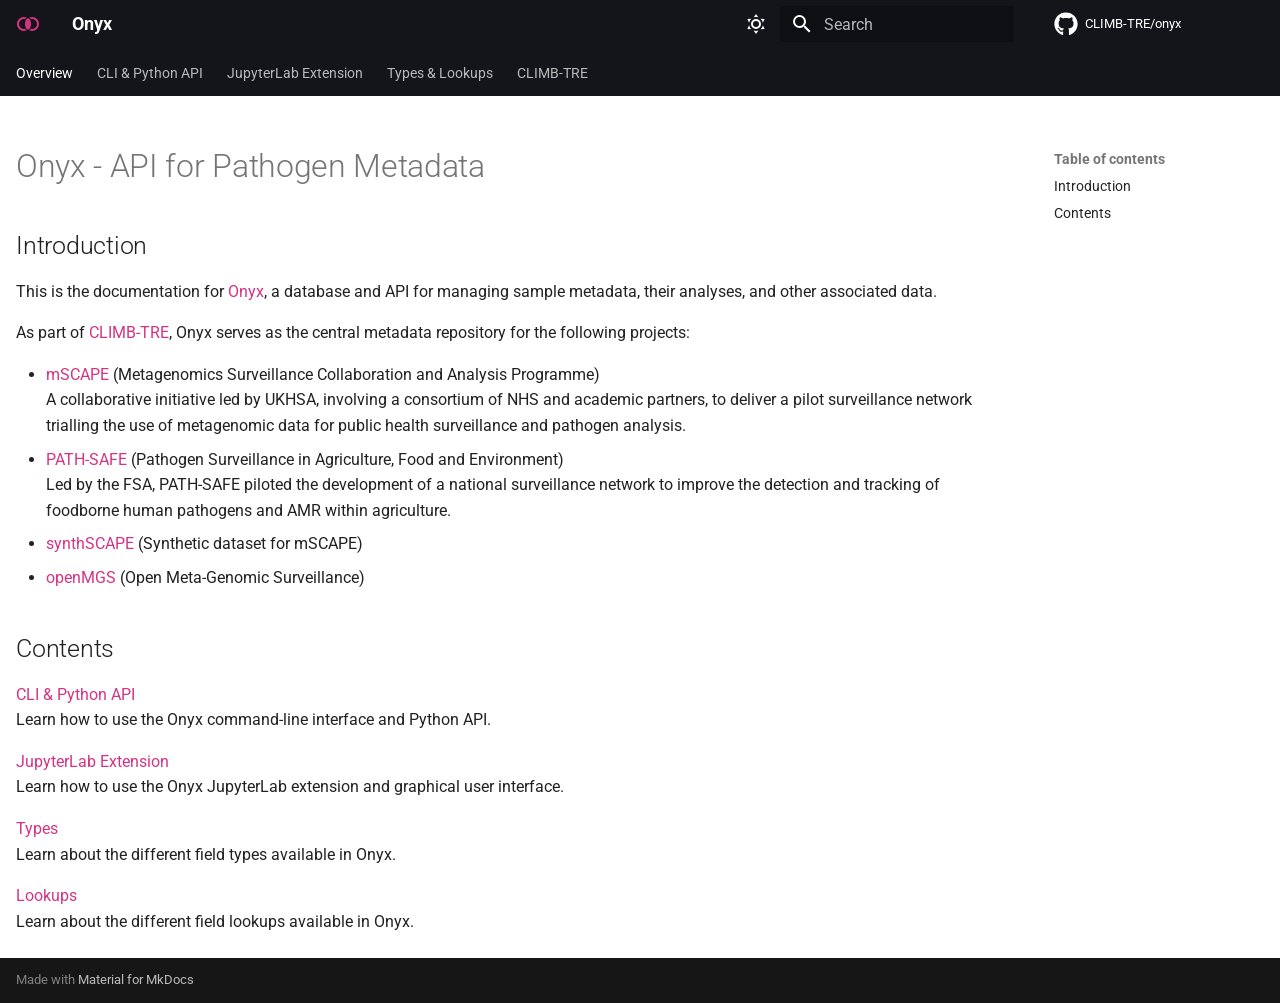
<file: index.html>
<!doctype html>
<html lang="en" class="no-js">
  <head>
    
      <meta charset="utf-8">
      <meta name="viewport" content="width=device-width,initial-scale=1">
      
      
        <meta name="author" content="CLIMB-TRE">
      
      
        <link rel="canonical" href="https://climb-tre.github.io/onyx/">
      
      
      
        <link rel="next" href="fields/types/">
      
      
        
      
      
      <link rel="icon" href="assets/logo.svg">
      <meta name="generator" content="mkdocs-1.6.1, mkdocs-material-9.7.7">
    
    
      
        <title>Onyx</title>
      
    
    
      <link rel="stylesheet" href="assets/stylesheets/main.ec1eaa64.min.css">
      
        
        <link rel="stylesheet" href="assets/stylesheets/palette.ab4e12ef.min.css">
      
      


    
    
      
    
    
      
        
        
        <link rel="preconnect" href="https://fonts.gstatic.com" crossorigin>
        <link rel="stylesheet" href="https://fonts.googleapis.com/css?family=Roboto:300,300i,400,400i,700,700i%7CRoboto+Mono:400,400i,700,700i&display=fallback">
        <style>:root{--md-text-font:"Roboto";--md-code-font:"Roboto Mono"}</style>
      
    
    
      <link rel="stylesheet" href="stylesheets/extra.css">
    
    <script>__md_scope=new URL(".",location),__md_hash=e=>[...e].reduce(((e,_)=>(e<<5)-e+_.charCodeAt(0)),0),__md_get=(e,_=localStorage,t=__md_scope)=>JSON.parse(_.getItem(t.pathname+"."+e)),__md_set=(e,_,t=localStorage,a=__md_scope)=>{try{t.setItem(a.pathname+"."+e,JSON.stringify(_))}catch(e){}}</script>
    
      

    
    
  </head>
  
  
    
    
      
    
    
    
    
    <body dir="ltr" data-md-color-scheme="default" data-md-color-primary="black" data-md-color-accent="custom">
  
    
    <input class="md-toggle" data-md-toggle="drawer" type="checkbox" id="__drawer" autocomplete="off">
    <input class="md-toggle" data-md-toggle="search" type="checkbox" id="__search" autocomplete="off">
    <label class="md-overlay" for="__drawer"></label>
    <div data-md-component="skip">
      
        
        <a href="#onyx-api-for-pathogen-metadata" class="md-skip">
          Skip to content
        </a>
      
    </div>
    <div data-md-component="announce">
      
    </div>
    
    
      

<header class="md-header" data-md-component="header">
  <nav class="md-header__inner md-grid" aria-label="Header">
    <a href="." title="Onyx" class="md-header__button md-logo" aria-label="Onyx" data-md-component="logo">
      
  <img src="assets/logo.svg" alt="logo">

    </a>
    <label class="md-header__button md-icon" for="__drawer">
      
      <svg xmlns="http://www.w3.org/2000/svg" viewBox="0 0 24 24"><path d="M3 6h18v2H3zm0 5h18v2H3zm0 5h18v2H3z"/></svg>
    </label>
    <div class="md-header__title" data-md-component="header-title">
      <div class="md-header__ellipsis">
        <div class="md-header__topic">
          <span class="md-ellipsis">
            Onyx
          </span>
        </div>
        <div class="md-header__topic" data-md-component="header-topic">
          <span class="md-ellipsis">
            
              Overview
            
          </span>
        </div>
      </div>
    </div>
    
      
        <form class="md-header__option" data-md-component="palette">
  
    
    
    
    <input class="md-option" data-md-color-media="(prefers-color-scheme: light)" data-md-color-scheme="default" data-md-color-primary="black" data-md-color-accent="custom"  aria-label="Switch to dark mode"  type="radio" name="__palette" id="__palette_0">
    
      <label class="md-header__button md-icon" title="Switch to dark mode" for="__palette_1" hidden>
        <svg xmlns="http://www.w3.org/2000/svg" viewBox="0 0 24 24"><path d="M12 7a5 5 0 0 1 5 5 5 5 0 0 1-5 5 5 5 0 0 1-5-5 5 5 0 0 1 5-5m0 2a3 3 0 0 0-3 3 3 3 0 0 0 3 3 3 3 0 0 0 3-3 3 3 0 0 0-3-3m0-7 2.39 3.42C13.65 5.15 12.84 5 12 5s-1.65.15-2.39.42zM3.34 7l4.16-.35A7.2 7.2 0 0 0 5.94 8.5c-.44.74-.69 1.5-.83 2.29zm.02 10 1.76-3.77a7.131 7.131 0 0 0 2.38 4.14zM20.65 7l-1.77 3.79a7.02 7.02 0 0 0-2.38-4.15zm-.01 10-4.14.36c.59-.51 1.12-1.14 1.54-1.86.42-.73.69-1.5.83-2.29zM12 22l-2.41-3.44c.74.27 1.55.44 2.41.44.82 0 1.63-.17 2.37-.44z"/></svg>
      </label>
    
  
    
    
    
    <input class="md-option" data-md-color-media="(prefers-color-scheme: dark)" data-md-color-scheme="slate" data-md-color-primary="black" data-md-color-accent="custom"  aria-label="Switch to light mode"  type="radio" name="__palette" id="__palette_1">
    
      <label class="md-header__button md-icon" title="Switch to light mode" for="__palette_0" hidden>
        <svg xmlns="http://www.w3.org/2000/svg" viewBox="0 0 24 24"><path d="m17.75 4.09-2.53 1.94.91 3.06-2.63-1.81-2.63 1.81.91-3.06-2.53-1.94L12.44 4l1.06-3 1.06 3zm3.5 6.91-1.64 1.25.59 1.98-1.7-1.17-1.7 1.17.59-1.98L15.75 11l2.06-.05L18.5 9l.69 1.95zm-2.28 4.95c.83-.08 1.72 1.1 1.19 1.85-.32.45-.66.87-1.08 1.27C15.17 23 8.84 23 4.94 19.07c-3.91-3.9-3.91-10.24 0-14.14.4-.4.82-.76 1.27-1.08.75-.53 1.93.36 1.85 1.19-.27 2.86.69 5.83 2.89 8.02a9.96 9.96 0 0 0 8.02 2.89m-1.64 2.02a12.08 12.08 0 0 1-7.8-3.47c-2.17-2.19-3.33-5-3.49-7.82-2.81 3.14-2.7 7.96.31 10.98 3.02 3.01 7.84 3.12 10.98.31"/></svg>
      </label>
    
  
</form>
      
    
    
      <script>var palette=__md_get("__palette");if(palette&&palette.color){if("(prefers-color-scheme)"===palette.color.media){var media=matchMedia("(prefers-color-scheme: light)"),input=document.querySelector(media.matches?"[data-md-color-media='(prefers-color-scheme: light)']":"[data-md-color-media='(prefers-color-scheme: dark)']");palette.color.media=input.getAttribute("data-md-color-media"),palette.color.scheme=input.getAttribute("data-md-color-scheme"),palette.color.primary=input.getAttribute("data-md-color-primary"),palette.color.accent=input.getAttribute("data-md-color-accent")}for(var[key,value]of Object.entries(palette.color))document.body.setAttribute("data-md-color-"+key,value)}</script>
    
    
    
      
      
        <label class="md-header__button md-icon" for="__search">
          
          <svg xmlns="http://www.w3.org/2000/svg" viewBox="0 0 24 24"><path d="M9.5 3A6.5 6.5 0 0 1 16 9.5c0 1.61-.59 3.09-1.56 4.23l.27.27h.79l5 5-1.5 1.5-5-5v-.79l-.27-.27A6.52 6.52 0 0 1 9.5 16 6.5 6.5 0 0 1 3 9.5 6.5 6.5 0 0 1 9.5 3m0 2C7 5 5 7 5 9.5S7 14 9.5 14 14 12 14 9.5 12 5 9.5 5"/></svg>
        </label>
        <div class="md-search" data-md-component="search" role="dialog">
  <label class="md-search__overlay" for="__search"></label>
  <div class="md-search__inner" role="search">
    <form class="md-search__form" name="search">
      <input type="text" class="md-search__input" name="query" aria-label="Search" placeholder="Search" autocapitalize="off" autocorrect="off" autocomplete="off" spellcheck="false" data-md-component="search-query" required>
      <label class="md-search__icon md-icon" for="__search">
        
        <svg xmlns="http://www.w3.org/2000/svg" viewBox="0 0 24 24"><path d="M9.5 3A6.5 6.5 0 0 1 16 9.5c0 1.61-.59 3.09-1.56 4.23l.27.27h.79l5 5-1.5 1.5-5-5v-.79l-.27-.27A6.52 6.52 0 0 1 9.5 16 6.5 6.5 0 0 1 3 9.5 6.5 6.5 0 0 1 9.5 3m0 2C7 5 5 7 5 9.5S7 14 9.5 14 14 12 14 9.5 12 5 9.5 5"/></svg>
        
        <svg xmlns="http://www.w3.org/2000/svg" viewBox="0 0 24 24"><path d="M20 11v2H8l5.5 5.5-1.42 1.42L4.16 12l7.92-7.92L13.5 5.5 8 11z"/></svg>
      </label>
      <nav class="md-search__options" aria-label="Search">
        
        <button type="reset" class="md-search__icon md-icon" title="Clear" aria-label="Clear" tabindex="-1">
          
          <svg xmlns="http://www.w3.org/2000/svg" viewBox="0 0 24 24"><path d="M19 6.41 17.59 5 12 10.59 6.41 5 5 6.41 10.59 12 5 17.59 6.41 19 12 13.41 17.59 19 19 17.59 13.41 12z"/></svg>
        </button>
      </nav>
      
    </form>
    <div class="md-search__output">
      <div class="md-search__scrollwrap" tabindex="0" data-md-scrollfix>
        <div class="md-search-result" data-md-component="search-result">
          <div class="md-search-result__meta">
            Initializing search
          </div>
          <ol class="md-search-result__list" role="presentation"></ol>
        </div>
      </div>
    </div>
  </div>
</div>
      
    
    
      <div class="md-header__source">
        <a href="https://github.com/CLIMB-TRE/onyx/" title="Go to repository" class="md-source" data-md-component="source">
  <div class="md-source__icon md-icon">
    
    <svg xmlns="http://www.w3.org/2000/svg" viewBox="0 0 512 512"><!--! Font Awesome Free 7.1.0 by @fontawesome - https://fontawesome.com License - https://fontawesome.com/license/free (Icons: CC BY 4.0, Fonts: SIL OFL 1.1, Code: MIT License) Copyright 2025 Fonticons, Inc.--><path d="M173.9 397.4c0 2-2.3 3.6-5.2 3.6-3.3.3-5.6-1.3-5.6-3.6 0-2 2.3-3.6 5.2-3.6 3-.3 5.6 1.3 5.6 3.6m-31.1-4.5c-.7 2 1.3 4.3 4.3 4.9 2.6 1 5.6 0 6.2-2s-1.3-4.3-4.3-5.2c-2.6-.7-5.5.3-6.2 2.3m44.2-1.7c-2.9.7-4.9 2.6-4.6 4.9.3 2 2.9 3.3 5.9 2.6 2.9-.7 4.9-2.6 4.6-4.6-.3-1.9-3-3.2-5.9-2.9M252.8 8C114.1 8 8 113.3 8 252c0 110.9 69.8 205.8 169.5 239.2 12.8 2.3 17.3-5.6 17.3-12.1 0-6.2-.3-40.4-.3-61.4 0 0-70 15-84.7-29.8 0 0-11.4-29.1-27.8-36.6 0 0-22.9-15.7 1.6-15.4 0 0 24.9 2 38.6 25.8 21.9 38.6 58.6 27.5 72.9 20.9 2.3-16 8.8-27.1 16-33.7-55.9-6.2-112.3-14.3-112.3-110.5 0-27.5 7.6-41.3 23.6-58.9-2.6-6.5-11.1-33.3 2.6-67.9 20.9-6.5 69 27 69 27 20-5.6 41.5-8.5 62.8-8.5s42.8 2.9 62.8 8.5c0 0 48.1-33.6 69-27 13.7 34.7 5.2 61.4 2.6 67.9 16 17.7 25.8 31.5 25.8 58.9 0 96.5-58.9 104.2-114.8 110.5 9.2 7.9 17 22.9 17 46.4 0 33.7-.3 75.4-.3 83.6 0 6.5 4.6 14.4 17.3 12.1C436.2 457.8 504 362.9 504 252 504 113.3 391.5 8 252.8 8M105.2 352.9c-1.3 1-1 3.3.7 5.2 1.6 1.6 3.9 2.3 5.2 1 1.3-1 1-3.3-.7-5.2-1.6-1.6-3.9-2.3-5.2-1m-10.8-8.1c-.7 1.3.3 2.9 2.3 3.9 1.6 1 3.6.7 4.3-.7.7-1.3-.3-2.9-2.3-3.9-2-.6-3.6-.3-4.3.7m32.4 35.6c-1.6 1.3-1 4.3 1.3 6.2 2.3 2.3 5.2 2.6 6.5 1 1.3-1.3.7-4.3-1.3-6.2-2.2-2.3-5.2-2.6-6.5-1m-11.4-14.7c-1.6 1-1.6 3.6 0 5.9s4.3 3.3 5.6 2.3c1.6-1.3 1.6-3.9 0-6.2-1.4-2.3-4-3.3-5.6-2"/></svg>
  </div>
  <div class="md-source__repository">
    CLIMB-TRE/onyx
  </div>
</a>
      </div>
    
  </nav>
  
</header>
    
    <div class="md-container" data-md-component="container">
      
      
        
          
            
<nav class="md-tabs" aria-label="Tabs" data-md-component="tabs">
  <div class="md-grid">
    <ul class="md-tabs__list">
      
        
  
  
  
    
  
  
    <li class="md-tabs__item md-tabs__item--active">
      <a href="." class="md-tabs__link">
        
  
  
    
  
  Overview

      </a>
    </li>
  

      
        
  
  
  
  
    <li class="md-tabs__item">
      <a href="https://climb-tre.github.io/onyx-client/" class="md-tabs__link">
        
  
  
    
  
  CLI & Python API

      </a>
    </li>
  

      
        
  
  
  
  
    <li class="md-tabs__item">
      <a href="https://climb-tre.github.io/onyx-extension/" class="md-tabs__link">
        
  
  
    
  
  JupyterLab Extension

      </a>
    </li>
  

      
        
  
  
  
  
    
    
      <li class="md-tabs__item">
        <a href="fields/types/" class="md-tabs__link">
          
  
  
  Types & Lookups

        </a>
      </li>
    
  

      
        
  
  
  
  
    <li class="md-tabs__item">
      <a href="https://climb-tre.github.io" class="md-tabs__link">
        
  
  
    
  
  CLIMB-TRE

      </a>
    </li>
  

      
    </ul>
  </div>
</nav>
          
        
      
      <main class="md-main" data-md-component="main">
        <div class="md-main__inner md-grid">
          
            
              
                
              
              <div class="md-sidebar md-sidebar--primary" data-md-component="sidebar" data-md-type="navigation" hidden>
                <div class="md-sidebar__scrollwrap">
                  <div class="md-sidebar__inner">
                    


  


<nav class="md-nav md-nav--primary md-nav--lifted" aria-label="Navigation" data-md-level="0">
  <label class="md-nav__title" for="__drawer">
    <a href="." title="Onyx" class="md-nav__button md-logo" aria-label="Onyx" data-md-component="logo">
      
  <img src="assets/logo.svg" alt="logo">

    </a>
    Onyx
  </label>
  
    <div class="md-nav__source">
      <a href="https://github.com/CLIMB-TRE/onyx/" title="Go to repository" class="md-source" data-md-component="source">
  <div class="md-source__icon md-icon">
    
    <svg xmlns="http://www.w3.org/2000/svg" viewBox="0 0 512 512"><!--! Font Awesome Free 7.1.0 by @fontawesome - https://fontawesome.com License - https://fontawesome.com/license/free (Icons: CC BY 4.0, Fonts: SIL OFL 1.1, Code: MIT License) Copyright 2025 Fonticons, Inc.--><path d="M173.9 397.4c0 2-2.3 3.6-5.2 3.6-3.3.3-5.6-1.3-5.6-3.6 0-2 2.3-3.6 5.2-3.6 3-.3 5.6 1.3 5.6 3.6m-31.1-4.5c-.7 2 1.3 4.3 4.3 4.9 2.6 1 5.6 0 6.2-2s-1.3-4.3-4.3-5.2c-2.6-.7-5.5.3-6.2 2.3m44.2-1.7c-2.9.7-4.9 2.6-4.6 4.9.3 2 2.9 3.3 5.9 2.6 2.9-.7 4.9-2.6 4.6-4.6-.3-1.9-3-3.2-5.9-2.9M252.8 8C114.1 8 8 113.3 8 252c0 110.9 69.8 205.8 169.5 239.2 12.8 2.3 17.3-5.6 17.3-12.1 0-6.2-.3-40.4-.3-61.4 0 0-70 15-84.7-29.8 0 0-11.4-29.1-27.8-36.6 0 0-22.9-15.7 1.6-15.4 0 0 24.9 2 38.6 25.8 21.9 38.6 58.6 27.5 72.9 20.9 2.3-16 8.8-27.1 16-33.7-55.9-6.2-112.3-14.3-112.3-110.5 0-27.5 7.6-41.3 23.6-58.9-2.6-6.5-11.1-33.3 2.6-67.9 20.9-6.5 69 27 69 27 20-5.6 41.5-8.5 62.8-8.5s42.8 2.9 62.8 8.5c0 0 48.1-33.6 69-27 13.7 34.7 5.2 61.4 2.6 67.9 16 17.7 25.8 31.5 25.8 58.9 0 96.5-58.9 104.2-114.8 110.5 9.2 7.9 17 22.9 17 46.4 0 33.7-.3 75.4-.3 83.6 0 6.5 4.6 14.4 17.3 12.1C436.2 457.8 504 362.9 504 252 504 113.3 391.5 8 252.8 8M105.2 352.9c-1.3 1-1 3.3.7 5.2 1.6 1.6 3.9 2.3 5.2 1 1.3-1 1-3.3-.7-5.2-1.6-1.6-3.9-2.3-5.2-1m-10.8-8.1c-.7 1.3.3 2.9 2.3 3.9 1.6 1 3.6.7 4.3-.7.7-1.3-.3-2.9-2.3-3.9-2-.6-3.6-.3-4.3.7m32.4 35.6c-1.6 1.3-1 4.3 1.3 6.2 2.3 2.3 5.2 2.6 6.5 1 1.3-1.3.7-4.3-1.3-6.2-2.2-2.3-5.2-2.6-6.5-1m-11.4-14.7c-1.6 1-1.6 3.6 0 5.9s4.3 3.3 5.6 2.3c1.6-1.3 1.6-3.9 0-6.2-1.4-2.3-4-3.3-5.6-2"/></svg>
  </div>
  <div class="md-source__repository">
    CLIMB-TRE/onyx
  </div>
</a>
    </div>
  
  <ul class="md-nav__list" data-md-scrollfix>
    
      
      
  
  
    
  
  
  
    <li class="md-nav__item md-nav__item--active">
      
      <input class="md-nav__toggle md-toggle" type="checkbox" id="__toc">
      
      
        
      
      
        <label class="md-nav__link md-nav__link--active" for="__toc">
          
  
  
  <span class="md-ellipsis">
    
  
    Overview
  

    
  </span>
  
  

          <span class="md-nav__icon md-icon"></span>
        </label>
      
      <a href="." class="md-nav__link md-nav__link--active">
        
  
  
  <span class="md-ellipsis">
    
  
    Overview
  

    
  </span>
  
  

      </a>
      
        

<nav class="md-nav md-nav--secondary" aria-label="Table of contents">
  
  
  
    
  
  
    <label class="md-nav__title" for="__toc">
      <span class="md-nav__icon md-icon"></span>
      Table of contents
    </label>
    <ul class="md-nav__list" data-md-component="toc" data-md-scrollfix>
      
        <li class="md-nav__item">
  <a href="#introduction" class="md-nav__link">
    <span class="md-ellipsis">
      
        Introduction
      
    </span>
  </a>
  
</li>
      
        <li class="md-nav__item">
  <a href="#contents" class="md-nav__link">
    <span class="md-ellipsis">
      
        Contents
      
    </span>
  </a>
  
</li>
      
    </ul>
  
</nav>
      
    </li>
  

    
      
      
  
  
  
  
    <li class="md-nav__item">
      <a href="https://climb-tre.github.io/onyx-client/" class="md-nav__link">
        
  
  
  <span class="md-ellipsis">
    
  
    CLI & Python API
  

    
  </span>
  
  

      </a>
    </li>
  

    
      
      
  
  
  
  
    <li class="md-nav__item">
      <a href="https://climb-tre.github.io/onyx-extension/" class="md-nav__link">
        
  
  
  <span class="md-ellipsis">
    
  
    JupyterLab Extension
  

    
  </span>
  
  

      </a>
    </li>
  

    
      
      
  
  
  
  
    
    
    
    
      
      
        
      
    
    
    <li class="md-nav__item md-nav__item--nested">
      
        
        
        <input class="md-nav__toggle md-toggle " type="checkbox" id="__nav_4" >
        
          
          <label class="md-nav__link" for="__nav_4" id="__nav_4_label" tabindex="0">
            
  
  
  <span class="md-ellipsis">
    
  
    Types & Lookups
  

    
  </span>
  
  

            <span class="md-nav__icon md-icon"></span>
          </label>
        
        <nav class="md-nav" data-md-level="1" aria-labelledby="__nav_4_label" aria-expanded="false">
          <label class="md-nav__title" for="__nav_4">
            <span class="md-nav__icon md-icon"></span>
            
  
    Types & Lookups
  

          </label>
          <ul class="md-nav__list" data-md-scrollfix>
            
              
                
  
  
  
  
    <li class="md-nav__item">
      <a href="fields/types/" class="md-nav__link">
        
  
  
  <span class="md-ellipsis">
    
  
    Types
  

    
  </span>
  
  

      </a>
    </li>
  

              
            
              
                
  
  
  
  
    <li class="md-nav__item">
      <a href="fields/lookups/" class="md-nav__link">
        
  
  
  <span class="md-ellipsis">
    
  
    Lookups
  

    
  </span>
  
  

      </a>
    </li>
  

              
            
          </ul>
        </nav>
      
    </li>
  

    
      
      
  
  
  
  
    <li class="md-nav__item">
      <a href="https://climb-tre.github.io" class="md-nav__link">
        
  
  
  <span class="md-ellipsis">
    
  
    CLIMB-TRE
  

    
  </span>
  
  

      </a>
    </li>
  

    
  </ul>
</nav>
                  </div>
                </div>
              </div>
            
            
              
                
              
              <div class="md-sidebar md-sidebar--secondary" data-md-component="sidebar" data-md-type="toc" >
                <div class="md-sidebar__scrollwrap">
                  <div class="md-sidebar__inner">
                    

<nav class="md-nav md-nav--secondary" aria-label="Table of contents">
  
  
  
    
  
  
    <label class="md-nav__title" for="__toc">
      <span class="md-nav__icon md-icon"></span>
      Table of contents
    </label>
    <ul class="md-nav__list" data-md-component="toc" data-md-scrollfix>
      
        <li class="md-nav__item">
  <a href="#introduction" class="md-nav__link">
    <span class="md-ellipsis">
      
        Introduction
      
    </span>
  </a>
  
</li>
      
        <li class="md-nav__item">
  <a href="#contents" class="md-nav__link">
    <span class="md-ellipsis">
      
        Contents
      
    </span>
  </a>
  
</li>
      
    </ul>
  
</nav>
                  </div>
                </div>
              </div>
            
          
          
            <div class="md-content" data-md-component="content">
              
              <article class="md-content__inner md-typeset">
                
                  
  



  
  


<h1 id="onyx-api-for-pathogen-metadata">Onyx - API for Pathogen Metadata<a class="headerlink" href="#onyx-api-for-pathogen-metadata" title="Permanent link">&para;</a></h1>
<h2 id="introduction">Introduction<a class="headerlink" href="#introduction" title="Permanent link">&para;</a></h2>
<p>This is the documentation for <a href="https://github.com/CLIMB-TRE/onyx">Onyx</a>, a database and API for managing sample metadata, their analyses, and other associated data.</p>
<p>As part of <a href="https://climb-tre.github.io/">CLIMB-TRE</a>, Onyx serves as the central metadata repository for the following projects:</p>
<ul>
<li><a href="https://mscape.climb.ac.uk/">mSCAPE</a> (Metagenomics Surveillance Collaboration and Analysis Programme)<br>
  A collaborative initiative led by UKHSA, involving a consortium of NHS and academic partners, to deliver a pilot surveillance network trialling the use of metagenomic data for public health surveillance and pathogen analysis.</li>
<li><a href="https://www.food.gov.uk/our-work/pathogen-surveillance-in-agriculture-food-and-environment-path-safe-programme">PATH-SAFE</a> (Pathogen Surveillance in Agriculture, Food and Environment)<br>
  Led by the FSA, PATH-SAFE piloted the development of a national surveillance network to improve the detection and tracking of foodborne human pathogens and AMR within agriculture.</li>
<li><a href="https://climb-tre.github.io/synthscape/">synthSCAPE</a> (Synthetic dataset for mSCAPE)</li>
<li><a href="https://climb-tre.github.io/openmgs/">openMGS</a> (Open Meta-Genomic Surveillance)</li>
</ul>
<h2 id="contents">Contents<a class="headerlink" href="#contents" title="Permanent link">&para;</a></h2>
<p><a href="https://climb-tre.github.io/onyx-client">CLI &amp; Python API</a><br>
Learn how to use the Onyx command-line interface and Python API.</p>
<p><a href="https://climb-tre.github.io/onyx-extension">JupyterLab Extension</a><br>
Learn how to use the Onyx JupyterLab extension and graphical user interface.</p>
<p><a href="fields/types/">Types</a><br>
Learn about the different field types available in Onyx.</p>
<p><a href="fields/lookups/">Lookups</a><br>
Learn about the different field lookups available in Onyx.</p>







  
  




  



                
              </article>
            </div>
          
          
<script>var target=document.getElementById(location.hash.slice(1));target&&target.name&&(target.checked=target.name.startsWith("__tabbed_"))</script>
        </div>
        
          <button type="button" class="md-top md-icon" data-md-component="top" hidden>
  
  <svg xmlns="http://www.w3.org/2000/svg" viewBox="0 0 24 24"><path d="M13 20h-2V8l-5.5 5.5-1.42-1.42L12 4.16l7.92 7.92-1.42 1.42L13 8z"/></svg>
  Back to top
</button>
        
      </main>
      
        <footer class="md-footer">
  
    
      
        
      
      <nav class="md-footer__inner md-grid" aria-label="Footer" hidden>
        
        
          
          <a href="fields/types/" class="md-footer__link md-footer__link--next" aria-label="Next: Types">
            <div class="md-footer__title">
              <span class="md-footer__direction">
                Next
              </span>
              <div class="md-ellipsis">
                Types
              </div>
            </div>
            <div class="md-footer__button md-icon">
              
              <svg xmlns="http://www.w3.org/2000/svg" viewBox="0 0 24 24"><path d="M4 11v2h12l-5.5 5.5 1.42 1.42L19.84 12l-7.92-7.92L10.5 5.5 16 11z"/></svg>
            </div>
          </a>
        
      </nav>
    
  
  <div class="md-footer-meta md-typeset">
    <div class="md-footer-meta__inner md-grid">
      <div class="md-copyright">
  
  
    Made with
    <a href="https://squidfunk.github.io/mkdocs-material/" target="_blank" rel="noopener">
      Material for MkDocs
    </a>
  
</div>
      
    </div>
  </div>
</footer>
      
    </div>
    <div class="md-dialog" data-md-component="dialog">
      <div class="md-dialog__inner md-typeset"></div>
    </div>
    
    
    
      
      
      <script id="__config" type="application/json">{"annotate": null, "base": ".", "features": ["navigation.tabs", "navigation.top", "navigation.sections", "navigation.footer", "content.code.copy"], "search": "assets/javascripts/workers/search.2c215733.min.js", "tags": null, "translations": {"clipboard.copied": "Copied to clipboard", "clipboard.copy": "Copy to clipboard", "search.result.more.one": "1 more on this page", "search.result.more.other": "# more on this page", "search.result.none": "No matching documents", "search.result.one": "1 matching document", "search.result.other": "# matching documents", "search.result.placeholder": "Type to start searching", "search.result.term.missing": "Missing", "select.version": "Select version"}, "version": null}</script>
    
    
      <script src="assets/javascripts/bundle.d7400e89.min.js"></script>
      
    
  </body>
</html>
</file>
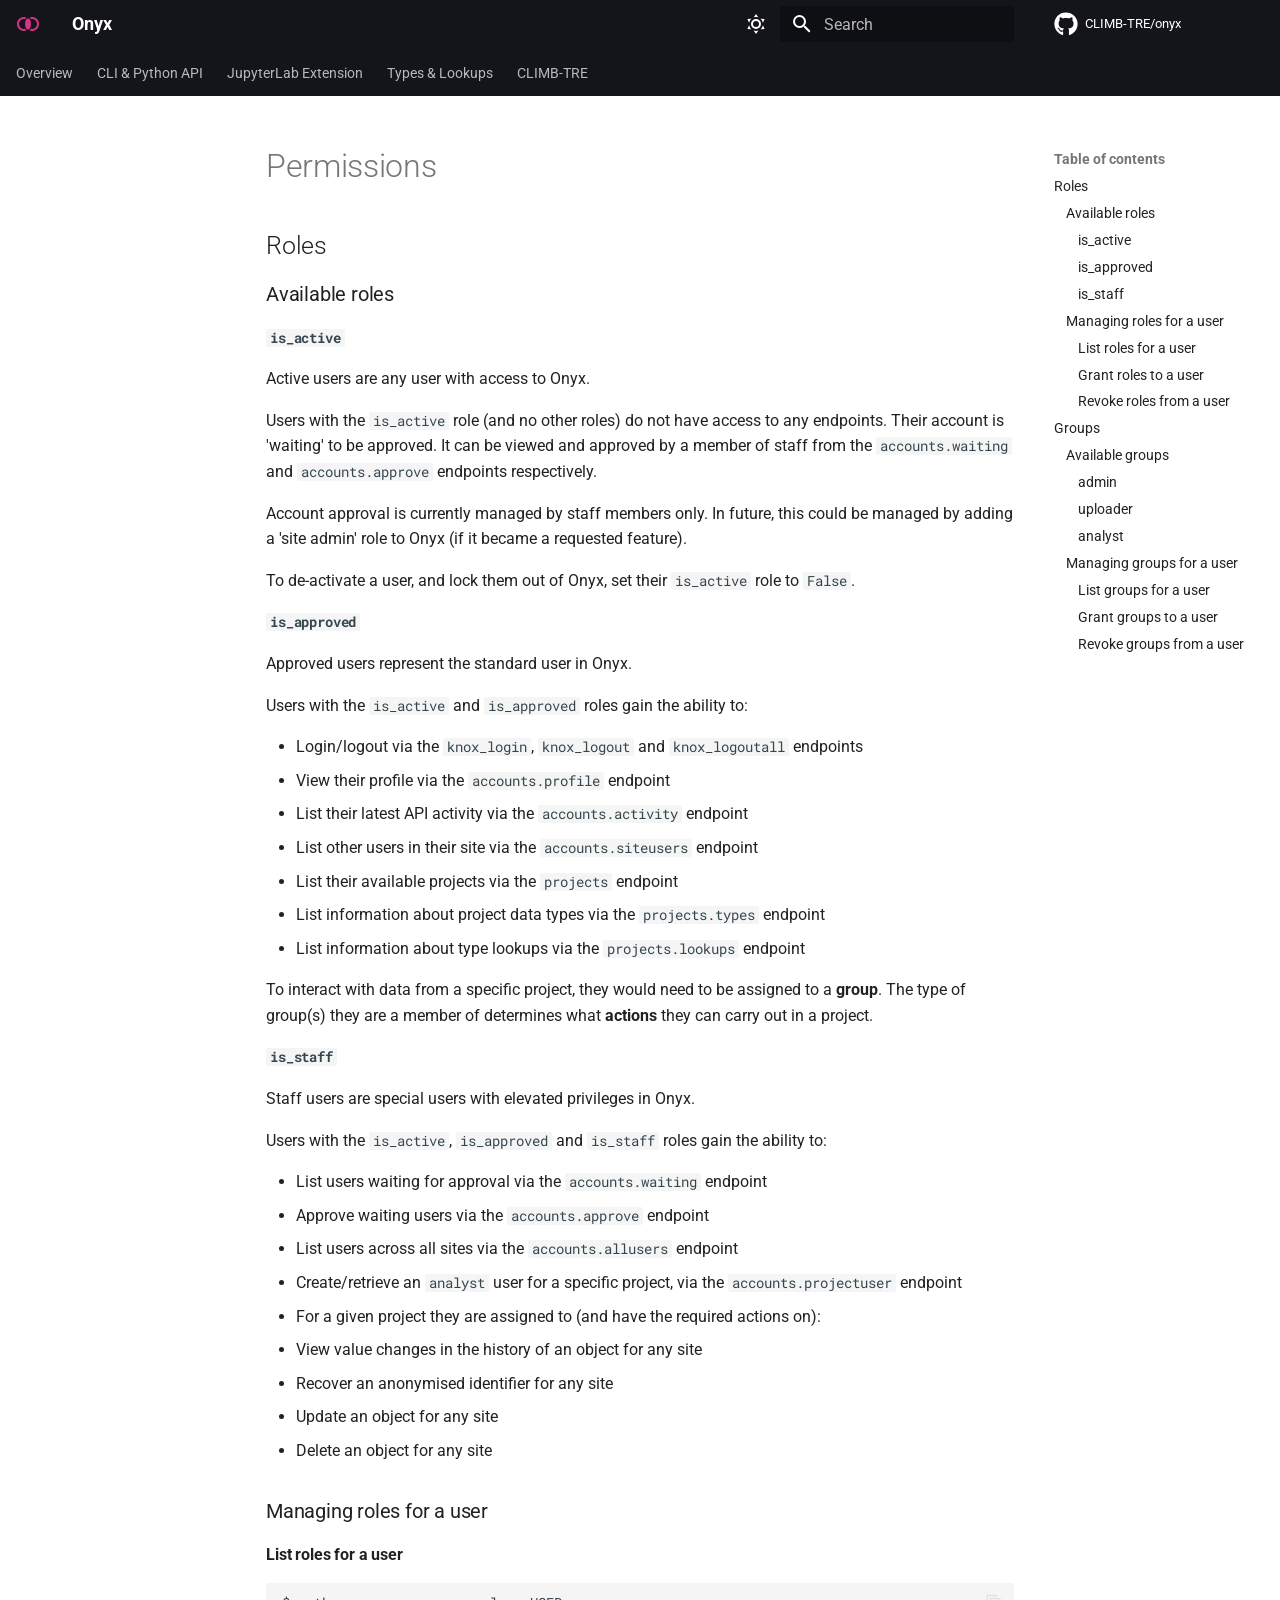
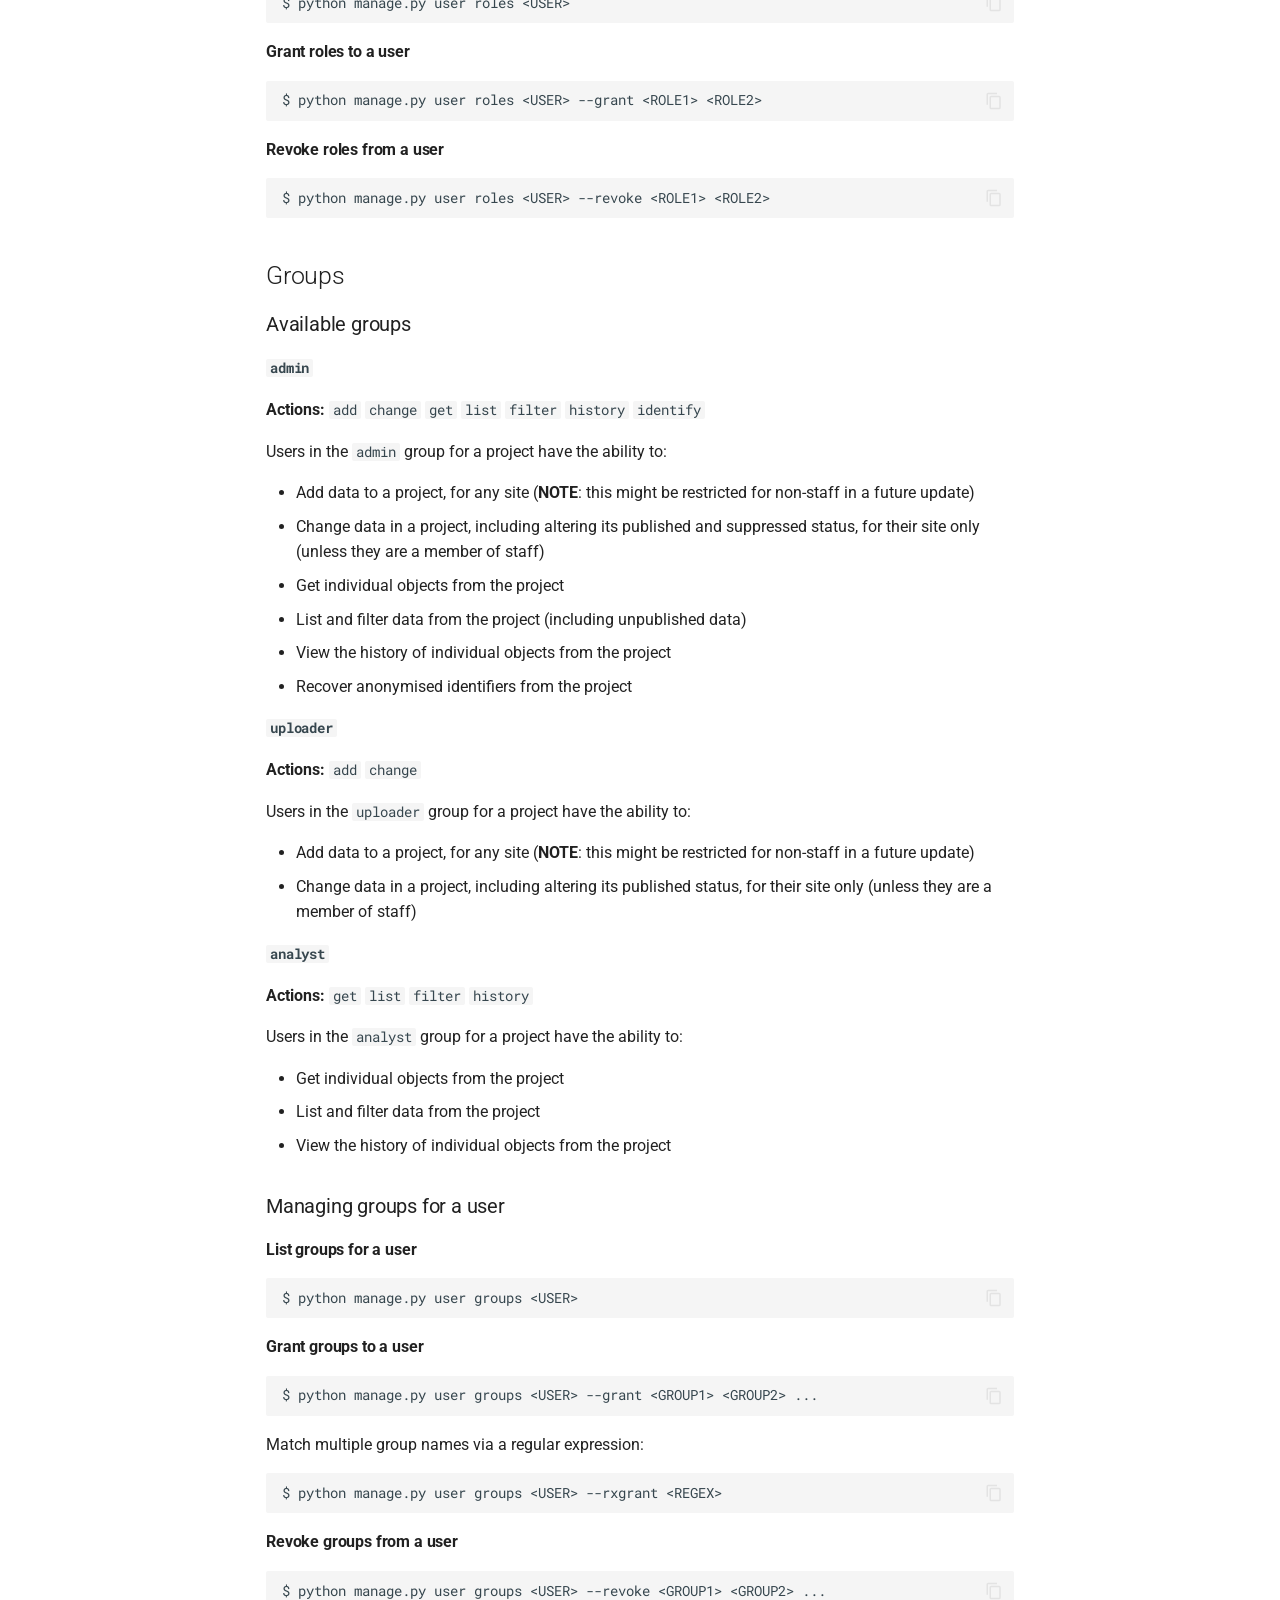
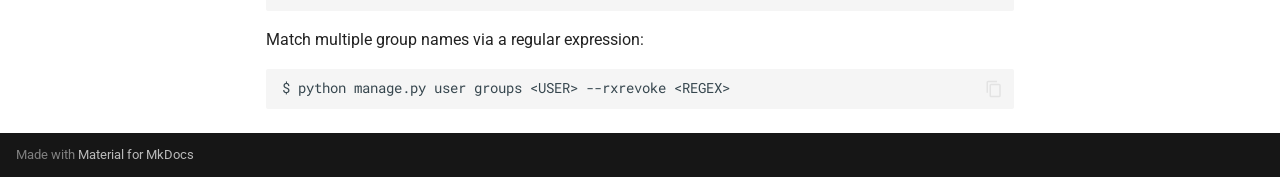
<file: backend/permissions/index.html>
<!doctype html>
<html lang="en" class="no-js">
  <head>
    
      <meta charset="utf-8">
      <meta name="viewport" content="width=device-width,initial-scale=1">
      
      
        <meta name="author" content="CLIMB-TRE">
      
      
        <link rel="canonical" href="https://climb-tre.github.io/onyx/backend/permissions/">
      
      
      
      
      <link rel="icon" href="../../assets/logo.svg">
      <meta name="generator" content="mkdocs-1.6.1, mkdocs-material-9.6.19">
    
    
      
        <title>Permissions - Onyx</title>
      
    
    
      <link rel="stylesheet" href="../../assets/stylesheets/main.7e37652d.min.css">
      
        
        <link rel="stylesheet" href="../../assets/stylesheets/palette.06af60db.min.css">
      
      


    
    
      
    
    
      
        
        
        <link rel="preconnect" href="https://fonts.gstatic.com" crossorigin>
        <link rel="stylesheet" href="https://fonts.googleapis.com/css?family=Roboto:300,300i,400,400i,700,700i%7CRoboto+Mono:400,400i,700,700i&display=fallback">
        <style>:root{--md-text-font:"Roboto";--md-code-font:"Roboto Mono"}</style>
      
    
    
      <link rel="stylesheet" href="../../stylesheets/extra.css">
    
    <script>__md_scope=new URL("../..",location),__md_hash=e=>[...e].reduce(((e,_)=>(e<<5)-e+_.charCodeAt(0)),0),__md_get=(e,_=localStorage,t=__md_scope)=>JSON.parse(_.getItem(t.pathname+"."+e)),__md_set=(e,_,t=localStorage,a=__md_scope)=>{try{t.setItem(a.pathname+"."+e,JSON.stringify(_))}catch(e){}}</script>
    
      

    
    
    
  </head>
  
  
    
    
      
    
    
    
    
    <body dir="ltr" data-md-color-scheme="default" data-md-color-primary="black" data-md-color-accent="custom">
  
    
    <input class="md-toggle" data-md-toggle="drawer" type="checkbox" id="__drawer" autocomplete="off">
    <input class="md-toggle" data-md-toggle="search" type="checkbox" id="__search" autocomplete="off">
    <label class="md-overlay" for="__drawer"></label>
    <div data-md-component="skip">
      
        
        <a href="#permissions" class="md-skip">
          Skip to content
        </a>
      
    </div>
    <div data-md-component="announce">
      
    </div>
    
    
      

<header class="md-header" data-md-component="header">
  <nav class="md-header__inner md-grid" aria-label="Header">
    <a href="../.." title="Onyx" class="md-header__button md-logo" aria-label="Onyx" data-md-component="logo">
      
  <img src="../../assets/logo.svg" alt="logo">

    </a>
    <label class="md-header__button md-icon" for="__drawer">
      
      <svg xmlns="http://www.w3.org/2000/svg" viewBox="0 0 24 24"><path d="M3 6h18v2H3zm0 5h18v2H3zm0 5h18v2H3z"/></svg>
    </label>
    <div class="md-header__title" data-md-component="header-title">
      <div class="md-header__ellipsis">
        <div class="md-header__topic">
          <span class="md-ellipsis">
            Onyx
          </span>
        </div>
        <div class="md-header__topic" data-md-component="header-topic">
          <span class="md-ellipsis">
            
              Permissions
            
          </span>
        </div>
      </div>
    </div>
    
      
        <form class="md-header__option" data-md-component="palette">
  
    
    
    
    <input class="md-option" data-md-color-media="(prefers-color-scheme: light)" data-md-color-scheme="default" data-md-color-primary="black" data-md-color-accent="custom"  aria-label="Switch to dark mode"  type="radio" name="__palette" id="__palette_0">
    
      <label class="md-header__button md-icon" title="Switch to dark mode" for="__palette_1" hidden>
        <svg xmlns="http://www.w3.org/2000/svg" viewBox="0 0 24 24"><path d="M12 7a5 5 0 0 1 5 5 5 5 0 0 1-5 5 5 5 0 0 1-5-5 5 5 0 0 1 5-5m0 2a3 3 0 0 0-3 3 3 3 0 0 0 3 3 3 3 0 0 0 3-3 3 3 0 0 0-3-3m0-7 2.39 3.42C13.65 5.15 12.84 5 12 5s-1.65.15-2.39.42zM3.34 7l4.16-.35A7.2 7.2 0 0 0 5.94 8.5c-.44.74-.69 1.5-.83 2.29zm.02 10 1.76-3.77a7.131 7.131 0 0 0 2.38 4.14zM20.65 7l-1.77 3.79a7.02 7.02 0 0 0-2.38-4.15zm-.01 10-4.14.36c.59-.51 1.12-1.14 1.54-1.86.42-.73.69-1.5.83-2.29zM12 22l-2.41-3.44c.74.27 1.55.44 2.41.44.82 0 1.63-.17 2.37-.44z"/></svg>
      </label>
    
  
    
    
    
    <input class="md-option" data-md-color-media="(prefers-color-scheme: dark)" data-md-color-scheme="slate" data-md-color-primary="black" data-md-color-accent="custom"  aria-label="Switch to light mode"  type="radio" name="__palette" id="__palette_1">
    
      <label class="md-header__button md-icon" title="Switch to light mode" for="__palette_0" hidden>
        <svg xmlns="http://www.w3.org/2000/svg" viewBox="0 0 24 24"><path d="m17.75 4.09-2.53 1.94.91 3.06-2.63-1.81-2.63 1.81.91-3.06-2.53-1.94L12.44 4l1.06-3 1.06 3zm3.5 6.91-1.64 1.25.59 1.98-1.7-1.17-1.7 1.17.59-1.98L15.75 11l2.06-.05L18.5 9l.69 1.95zm-2.28 4.95c.83-.08 1.72 1.1 1.19 1.85-.32.45-.66.87-1.08 1.27C15.17 23 8.84 23 4.94 19.07c-3.91-3.9-3.91-10.24 0-14.14.4-.4.82-.76 1.27-1.08.75-.53 1.93.36 1.85 1.19-.27 2.86.69 5.83 2.89 8.02a9.96 9.96 0 0 0 8.02 2.89m-1.64 2.02a12.08 12.08 0 0 1-7.8-3.47c-2.17-2.19-3.33-5-3.49-7.82-2.81 3.14-2.7 7.96.31 10.98 3.02 3.01 7.84 3.12 10.98.31"/></svg>
      </label>
    
  
</form>
      
    
    
      <script>var palette=__md_get("__palette");if(palette&&palette.color){if("(prefers-color-scheme)"===palette.color.media){var media=matchMedia("(prefers-color-scheme: light)"),input=document.querySelector(media.matches?"[data-md-color-media='(prefers-color-scheme: light)']":"[data-md-color-media='(prefers-color-scheme: dark)']");palette.color.media=input.getAttribute("data-md-color-media"),palette.color.scheme=input.getAttribute("data-md-color-scheme"),palette.color.primary=input.getAttribute("data-md-color-primary"),palette.color.accent=input.getAttribute("data-md-color-accent")}for(var[key,value]of Object.entries(palette.color))document.body.setAttribute("data-md-color-"+key,value)}</script>
    
    
    
      
      
        <label class="md-header__button md-icon" for="__search">
          
          <svg xmlns="http://www.w3.org/2000/svg" viewBox="0 0 24 24"><path d="M9.5 3A6.5 6.5 0 0 1 16 9.5c0 1.61-.59 3.09-1.56 4.23l.27.27h.79l5 5-1.5 1.5-5-5v-.79l-.27-.27A6.52 6.52 0 0 1 9.5 16 6.5 6.5 0 0 1 3 9.5 6.5 6.5 0 0 1 9.5 3m0 2C7 5 5 7 5 9.5S7 14 9.5 14 14 12 14 9.5 12 5 9.5 5"/></svg>
        </label>
        <div class="md-search" data-md-component="search" role="dialog">
  <label class="md-search__overlay" for="__search"></label>
  <div class="md-search__inner" role="search">
    <form class="md-search__form" name="search">
      <input type="text" class="md-search__input" name="query" aria-label="Search" placeholder="Search" autocapitalize="off" autocorrect="off" autocomplete="off" spellcheck="false" data-md-component="search-query" required>
      <label class="md-search__icon md-icon" for="__search">
        
        <svg xmlns="http://www.w3.org/2000/svg" viewBox="0 0 24 24"><path d="M9.5 3A6.5 6.5 0 0 1 16 9.5c0 1.61-.59 3.09-1.56 4.23l.27.27h.79l5 5-1.5 1.5-5-5v-.79l-.27-.27A6.52 6.52 0 0 1 9.5 16 6.5 6.5 0 0 1 3 9.5 6.5 6.5 0 0 1 9.5 3m0 2C7 5 5 7 5 9.5S7 14 9.5 14 14 12 14 9.5 12 5 9.5 5"/></svg>
        
        <svg xmlns="http://www.w3.org/2000/svg" viewBox="0 0 24 24"><path d="M20 11v2H8l5.5 5.5-1.42 1.42L4.16 12l7.92-7.92L13.5 5.5 8 11z"/></svg>
      </label>
      <nav class="md-search__options" aria-label="Search">
        
        <button type="reset" class="md-search__icon md-icon" title="Clear" aria-label="Clear" tabindex="-1">
          
          <svg xmlns="http://www.w3.org/2000/svg" viewBox="0 0 24 24"><path d="M19 6.41 17.59 5 12 10.59 6.41 5 5 6.41 10.59 12 5 17.59 6.41 19 12 13.41 17.59 19 19 17.59 13.41 12z"/></svg>
        </button>
      </nav>
      
    </form>
    <div class="md-search__output">
      <div class="md-search__scrollwrap" tabindex="0" data-md-scrollfix>
        <div class="md-search-result" data-md-component="search-result">
          <div class="md-search-result__meta">
            Initializing search
          </div>
          <ol class="md-search-result__list" role="presentation"></ol>
        </div>
      </div>
    </div>
  </div>
</div>
      
    
    
      <div class="md-header__source">
        <a href="https://github.com/CLIMB-TRE/onyx/" title="Go to repository" class="md-source" data-md-component="source">
  <div class="md-source__icon md-icon">
    
    <svg xmlns="http://www.w3.org/2000/svg" viewBox="0 0 512 512"><!--! Font Awesome Free 7.0.0 by @fontawesome - https://fontawesome.com License - https://fontawesome.com/license/free (Icons: CC BY 4.0, Fonts: SIL OFL 1.1, Code: MIT License) Copyright 2025 Fonticons, Inc.--><path fill="currentColor" d="M173.9 397.4c0 2-2.3 3.6-5.2 3.6-3.3.3-5.6-1.3-5.6-3.6 0-2 2.3-3.6 5.2-3.6 3-.3 5.6 1.3 5.6 3.6m-31.1-4.5c-.7 2 1.3 4.3 4.3 4.9 2.6 1 5.6 0 6.2-2s-1.3-4.3-4.3-5.2c-2.6-.7-5.5.3-6.2 2.3m44.2-1.7c-2.9.7-4.9 2.6-4.6 4.9.3 2 2.9 3.3 5.9 2.6 2.9-.7 4.9-2.6 4.6-4.6-.3-1.9-3-3.2-5.9-2.9M252.8 8C114.1 8 8 113.3 8 252c0 110.9 69.8 205.8 169.5 239.2 12.8 2.3 17.3-5.6 17.3-12.1 0-6.2-.3-40.4-.3-61.4 0 0-70 15-84.7-29.8 0 0-11.4-29.1-27.8-36.6 0 0-22.9-15.7 1.6-15.4 0 0 24.9 2 38.6 25.8 21.9 38.6 58.6 27.5 72.9 20.9 2.3-16 8.8-27.1 16-33.7-55.9-6.2-112.3-14.3-112.3-110.5 0-27.5 7.6-41.3 23.6-58.9-2.6-6.5-11.1-33.3 2.6-67.9 20.9-6.5 69 27 69 27 20-5.6 41.5-8.5 62.8-8.5s42.8 2.9 62.8 8.5c0 0 48.1-33.6 69-27 13.7 34.7 5.2 61.4 2.6 67.9 16 17.7 25.8 31.5 25.8 58.9 0 96.5-58.9 104.2-114.8 110.5 9.2 7.9 17 22.9 17 46.4 0 33.7-.3 75.4-.3 83.6 0 6.5 4.6 14.4 17.3 12.1C436.2 457.8 504 362.9 504 252 504 113.3 391.5 8 252.8 8M105.2 352.9c-1.3 1-1 3.3.7 5.2 1.6 1.6 3.9 2.3 5.2 1 1.3-1 1-3.3-.7-5.2-1.6-1.6-3.9-2.3-5.2-1m-10.8-8.1c-.7 1.3.3 2.9 2.3 3.9 1.6 1 3.6.7 4.3-.7.7-1.3-.3-2.9-2.3-3.9-2-.6-3.6-.3-4.3.7m32.4 35.6c-1.6 1.3-1 4.3 1.3 6.2 2.3 2.3 5.2 2.6 6.5 1 1.3-1.3.7-4.3-1.3-6.2-2.2-2.3-5.2-2.6-6.5-1m-11.4-14.7c-1.6 1-1.6 3.6 0 5.9s4.3 3.3 5.6 2.3c1.6-1.3 1.6-3.9 0-6.2-1.4-2.3-4-3.3-5.6-2"/></svg>
  </div>
  <div class="md-source__repository">
    CLIMB-TRE/onyx
  </div>
</a>
      </div>
    
  </nav>
  
</header>
    
    <div class="md-container" data-md-component="container">
      
      
        
          
            
<nav class="md-tabs" aria-label="Tabs" data-md-component="tabs">
  <div class="md-grid">
    <ul class="md-tabs__list">
      
        
  
  
  
  
    <li class="md-tabs__item">
      <a href="../.." class="md-tabs__link">
        
  
  
    
  
  Overview

      </a>
    </li>
  

      
        
  
  
  
  
    <li class="md-tabs__item">
      <a href="https://climb-tre.github.io/onyx-client/" class="md-tabs__link">
        
  
  
    
  
  CLI & Python API

      </a>
    </li>
  

      
        
  
  
  
  
    <li class="md-tabs__item">
      <a href="https://climb-tre.github.io/onyx-extension/" class="md-tabs__link">
        
  
  
    
  
  JupyterLab Extension

      </a>
    </li>
  

      
        
  
  
  
  
    
    
      <li class="md-tabs__item">
        <a href="../../fields/types/" class="md-tabs__link">
          
  
  
  Types & Lookups

        </a>
      </li>
    
  

      
        
  
  
  
  
    <li class="md-tabs__item">
      <a href="https://climb-tre.github.io" class="md-tabs__link">
        
  
  
    
  
  CLIMB-TRE

      </a>
    </li>
  

      
    </ul>
  </div>
</nav>
          
        
      
      <main class="md-main" data-md-component="main">
        <div class="md-main__inner md-grid">
          
            
              
              <div class="md-sidebar md-sidebar--primary" data-md-component="sidebar" data-md-type="navigation" >
                <div class="md-sidebar__scrollwrap">
                  <div class="md-sidebar__inner">
                    


  


<nav class="md-nav md-nav--primary md-nav--lifted" aria-label="Navigation" data-md-level="0">
  <label class="md-nav__title" for="__drawer">
    <a href="../.." title="Onyx" class="md-nav__button md-logo" aria-label="Onyx" data-md-component="logo">
      
  <img src="../../assets/logo.svg" alt="logo">

    </a>
    Onyx
  </label>
  
    <div class="md-nav__source">
      <a href="https://github.com/CLIMB-TRE/onyx/" title="Go to repository" class="md-source" data-md-component="source">
  <div class="md-source__icon md-icon">
    
    <svg xmlns="http://www.w3.org/2000/svg" viewBox="0 0 512 512"><!--! Font Awesome Free 7.0.0 by @fontawesome - https://fontawesome.com License - https://fontawesome.com/license/free (Icons: CC BY 4.0, Fonts: SIL OFL 1.1, Code: MIT License) Copyright 2025 Fonticons, Inc.--><path fill="currentColor" d="M173.9 397.4c0 2-2.3 3.6-5.2 3.6-3.3.3-5.6-1.3-5.6-3.6 0-2 2.3-3.6 5.2-3.6 3-.3 5.6 1.3 5.6 3.6m-31.1-4.5c-.7 2 1.3 4.3 4.3 4.9 2.6 1 5.6 0 6.2-2s-1.3-4.3-4.3-5.2c-2.6-.7-5.5.3-6.2 2.3m44.2-1.7c-2.9.7-4.9 2.6-4.6 4.9.3 2 2.9 3.3 5.9 2.6 2.9-.7 4.9-2.6 4.6-4.6-.3-1.9-3-3.2-5.9-2.9M252.8 8C114.1 8 8 113.3 8 252c0 110.9 69.8 205.8 169.5 239.2 12.8 2.3 17.3-5.6 17.3-12.1 0-6.2-.3-40.4-.3-61.4 0 0-70 15-84.7-29.8 0 0-11.4-29.1-27.8-36.6 0 0-22.9-15.7 1.6-15.4 0 0 24.9 2 38.6 25.8 21.9 38.6 58.6 27.5 72.9 20.9 2.3-16 8.8-27.1 16-33.7-55.9-6.2-112.3-14.3-112.3-110.5 0-27.5 7.6-41.3 23.6-58.9-2.6-6.5-11.1-33.3 2.6-67.9 20.9-6.5 69 27 69 27 20-5.6 41.5-8.5 62.8-8.5s42.8 2.9 62.8 8.5c0 0 48.1-33.6 69-27 13.7 34.7 5.2 61.4 2.6 67.9 16 17.7 25.8 31.5 25.8 58.9 0 96.5-58.9 104.2-114.8 110.5 9.2 7.9 17 22.9 17 46.4 0 33.7-.3 75.4-.3 83.6 0 6.5 4.6 14.4 17.3 12.1C436.2 457.8 504 362.9 504 252 504 113.3 391.5 8 252.8 8M105.2 352.9c-1.3 1-1 3.3.7 5.2 1.6 1.6 3.9 2.3 5.2 1 1.3-1 1-3.3-.7-5.2-1.6-1.6-3.9-2.3-5.2-1m-10.8-8.1c-.7 1.3.3 2.9 2.3 3.9 1.6 1 3.6.7 4.3-.7.7-1.3-.3-2.9-2.3-3.9-2-.6-3.6-.3-4.3.7m32.4 35.6c-1.6 1.3-1 4.3 1.3 6.2 2.3 2.3 5.2 2.6 6.5 1 1.3-1.3.7-4.3-1.3-6.2-2.2-2.3-5.2-2.6-6.5-1m-11.4-14.7c-1.6 1-1.6 3.6 0 5.9s4.3 3.3 5.6 2.3c1.6-1.3 1.6-3.9 0-6.2-1.4-2.3-4-3.3-5.6-2"/></svg>
  </div>
  <div class="md-source__repository">
    CLIMB-TRE/onyx
  </div>
</a>
    </div>
  
  <ul class="md-nav__list" data-md-scrollfix>
    
      
      
  
  
  
  
    <li class="md-nav__item">
      <a href="../.." class="md-nav__link">
        
  
  
  <span class="md-ellipsis">
    Overview
    
  </span>
  

      </a>
    </li>
  

    
      
      
  
  
  
  
    <li class="md-nav__item">
      <a href="https://climb-tre.github.io/onyx-client/" class="md-nav__link">
        
  
  
  <span class="md-ellipsis">
    CLI & Python API
    
  </span>
  

      </a>
    </li>
  

    
      
      
  
  
  
  
    <li class="md-nav__item">
      <a href="https://climb-tre.github.io/onyx-extension/" class="md-nav__link">
        
  
  
  <span class="md-ellipsis">
    JupyterLab Extension
    
  </span>
  

      </a>
    </li>
  

    
      
      
  
  
  
  
    
    
    
    
      
      
        
      
    
    
    <li class="md-nav__item md-nav__item--nested">
      
        
        
        <input class="md-nav__toggle md-toggle " type="checkbox" id="__nav_4" >
        
          
          <label class="md-nav__link" for="__nav_4" id="__nav_4_label" tabindex="0">
            
  
  
  <span class="md-ellipsis">
    Types & Lookups
    
  </span>
  

            <span class="md-nav__icon md-icon"></span>
          </label>
        
        <nav class="md-nav" data-md-level="1" aria-labelledby="__nav_4_label" aria-expanded="false">
          <label class="md-nav__title" for="__nav_4">
            <span class="md-nav__icon md-icon"></span>
            Types & Lookups
          </label>
          <ul class="md-nav__list" data-md-scrollfix>
            
              
                
  
  
  
  
    <li class="md-nav__item">
      <a href="../../fields/types/" class="md-nav__link">
        
  
  
  <span class="md-ellipsis">
    Types
    
  </span>
  

      </a>
    </li>
  

              
            
              
                
  
  
  
  
    <li class="md-nav__item">
      <a href="../../fields/lookups/" class="md-nav__link">
        
  
  
  <span class="md-ellipsis">
    Lookups
    
  </span>
  

      </a>
    </li>
  

              
            
          </ul>
        </nav>
      
    </li>
  

    
      
      
  
  
  
  
    <li class="md-nav__item">
      <a href="https://climb-tre.github.io" class="md-nav__link">
        
  
  
  <span class="md-ellipsis">
    CLIMB-TRE
    
  </span>
  

      </a>
    </li>
  

    
  </ul>
</nav>
                  </div>
                </div>
              </div>
            
            
              
              <div class="md-sidebar md-sidebar--secondary" data-md-component="sidebar" data-md-type="toc" >
                <div class="md-sidebar__scrollwrap">
                  <div class="md-sidebar__inner">
                    

<nav class="md-nav md-nav--secondary" aria-label="Table of contents">
  
  
  
    
  
  
    <label class="md-nav__title" for="__toc">
      <span class="md-nav__icon md-icon"></span>
      Table of contents
    </label>
    <ul class="md-nav__list" data-md-component="toc" data-md-scrollfix>
      
        <li class="md-nav__item">
  <a href="#roles" class="md-nav__link">
    <span class="md-ellipsis">
      Roles
    </span>
  </a>
  
    <nav class="md-nav" aria-label="Roles">
      <ul class="md-nav__list">
        
          <li class="md-nav__item">
  <a href="#available-roles" class="md-nav__link">
    <span class="md-ellipsis">
      Available roles
    </span>
  </a>
  
    <nav class="md-nav" aria-label="Available roles">
      <ul class="md-nav__list">
        
          <li class="md-nav__item">
  <a href="#is_active" class="md-nav__link">
    <span class="md-ellipsis">
      is_active
    </span>
  </a>
  
</li>
        
          <li class="md-nav__item">
  <a href="#is_approved" class="md-nav__link">
    <span class="md-ellipsis">
      is_approved
    </span>
  </a>
  
</li>
        
          <li class="md-nav__item">
  <a href="#is_staff" class="md-nav__link">
    <span class="md-ellipsis">
      is_staff
    </span>
  </a>
  
</li>
        
      </ul>
    </nav>
  
</li>
        
          <li class="md-nav__item">
  <a href="#managing-roles-for-a-user" class="md-nav__link">
    <span class="md-ellipsis">
      Managing roles for a user
    </span>
  </a>
  
    <nav class="md-nav" aria-label="Managing roles for a user">
      <ul class="md-nav__list">
        
          <li class="md-nav__item">
  <a href="#list-roles-for-a-user" class="md-nav__link">
    <span class="md-ellipsis">
      List roles for a user
    </span>
  </a>
  
</li>
        
          <li class="md-nav__item">
  <a href="#grant-roles-to-a-user" class="md-nav__link">
    <span class="md-ellipsis">
      Grant roles to a user
    </span>
  </a>
  
</li>
        
          <li class="md-nav__item">
  <a href="#revoke-roles-from-a-user" class="md-nav__link">
    <span class="md-ellipsis">
      Revoke roles from a user
    </span>
  </a>
  
</li>
        
      </ul>
    </nav>
  
</li>
        
      </ul>
    </nav>
  
</li>
      
        <li class="md-nav__item">
  <a href="#groups" class="md-nav__link">
    <span class="md-ellipsis">
      Groups
    </span>
  </a>
  
    <nav class="md-nav" aria-label="Groups">
      <ul class="md-nav__list">
        
          <li class="md-nav__item">
  <a href="#available-groups" class="md-nav__link">
    <span class="md-ellipsis">
      Available groups
    </span>
  </a>
  
    <nav class="md-nav" aria-label="Available groups">
      <ul class="md-nav__list">
        
          <li class="md-nav__item">
  <a href="#admin" class="md-nav__link">
    <span class="md-ellipsis">
      admin
    </span>
  </a>
  
</li>
        
          <li class="md-nav__item">
  <a href="#uploader" class="md-nav__link">
    <span class="md-ellipsis">
      uploader
    </span>
  </a>
  
</li>
        
          <li class="md-nav__item">
  <a href="#analyst" class="md-nav__link">
    <span class="md-ellipsis">
      analyst
    </span>
  </a>
  
</li>
        
      </ul>
    </nav>
  
</li>
        
          <li class="md-nav__item">
  <a href="#managing-groups-for-a-user" class="md-nav__link">
    <span class="md-ellipsis">
      Managing groups for a user
    </span>
  </a>
  
    <nav class="md-nav" aria-label="Managing groups for a user">
      <ul class="md-nav__list">
        
          <li class="md-nav__item">
  <a href="#list-groups-for-a-user" class="md-nav__link">
    <span class="md-ellipsis">
      List groups for a user
    </span>
  </a>
  
</li>
        
          <li class="md-nav__item">
  <a href="#grant-groups-to-a-user" class="md-nav__link">
    <span class="md-ellipsis">
      Grant groups to a user
    </span>
  </a>
  
</li>
        
          <li class="md-nav__item">
  <a href="#revoke-groups-from-a-user" class="md-nav__link">
    <span class="md-ellipsis">
      Revoke groups from a user
    </span>
  </a>
  
</li>
        
      </ul>
    </nav>
  
</li>
        
      </ul>
    </nav>
  
</li>
      
    </ul>
  
</nav>
                  </div>
                </div>
              </div>
            
          
          
            <div class="md-content" data-md-component="content">
              <article class="md-content__inner md-typeset">
                
                  


  
  


<h1 id="permissions">Permissions<a class="headerlink" href="#permissions" title="Permanent link">&para;</a></h1>
<h2 id="roles">Roles<a class="headerlink" href="#roles" title="Permanent link">&para;</a></h2>
<h3 id="available-roles">Available roles<a class="headerlink" href="#available-roles" title="Permanent link">&para;</a></h3>
<h4 id="is_active"><code>is_active</code><a class="headerlink" href="#is_active" title="Permanent link">&para;</a></h4>
<p>Active users are any user with access to Onyx.</p>
<p>Users with the <code>is_active</code> role (and no other roles) do not have access to any endpoints. Their account is 'waiting' to be approved. It can be viewed and approved by a member of staff from the <code>accounts.waiting</code> and <code>accounts.approve</code> endpoints respectively.</p>
<p>Account approval is currently managed by staff members only. In future, this could be managed by adding a 'site admin' role to Onyx (if it became a requested feature).</p>
<p>To de-activate a user, and lock them out of Onyx, set their <code>is_active</code> role to <code>False</code>.</p>
<h4 id="is_approved"><code>is_approved</code><a class="headerlink" href="#is_approved" title="Permanent link">&para;</a></h4>
<p>Approved users represent the standard user in Onyx.</p>
<p>Users with the <code>is_active</code> and <code>is_approved</code> roles gain the ability to:</p>
<ul>
<li>Login/logout via the <code>knox_login</code>, <code>knox_logout</code> and <code>knox_logoutall</code> endpoints</li>
<li>View their profile via the <code>accounts.profile</code> endpoint</li>
<li>List their latest API activity via the <code>accounts.activity</code> endpoint</li>
<li>List other users in their site via the <code>accounts.siteusers</code> endpoint</li>
<li>List their available projects via the <code>projects</code> endpoint</li>
<li>List information about project data types via the <code>projects.types</code> endpoint</li>
<li>List information about type lookups via the <code>projects.lookups</code> endpoint</li>
</ul>
<p>To interact with data from a specific project, they would need to be assigned to a <strong>group</strong>. The type of group(s) they are a member of determines what <strong>actions</strong> they can carry out in a project.</p>
<h4 id="is_staff"><code>is_staff</code><a class="headerlink" href="#is_staff" title="Permanent link">&para;</a></h4>
<p>Staff users are special users with elevated privileges in Onyx.</p>
<p>Users with the <code>is_active</code>, <code>is_approved</code> and <code>is_staff</code> roles gain the ability to:</p>
<ul>
<li>List users waiting for approval via the <code>accounts.waiting</code> endpoint</li>
<li>Approve waiting users via the <code>accounts.approve</code> endpoint</li>
<li>List users across all sites via the <code>accounts.allusers</code> endpoint</li>
<li>Create/retrieve an <code>analyst</code> user for a specific project, via the <code>accounts.projectuser</code> endpoint</li>
<li>For a given project they are assigned to (and have the required actions on):</li>
<li>View value changes in the history of an object for any site</li>
<li>Recover an anonymised identifier for any site</li>
<li>Update an object for any site</li>
<li>Delete an object for any site</li>
</ul>
<h3 id="managing-roles-for-a-user">Managing roles for a user<a class="headerlink" href="#managing-roles-for-a-user" title="Permanent link">&para;</a></h3>
<h4 id="list-roles-for-a-user">List roles for a user<a class="headerlink" href="#list-roles-for-a-user" title="Permanent link">&para;</a></h4>
<div class="language-text highlight"><pre><span></span><code><span id="__span-0-1"><a id="__codelineno-0-1" name="__codelineno-0-1" href="#__codelineno-0-1"></a>$ python manage.py user roles &lt;USER&gt;
</span></code></pre></div>
<h4 id="grant-roles-to-a-user">Grant roles to a user<a class="headerlink" href="#grant-roles-to-a-user" title="Permanent link">&para;</a></h4>
<div class="language-text highlight"><pre><span></span><code><span id="__span-1-1"><a id="__codelineno-1-1" name="__codelineno-1-1" href="#__codelineno-1-1"></a>$ python manage.py user roles &lt;USER&gt; --grant &lt;ROLE1&gt; &lt;ROLE2&gt;
</span></code></pre></div>
<h4 id="revoke-roles-from-a-user">Revoke roles from a user<a class="headerlink" href="#revoke-roles-from-a-user" title="Permanent link">&para;</a></h4>
<div class="language-text highlight"><pre><span></span><code><span id="__span-2-1"><a id="__codelineno-2-1" name="__codelineno-2-1" href="#__codelineno-2-1"></a>$ python manage.py user roles &lt;USER&gt; --revoke &lt;ROLE1&gt; &lt;ROLE2&gt;
</span></code></pre></div>
<h2 id="groups">Groups<a class="headerlink" href="#groups" title="Permanent link">&para;</a></h2>
<h3 id="available-groups">Available groups<a class="headerlink" href="#available-groups" title="Permanent link">&para;</a></h3>
<h4 id="admin"><code>admin</code><a class="headerlink" href="#admin" title="Permanent link">&para;</a></h4>
<p><strong>Actions:</strong> <code>add</code> <code>change</code> <code>get</code> <code>list</code> <code>filter</code> <code>history</code> <code>identify</code></p>
<p>Users in the <code>admin</code> group for a project have the ability to:</p>
<ul>
<li>Add data to a project, for any site (<strong>NOTE</strong>: this might be restricted for non-staff in a future update)</li>
<li>Change data in a project, including altering its published and suppressed status, for their site only (unless they are a member of staff)</li>
<li>Get individual objects from the project</li>
<li>List and filter data from the project (including unpublished data)</li>
<li>View the history of individual objects from the project</li>
<li>Recover anonymised identifiers from the project</li>
</ul>
<h4 id="uploader"><code>uploader</code><a class="headerlink" href="#uploader" title="Permanent link">&para;</a></h4>
<p><strong>Actions:</strong> <code>add</code> <code>change</code></p>
<p>Users in the <code>uploader</code> group for a project have the ability to:</p>
<ul>
<li>Add data to a project, for any site (<strong>NOTE</strong>: this might be restricted for non-staff in a future update)</li>
<li>Change data in a project, including altering its published status, for their site only (unless they are a member of staff)</li>
</ul>
<h4 id="analyst"><code>analyst</code><a class="headerlink" href="#analyst" title="Permanent link">&para;</a></h4>
<p><strong>Actions:</strong> <code>get</code> <code>list</code> <code>filter</code> <code>history</code></p>
<p>Users in the <code>analyst</code> group for a project have the ability to:</p>
<ul>
<li>Get individual objects from the project</li>
<li>List and filter data from the project</li>
<li>View the history of individual objects from the project</li>
</ul>
<h3 id="managing-groups-for-a-user">Managing groups for a user<a class="headerlink" href="#managing-groups-for-a-user" title="Permanent link">&para;</a></h3>
<h4 id="list-groups-for-a-user">List groups for a user<a class="headerlink" href="#list-groups-for-a-user" title="Permanent link">&para;</a></h4>
<div class="language-text highlight"><pre><span></span><code><span id="__span-3-1"><a id="__codelineno-3-1" name="__codelineno-3-1" href="#__codelineno-3-1"></a>$ python manage.py user groups &lt;USER&gt;
</span></code></pre></div>
<h4 id="grant-groups-to-a-user">Grant groups to a user<a class="headerlink" href="#grant-groups-to-a-user" title="Permanent link">&para;</a></h4>
<div class="language-text highlight"><pre><span></span><code><span id="__span-4-1"><a id="__codelineno-4-1" name="__codelineno-4-1" href="#__codelineno-4-1"></a>$ python manage.py user groups &lt;USER&gt; --grant &lt;GROUP1&gt; &lt;GROUP2&gt; ...
</span></code></pre></div>
<p>Match multiple group names via a regular expression:</p>
<div class="language-text highlight"><pre><span></span><code><span id="__span-5-1"><a id="__codelineno-5-1" name="__codelineno-5-1" href="#__codelineno-5-1"></a>$ python manage.py user groups &lt;USER&gt; --rxgrant &lt;REGEX&gt;
</span></code></pre></div>
<h4 id="revoke-groups-from-a-user">Revoke groups from a user<a class="headerlink" href="#revoke-groups-from-a-user" title="Permanent link">&para;</a></h4>
<div class="language-text highlight"><pre><span></span><code><span id="__span-6-1"><a id="__codelineno-6-1" name="__codelineno-6-1" href="#__codelineno-6-1"></a>$ python manage.py user groups &lt;USER&gt; --revoke &lt;GROUP1&gt; &lt;GROUP2&gt; ...
</span></code></pre></div>
<p>Match multiple group names via a regular expression:</p>
<div class="language-text highlight"><pre><span></span><code><span id="__span-7-1"><a id="__codelineno-7-1" name="__codelineno-7-1" href="#__codelineno-7-1"></a>$ python manage.py user groups &lt;USER&gt; --rxrevoke &lt;REGEX&gt;
</span></code></pre></div>












                
              </article>
            </div>
          
          
<script>var target=document.getElementById(location.hash.slice(1));target&&target.name&&(target.checked=target.name.startsWith("__tabbed_"))</script>
        </div>
        
          <button type="button" class="md-top md-icon" data-md-component="top" hidden>
  
  <svg xmlns="http://www.w3.org/2000/svg" viewBox="0 0 24 24"><path d="M13 20h-2V8l-5.5 5.5-1.42-1.42L12 4.16l7.92 7.92-1.42 1.42L13 8z"/></svg>
  Back to top
</button>
        
      </main>
      
        <footer class="md-footer">
  
    
  
  <div class="md-footer-meta md-typeset">
    <div class="md-footer-meta__inner md-grid">
      <div class="md-copyright">
  
  
    Made with
    <a href="https://squidfunk.github.io/mkdocs-material/" target="_blank" rel="noopener">
      Material for MkDocs
    </a>
  
</div>
      
    </div>
  </div>
</footer>
      
    </div>
    <div class="md-dialog" data-md-component="dialog">
      <div class="md-dialog__inner md-typeset"></div>
    </div>
    
    
    
      
      <script id="__config" type="application/json">{"base": "../..", "features": ["navigation.tabs", "navigation.top", "navigation.sections", "navigation.footer", "content.code.copy"], "search": "../../assets/javascripts/workers/search.973d3a69.min.js", "tags": null, "translations": {"clipboard.copied": "Copied to clipboard", "clipboard.copy": "Copy to clipboard", "search.result.more.one": "1 more on this page", "search.result.more.other": "# more on this page", "search.result.none": "No matching documents", "search.result.one": "1 matching document", "search.result.other": "# matching documents", "search.result.placeholder": "Type to start searching", "search.result.term.missing": "Missing", "select.version": "Select version"}, "version": null}</script>
    
    
      <script src="../../assets/javascripts/bundle.92b07e13.min.js"></script>
      
    
  </body>
</html>
</file>
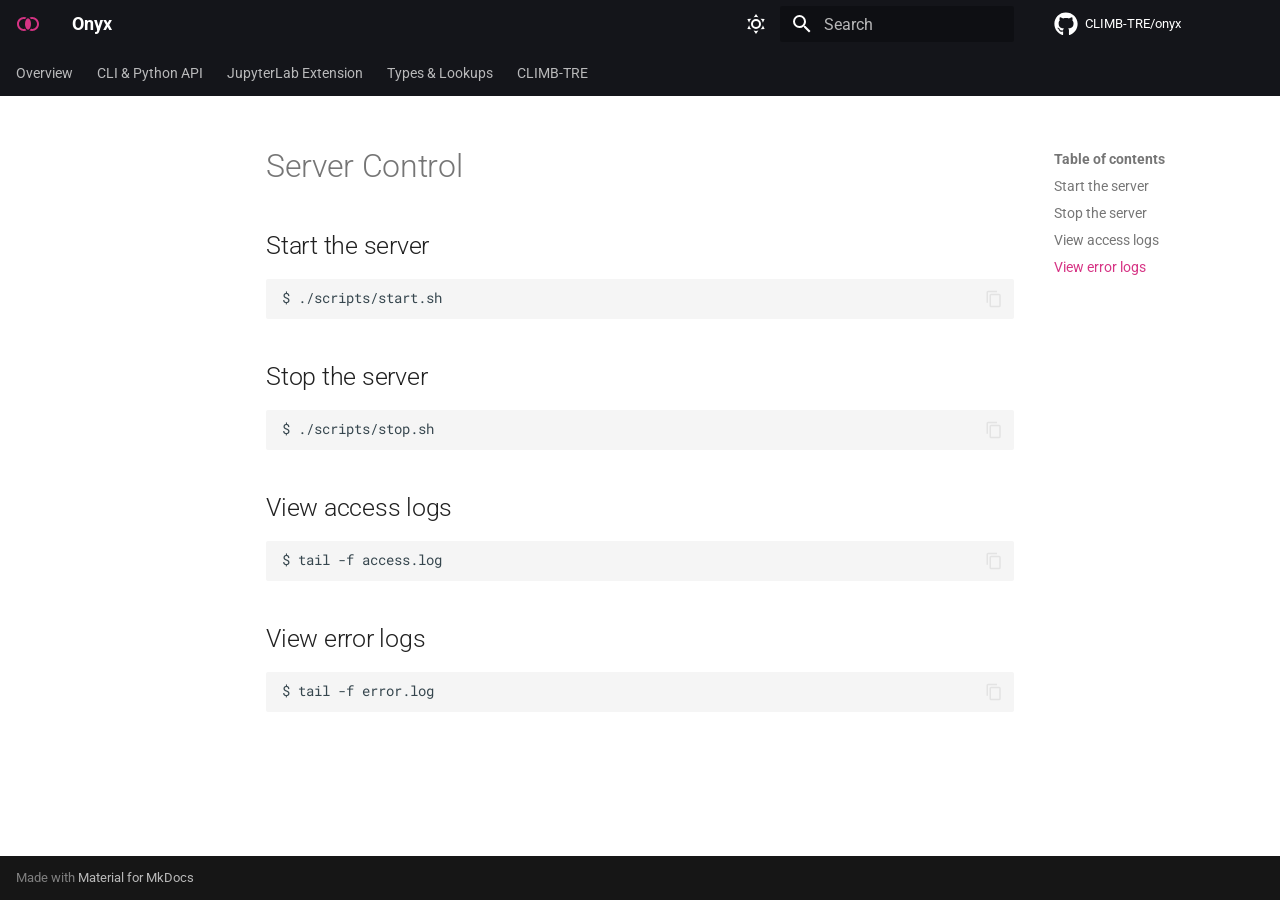
<file: backend/server_control/index.html>
<!doctype html>
<html lang="en" class="no-js">
  <head>
    
      <meta charset="utf-8">
      <meta name="viewport" content="width=device-width,initial-scale=1">
      
      
        <meta name="author" content="CLIMB-TRE">
      
      
        <link rel="canonical" href="https://climb-tre.github.io/onyx/backend/server_control/">
      
      
      
      
      <link rel="icon" href="../../assets/logo.svg">
      <meta name="generator" content="mkdocs-1.6.1, mkdocs-material-9.6.19">
    
    
      
        <title>Server Control - Onyx</title>
      
    
    
      <link rel="stylesheet" href="../../assets/stylesheets/main.7e37652d.min.css">
      
        
        <link rel="stylesheet" href="../../assets/stylesheets/palette.06af60db.min.css">
      
      


    
    
      
    
    
      
        
        
        <link rel="preconnect" href="https://fonts.gstatic.com" crossorigin>
        <link rel="stylesheet" href="https://fonts.googleapis.com/css?family=Roboto:300,300i,400,400i,700,700i%7CRoboto+Mono:400,400i,700,700i&display=fallback">
        <style>:root{--md-text-font:"Roboto";--md-code-font:"Roboto Mono"}</style>
      
    
    
      <link rel="stylesheet" href="../../stylesheets/extra.css">
    
    <script>__md_scope=new URL("../..",location),__md_hash=e=>[...e].reduce(((e,_)=>(e<<5)-e+_.charCodeAt(0)),0),__md_get=(e,_=localStorage,t=__md_scope)=>JSON.parse(_.getItem(t.pathname+"."+e)),__md_set=(e,_,t=localStorage,a=__md_scope)=>{try{t.setItem(a.pathname+"."+e,JSON.stringify(_))}catch(e){}}</script>
    
      

    
    
    
  </head>
  
  
    
    
      
    
    
    
    
    <body dir="ltr" data-md-color-scheme="default" data-md-color-primary="black" data-md-color-accent="custom">
  
    
    <input class="md-toggle" data-md-toggle="drawer" type="checkbox" id="__drawer" autocomplete="off">
    <input class="md-toggle" data-md-toggle="search" type="checkbox" id="__search" autocomplete="off">
    <label class="md-overlay" for="__drawer"></label>
    <div data-md-component="skip">
      
        
        <a href="#server-control" class="md-skip">
          Skip to content
        </a>
      
    </div>
    <div data-md-component="announce">
      
    </div>
    
    
      

<header class="md-header" data-md-component="header">
  <nav class="md-header__inner md-grid" aria-label="Header">
    <a href="../.." title="Onyx" class="md-header__button md-logo" aria-label="Onyx" data-md-component="logo">
      
  <img src="../../assets/logo.svg" alt="logo">

    </a>
    <label class="md-header__button md-icon" for="__drawer">
      
      <svg xmlns="http://www.w3.org/2000/svg" viewBox="0 0 24 24"><path d="M3 6h18v2H3zm0 5h18v2H3zm0 5h18v2H3z"/></svg>
    </label>
    <div class="md-header__title" data-md-component="header-title">
      <div class="md-header__ellipsis">
        <div class="md-header__topic">
          <span class="md-ellipsis">
            Onyx
          </span>
        </div>
        <div class="md-header__topic" data-md-component="header-topic">
          <span class="md-ellipsis">
            
              Server Control
            
          </span>
        </div>
      </div>
    </div>
    
      
        <form class="md-header__option" data-md-component="palette">
  
    
    
    
    <input class="md-option" data-md-color-media="(prefers-color-scheme: light)" data-md-color-scheme="default" data-md-color-primary="black" data-md-color-accent="custom"  aria-label="Switch to dark mode"  type="radio" name="__palette" id="__palette_0">
    
      <label class="md-header__button md-icon" title="Switch to dark mode" for="__palette_1" hidden>
        <svg xmlns="http://www.w3.org/2000/svg" viewBox="0 0 24 24"><path d="M12 7a5 5 0 0 1 5 5 5 5 0 0 1-5 5 5 5 0 0 1-5-5 5 5 0 0 1 5-5m0 2a3 3 0 0 0-3 3 3 3 0 0 0 3 3 3 3 0 0 0 3-3 3 3 0 0 0-3-3m0-7 2.39 3.42C13.65 5.15 12.84 5 12 5s-1.65.15-2.39.42zM3.34 7l4.16-.35A7.2 7.2 0 0 0 5.94 8.5c-.44.74-.69 1.5-.83 2.29zm.02 10 1.76-3.77a7.131 7.131 0 0 0 2.38 4.14zM20.65 7l-1.77 3.79a7.02 7.02 0 0 0-2.38-4.15zm-.01 10-4.14.36c.59-.51 1.12-1.14 1.54-1.86.42-.73.69-1.5.83-2.29zM12 22l-2.41-3.44c.74.27 1.55.44 2.41.44.82 0 1.63-.17 2.37-.44z"/></svg>
      </label>
    
  
    
    
    
    <input class="md-option" data-md-color-media="(prefers-color-scheme: dark)" data-md-color-scheme="slate" data-md-color-primary="black" data-md-color-accent="custom"  aria-label="Switch to light mode"  type="radio" name="__palette" id="__palette_1">
    
      <label class="md-header__button md-icon" title="Switch to light mode" for="__palette_0" hidden>
        <svg xmlns="http://www.w3.org/2000/svg" viewBox="0 0 24 24"><path d="m17.75 4.09-2.53 1.94.91 3.06-2.63-1.81-2.63 1.81.91-3.06-2.53-1.94L12.44 4l1.06-3 1.06 3zm3.5 6.91-1.64 1.25.59 1.98-1.7-1.17-1.7 1.17.59-1.98L15.75 11l2.06-.05L18.5 9l.69 1.95zm-2.28 4.95c.83-.08 1.72 1.1 1.19 1.85-.32.45-.66.87-1.08 1.27C15.17 23 8.84 23 4.94 19.07c-3.91-3.9-3.91-10.24 0-14.14.4-.4.82-.76 1.27-1.08.75-.53 1.93.36 1.85 1.19-.27 2.86.69 5.83 2.89 8.02a9.96 9.96 0 0 0 8.02 2.89m-1.64 2.02a12.08 12.08 0 0 1-7.8-3.47c-2.17-2.19-3.33-5-3.49-7.82-2.81 3.14-2.7 7.96.31 10.98 3.02 3.01 7.84 3.12 10.98.31"/></svg>
      </label>
    
  
</form>
      
    
    
      <script>var palette=__md_get("__palette");if(palette&&palette.color){if("(prefers-color-scheme)"===palette.color.media){var media=matchMedia("(prefers-color-scheme: light)"),input=document.querySelector(media.matches?"[data-md-color-media='(prefers-color-scheme: light)']":"[data-md-color-media='(prefers-color-scheme: dark)']");palette.color.media=input.getAttribute("data-md-color-media"),palette.color.scheme=input.getAttribute("data-md-color-scheme"),palette.color.primary=input.getAttribute("data-md-color-primary"),palette.color.accent=input.getAttribute("data-md-color-accent")}for(var[key,value]of Object.entries(palette.color))document.body.setAttribute("data-md-color-"+key,value)}</script>
    
    
    
      
      
        <label class="md-header__button md-icon" for="__search">
          
          <svg xmlns="http://www.w3.org/2000/svg" viewBox="0 0 24 24"><path d="M9.5 3A6.5 6.5 0 0 1 16 9.5c0 1.61-.59 3.09-1.56 4.23l.27.27h.79l5 5-1.5 1.5-5-5v-.79l-.27-.27A6.52 6.52 0 0 1 9.5 16 6.5 6.5 0 0 1 3 9.5 6.5 6.5 0 0 1 9.5 3m0 2C7 5 5 7 5 9.5S7 14 9.5 14 14 12 14 9.5 12 5 9.5 5"/></svg>
        </label>
        <div class="md-search" data-md-component="search" role="dialog">
  <label class="md-search__overlay" for="__search"></label>
  <div class="md-search__inner" role="search">
    <form class="md-search__form" name="search">
      <input type="text" class="md-search__input" name="query" aria-label="Search" placeholder="Search" autocapitalize="off" autocorrect="off" autocomplete="off" spellcheck="false" data-md-component="search-query" required>
      <label class="md-search__icon md-icon" for="__search">
        
        <svg xmlns="http://www.w3.org/2000/svg" viewBox="0 0 24 24"><path d="M9.5 3A6.5 6.5 0 0 1 16 9.5c0 1.61-.59 3.09-1.56 4.23l.27.27h.79l5 5-1.5 1.5-5-5v-.79l-.27-.27A6.52 6.52 0 0 1 9.5 16 6.5 6.5 0 0 1 3 9.5 6.5 6.5 0 0 1 9.5 3m0 2C7 5 5 7 5 9.5S7 14 9.5 14 14 12 14 9.5 12 5 9.5 5"/></svg>
        
        <svg xmlns="http://www.w3.org/2000/svg" viewBox="0 0 24 24"><path d="M20 11v2H8l5.5 5.5-1.42 1.42L4.16 12l7.92-7.92L13.5 5.5 8 11z"/></svg>
      </label>
      <nav class="md-search__options" aria-label="Search">
        
        <button type="reset" class="md-search__icon md-icon" title="Clear" aria-label="Clear" tabindex="-1">
          
          <svg xmlns="http://www.w3.org/2000/svg" viewBox="0 0 24 24"><path d="M19 6.41 17.59 5 12 10.59 6.41 5 5 6.41 10.59 12 5 17.59 6.41 19 12 13.41 17.59 19 19 17.59 13.41 12z"/></svg>
        </button>
      </nav>
      
    </form>
    <div class="md-search__output">
      <div class="md-search__scrollwrap" tabindex="0" data-md-scrollfix>
        <div class="md-search-result" data-md-component="search-result">
          <div class="md-search-result__meta">
            Initializing search
          </div>
          <ol class="md-search-result__list" role="presentation"></ol>
        </div>
      </div>
    </div>
  </div>
</div>
      
    
    
      <div class="md-header__source">
        <a href="https://github.com/CLIMB-TRE/onyx/" title="Go to repository" class="md-source" data-md-component="source">
  <div class="md-source__icon md-icon">
    
    <svg xmlns="http://www.w3.org/2000/svg" viewBox="0 0 512 512"><!--! Font Awesome Free 7.0.0 by @fontawesome - https://fontawesome.com License - https://fontawesome.com/license/free (Icons: CC BY 4.0, Fonts: SIL OFL 1.1, Code: MIT License) Copyright 2025 Fonticons, Inc.--><path fill="currentColor" d="M173.9 397.4c0 2-2.3 3.6-5.2 3.6-3.3.3-5.6-1.3-5.6-3.6 0-2 2.3-3.6 5.2-3.6 3-.3 5.6 1.3 5.6 3.6m-31.1-4.5c-.7 2 1.3 4.3 4.3 4.9 2.6 1 5.6 0 6.2-2s-1.3-4.3-4.3-5.2c-2.6-.7-5.5.3-6.2 2.3m44.2-1.7c-2.9.7-4.9 2.6-4.6 4.9.3 2 2.9 3.3 5.9 2.6 2.9-.7 4.9-2.6 4.6-4.6-.3-1.9-3-3.2-5.9-2.9M252.8 8C114.1 8 8 113.3 8 252c0 110.9 69.8 205.8 169.5 239.2 12.8 2.3 17.3-5.6 17.3-12.1 0-6.2-.3-40.4-.3-61.4 0 0-70 15-84.7-29.8 0 0-11.4-29.1-27.8-36.6 0 0-22.9-15.7 1.6-15.4 0 0 24.9 2 38.6 25.8 21.9 38.6 58.6 27.5 72.9 20.9 2.3-16 8.8-27.1 16-33.7-55.9-6.2-112.3-14.3-112.3-110.5 0-27.5 7.6-41.3 23.6-58.9-2.6-6.5-11.1-33.3 2.6-67.9 20.9-6.5 69 27 69 27 20-5.6 41.5-8.5 62.8-8.5s42.8 2.9 62.8 8.5c0 0 48.1-33.6 69-27 13.7 34.7 5.2 61.4 2.6 67.9 16 17.7 25.8 31.5 25.8 58.9 0 96.5-58.9 104.2-114.8 110.5 9.2 7.9 17 22.9 17 46.4 0 33.7-.3 75.4-.3 83.6 0 6.5 4.6 14.4 17.3 12.1C436.2 457.8 504 362.9 504 252 504 113.3 391.5 8 252.8 8M105.2 352.9c-1.3 1-1 3.3.7 5.2 1.6 1.6 3.9 2.3 5.2 1 1.3-1 1-3.3-.7-5.2-1.6-1.6-3.9-2.3-5.2-1m-10.8-8.1c-.7 1.3.3 2.9 2.3 3.9 1.6 1 3.6.7 4.3-.7.7-1.3-.3-2.9-2.3-3.9-2-.6-3.6-.3-4.3.7m32.4 35.6c-1.6 1.3-1 4.3 1.3 6.2 2.3 2.3 5.2 2.6 6.5 1 1.3-1.3.7-4.3-1.3-6.2-2.2-2.3-5.2-2.6-6.5-1m-11.4-14.7c-1.6 1-1.6 3.6 0 5.9s4.3 3.3 5.6 2.3c1.6-1.3 1.6-3.9 0-6.2-1.4-2.3-4-3.3-5.6-2"/></svg>
  </div>
  <div class="md-source__repository">
    CLIMB-TRE/onyx
  </div>
</a>
      </div>
    
  </nav>
  
</header>
    
    <div class="md-container" data-md-component="container">
      
      
        
          
            
<nav class="md-tabs" aria-label="Tabs" data-md-component="tabs">
  <div class="md-grid">
    <ul class="md-tabs__list">
      
        
  
  
  
  
    <li class="md-tabs__item">
      <a href="../.." class="md-tabs__link">
        
  
  
    
  
  Overview

      </a>
    </li>
  

      
        
  
  
  
  
    <li class="md-tabs__item">
      <a href="https://climb-tre.github.io/onyx-client/" class="md-tabs__link">
        
  
  
    
  
  CLI & Python API

      </a>
    </li>
  

      
        
  
  
  
  
    <li class="md-tabs__item">
      <a href="https://climb-tre.github.io/onyx-extension/" class="md-tabs__link">
        
  
  
    
  
  JupyterLab Extension

      </a>
    </li>
  

      
        
  
  
  
  
    
    
      <li class="md-tabs__item">
        <a href="../../fields/types/" class="md-tabs__link">
          
  
  
  Types & Lookups

        </a>
      </li>
    
  

      
        
  
  
  
  
    <li class="md-tabs__item">
      <a href="https://climb-tre.github.io" class="md-tabs__link">
        
  
  
    
  
  CLIMB-TRE

      </a>
    </li>
  

      
    </ul>
  </div>
</nav>
          
        
      
      <main class="md-main" data-md-component="main">
        <div class="md-main__inner md-grid">
          
            
              
              <div class="md-sidebar md-sidebar--primary" data-md-component="sidebar" data-md-type="navigation" >
                <div class="md-sidebar__scrollwrap">
                  <div class="md-sidebar__inner">
                    


  


<nav class="md-nav md-nav--primary md-nav--lifted" aria-label="Navigation" data-md-level="0">
  <label class="md-nav__title" for="__drawer">
    <a href="../.." title="Onyx" class="md-nav__button md-logo" aria-label="Onyx" data-md-component="logo">
      
  <img src="../../assets/logo.svg" alt="logo">

    </a>
    Onyx
  </label>
  
    <div class="md-nav__source">
      <a href="https://github.com/CLIMB-TRE/onyx/" title="Go to repository" class="md-source" data-md-component="source">
  <div class="md-source__icon md-icon">
    
    <svg xmlns="http://www.w3.org/2000/svg" viewBox="0 0 512 512"><!--! Font Awesome Free 7.0.0 by @fontawesome - https://fontawesome.com License - https://fontawesome.com/license/free (Icons: CC BY 4.0, Fonts: SIL OFL 1.1, Code: MIT License) Copyright 2025 Fonticons, Inc.--><path fill="currentColor" d="M173.9 397.4c0 2-2.3 3.6-5.2 3.6-3.3.3-5.6-1.3-5.6-3.6 0-2 2.3-3.6 5.2-3.6 3-.3 5.6 1.3 5.6 3.6m-31.1-4.5c-.7 2 1.3 4.3 4.3 4.9 2.6 1 5.6 0 6.2-2s-1.3-4.3-4.3-5.2c-2.6-.7-5.5.3-6.2 2.3m44.2-1.7c-2.9.7-4.9 2.6-4.6 4.9.3 2 2.9 3.3 5.9 2.6 2.9-.7 4.9-2.6 4.6-4.6-.3-1.9-3-3.2-5.9-2.9M252.8 8C114.1 8 8 113.3 8 252c0 110.9 69.8 205.8 169.5 239.2 12.8 2.3 17.3-5.6 17.3-12.1 0-6.2-.3-40.4-.3-61.4 0 0-70 15-84.7-29.8 0 0-11.4-29.1-27.8-36.6 0 0-22.9-15.7 1.6-15.4 0 0 24.9 2 38.6 25.8 21.9 38.6 58.6 27.5 72.9 20.9 2.3-16 8.8-27.1 16-33.7-55.9-6.2-112.3-14.3-112.3-110.5 0-27.5 7.6-41.3 23.6-58.9-2.6-6.5-11.1-33.3 2.6-67.9 20.9-6.5 69 27 69 27 20-5.6 41.5-8.5 62.8-8.5s42.8 2.9 62.8 8.5c0 0 48.1-33.6 69-27 13.7 34.7 5.2 61.4 2.6 67.9 16 17.7 25.8 31.5 25.8 58.9 0 96.5-58.9 104.2-114.8 110.5 9.2 7.9 17 22.9 17 46.4 0 33.7-.3 75.4-.3 83.6 0 6.5 4.6 14.4 17.3 12.1C436.2 457.8 504 362.9 504 252 504 113.3 391.5 8 252.8 8M105.2 352.9c-1.3 1-1 3.3.7 5.2 1.6 1.6 3.9 2.3 5.2 1 1.3-1 1-3.3-.7-5.2-1.6-1.6-3.9-2.3-5.2-1m-10.8-8.1c-.7 1.3.3 2.9 2.3 3.9 1.6 1 3.6.7 4.3-.7.7-1.3-.3-2.9-2.3-3.9-2-.6-3.6-.3-4.3.7m32.4 35.6c-1.6 1.3-1 4.3 1.3 6.2 2.3 2.3 5.2 2.6 6.5 1 1.3-1.3.7-4.3-1.3-6.2-2.2-2.3-5.2-2.6-6.5-1m-11.4-14.7c-1.6 1-1.6 3.6 0 5.9s4.3 3.3 5.6 2.3c1.6-1.3 1.6-3.9 0-6.2-1.4-2.3-4-3.3-5.6-2"/></svg>
  </div>
  <div class="md-source__repository">
    CLIMB-TRE/onyx
  </div>
</a>
    </div>
  
  <ul class="md-nav__list" data-md-scrollfix>
    
      
      
  
  
  
  
    <li class="md-nav__item">
      <a href="../.." class="md-nav__link">
        
  
  
  <span class="md-ellipsis">
    Overview
    
  </span>
  

      </a>
    </li>
  

    
      
      
  
  
  
  
    <li class="md-nav__item">
      <a href="https://climb-tre.github.io/onyx-client/" class="md-nav__link">
        
  
  
  <span class="md-ellipsis">
    CLI & Python API
    
  </span>
  

      </a>
    </li>
  

    
      
      
  
  
  
  
    <li class="md-nav__item">
      <a href="https://climb-tre.github.io/onyx-extension/" class="md-nav__link">
        
  
  
  <span class="md-ellipsis">
    JupyterLab Extension
    
  </span>
  

      </a>
    </li>
  

    
      
      
  
  
  
  
    
    
    
    
      
      
        
      
    
    
    <li class="md-nav__item md-nav__item--nested">
      
        
        
        <input class="md-nav__toggle md-toggle " type="checkbox" id="__nav_4" >
        
          
          <label class="md-nav__link" for="__nav_4" id="__nav_4_label" tabindex="0">
            
  
  
  <span class="md-ellipsis">
    Types & Lookups
    
  </span>
  

            <span class="md-nav__icon md-icon"></span>
          </label>
        
        <nav class="md-nav" data-md-level="1" aria-labelledby="__nav_4_label" aria-expanded="false">
          <label class="md-nav__title" for="__nav_4">
            <span class="md-nav__icon md-icon"></span>
            Types & Lookups
          </label>
          <ul class="md-nav__list" data-md-scrollfix>
            
              
                
  
  
  
  
    <li class="md-nav__item">
      <a href="../../fields/types/" class="md-nav__link">
        
  
  
  <span class="md-ellipsis">
    Types
    
  </span>
  

      </a>
    </li>
  

              
            
              
                
  
  
  
  
    <li class="md-nav__item">
      <a href="../../fields/lookups/" class="md-nav__link">
        
  
  
  <span class="md-ellipsis">
    Lookups
    
  </span>
  

      </a>
    </li>
  

              
            
          </ul>
        </nav>
      
    </li>
  

    
      
      
  
  
  
  
    <li class="md-nav__item">
      <a href="https://climb-tre.github.io" class="md-nav__link">
        
  
  
  <span class="md-ellipsis">
    CLIMB-TRE
    
  </span>
  

      </a>
    </li>
  

    
  </ul>
</nav>
                  </div>
                </div>
              </div>
            
            
              
              <div class="md-sidebar md-sidebar--secondary" data-md-component="sidebar" data-md-type="toc" >
                <div class="md-sidebar__scrollwrap">
                  <div class="md-sidebar__inner">
                    

<nav class="md-nav md-nav--secondary" aria-label="Table of contents">
  
  
  
    
  
  
    <label class="md-nav__title" for="__toc">
      <span class="md-nav__icon md-icon"></span>
      Table of contents
    </label>
    <ul class="md-nav__list" data-md-component="toc" data-md-scrollfix>
      
        <li class="md-nav__item">
  <a href="#start-the-server" class="md-nav__link">
    <span class="md-ellipsis">
      Start the server
    </span>
  </a>
  
</li>
      
        <li class="md-nav__item">
  <a href="#stop-the-server" class="md-nav__link">
    <span class="md-ellipsis">
      Stop the server
    </span>
  </a>
  
</li>
      
        <li class="md-nav__item">
  <a href="#view-access-logs" class="md-nav__link">
    <span class="md-ellipsis">
      View access logs
    </span>
  </a>
  
</li>
      
        <li class="md-nav__item">
  <a href="#view-error-logs" class="md-nav__link">
    <span class="md-ellipsis">
      View error logs
    </span>
  </a>
  
</li>
      
    </ul>
  
</nav>
                  </div>
                </div>
              </div>
            
          
          
            <div class="md-content" data-md-component="content">
              <article class="md-content__inner md-typeset">
                
                  


  
  


<h1 id="server-control">Server Control<a class="headerlink" href="#server-control" title="Permanent link">&para;</a></h1>
<h2 id="start-the-server">Start the server<a class="headerlink" href="#start-the-server" title="Permanent link">&para;</a></h2>
<div class="language-text highlight"><pre><span></span><code><span id="__span-0-1"><a id="__codelineno-0-1" name="__codelineno-0-1" href="#__codelineno-0-1"></a>$ ./scripts/start.sh
</span></code></pre></div>
<h2 id="stop-the-server">Stop the server<a class="headerlink" href="#stop-the-server" title="Permanent link">&para;</a></h2>
<div class="language-text highlight"><pre><span></span><code><span id="__span-1-1"><a id="__codelineno-1-1" name="__codelineno-1-1" href="#__codelineno-1-1"></a>$ ./scripts/stop.sh
</span></code></pre></div>
<h2 id="view-access-logs">View access logs<a class="headerlink" href="#view-access-logs" title="Permanent link">&para;</a></h2>
<div class="language-text highlight"><pre><span></span><code><span id="__span-2-1"><a id="__codelineno-2-1" name="__codelineno-2-1" href="#__codelineno-2-1"></a>$ tail -f access.log
</span></code></pre></div>
<h2 id="view-error-logs">View error logs<a class="headerlink" href="#view-error-logs" title="Permanent link">&para;</a></h2>
<div class="language-text highlight"><pre><span></span><code><span id="__span-3-1"><a id="__codelineno-3-1" name="__codelineno-3-1" href="#__codelineno-3-1"></a>$ tail -f error.log
</span></code></pre></div>












                
              </article>
            </div>
          
          
<script>var target=document.getElementById(location.hash.slice(1));target&&target.name&&(target.checked=target.name.startsWith("__tabbed_"))</script>
        </div>
        
          <button type="button" class="md-top md-icon" data-md-component="top" hidden>
  
  <svg xmlns="http://www.w3.org/2000/svg" viewBox="0 0 24 24"><path d="M13 20h-2V8l-5.5 5.5-1.42-1.42L12 4.16l7.92 7.92-1.42 1.42L13 8z"/></svg>
  Back to top
</button>
        
      </main>
      
        <footer class="md-footer">
  
    
  
  <div class="md-footer-meta md-typeset">
    <div class="md-footer-meta__inner md-grid">
      <div class="md-copyright">
  
  
    Made with
    <a href="https://squidfunk.github.io/mkdocs-material/" target="_blank" rel="noopener">
      Material for MkDocs
    </a>
  
</div>
      
    </div>
  </div>
</footer>
      
    </div>
    <div class="md-dialog" data-md-component="dialog">
      <div class="md-dialog__inner md-typeset"></div>
    </div>
    
    
    
      
      <script id="__config" type="application/json">{"base": "../..", "features": ["navigation.tabs", "navigation.top", "navigation.sections", "navigation.footer", "content.code.copy"], "search": "../../assets/javascripts/workers/search.973d3a69.min.js", "tags": null, "translations": {"clipboard.copied": "Copied to clipboard", "clipboard.copy": "Copy to clipboard", "search.result.more.one": "1 more on this page", "search.result.more.other": "# more on this page", "search.result.none": "No matching documents", "search.result.one": "1 matching document", "search.result.other": "# matching documents", "search.result.placeholder": "Type to start searching", "search.result.term.missing": "Missing", "select.version": "Select version"}, "version": null}</script>
    
    
      <script src="../../assets/javascripts/bundle.92b07e13.min.js"></script>
      
    
  </body>
</html>
</file>
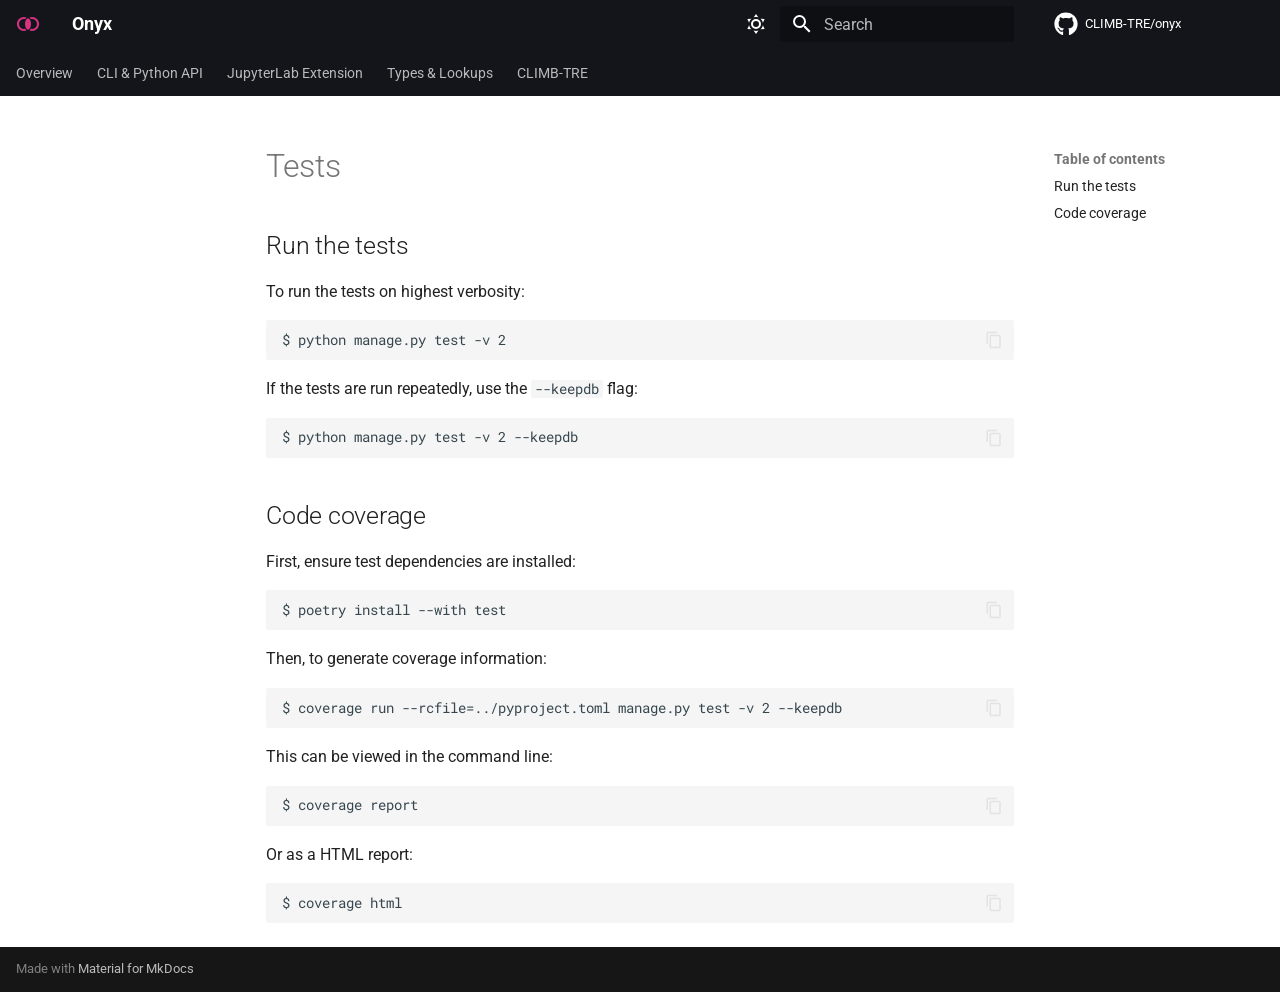
<file: backend/tests/index.html>
<!doctype html>
<html lang="en" class="no-js">
  <head>
    
      <meta charset="utf-8">
      <meta name="viewport" content="width=device-width,initial-scale=1">
      
      
        <meta name="author" content="CLIMB-TRE">
      
      
        <link rel="canonical" href="https://climb-tre.github.io/onyx/backend/tests/">
      
      
      
      
      <link rel="icon" href="../../assets/logo.svg">
      <meta name="generator" content="mkdocs-1.6.1, mkdocs-material-9.6.19">
    
    
      
        <title>Tests - Onyx</title>
      
    
    
      <link rel="stylesheet" href="../../assets/stylesheets/main.7e37652d.min.css">
      
        
        <link rel="stylesheet" href="../../assets/stylesheets/palette.06af60db.min.css">
      
      


    
    
      
    
    
      
        
        
        <link rel="preconnect" href="https://fonts.gstatic.com" crossorigin>
        <link rel="stylesheet" href="https://fonts.googleapis.com/css?family=Roboto:300,300i,400,400i,700,700i%7CRoboto+Mono:400,400i,700,700i&display=fallback">
        <style>:root{--md-text-font:"Roboto";--md-code-font:"Roboto Mono"}</style>
      
    
    
      <link rel="stylesheet" href="../../stylesheets/extra.css">
    
    <script>__md_scope=new URL("../..",location),__md_hash=e=>[...e].reduce(((e,_)=>(e<<5)-e+_.charCodeAt(0)),0),__md_get=(e,_=localStorage,t=__md_scope)=>JSON.parse(_.getItem(t.pathname+"."+e)),__md_set=(e,_,t=localStorage,a=__md_scope)=>{try{t.setItem(a.pathname+"."+e,JSON.stringify(_))}catch(e){}}</script>
    
      

    
    
    
  </head>
  
  
    
    
      
    
    
    
    
    <body dir="ltr" data-md-color-scheme="default" data-md-color-primary="black" data-md-color-accent="custom">
  
    
    <input class="md-toggle" data-md-toggle="drawer" type="checkbox" id="__drawer" autocomplete="off">
    <input class="md-toggle" data-md-toggle="search" type="checkbox" id="__search" autocomplete="off">
    <label class="md-overlay" for="__drawer"></label>
    <div data-md-component="skip">
      
        
        <a href="#tests" class="md-skip">
          Skip to content
        </a>
      
    </div>
    <div data-md-component="announce">
      
    </div>
    
    
      

<header class="md-header" data-md-component="header">
  <nav class="md-header__inner md-grid" aria-label="Header">
    <a href="../.." title="Onyx" class="md-header__button md-logo" aria-label="Onyx" data-md-component="logo">
      
  <img src="../../assets/logo.svg" alt="logo">

    </a>
    <label class="md-header__button md-icon" for="__drawer">
      
      <svg xmlns="http://www.w3.org/2000/svg" viewBox="0 0 24 24"><path d="M3 6h18v2H3zm0 5h18v2H3zm0 5h18v2H3z"/></svg>
    </label>
    <div class="md-header__title" data-md-component="header-title">
      <div class="md-header__ellipsis">
        <div class="md-header__topic">
          <span class="md-ellipsis">
            Onyx
          </span>
        </div>
        <div class="md-header__topic" data-md-component="header-topic">
          <span class="md-ellipsis">
            
              Tests
            
          </span>
        </div>
      </div>
    </div>
    
      
        <form class="md-header__option" data-md-component="palette">
  
    
    
    
    <input class="md-option" data-md-color-media="(prefers-color-scheme: light)" data-md-color-scheme="default" data-md-color-primary="black" data-md-color-accent="custom"  aria-label="Switch to dark mode"  type="radio" name="__palette" id="__palette_0">
    
      <label class="md-header__button md-icon" title="Switch to dark mode" for="__palette_1" hidden>
        <svg xmlns="http://www.w3.org/2000/svg" viewBox="0 0 24 24"><path d="M12 7a5 5 0 0 1 5 5 5 5 0 0 1-5 5 5 5 0 0 1-5-5 5 5 0 0 1 5-5m0 2a3 3 0 0 0-3 3 3 3 0 0 0 3 3 3 3 0 0 0 3-3 3 3 0 0 0-3-3m0-7 2.39 3.42C13.65 5.15 12.84 5 12 5s-1.65.15-2.39.42zM3.34 7l4.16-.35A7.2 7.2 0 0 0 5.94 8.5c-.44.74-.69 1.5-.83 2.29zm.02 10 1.76-3.77a7.131 7.131 0 0 0 2.38 4.14zM20.65 7l-1.77 3.79a7.02 7.02 0 0 0-2.38-4.15zm-.01 10-4.14.36c.59-.51 1.12-1.14 1.54-1.86.42-.73.69-1.5.83-2.29zM12 22l-2.41-3.44c.74.27 1.55.44 2.41.44.82 0 1.63-.17 2.37-.44z"/></svg>
      </label>
    
  
    
    
    
    <input class="md-option" data-md-color-media="(prefers-color-scheme: dark)" data-md-color-scheme="slate" data-md-color-primary="black" data-md-color-accent="custom"  aria-label="Switch to light mode"  type="radio" name="__palette" id="__palette_1">
    
      <label class="md-header__button md-icon" title="Switch to light mode" for="__palette_0" hidden>
        <svg xmlns="http://www.w3.org/2000/svg" viewBox="0 0 24 24"><path d="m17.75 4.09-2.53 1.94.91 3.06-2.63-1.81-2.63 1.81.91-3.06-2.53-1.94L12.44 4l1.06-3 1.06 3zm3.5 6.91-1.64 1.25.59 1.98-1.7-1.17-1.7 1.17.59-1.98L15.75 11l2.06-.05L18.5 9l.69 1.95zm-2.28 4.95c.83-.08 1.72 1.1 1.19 1.85-.32.45-.66.87-1.08 1.27C15.17 23 8.84 23 4.94 19.07c-3.91-3.9-3.91-10.24 0-14.14.4-.4.82-.76 1.27-1.08.75-.53 1.93.36 1.85 1.19-.27 2.86.69 5.83 2.89 8.02a9.96 9.96 0 0 0 8.02 2.89m-1.64 2.02a12.08 12.08 0 0 1-7.8-3.47c-2.17-2.19-3.33-5-3.49-7.82-2.81 3.14-2.7 7.96.31 10.98 3.02 3.01 7.84 3.12 10.98.31"/></svg>
      </label>
    
  
</form>
      
    
    
      <script>var palette=__md_get("__palette");if(palette&&palette.color){if("(prefers-color-scheme)"===palette.color.media){var media=matchMedia("(prefers-color-scheme: light)"),input=document.querySelector(media.matches?"[data-md-color-media='(prefers-color-scheme: light)']":"[data-md-color-media='(prefers-color-scheme: dark)']");palette.color.media=input.getAttribute("data-md-color-media"),palette.color.scheme=input.getAttribute("data-md-color-scheme"),palette.color.primary=input.getAttribute("data-md-color-primary"),palette.color.accent=input.getAttribute("data-md-color-accent")}for(var[key,value]of Object.entries(palette.color))document.body.setAttribute("data-md-color-"+key,value)}</script>
    
    
    
      
      
        <label class="md-header__button md-icon" for="__search">
          
          <svg xmlns="http://www.w3.org/2000/svg" viewBox="0 0 24 24"><path d="M9.5 3A6.5 6.5 0 0 1 16 9.5c0 1.61-.59 3.09-1.56 4.23l.27.27h.79l5 5-1.5 1.5-5-5v-.79l-.27-.27A6.52 6.52 0 0 1 9.5 16 6.5 6.5 0 0 1 3 9.5 6.5 6.5 0 0 1 9.5 3m0 2C7 5 5 7 5 9.5S7 14 9.5 14 14 12 14 9.5 12 5 9.5 5"/></svg>
        </label>
        <div class="md-search" data-md-component="search" role="dialog">
  <label class="md-search__overlay" for="__search"></label>
  <div class="md-search__inner" role="search">
    <form class="md-search__form" name="search">
      <input type="text" class="md-search__input" name="query" aria-label="Search" placeholder="Search" autocapitalize="off" autocorrect="off" autocomplete="off" spellcheck="false" data-md-component="search-query" required>
      <label class="md-search__icon md-icon" for="__search">
        
        <svg xmlns="http://www.w3.org/2000/svg" viewBox="0 0 24 24"><path d="M9.5 3A6.5 6.5 0 0 1 16 9.5c0 1.61-.59 3.09-1.56 4.23l.27.27h.79l5 5-1.5 1.5-5-5v-.79l-.27-.27A6.52 6.52 0 0 1 9.5 16 6.5 6.5 0 0 1 3 9.5 6.5 6.5 0 0 1 9.5 3m0 2C7 5 5 7 5 9.5S7 14 9.5 14 14 12 14 9.5 12 5 9.5 5"/></svg>
        
        <svg xmlns="http://www.w3.org/2000/svg" viewBox="0 0 24 24"><path d="M20 11v2H8l5.5 5.5-1.42 1.42L4.16 12l7.92-7.92L13.5 5.5 8 11z"/></svg>
      </label>
      <nav class="md-search__options" aria-label="Search">
        
        <button type="reset" class="md-search__icon md-icon" title="Clear" aria-label="Clear" tabindex="-1">
          
          <svg xmlns="http://www.w3.org/2000/svg" viewBox="0 0 24 24"><path d="M19 6.41 17.59 5 12 10.59 6.41 5 5 6.41 10.59 12 5 17.59 6.41 19 12 13.41 17.59 19 19 17.59 13.41 12z"/></svg>
        </button>
      </nav>
      
    </form>
    <div class="md-search__output">
      <div class="md-search__scrollwrap" tabindex="0" data-md-scrollfix>
        <div class="md-search-result" data-md-component="search-result">
          <div class="md-search-result__meta">
            Initializing search
          </div>
          <ol class="md-search-result__list" role="presentation"></ol>
        </div>
      </div>
    </div>
  </div>
</div>
      
    
    
      <div class="md-header__source">
        <a href="https://github.com/CLIMB-TRE/onyx/" title="Go to repository" class="md-source" data-md-component="source">
  <div class="md-source__icon md-icon">
    
    <svg xmlns="http://www.w3.org/2000/svg" viewBox="0 0 512 512"><!--! Font Awesome Free 7.0.0 by @fontawesome - https://fontawesome.com License - https://fontawesome.com/license/free (Icons: CC BY 4.0, Fonts: SIL OFL 1.1, Code: MIT License) Copyright 2025 Fonticons, Inc.--><path fill="currentColor" d="M173.9 397.4c0 2-2.3 3.6-5.2 3.6-3.3.3-5.6-1.3-5.6-3.6 0-2 2.3-3.6 5.2-3.6 3-.3 5.6 1.3 5.6 3.6m-31.1-4.5c-.7 2 1.3 4.3 4.3 4.9 2.6 1 5.6 0 6.2-2s-1.3-4.3-4.3-5.2c-2.6-.7-5.5.3-6.2 2.3m44.2-1.7c-2.9.7-4.9 2.6-4.6 4.9.3 2 2.9 3.3 5.9 2.6 2.9-.7 4.9-2.6 4.6-4.6-.3-1.9-3-3.2-5.9-2.9M252.8 8C114.1 8 8 113.3 8 252c0 110.9 69.8 205.8 169.5 239.2 12.8 2.3 17.3-5.6 17.3-12.1 0-6.2-.3-40.4-.3-61.4 0 0-70 15-84.7-29.8 0 0-11.4-29.1-27.8-36.6 0 0-22.9-15.7 1.6-15.4 0 0 24.9 2 38.6 25.8 21.9 38.6 58.6 27.5 72.9 20.9 2.3-16 8.8-27.1 16-33.7-55.9-6.2-112.3-14.3-112.3-110.5 0-27.5 7.6-41.3 23.6-58.9-2.6-6.5-11.1-33.3 2.6-67.9 20.9-6.5 69 27 69 27 20-5.6 41.5-8.5 62.8-8.5s42.8 2.9 62.8 8.5c0 0 48.1-33.6 69-27 13.7 34.7 5.2 61.4 2.6 67.9 16 17.7 25.8 31.5 25.8 58.9 0 96.5-58.9 104.2-114.8 110.5 9.2 7.9 17 22.9 17 46.4 0 33.7-.3 75.4-.3 83.6 0 6.5 4.6 14.4 17.3 12.1C436.2 457.8 504 362.9 504 252 504 113.3 391.5 8 252.8 8M105.2 352.9c-1.3 1-1 3.3.7 5.2 1.6 1.6 3.9 2.3 5.2 1 1.3-1 1-3.3-.7-5.2-1.6-1.6-3.9-2.3-5.2-1m-10.8-8.1c-.7 1.3.3 2.9 2.3 3.9 1.6 1 3.6.7 4.3-.7.7-1.3-.3-2.9-2.3-3.9-2-.6-3.6-.3-4.3.7m32.4 35.6c-1.6 1.3-1 4.3 1.3 6.2 2.3 2.3 5.2 2.6 6.5 1 1.3-1.3.7-4.3-1.3-6.2-2.2-2.3-5.2-2.6-6.5-1m-11.4-14.7c-1.6 1-1.6 3.6 0 5.9s4.3 3.3 5.6 2.3c1.6-1.3 1.6-3.9 0-6.2-1.4-2.3-4-3.3-5.6-2"/></svg>
  </div>
  <div class="md-source__repository">
    CLIMB-TRE/onyx
  </div>
</a>
      </div>
    
  </nav>
  
</header>
    
    <div class="md-container" data-md-component="container">
      
      
        
          
            
<nav class="md-tabs" aria-label="Tabs" data-md-component="tabs">
  <div class="md-grid">
    <ul class="md-tabs__list">
      
        
  
  
  
  
    <li class="md-tabs__item">
      <a href="../.." class="md-tabs__link">
        
  
  
    
  
  Overview

      </a>
    </li>
  

      
        
  
  
  
  
    <li class="md-tabs__item">
      <a href="https://climb-tre.github.io/onyx-client/" class="md-tabs__link">
        
  
  
    
  
  CLI & Python API

      </a>
    </li>
  

      
        
  
  
  
  
    <li class="md-tabs__item">
      <a href="https://climb-tre.github.io/onyx-extension/" class="md-tabs__link">
        
  
  
    
  
  JupyterLab Extension

      </a>
    </li>
  

      
        
  
  
  
  
    
    
      <li class="md-tabs__item">
        <a href="../../fields/types/" class="md-tabs__link">
          
  
  
  Types & Lookups

        </a>
      </li>
    
  

      
        
  
  
  
  
    <li class="md-tabs__item">
      <a href="https://climb-tre.github.io" class="md-tabs__link">
        
  
  
    
  
  CLIMB-TRE

      </a>
    </li>
  

      
    </ul>
  </div>
</nav>
          
        
      
      <main class="md-main" data-md-component="main">
        <div class="md-main__inner md-grid">
          
            
              
              <div class="md-sidebar md-sidebar--primary" data-md-component="sidebar" data-md-type="navigation" >
                <div class="md-sidebar__scrollwrap">
                  <div class="md-sidebar__inner">
                    


  


<nav class="md-nav md-nav--primary md-nav--lifted" aria-label="Navigation" data-md-level="0">
  <label class="md-nav__title" for="__drawer">
    <a href="../.." title="Onyx" class="md-nav__button md-logo" aria-label="Onyx" data-md-component="logo">
      
  <img src="../../assets/logo.svg" alt="logo">

    </a>
    Onyx
  </label>
  
    <div class="md-nav__source">
      <a href="https://github.com/CLIMB-TRE/onyx/" title="Go to repository" class="md-source" data-md-component="source">
  <div class="md-source__icon md-icon">
    
    <svg xmlns="http://www.w3.org/2000/svg" viewBox="0 0 512 512"><!--! Font Awesome Free 7.0.0 by @fontawesome - https://fontawesome.com License - https://fontawesome.com/license/free (Icons: CC BY 4.0, Fonts: SIL OFL 1.1, Code: MIT License) Copyright 2025 Fonticons, Inc.--><path fill="currentColor" d="M173.9 397.4c0 2-2.3 3.6-5.2 3.6-3.3.3-5.6-1.3-5.6-3.6 0-2 2.3-3.6 5.2-3.6 3-.3 5.6 1.3 5.6 3.6m-31.1-4.5c-.7 2 1.3 4.3 4.3 4.9 2.6 1 5.6 0 6.2-2s-1.3-4.3-4.3-5.2c-2.6-.7-5.5.3-6.2 2.3m44.2-1.7c-2.9.7-4.9 2.6-4.6 4.9.3 2 2.9 3.3 5.9 2.6 2.9-.7 4.9-2.6 4.6-4.6-.3-1.9-3-3.2-5.9-2.9M252.8 8C114.1 8 8 113.3 8 252c0 110.9 69.8 205.8 169.5 239.2 12.8 2.3 17.3-5.6 17.3-12.1 0-6.2-.3-40.4-.3-61.4 0 0-70 15-84.7-29.8 0 0-11.4-29.1-27.8-36.6 0 0-22.9-15.7 1.6-15.4 0 0 24.9 2 38.6 25.8 21.9 38.6 58.6 27.5 72.9 20.9 2.3-16 8.8-27.1 16-33.7-55.9-6.2-112.3-14.3-112.3-110.5 0-27.5 7.6-41.3 23.6-58.9-2.6-6.5-11.1-33.3 2.6-67.9 20.9-6.5 69 27 69 27 20-5.6 41.5-8.5 62.8-8.5s42.8 2.9 62.8 8.5c0 0 48.1-33.6 69-27 13.7 34.7 5.2 61.4 2.6 67.9 16 17.7 25.8 31.5 25.8 58.9 0 96.5-58.9 104.2-114.8 110.5 9.2 7.9 17 22.9 17 46.4 0 33.7-.3 75.4-.3 83.6 0 6.5 4.6 14.4 17.3 12.1C436.2 457.8 504 362.9 504 252 504 113.3 391.5 8 252.8 8M105.2 352.9c-1.3 1-1 3.3.7 5.2 1.6 1.6 3.9 2.3 5.2 1 1.3-1 1-3.3-.7-5.2-1.6-1.6-3.9-2.3-5.2-1m-10.8-8.1c-.7 1.3.3 2.9 2.3 3.9 1.6 1 3.6.7 4.3-.7.7-1.3-.3-2.9-2.3-3.9-2-.6-3.6-.3-4.3.7m32.4 35.6c-1.6 1.3-1 4.3 1.3 6.2 2.3 2.3 5.2 2.6 6.5 1 1.3-1.3.7-4.3-1.3-6.2-2.2-2.3-5.2-2.6-6.5-1m-11.4-14.7c-1.6 1-1.6 3.6 0 5.9s4.3 3.3 5.6 2.3c1.6-1.3 1.6-3.9 0-6.2-1.4-2.3-4-3.3-5.6-2"/></svg>
  </div>
  <div class="md-source__repository">
    CLIMB-TRE/onyx
  </div>
</a>
    </div>
  
  <ul class="md-nav__list" data-md-scrollfix>
    
      
      
  
  
  
  
    <li class="md-nav__item">
      <a href="../.." class="md-nav__link">
        
  
  
  <span class="md-ellipsis">
    Overview
    
  </span>
  

      </a>
    </li>
  

    
      
      
  
  
  
  
    <li class="md-nav__item">
      <a href="https://climb-tre.github.io/onyx-client/" class="md-nav__link">
        
  
  
  <span class="md-ellipsis">
    CLI & Python API
    
  </span>
  

      </a>
    </li>
  

    
      
      
  
  
  
  
    <li class="md-nav__item">
      <a href="https://climb-tre.github.io/onyx-extension/" class="md-nav__link">
        
  
  
  <span class="md-ellipsis">
    JupyterLab Extension
    
  </span>
  

      </a>
    </li>
  

    
      
      
  
  
  
  
    
    
    
    
      
      
        
      
    
    
    <li class="md-nav__item md-nav__item--nested">
      
        
        
        <input class="md-nav__toggle md-toggle " type="checkbox" id="__nav_4" >
        
          
          <label class="md-nav__link" for="__nav_4" id="__nav_4_label" tabindex="0">
            
  
  
  <span class="md-ellipsis">
    Types & Lookups
    
  </span>
  

            <span class="md-nav__icon md-icon"></span>
          </label>
        
        <nav class="md-nav" data-md-level="1" aria-labelledby="__nav_4_label" aria-expanded="false">
          <label class="md-nav__title" for="__nav_4">
            <span class="md-nav__icon md-icon"></span>
            Types & Lookups
          </label>
          <ul class="md-nav__list" data-md-scrollfix>
            
              
                
  
  
  
  
    <li class="md-nav__item">
      <a href="../../fields/types/" class="md-nav__link">
        
  
  
  <span class="md-ellipsis">
    Types
    
  </span>
  

      </a>
    </li>
  

              
            
              
                
  
  
  
  
    <li class="md-nav__item">
      <a href="../../fields/lookups/" class="md-nav__link">
        
  
  
  <span class="md-ellipsis">
    Lookups
    
  </span>
  

      </a>
    </li>
  

              
            
          </ul>
        </nav>
      
    </li>
  

    
      
      
  
  
  
  
    <li class="md-nav__item">
      <a href="https://climb-tre.github.io" class="md-nav__link">
        
  
  
  <span class="md-ellipsis">
    CLIMB-TRE
    
  </span>
  

      </a>
    </li>
  

    
  </ul>
</nav>
                  </div>
                </div>
              </div>
            
            
              
              <div class="md-sidebar md-sidebar--secondary" data-md-component="sidebar" data-md-type="toc" >
                <div class="md-sidebar__scrollwrap">
                  <div class="md-sidebar__inner">
                    

<nav class="md-nav md-nav--secondary" aria-label="Table of contents">
  
  
  
    
  
  
    <label class="md-nav__title" for="__toc">
      <span class="md-nav__icon md-icon"></span>
      Table of contents
    </label>
    <ul class="md-nav__list" data-md-component="toc" data-md-scrollfix>
      
        <li class="md-nav__item">
  <a href="#run-the-tests" class="md-nav__link">
    <span class="md-ellipsis">
      Run the tests
    </span>
  </a>
  
</li>
      
        <li class="md-nav__item">
  <a href="#code-coverage" class="md-nav__link">
    <span class="md-ellipsis">
      Code coverage
    </span>
  </a>
  
</li>
      
    </ul>
  
</nav>
                  </div>
                </div>
              </div>
            
          
          
            <div class="md-content" data-md-component="content">
              <article class="md-content__inner md-typeset">
                
                  


  
  


<h1 id="tests">Tests<a class="headerlink" href="#tests" title="Permanent link">&para;</a></h1>
<h2 id="run-the-tests">Run the tests<a class="headerlink" href="#run-the-tests" title="Permanent link">&para;</a></h2>
<p>To run the tests on highest verbosity:</p>
<div class="language-text highlight"><pre><span></span><code><span id="__span-0-1"><a id="__codelineno-0-1" name="__codelineno-0-1" href="#__codelineno-0-1"></a>$ python manage.py test -v 2
</span></code></pre></div>
<p>If the tests are run repeatedly, use the <code>--keepdb</code> flag:</p>
<div class="language-text highlight"><pre><span></span><code><span id="__span-1-1"><a id="__codelineno-1-1" name="__codelineno-1-1" href="#__codelineno-1-1"></a>$ python manage.py test -v 2 --keepdb
</span></code></pre></div>
<h2 id="code-coverage">Code coverage<a class="headerlink" href="#code-coverage" title="Permanent link">&para;</a></h2>
<p>First, ensure test dependencies are installed:</p>
<div class="language-text highlight"><pre><span></span><code><span id="__span-2-1"><a id="__codelineno-2-1" name="__codelineno-2-1" href="#__codelineno-2-1"></a>$ poetry install --with test
</span></code></pre></div>
<p>Then, to generate coverage information:</p>
<div class="language-text highlight"><pre><span></span><code><span id="__span-3-1"><a id="__codelineno-3-1" name="__codelineno-3-1" href="#__codelineno-3-1"></a>$ coverage run --rcfile=../pyproject.toml manage.py test -v 2 --keepdb
</span></code></pre></div>
<p>This can be viewed in the command line:</p>
<div class="language-text highlight"><pre><span></span><code><span id="__span-4-1"><a id="__codelineno-4-1" name="__codelineno-4-1" href="#__codelineno-4-1"></a>$ coverage report
</span></code></pre></div>
<p>Or as a HTML report:</p>
<div class="language-text highlight"><pre><span></span><code><span id="__span-5-1"><a id="__codelineno-5-1" name="__codelineno-5-1" href="#__codelineno-5-1"></a>$ coverage html
</span></code></pre></div>












                
              </article>
            </div>
          
          
<script>var target=document.getElementById(location.hash.slice(1));target&&target.name&&(target.checked=target.name.startsWith("__tabbed_"))</script>
        </div>
        
          <button type="button" class="md-top md-icon" data-md-component="top" hidden>
  
  <svg xmlns="http://www.w3.org/2000/svg" viewBox="0 0 24 24"><path d="M13 20h-2V8l-5.5 5.5-1.42-1.42L12 4.16l7.92 7.92-1.42 1.42L13 8z"/></svg>
  Back to top
</button>
        
      </main>
      
        <footer class="md-footer">
  
    
  
  <div class="md-footer-meta md-typeset">
    <div class="md-footer-meta__inner md-grid">
      <div class="md-copyright">
  
  
    Made with
    <a href="https://squidfunk.github.io/mkdocs-material/" target="_blank" rel="noopener">
      Material for MkDocs
    </a>
  
</div>
      
    </div>
  </div>
</footer>
      
    </div>
    <div class="md-dialog" data-md-component="dialog">
      <div class="md-dialog__inner md-typeset"></div>
    </div>
    
    
    
      
      <script id="__config" type="application/json">{"base": "../..", "features": ["navigation.tabs", "navigation.top", "navigation.sections", "navigation.footer", "content.code.copy"], "search": "../../assets/javascripts/workers/search.973d3a69.min.js", "tags": null, "translations": {"clipboard.copied": "Copied to clipboard", "clipboard.copy": "Copy to clipboard", "search.result.more.one": "1 more on this page", "search.result.more.other": "# more on this page", "search.result.none": "No matching documents", "search.result.one": "1 matching document", "search.result.other": "# matching documents", "search.result.placeholder": "Type to start searching", "search.result.term.missing": "Missing", "select.version": "Select version"}, "version": null}</script>
    
    
      <script src="../../assets/javascripts/bundle.92b07e13.min.js"></script>
      
    
  </body>
</html>
</file>
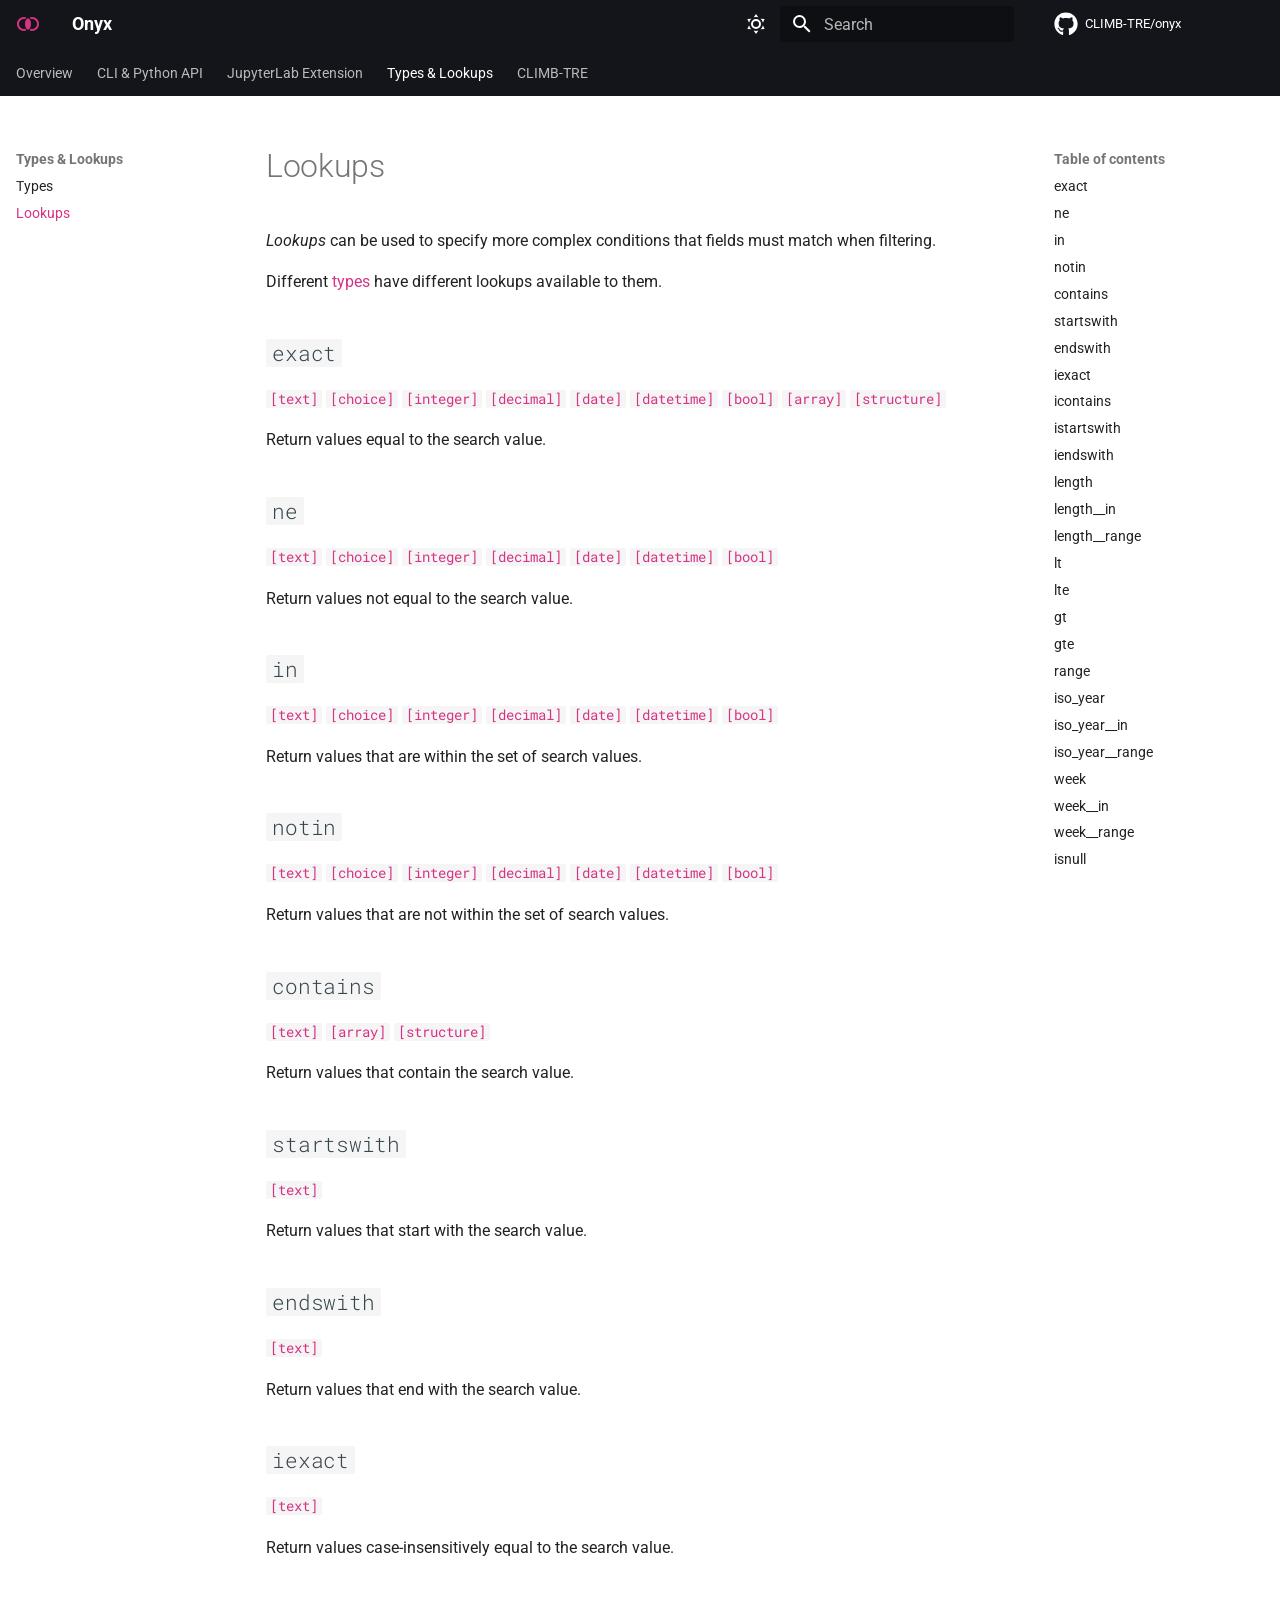
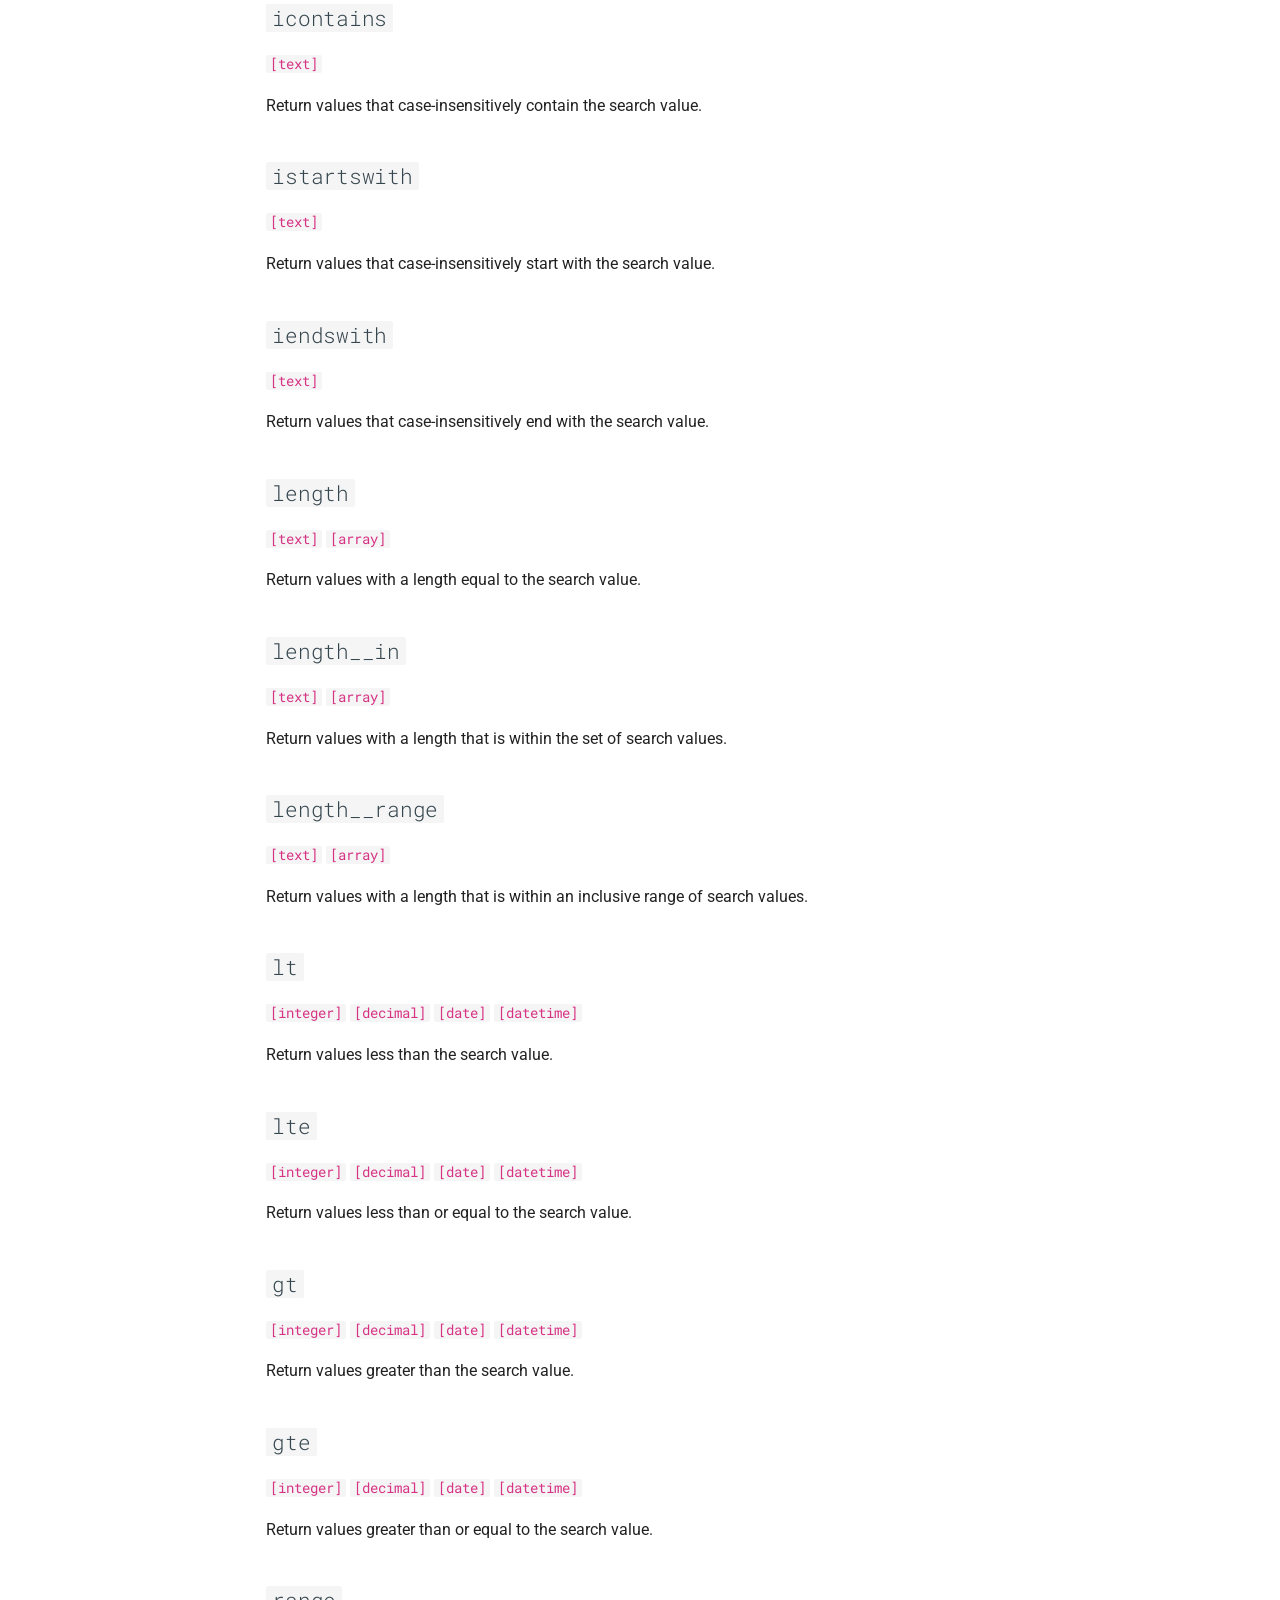
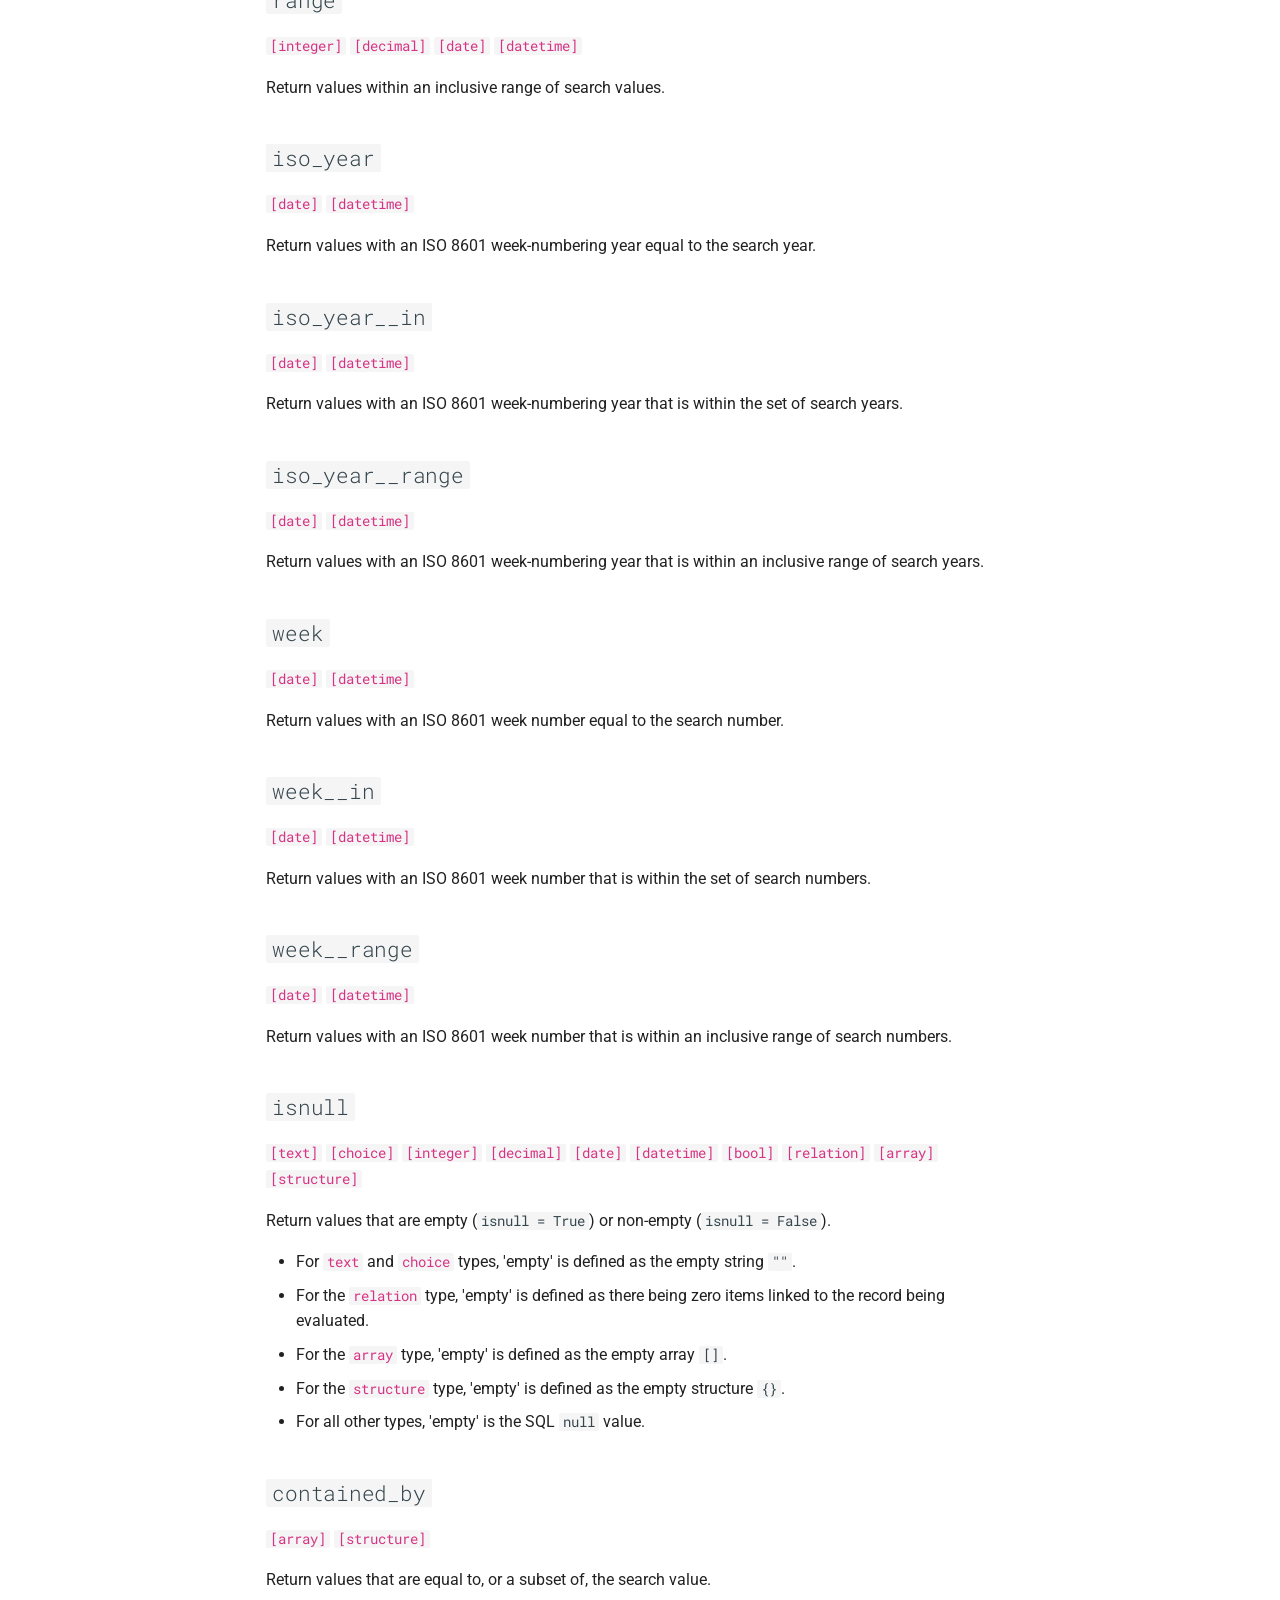
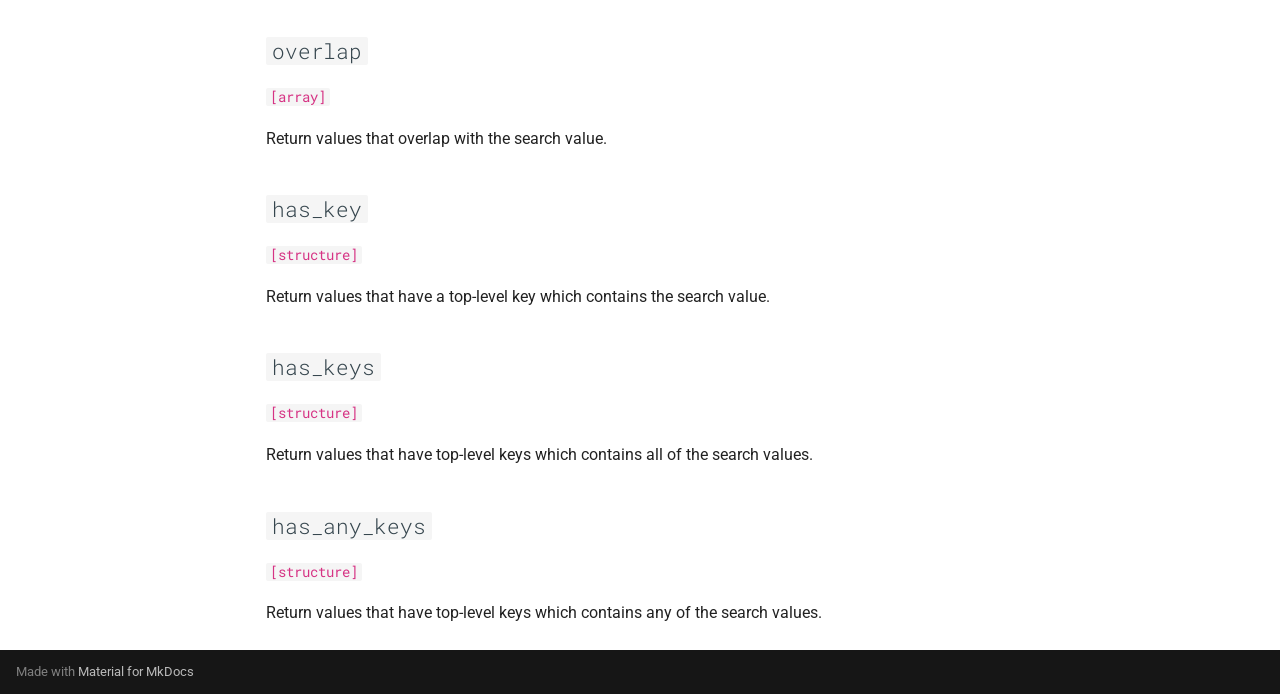
<file: fields/lookups/index.html>
<!doctype html>
<html lang="en" class="no-js">
  <head>
    
      <meta charset="utf-8">
      <meta name="viewport" content="width=device-width,initial-scale=1">
      
      
        <meta name="author" content="CLIMB-TRE">
      
      
        <link rel="canonical" href="https://climb-tre.github.io/onyx/fields/lookups/">
      
      
        <link rel="prev" href="../types/">
      
      
      
        
      
      
      <link rel="icon" href="../../assets/logo.svg">
      <meta name="generator" content="mkdocs-1.6.1, mkdocs-material-9.7.7">
    
    
      
        <title>Lookups - Onyx</title>
      
    
    
      <link rel="stylesheet" href="../../assets/stylesheets/main.ec1eaa64.min.css">
      
        
        <link rel="stylesheet" href="../../assets/stylesheets/palette.ab4e12ef.min.css">
      
      


    
    
      
    
    
      
        
        
        <link rel="preconnect" href="https://fonts.gstatic.com" crossorigin>
        <link rel="stylesheet" href="https://fonts.googleapis.com/css?family=Roboto:300,300i,400,400i,700,700i%7CRoboto+Mono:400,400i,700,700i&display=fallback">
        <style>:root{--md-text-font:"Roboto";--md-code-font:"Roboto Mono"}</style>
      
    
    
      <link rel="stylesheet" href="../../stylesheets/extra.css">
    
    <script>__md_scope=new URL("../..",location),__md_hash=e=>[...e].reduce(((e,_)=>(e<<5)-e+_.charCodeAt(0)),0),__md_get=(e,_=localStorage,t=__md_scope)=>JSON.parse(_.getItem(t.pathname+"."+e)),__md_set=(e,_,t=localStorage,a=__md_scope)=>{try{t.setItem(a.pathname+"."+e,JSON.stringify(_))}catch(e){}}</script>
    
      

    
    
  </head>
  
  
    
    
      
    
    
    
    
    <body dir="ltr" data-md-color-scheme="default" data-md-color-primary="black" data-md-color-accent="custom">
  
    
    <input class="md-toggle" data-md-toggle="drawer" type="checkbox" id="__drawer" autocomplete="off">
    <input class="md-toggle" data-md-toggle="search" type="checkbox" id="__search" autocomplete="off">
    <label class="md-overlay" for="__drawer"></label>
    <div data-md-component="skip">
      
        
        <a href="#lookups" class="md-skip">
          Skip to content
        </a>
      
    </div>
    <div data-md-component="announce">
      
    </div>
    
    
      

<header class="md-header" data-md-component="header">
  <nav class="md-header__inner md-grid" aria-label="Header">
    <a href="../.." title="Onyx" class="md-header__button md-logo" aria-label="Onyx" data-md-component="logo">
      
  <img src="../../assets/logo.svg" alt="logo">

    </a>
    <label class="md-header__button md-icon" for="__drawer">
      
      <svg xmlns="http://www.w3.org/2000/svg" viewBox="0 0 24 24"><path d="M3 6h18v2H3zm0 5h18v2H3zm0 5h18v2H3z"/></svg>
    </label>
    <div class="md-header__title" data-md-component="header-title">
      <div class="md-header__ellipsis">
        <div class="md-header__topic">
          <span class="md-ellipsis">
            Onyx
          </span>
        </div>
        <div class="md-header__topic" data-md-component="header-topic">
          <span class="md-ellipsis">
            
              Lookups
            
          </span>
        </div>
      </div>
    </div>
    
      
        <form class="md-header__option" data-md-component="palette">
  
    
    
    
    <input class="md-option" data-md-color-media="(prefers-color-scheme: light)" data-md-color-scheme="default" data-md-color-primary="black" data-md-color-accent="custom"  aria-label="Switch to dark mode"  type="radio" name="__palette" id="__palette_0">
    
      <label class="md-header__button md-icon" title="Switch to dark mode" for="__palette_1" hidden>
        <svg xmlns="http://www.w3.org/2000/svg" viewBox="0 0 24 24"><path d="M12 7a5 5 0 0 1 5 5 5 5 0 0 1-5 5 5 5 0 0 1-5-5 5 5 0 0 1 5-5m0 2a3 3 0 0 0-3 3 3 3 0 0 0 3 3 3 3 0 0 0 3-3 3 3 0 0 0-3-3m0-7 2.39 3.42C13.65 5.15 12.84 5 12 5s-1.65.15-2.39.42zM3.34 7l4.16-.35A7.2 7.2 0 0 0 5.94 8.5c-.44.74-.69 1.5-.83 2.29zm.02 10 1.76-3.77a7.131 7.131 0 0 0 2.38 4.14zM20.65 7l-1.77 3.79a7.02 7.02 0 0 0-2.38-4.15zm-.01 10-4.14.36c.59-.51 1.12-1.14 1.54-1.86.42-.73.69-1.5.83-2.29zM12 22l-2.41-3.44c.74.27 1.55.44 2.41.44.82 0 1.63-.17 2.37-.44z"/></svg>
      </label>
    
  
    
    
    
    <input class="md-option" data-md-color-media="(prefers-color-scheme: dark)" data-md-color-scheme="slate" data-md-color-primary="black" data-md-color-accent="custom"  aria-label="Switch to light mode"  type="radio" name="__palette" id="__palette_1">
    
      <label class="md-header__button md-icon" title="Switch to light mode" for="__palette_0" hidden>
        <svg xmlns="http://www.w3.org/2000/svg" viewBox="0 0 24 24"><path d="m17.75 4.09-2.53 1.94.91 3.06-2.63-1.81-2.63 1.81.91-3.06-2.53-1.94L12.44 4l1.06-3 1.06 3zm3.5 6.91-1.64 1.25.59 1.98-1.7-1.17-1.7 1.17.59-1.98L15.75 11l2.06-.05L18.5 9l.69 1.95zm-2.28 4.95c.83-.08 1.72 1.1 1.19 1.85-.32.45-.66.87-1.08 1.27C15.17 23 8.84 23 4.94 19.07c-3.91-3.9-3.91-10.24 0-14.14.4-.4.82-.76 1.27-1.08.75-.53 1.93.36 1.85 1.19-.27 2.86.69 5.83 2.89 8.02a9.96 9.96 0 0 0 8.02 2.89m-1.64 2.02a12.08 12.08 0 0 1-7.8-3.47c-2.17-2.19-3.33-5-3.49-7.82-2.81 3.14-2.7 7.96.31 10.98 3.02 3.01 7.84 3.12 10.98.31"/></svg>
      </label>
    
  
</form>
      
    
    
      <script>var palette=__md_get("__palette");if(palette&&palette.color){if("(prefers-color-scheme)"===palette.color.media){var media=matchMedia("(prefers-color-scheme: light)"),input=document.querySelector(media.matches?"[data-md-color-media='(prefers-color-scheme: light)']":"[data-md-color-media='(prefers-color-scheme: dark)']");palette.color.media=input.getAttribute("data-md-color-media"),palette.color.scheme=input.getAttribute("data-md-color-scheme"),palette.color.primary=input.getAttribute("data-md-color-primary"),palette.color.accent=input.getAttribute("data-md-color-accent")}for(var[key,value]of Object.entries(palette.color))document.body.setAttribute("data-md-color-"+key,value)}</script>
    
    
    
      
      
        <label class="md-header__button md-icon" for="__search">
          
          <svg xmlns="http://www.w3.org/2000/svg" viewBox="0 0 24 24"><path d="M9.5 3A6.5 6.5 0 0 1 16 9.5c0 1.61-.59 3.09-1.56 4.23l.27.27h.79l5 5-1.5 1.5-5-5v-.79l-.27-.27A6.52 6.52 0 0 1 9.5 16 6.5 6.5 0 0 1 3 9.5 6.5 6.5 0 0 1 9.5 3m0 2C7 5 5 7 5 9.5S7 14 9.5 14 14 12 14 9.5 12 5 9.5 5"/></svg>
        </label>
        <div class="md-search" data-md-component="search" role="dialog">
  <label class="md-search__overlay" for="__search"></label>
  <div class="md-search__inner" role="search">
    <form class="md-search__form" name="search">
      <input type="text" class="md-search__input" name="query" aria-label="Search" placeholder="Search" autocapitalize="off" autocorrect="off" autocomplete="off" spellcheck="false" data-md-component="search-query" required>
      <label class="md-search__icon md-icon" for="__search">
        
        <svg xmlns="http://www.w3.org/2000/svg" viewBox="0 0 24 24"><path d="M9.5 3A6.5 6.5 0 0 1 16 9.5c0 1.61-.59 3.09-1.56 4.23l.27.27h.79l5 5-1.5 1.5-5-5v-.79l-.27-.27A6.52 6.52 0 0 1 9.5 16 6.5 6.5 0 0 1 3 9.5 6.5 6.5 0 0 1 9.5 3m0 2C7 5 5 7 5 9.5S7 14 9.5 14 14 12 14 9.5 12 5 9.5 5"/></svg>
        
        <svg xmlns="http://www.w3.org/2000/svg" viewBox="0 0 24 24"><path d="M20 11v2H8l5.5 5.5-1.42 1.42L4.16 12l7.92-7.92L13.5 5.5 8 11z"/></svg>
      </label>
      <nav class="md-search__options" aria-label="Search">
        
        <button type="reset" class="md-search__icon md-icon" title="Clear" aria-label="Clear" tabindex="-1">
          
          <svg xmlns="http://www.w3.org/2000/svg" viewBox="0 0 24 24"><path d="M19 6.41 17.59 5 12 10.59 6.41 5 5 6.41 10.59 12 5 17.59 6.41 19 12 13.41 17.59 19 19 17.59 13.41 12z"/></svg>
        </button>
      </nav>
      
    </form>
    <div class="md-search__output">
      <div class="md-search__scrollwrap" tabindex="0" data-md-scrollfix>
        <div class="md-search-result" data-md-component="search-result">
          <div class="md-search-result__meta">
            Initializing search
          </div>
          <ol class="md-search-result__list" role="presentation"></ol>
        </div>
      </div>
    </div>
  </div>
</div>
      
    
    
      <div class="md-header__source">
        <a href="https://github.com/CLIMB-TRE/onyx/" title="Go to repository" class="md-source" data-md-component="source">
  <div class="md-source__icon md-icon">
    
    <svg xmlns="http://www.w3.org/2000/svg" viewBox="0 0 512 512"><!--! Font Awesome Free 7.1.0 by @fontawesome - https://fontawesome.com License - https://fontawesome.com/license/free (Icons: CC BY 4.0, Fonts: SIL OFL 1.1, Code: MIT License) Copyright 2025 Fonticons, Inc.--><path d="M173.9 397.4c0 2-2.3 3.6-5.2 3.6-3.3.3-5.6-1.3-5.6-3.6 0-2 2.3-3.6 5.2-3.6 3-.3 5.6 1.3 5.6 3.6m-31.1-4.5c-.7 2 1.3 4.3 4.3 4.9 2.6 1 5.6 0 6.2-2s-1.3-4.3-4.3-5.2c-2.6-.7-5.5.3-6.2 2.3m44.2-1.7c-2.9.7-4.9 2.6-4.6 4.9.3 2 2.9 3.3 5.9 2.6 2.9-.7 4.9-2.6 4.6-4.6-.3-1.9-3-3.2-5.9-2.9M252.8 8C114.1 8 8 113.3 8 252c0 110.9 69.8 205.8 169.5 239.2 12.8 2.3 17.3-5.6 17.3-12.1 0-6.2-.3-40.4-.3-61.4 0 0-70 15-84.7-29.8 0 0-11.4-29.1-27.8-36.6 0 0-22.9-15.7 1.6-15.4 0 0 24.9 2 38.6 25.8 21.9 38.6 58.6 27.5 72.9 20.9 2.3-16 8.8-27.1 16-33.7-55.9-6.2-112.3-14.3-112.3-110.5 0-27.5 7.6-41.3 23.6-58.9-2.6-6.5-11.1-33.3 2.6-67.9 20.9-6.5 69 27 69 27 20-5.6 41.5-8.5 62.8-8.5s42.8 2.9 62.8 8.5c0 0 48.1-33.6 69-27 13.7 34.7 5.2 61.4 2.6 67.9 16 17.7 25.8 31.5 25.8 58.9 0 96.5-58.9 104.2-114.8 110.5 9.2 7.9 17 22.9 17 46.4 0 33.7-.3 75.4-.3 83.6 0 6.5 4.6 14.4 17.3 12.1C436.2 457.8 504 362.9 504 252 504 113.3 391.5 8 252.8 8M105.2 352.9c-1.3 1-1 3.3.7 5.2 1.6 1.6 3.9 2.3 5.2 1 1.3-1 1-3.3-.7-5.2-1.6-1.6-3.9-2.3-5.2-1m-10.8-8.1c-.7 1.3.3 2.9 2.3 3.9 1.6 1 3.6.7 4.3-.7.7-1.3-.3-2.9-2.3-3.9-2-.6-3.6-.3-4.3.7m32.4 35.6c-1.6 1.3-1 4.3 1.3 6.2 2.3 2.3 5.2 2.6 6.5 1 1.3-1.3.7-4.3-1.3-6.2-2.2-2.3-5.2-2.6-6.5-1m-11.4-14.7c-1.6 1-1.6 3.6 0 5.9s4.3 3.3 5.6 2.3c1.6-1.3 1.6-3.9 0-6.2-1.4-2.3-4-3.3-5.6-2"/></svg>
  </div>
  <div class="md-source__repository">
    CLIMB-TRE/onyx
  </div>
</a>
      </div>
    
  </nav>
  
</header>
    
    <div class="md-container" data-md-component="container">
      
      
        
          
            
<nav class="md-tabs" aria-label="Tabs" data-md-component="tabs">
  <div class="md-grid">
    <ul class="md-tabs__list">
      
        
  
  
  
  
    <li class="md-tabs__item">
      <a href="../.." class="md-tabs__link">
        
  
  
    
  
  Overview

      </a>
    </li>
  

      
        
  
  
  
  
    <li class="md-tabs__item">
      <a href="https://climb-tre.github.io/onyx-client/" class="md-tabs__link">
        
  
  
    
  
  CLI & Python API

      </a>
    </li>
  

      
        
  
  
  
  
    <li class="md-tabs__item">
      <a href="https://climb-tre.github.io/onyx-extension/" class="md-tabs__link">
        
  
  
    
  
  JupyterLab Extension

      </a>
    </li>
  

      
        
  
  
  
    
  
  
    
    
      <li class="md-tabs__item md-tabs__item--active">
        <a href="../types/" class="md-tabs__link">
          
  
  
  Types & Lookups

        </a>
      </li>
    
  

      
        
  
  
  
  
    <li class="md-tabs__item">
      <a href="https://climb-tre.github.io" class="md-tabs__link">
        
  
  
    
  
  CLIMB-TRE

      </a>
    </li>
  

      
    </ul>
  </div>
</nav>
          
        
      
      <main class="md-main" data-md-component="main">
        <div class="md-main__inner md-grid">
          
            
              
                
              
              <div class="md-sidebar md-sidebar--primary" data-md-component="sidebar" data-md-type="navigation" >
                <div class="md-sidebar__scrollwrap">
                  <div class="md-sidebar__inner">
                    


  


<nav class="md-nav md-nav--primary md-nav--lifted" aria-label="Navigation" data-md-level="0">
  <label class="md-nav__title" for="__drawer">
    <a href="../.." title="Onyx" class="md-nav__button md-logo" aria-label="Onyx" data-md-component="logo">
      
  <img src="../../assets/logo.svg" alt="logo">

    </a>
    Onyx
  </label>
  
    <div class="md-nav__source">
      <a href="https://github.com/CLIMB-TRE/onyx/" title="Go to repository" class="md-source" data-md-component="source">
  <div class="md-source__icon md-icon">
    
    <svg xmlns="http://www.w3.org/2000/svg" viewBox="0 0 512 512"><!--! Font Awesome Free 7.1.0 by @fontawesome - https://fontawesome.com License - https://fontawesome.com/license/free (Icons: CC BY 4.0, Fonts: SIL OFL 1.1, Code: MIT License) Copyright 2025 Fonticons, Inc.--><path d="M173.9 397.4c0 2-2.3 3.6-5.2 3.6-3.3.3-5.6-1.3-5.6-3.6 0-2 2.3-3.6 5.2-3.6 3-.3 5.6 1.3 5.6 3.6m-31.1-4.5c-.7 2 1.3 4.3 4.3 4.9 2.6 1 5.6 0 6.2-2s-1.3-4.3-4.3-5.2c-2.6-.7-5.5.3-6.2 2.3m44.2-1.7c-2.9.7-4.9 2.6-4.6 4.9.3 2 2.9 3.3 5.9 2.6 2.9-.7 4.9-2.6 4.6-4.6-.3-1.9-3-3.2-5.9-2.9M252.8 8C114.1 8 8 113.3 8 252c0 110.9 69.8 205.8 169.5 239.2 12.8 2.3 17.3-5.6 17.3-12.1 0-6.2-.3-40.4-.3-61.4 0 0-70 15-84.7-29.8 0 0-11.4-29.1-27.8-36.6 0 0-22.9-15.7 1.6-15.4 0 0 24.9 2 38.6 25.8 21.9 38.6 58.6 27.5 72.9 20.9 2.3-16 8.8-27.1 16-33.7-55.9-6.2-112.3-14.3-112.3-110.5 0-27.5 7.6-41.3 23.6-58.9-2.6-6.5-11.1-33.3 2.6-67.9 20.9-6.5 69 27 69 27 20-5.6 41.5-8.5 62.8-8.5s42.8 2.9 62.8 8.5c0 0 48.1-33.6 69-27 13.7 34.7 5.2 61.4 2.6 67.9 16 17.7 25.8 31.5 25.8 58.9 0 96.5-58.9 104.2-114.8 110.5 9.2 7.9 17 22.9 17 46.4 0 33.7-.3 75.4-.3 83.6 0 6.5 4.6 14.4 17.3 12.1C436.2 457.8 504 362.9 504 252 504 113.3 391.5 8 252.8 8M105.2 352.9c-1.3 1-1 3.3.7 5.2 1.6 1.6 3.9 2.3 5.2 1 1.3-1 1-3.3-.7-5.2-1.6-1.6-3.9-2.3-5.2-1m-10.8-8.1c-.7 1.3.3 2.9 2.3 3.9 1.6 1 3.6.7 4.3-.7.7-1.3-.3-2.9-2.3-3.9-2-.6-3.6-.3-4.3.7m32.4 35.6c-1.6 1.3-1 4.3 1.3 6.2 2.3 2.3 5.2 2.6 6.5 1 1.3-1.3.7-4.3-1.3-6.2-2.2-2.3-5.2-2.6-6.5-1m-11.4-14.7c-1.6 1-1.6 3.6 0 5.9s4.3 3.3 5.6 2.3c1.6-1.3 1.6-3.9 0-6.2-1.4-2.3-4-3.3-5.6-2"/></svg>
  </div>
  <div class="md-source__repository">
    CLIMB-TRE/onyx
  </div>
</a>
    </div>
  
  <ul class="md-nav__list" data-md-scrollfix>
    
      
      
  
  
  
  
    <li class="md-nav__item">
      <a href="../.." class="md-nav__link">
        
  
  
  <span class="md-ellipsis">
    
  
    Overview
  

    
  </span>
  
  

      </a>
    </li>
  

    
      
      
  
  
  
  
    <li class="md-nav__item">
      <a href="https://climb-tre.github.io/onyx-client/" class="md-nav__link">
        
  
  
  <span class="md-ellipsis">
    
  
    CLI & Python API
  

    
  </span>
  
  

      </a>
    </li>
  

    
      
      
  
  
  
  
    <li class="md-nav__item">
      <a href="https://climb-tre.github.io/onyx-extension/" class="md-nav__link">
        
  
  
  <span class="md-ellipsis">
    
  
    JupyterLab Extension
  

    
  </span>
  
  

      </a>
    </li>
  

    
      
      
  
  
    
  
  
  
    
    
    
    
      
        
        
      
      
        
      
    
    
    <li class="md-nav__item md-nav__item--active md-nav__item--section md-nav__item--nested">
      
        
        
        <input class="md-nav__toggle md-toggle " type="checkbox" id="__nav_4" checked>
        
          
          <label class="md-nav__link" for="__nav_4" id="__nav_4_label" tabindex="">
            
  
  
  <span class="md-ellipsis">
    
  
    Types & Lookups
  

    
  </span>
  
  

            <span class="md-nav__icon md-icon"></span>
          </label>
        
        <nav class="md-nav" data-md-level="1" aria-labelledby="__nav_4_label" aria-expanded="true">
          <label class="md-nav__title" for="__nav_4">
            <span class="md-nav__icon md-icon"></span>
            
  
    Types & Lookups
  

          </label>
          <ul class="md-nav__list" data-md-scrollfix>
            
              
                
  
  
  
  
    <li class="md-nav__item">
      <a href="../types/" class="md-nav__link">
        
  
  
  <span class="md-ellipsis">
    
  
    Types
  

    
  </span>
  
  

      </a>
    </li>
  

              
            
              
                
  
  
    
  
  
  
    <li class="md-nav__item md-nav__item--active">
      
      <input class="md-nav__toggle md-toggle" type="checkbox" id="__toc">
      
      
        
      
      
        <label class="md-nav__link md-nav__link--active" for="__toc">
          
  
  
  <span class="md-ellipsis">
    
  
    Lookups
  

    
  </span>
  
  

          <span class="md-nav__icon md-icon"></span>
        </label>
      
      <a href="./" class="md-nav__link md-nav__link--active">
        
  
  
  <span class="md-ellipsis">
    
  
    Lookups
  

    
  </span>
  
  

      </a>
      
        

<nav class="md-nav md-nav--secondary" aria-label="Table of contents">
  
  
  
    
  
  
    <label class="md-nav__title" for="__toc">
      <span class="md-nav__icon md-icon"></span>
      Table of contents
    </label>
    <ul class="md-nav__list" data-md-component="toc" data-md-scrollfix>
      
        <li class="md-nav__item">
  <a href="#exact" class="md-nav__link">
    <span class="md-ellipsis">
      
        exact
      
    </span>
  </a>
  
</li>
      
        <li class="md-nav__item">
  <a href="#ne" class="md-nav__link">
    <span class="md-ellipsis">
      
        ne
      
    </span>
  </a>
  
</li>
      
        <li class="md-nav__item">
  <a href="#in" class="md-nav__link">
    <span class="md-ellipsis">
      
        in
      
    </span>
  </a>
  
</li>
      
        <li class="md-nav__item">
  <a href="#notin" class="md-nav__link">
    <span class="md-ellipsis">
      
        notin
      
    </span>
  </a>
  
</li>
      
        <li class="md-nav__item">
  <a href="#contains" class="md-nav__link">
    <span class="md-ellipsis">
      
        contains
      
    </span>
  </a>
  
</li>
      
        <li class="md-nav__item">
  <a href="#startswith" class="md-nav__link">
    <span class="md-ellipsis">
      
        startswith
      
    </span>
  </a>
  
</li>
      
        <li class="md-nav__item">
  <a href="#endswith" class="md-nav__link">
    <span class="md-ellipsis">
      
        endswith
      
    </span>
  </a>
  
</li>
      
        <li class="md-nav__item">
  <a href="#iexact" class="md-nav__link">
    <span class="md-ellipsis">
      
        iexact
      
    </span>
  </a>
  
</li>
      
        <li class="md-nav__item">
  <a href="#icontains" class="md-nav__link">
    <span class="md-ellipsis">
      
        icontains
      
    </span>
  </a>
  
</li>
      
        <li class="md-nav__item">
  <a href="#istartswith" class="md-nav__link">
    <span class="md-ellipsis">
      
        istartswith
      
    </span>
  </a>
  
</li>
      
        <li class="md-nav__item">
  <a href="#iendswith" class="md-nav__link">
    <span class="md-ellipsis">
      
        iendswith
      
    </span>
  </a>
  
</li>
      
        <li class="md-nav__item">
  <a href="#length" class="md-nav__link">
    <span class="md-ellipsis">
      
        length
      
    </span>
  </a>
  
</li>
      
        <li class="md-nav__item">
  <a href="#length__in" class="md-nav__link">
    <span class="md-ellipsis">
      
        length__in
      
    </span>
  </a>
  
</li>
      
        <li class="md-nav__item">
  <a href="#length__range" class="md-nav__link">
    <span class="md-ellipsis">
      
        length__range
      
    </span>
  </a>
  
</li>
      
        <li class="md-nav__item">
  <a href="#lt" class="md-nav__link">
    <span class="md-ellipsis">
      
        lt
      
    </span>
  </a>
  
</li>
      
        <li class="md-nav__item">
  <a href="#lte" class="md-nav__link">
    <span class="md-ellipsis">
      
        lte
      
    </span>
  </a>
  
</li>
      
        <li class="md-nav__item">
  <a href="#gt" class="md-nav__link">
    <span class="md-ellipsis">
      
        gt
      
    </span>
  </a>
  
</li>
      
        <li class="md-nav__item">
  <a href="#gte" class="md-nav__link">
    <span class="md-ellipsis">
      
        gte
      
    </span>
  </a>
  
</li>
      
        <li class="md-nav__item">
  <a href="#range" class="md-nav__link">
    <span class="md-ellipsis">
      
        range
      
    </span>
  </a>
  
</li>
      
        <li class="md-nav__item">
  <a href="#iso_year" class="md-nav__link">
    <span class="md-ellipsis">
      
        iso_year
      
    </span>
  </a>
  
</li>
      
        <li class="md-nav__item">
  <a href="#iso_year__in" class="md-nav__link">
    <span class="md-ellipsis">
      
        iso_year__in
      
    </span>
  </a>
  
</li>
      
        <li class="md-nav__item">
  <a href="#iso_year__range" class="md-nav__link">
    <span class="md-ellipsis">
      
        iso_year__range
      
    </span>
  </a>
  
</li>
      
        <li class="md-nav__item">
  <a href="#week" class="md-nav__link">
    <span class="md-ellipsis">
      
        week
      
    </span>
  </a>
  
</li>
      
        <li class="md-nav__item">
  <a href="#week__in" class="md-nav__link">
    <span class="md-ellipsis">
      
        week__in
      
    </span>
  </a>
  
</li>
      
        <li class="md-nav__item">
  <a href="#week__range" class="md-nav__link">
    <span class="md-ellipsis">
      
        week__range
      
    </span>
  </a>
  
</li>
      
        <li class="md-nav__item">
  <a href="#isnull" class="md-nav__link">
    <span class="md-ellipsis">
      
        isnull
      
    </span>
  </a>
  
</li>
      
        <li class="md-nav__item">
  <a href="#contained_by" class="md-nav__link">
    <span class="md-ellipsis">
      
        contained_by
      
    </span>
  </a>
  
</li>
      
        <li class="md-nav__item">
  <a href="#overlap" class="md-nav__link">
    <span class="md-ellipsis">
      
        overlap
      
    </span>
  </a>
  
</li>
      
        <li class="md-nav__item">
  <a href="#has_key" class="md-nav__link">
    <span class="md-ellipsis">
      
        has_key
      
    </span>
  </a>
  
</li>
      
        <li class="md-nav__item">
  <a href="#has_keys" class="md-nav__link">
    <span class="md-ellipsis">
      
        has_keys
      
    </span>
  </a>
  
</li>
      
        <li class="md-nav__item">
  <a href="#has_any_keys" class="md-nav__link">
    <span class="md-ellipsis">
      
        has_any_keys
      
    </span>
  </a>
  
</li>
      
    </ul>
  
</nav>
      
    </li>
  

              
            
          </ul>
        </nav>
      
    </li>
  

    
      
      
  
  
  
  
    <li class="md-nav__item">
      <a href="https://climb-tre.github.io" class="md-nav__link">
        
  
  
  <span class="md-ellipsis">
    
  
    CLIMB-TRE
  

    
  </span>
  
  

      </a>
    </li>
  

    
  </ul>
</nav>
                  </div>
                </div>
              </div>
            
            
              
                
              
              <div class="md-sidebar md-sidebar--secondary" data-md-component="sidebar" data-md-type="toc" >
                <div class="md-sidebar__scrollwrap">
                  <div class="md-sidebar__inner">
                    

<nav class="md-nav md-nav--secondary" aria-label="Table of contents">
  
  
  
    
  
  
    <label class="md-nav__title" for="__toc">
      <span class="md-nav__icon md-icon"></span>
      Table of contents
    </label>
    <ul class="md-nav__list" data-md-component="toc" data-md-scrollfix>
      
        <li class="md-nav__item">
  <a href="#exact" class="md-nav__link">
    <span class="md-ellipsis">
      
        exact
      
    </span>
  </a>
  
</li>
      
        <li class="md-nav__item">
  <a href="#ne" class="md-nav__link">
    <span class="md-ellipsis">
      
        ne
      
    </span>
  </a>
  
</li>
      
        <li class="md-nav__item">
  <a href="#in" class="md-nav__link">
    <span class="md-ellipsis">
      
        in
      
    </span>
  </a>
  
</li>
      
        <li class="md-nav__item">
  <a href="#notin" class="md-nav__link">
    <span class="md-ellipsis">
      
        notin
      
    </span>
  </a>
  
</li>
      
        <li class="md-nav__item">
  <a href="#contains" class="md-nav__link">
    <span class="md-ellipsis">
      
        contains
      
    </span>
  </a>
  
</li>
      
        <li class="md-nav__item">
  <a href="#startswith" class="md-nav__link">
    <span class="md-ellipsis">
      
        startswith
      
    </span>
  </a>
  
</li>
      
        <li class="md-nav__item">
  <a href="#endswith" class="md-nav__link">
    <span class="md-ellipsis">
      
        endswith
      
    </span>
  </a>
  
</li>
      
        <li class="md-nav__item">
  <a href="#iexact" class="md-nav__link">
    <span class="md-ellipsis">
      
        iexact
      
    </span>
  </a>
  
</li>
      
        <li class="md-nav__item">
  <a href="#icontains" class="md-nav__link">
    <span class="md-ellipsis">
      
        icontains
      
    </span>
  </a>
  
</li>
      
        <li class="md-nav__item">
  <a href="#istartswith" class="md-nav__link">
    <span class="md-ellipsis">
      
        istartswith
      
    </span>
  </a>
  
</li>
      
        <li class="md-nav__item">
  <a href="#iendswith" class="md-nav__link">
    <span class="md-ellipsis">
      
        iendswith
      
    </span>
  </a>
  
</li>
      
        <li class="md-nav__item">
  <a href="#length" class="md-nav__link">
    <span class="md-ellipsis">
      
        length
      
    </span>
  </a>
  
</li>
      
        <li class="md-nav__item">
  <a href="#length__in" class="md-nav__link">
    <span class="md-ellipsis">
      
        length__in
      
    </span>
  </a>
  
</li>
      
        <li class="md-nav__item">
  <a href="#length__range" class="md-nav__link">
    <span class="md-ellipsis">
      
        length__range
      
    </span>
  </a>
  
</li>
      
        <li class="md-nav__item">
  <a href="#lt" class="md-nav__link">
    <span class="md-ellipsis">
      
        lt
      
    </span>
  </a>
  
</li>
      
        <li class="md-nav__item">
  <a href="#lte" class="md-nav__link">
    <span class="md-ellipsis">
      
        lte
      
    </span>
  </a>
  
</li>
      
        <li class="md-nav__item">
  <a href="#gt" class="md-nav__link">
    <span class="md-ellipsis">
      
        gt
      
    </span>
  </a>
  
</li>
      
        <li class="md-nav__item">
  <a href="#gte" class="md-nav__link">
    <span class="md-ellipsis">
      
        gte
      
    </span>
  </a>
  
</li>
      
        <li class="md-nav__item">
  <a href="#range" class="md-nav__link">
    <span class="md-ellipsis">
      
        range
      
    </span>
  </a>
  
</li>
      
        <li class="md-nav__item">
  <a href="#iso_year" class="md-nav__link">
    <span class="md-ellipsis">
      
        iso_year
      
    </span>
  </a>
  
</li>
      
        <li class="md-nav__item">
  <a href="#iso_year__in" class="md-nav__link">
    <span class="md-ellipsis">
      
        iso_year__in
      
    </span>
  </a>
  
</li>
      
        <li class="md-nav__item">
  <a href="#iso_year__range" class="md-nav__link">
    <span class="md-ellipsis">
      
        iso_year__range
      
    </span>
  </a>
  
</li>
      
        <li class="md-nav__item">
  <a href="#week" class="md-nav__link">
    <span class="md-ellipsis">
      
        week
      
    </span>
  </a>
  
</li>
      
        <li class="md-nav__item">
  <a href="#week__in" class="md-nav__link">
    <span class="md-ellipsis">
      
        week__in
      
    </span>
  </a>
  
</li>
      
        <li class="md-nav__item">
  <a href="#week__range" class="md-nav__link">
    <span class="md-ellipsis">
      
        week__range
      
    </span>
  </a>
  
</li>
      
        <li class="md-nav__item">
  <a href="#isnull" class="md-nav__link">
    <span class="md-ellipsis">
      
        isnull
      
    </span>
  </a>
  
</li>
      
        <li class="md-nav__item">
  <a href="#contained_by" class="md-nav__link">
    <span class="md-ellipsis">
      
        contained_by
      
    </span>
  </a>
  
</li>
      
        <li class="md-nav__item">
  <a href="#overlap" class="md-nav__link">
    <span class="md-ellipsis">
      
        overlap
      
    </span>
  </a>
  
</li>
      
        <li class="md-nav__item">
  <a href="#has_key" class="md-nav__link">
    <span class="md-ellipsis">
      
        has_key
      
    </span>
  </a>
  
</li>
      
        <li class="md-nav__item">
  <a href="#has_keys" class="md-nav__link">
    <span class="md-ellipsis">
      
        has_keys
      
    </span>
  </a>
  
</li>
      
        <li class="md-nav__item">
  <a href="#has_any_keys" class="md-nav__link">
    <span class="md-ellipsis">
      
        has_any_keys
      
    </span>
  </a>
  
</li>
      
    </ul>
  
</nav>
                  </div>
                </div>
              </div>
            
          
          
            <div class="md-content" data-md-component="content">
              
              <article class="md-content__inner md-typeset">
                
                  
  



  
  


<h1 id="lookups">Lookups<a class="headerlink" href="#lookups" title="Permanent link">&para;</a></h1>
<p><em>Lookups</em> can be used to specify more complex conditions that fields must match when filtering.</p>
<p>Different <a class="autorefs autorefs-internal" title="Types" href="../types/#types">types</a> have different lookups available to them.</p>
<h2 id="exact"><code>exact</code><a class="headerlink" href="#exact" title="Permanent link">&para;</a></h2>
<p><a class="autorefs autorefs-internal" href="../types/#text"><code>[text]</code></a>
<a class="autorefs autorefs-internal" href="../types/#choice"><code>[choice]</code></a>
<a class="autorefs autorefs-internal" href="../types/#integer"><code>[integer]</code></a>
<a class="autorefs autorefs-internal" href="../types/#decimal"><code>[decimal]</code></a>
<a class="autorefs autorefs-internal" href="../types/#date"><code>[date]</code></a>
<a class="autorefs autorefs-internal" href="../types/#datetime"><code>[datetime]</code></a>
<a class="autorefs autorefs-internal" href="../types/#bool"><code>[bool]</code></a>
<a class="autorefs autorefs-internal" href="../types/#array"><code>[array]</code></a>
<a class="autorefs autorefs-internal" href="../types/#structure"><code>[structure]</code></a></p>
<p>Return values equal to the search value.</p>
<h2 id="ne"><code>ne</code><a class="headerlink" href="#ne" title="Permanent link">&para;</a></h2>
<p><a class="autorefs autorefs-internal" href="../types/#text"><code>[text]</code></a>
<a class="autorefs autorefs-internal" href="../types/#choice"><code>[choice]</code></a>
<a class="autorefs autorefs-internal" href="../types/#integer"><code>[integer]</code></a>
<a class="autorefs autorefs-internal" href="../types/#decimal"><code>[decimal]</code></a>
<a class="autorefs autorefs-internal" href="../types/#date"><code>[date]</code></a>
<a class="autorefs autorefs-internal" href="../types/#datetime"><code>[datetime]</code></a>
<a class="autorefs autorefs-internal" href="../types/#bool"><code>[bool]</code></a></p>
<p>Return values not equal to the search value.</p>
<h2 id="in"><code>in</code><a class="headerlink" href="#in" title="Permanent link">&para;</a></h2>
<p><a class="autorefs autorefs-internal" href="../types/#text"><code>[text]</code></a>
<a class="autorefs autorefs-internal" href="../types/#choice"><code>[choice]</code></a>
<a class="autorefs autorefs-internal" href="../types/#integer"><code>[integer]</code></a>
<a class="autorefs autorefs-internal" href="../types/#decimal"><code>[decimal]</code></a>
<a class="autorefs autorefs-internal" href="../types/#date"><code>[date]</code></a>
<a class="autorefs autorefs-internal" href="../types/#datetime"><code>[datetime]</code></a>
<a class="autorefs autorefs-internal" href="../types/#bool"><code>[bool]</code></a></p>
<p>Return values that are within the set of search values.</p>
<h2 id="notin"><code>notin</code><a class="headerlink" href="#notin" title="Permanent link">&para;</a></h2>
<p><a class="autorefs autorefs-internal" href="../types/#text"><code>[text]</code></a>
<a class="autorefs autorefs-internal" href="../types/#choice"><code>[choice]</code></a>
<a class="autorefs autorefs-internal" href="../types/#integer"><code>[integer]</code></a>
<a class="autorefs autorefs-internal" href="../types/#decimal"><code>[decimal]</code></a>
<a class="autorefs autorefs-internal" href="../types/#date"><code>[date]</code></a>
<a class="autorefs autorefs-internal" href="../types/#datetime"><code>[datetime]</code></a>
<a class="autorefs autorefs-internal" href="../types/#bool"><code>[bool]</code></a></p>
<p>Return values that are not within the set of search values.</p>
<h2 id="contains"><code>contains</code><a class="headerlink" href="#contains" title="Permanent link">&para;</a></h2>
<p><a class="autorefs autorefs-internal" href="../types/#text"><code>[text]</code></a>
<a class="autorefs autorefs-internal" href="../types/#array"><code>[array]</code></a>
<a class="autorefs autorefs-internal" href="../types/#structure"><code>[structure]</code></a></p>
<p>Return values that contain the search value.</p>
<h2 id="startswith"><code>startswith</code><a class="headerlink" href="#startswith" title="Permanent link">&para;</a></h2>
<p><a class="autorefs autorefs-internal" href="../types/#text"><code>[text]</code></a></p>
<p>Return values that start with the search value.</p>
<h2 id="endswith"><code>endswith</code><a class="headerlink" href="#endswith" title="Permanent link">&para;</a></h2>
<p><a class="autorefs autorefs-internal" href="../types/#text"><code>[text]</code></a></p>
<p>Return values that end with the search value.</p>
<h2 id="iexact"><code>iexact</code><a class="headerlink" href="#iexact" title="Permanent link">&para;</a></h2>
<p><a class="autorefs autorefs-internal" href="../types/#text"><code>[text]</code></a></p>
<p>Return values case-insensitively equal to the search value.</p>
<h2 id="icontains"><code>icontains</code><a class="headerlink" href="#icontains" title="Permanent link">&para;</a></h2>
<p><a class="autorefs autorefs-internal" href="../types/#text"><code>[text]</code></a></p>
<p>Return values that case-insensitively contain the search value.</p>
<h2 id="istartswith"><code>istartswith</code><a class="headerlink" href="#istartswith" title="Permanent link">&para;</a></h2>
<p><a class="autorefs autorefs-internal" href="../types/#text"><code>[text]</code></a></p>
<p>Return values that case-insensitively start with the search value.</p>
<h2 id="iendswith"><code>iendswith</code><a class="headerlink" href="#iendswith" title="Permanent link">&para;</a></h2>
<p><a class="autorefs autorefs-internal" href="../types/#text"><code>[text]</code></a></p>
<p>Return values that case-insensitively end with the search value.</p>
<h2 id="length"><code>length</code><a class="headerlink" href="#length" title="Permanent link">&para;</a></h2>
<p><a class="autorefs autorefs-internal" href="../types/#text"><code>[text]</code></a>
<a class="autorefs autorefs-internal" href="../types/#array"><code>[array]</code></a></p>
<p>Return values with a length equal to the search value.</p>
<h2 id="length__in"><code>length__in</code><a class="headerlink" href="#length__in" title="Permanent link">&para;</a></h2>
<p><a class="autorefs autorefs-internal" href="../types/#text"><code>[text]</code></a>
<a class="autorefs autorefs-internal" href="../types/#array"><code>[array]</code></a></p>
<p>Return values with a length that is within the set of search values.</p>
<h2 id="length__range"><code>length__range</code><a class="headerlink" href="#length__range" title="Permanent link">&para;</a></h2>
<p><a class="autorefs autorefs-internal" href="../types/#text"><code>[text]</code></a>
<a class="autorefs autorefs-internal" href="../types/#array"><code>[array]</code></a></p>
<p>Return values with a length that is within an inclusive range of search values.</p>
<h2 id="lt"><code>lt</code><a class="headerlink" href="#lt" title="Permanent link">&para;</a></h2>
<p><a class="autorefs autorefs-internal" href="../types/#integer"><code>[integer]</code></a>
<a class="autorefs autorefs-internal" href="../types/#decimal"><code>[decimal]</code></a>
<a class="autorefs autorefs-internal" href="../types/#date"><code>[date]</code></a>
<a class="autorefs autorefs-internal" href="../types/#datetime"><code>[datetime]</code></a></p>
<p>Return values less than the search value.</p>
<h2 id="lte"><code>lte</code><a class="headerlink" href="#lte" title="Permanent link">&para;</a></h2>
<p><a class="autorefs autorefs-internal" href="../types/#integer"><code>[integer]</code></a>
<a class="autorefs autorefs-internal" href="../types/#decimal"><code>[decimal]</code></a>
<a class="autorefs autorefs-internal" href="../types/#date"><code>[date]</code></a>
<a class="autorefs autorefs-internal" href="../types/#datetime"><code>[datetime]</code></a></p>
<p>Return values less than or equal to the search value.</p>
<h2 id="gt"><code>gt</code><a class="headerlink" href="#gt" title="Permanent link">&para;</a></h2>
<p><a class="autorefs autorefs-internal" href="../types/#integer"><code>[integer]</code></a>
<a class="autorefs autorefs-internal" href="../types/#decimal"><code>[decimal]</code></a>
<a class="autorefs autorefs-internal" href="../types/#date"><code>[date]</code></a>
<a class="autorefs autorefs-internal" href="../types/#datetime"><code>[datetime]</code></a></p>
<p>Return values greater than the search value.</p>
<h2 id="gte"><code>gte</code><a class="headerlink" href="#gte" title="Permanent link">&para;</a></h2>
<p><a class="autorefs autorefs-internal" href="../types/#integer"><code>[integer]</code></a>
<a class="autorefs autorefs-internal" href="../types/#decimal"><code>[decimal]</code></a>
<a class="autorefs autorefs-internal" href="../types/#date"><code>[date]</code></a>
<a class="autorefs autorefs-internal" href="../types/#datetime"><code>[datetime]</code></a></p>
<p>Return values greater than or equal to the search value.</p>
<h2 id="range"><code>range</code><a class="headerlink" href="#range" title="Permanent link">&para;</a></h2>
<p><a class="autorefs autorefs-internal" href="../types/#integer"><code>[integer]</code></a>
<a class="autorefs autorefs-internal" href="../types/#decimal"><code>[decimal]</code></a>
<a class="autorefs autorefs-internal" href="../types/#date"><code>[date]</code></a>
<a class="autorefs autorefs-internal" href="../types/#datetime"><code>[datetime]</code></a></p>
<p>Return values within an inclusive range of search values.</p>
<h2 id="iso_year"><code>iso_year</code><a class="headerlink" href="#iso_year" title="Permanent link">&para;</a></h2>
<p><a class="autorefs autorefs-internal" href="../types/#date"><code>[date]</code></a>
<a class="autorefs autorefs-internal" href="../types/#datetime"><code>[datetime]</code></a></p>
<p>Return values with an ISO 8601 week-numbering year equal to the search year.</p>
<h2 id="iso_year__in"><code>iso_year__in</code><a class="headerlink" href="#iso_year__in" title="Permanent link">&para;</a></h2>
<p><a class="autorefs autorefs-internal" href="../types/#date"><code>[date]</code></a>
<a class="autorefs autorefs-internal" href="../types/#datetime"><code>[datetime]</code></a></p>
<p>Return values with an ISO 8601 week-numbering year that is within the set of search years.</p>
<h2 id="iso_year__range"><code>iso_year__range</code><a class="headerlink" href="#iso_year__range" title="Permanent link">&para;</a></h2>
<p><a class="autorefs autorefs-internal" href="../types/#date"><code>[date]</code></a>
<a class="autorefs autorefs-internal" href="../types/#datetime"><code>[datetime]</code></a></p>
<p>Return values with an ISO 8601 week-numbering year that is within an inclusive range of search years.</p>
<h2 id="week"><code>week</code><a class="headerlink" href="#week" title="Permanent link">&para;</a></h2>
<p><a class="autorefs autorefs-internal" href="../types/#date"><code>[date]</code></a>
<a class="autorefs autorefs-internal" href="../types/#datetime"><code>[datetime]</code></a></p>
<p>Return values with an ISO 8601 week number equal to the search number.</p>
<h2 id="week__in"><code>week__in</code><a class="headerlink" href="#week__in" title="Permanent link">&para;</a></h2>
<p><a class="autorefs autorefs-internal" href="../types/#date"><code>[date]</code></a>
<a class="autorefs autorefs-internal" href="../types/#datetime"><code>[datetime]</code></a></p>
<p>Return values with an ISO 8601 week number that is within the set of search numbers.</p>
<h2 id="week__range"><code>week__range</code><a class="headerlink" href="#week__range" title="Permanent link">&para;</a></h2>
<p><a class="autorefs autorefs-internal" href="../types/#date"><code>[date]</code></a>
<a class="autorefs autorefs-internal" href="../types/#datetime"><code>[datetime]</code></a></p>
<p>Return values with an ISO 8601 week number that is within an inclusive range of search numbers.</p>
<h2 id="isnull"><code>isnull</code><a class="headerlink" href="#isnull" title="Permanent link">&para;</a></h2>
<p><a class="autorefs autorefs-internal" href="../types/#text"><code>[text]</code></a>
<a class="autorefs autorefs-internal" href="../types/#choice"><code>[choice]</code></a>
<a class="autorefs autorefs-internal" href="../types/#integer"><code>[integer]</code></a>
<a class="autorefs autorefs-internal" href="../types/#decimal"><code>[decimal]</code></a>
<a class="autorefs autorefs-internal" href="../types/#date"><code>[date]</code></a>
<a class="autorefs autorefs-internal" href="../types/#datetime"><code>[datetime]</code></a>
<a class="autorefs autorefs-internal" href="../types/#bool"><code>[bool]</code></a>
<a class="autorefs autorefs-internal" href="../types/#relation"><code>[relation]</code></a>
<a class="autorefs autorefs-internal" href="../types/#array"><code>[array]</code></a>
<a class="autorefs autorefs-internal" href="../types/#structure"><code>[structure]</code></a></p>
<p>Return values that are empty (<code>isnull = True</code>) or non-empty (<code>isnull = False</code>).</p>
<ul>
<li>For <a class="autorefs autorefs-internal" href="../types/#text"><code>text</code></a> and <a class="autorefs autorefs-internal" href="../types/#choice"><code>choice</code></a> types, 'empty' is defined as the empty string <code>""</code>.</li>
<li>For the <a class="autorefs autorefs-internal" href="../types/#relation"><code>relation</code></a> type, 'empty' is defined as there being zero items linked to the record being evaluated.</li>
<li>For the <a class="autorefs autorefs-internal" href="../types/#array"><code>array</code></a> type, 'empty' is defined as the empty array <code>[]</code>.</li>
<li>For the <a class="autorefs autorefs-internal" href="../types/#structure"><code>structure</code></a> type, 'empty' is defined as the empty structure <code>{}</code>.</li>
<li>For all other types, 'empty' is the SQL <code>null</code> value.</li>
</ul>
<h2 id="contained_by"><code>contained_by</code><a class="headerlink" href="#contained_by" title="Permanent link">&para;</a></h2>
<p><a class="autorefs autorefs-internal" href="../types/#array"><code>[array]</code></a>
<a class="autorefs autorefs-internal" href="../types/#structure"><code>[structure]</code></a></p>
<p>Return values that are equal to, or a subset of, the search value.</p>
<h2 id="overlap"><code>overlap</code><a class="headerlink" href="#overlap" title="Permanent link">&para;</a></h2>
<p><a class="autorefs autorefs-internal" href="../types/#array"><code>[array]</code></a></p>
<p>Return values that overlap with the search value.</p>
<h2 id="has_key"><code>has_key</code><a class="headerlink" href="#has_key" title="Permanent link">&para;</a></h2>
<p><a class="autorefs autorefs-internal" href="../types/#structure"><code>[structure]</code></a></p>
<p>Return values that have a top-level key which contains the search value.</p>
<h2 id="has_keys"><code>has_keys</code><a class="headerlink" href="#has_keys" title="Permanent link">&para;</a></h2>
<p><a class="autorefs autorefs-internal" href="../types/#structure"><code>[structure]</code></a></p>
<p>Return values that have top-level keys which contains all of the search values.</p>
<h2 id="has_any_keys"><code>has_any_keys</code><a class="headerlink" href="#has_any_keys" title="Permanent link">&para;</a></h2>
<p><a class="autorefs autorefs-internal" href="../types/#structure"><code>[structure]</code></a></p>
<p>Return values that have top-level keys which contains any of the search values.</p>







  
  




  



                
              </article>
            </div>
          
          
<script>var target=document.getElementById(location.hash.slice(1));target&&target.name&&(target.checked=target.name.startsWith("__tabbed_"))</script>
        </div>
        
          <button type="button" class="md-top md-icon" data-md-component="top" hidden>
  
  <svg xmlns="http://www.w3.org/2000/svg" viewBox="0 0 24 24"><path d="M13 20h-2V8l-5.5 5.5-1.42-1.42L12 4.16l7.92 7.92-1.42 1.42L13 8z"/></svg>
  Back to top
</button>
        
      </main>
      
        <footer class="md-footer">
  
    
      
        
      
      <nav class="md-footer__inner md-grid" aria-label="Footer" hidden>
        
          
          <a href="../types/" class="md-footer__link md-footer__link--prev" aria-label="Previous: Types">
            <div class="md-footer__button md-icon">
              
              <svg xmlns="http://www.w3.org/2000/svg" viewBox="0 0 24 24"><path d="M20 11v2H8l5.5 5.5-1.42 1.42L4.16 12l7.92-7.92L13.5 5.5 8 11z"/></svg>
            </div>
            <div class="md-footer__title">
              <span class="md-footer__direction">
                Previous
              </span>
              <div class="md-ellipsis">
                Types
              </div>
            </div>
          </a>
        
        
      </nav>
    
  
  <div class="md-footer-meta md-typeset">
    <div class="md-footer-meta__inner md-grid">
      <div class="md-copyright">
  
  
    Made with
    <a href="https://squidfunk.github.io/mkdocs-material/" target="_blank" rel="noopener">
      Material for MkDocs
    </a>
  
</div>
      
    </div>
  </div>
</footer>
      
    </div>
    <div class="md-dialog" data-md-component="dialog">
      <div class="md-dialog__inner md-typeset"></div>
    </div>
    
    
    
      
      
      <script id="__config" type="application/json">{"annotate": null, "base": "../..", "features": ["navigation.tabs", "navigation.top", "navigation.sections", "navigation.footer", "content.code.copy"], "search": "../../assets/javascripts/workers/search.2c215733.min.js", "tags": null, "translations": {"clipboard.copied": "Copied to clipboard", "clipboard.copy": "Copy to clipboard", "search.result.more.one": "1 more on this page", "search.result.more.other": "# more on this page", "search.result.none": "No matching documents", "search.result.one": "1 matching document", "search.result.other": "# matching documents", "search.result.placeholder": "Type to start searching", "search.result.term.missing": "Missing", "select.version": "Select version"}, "version": null}</script>
    
    
      <script src="../../assets/javascripts/bundle.d7400e89.min.js"></script>
      
    
  </body>
</html>
</file>
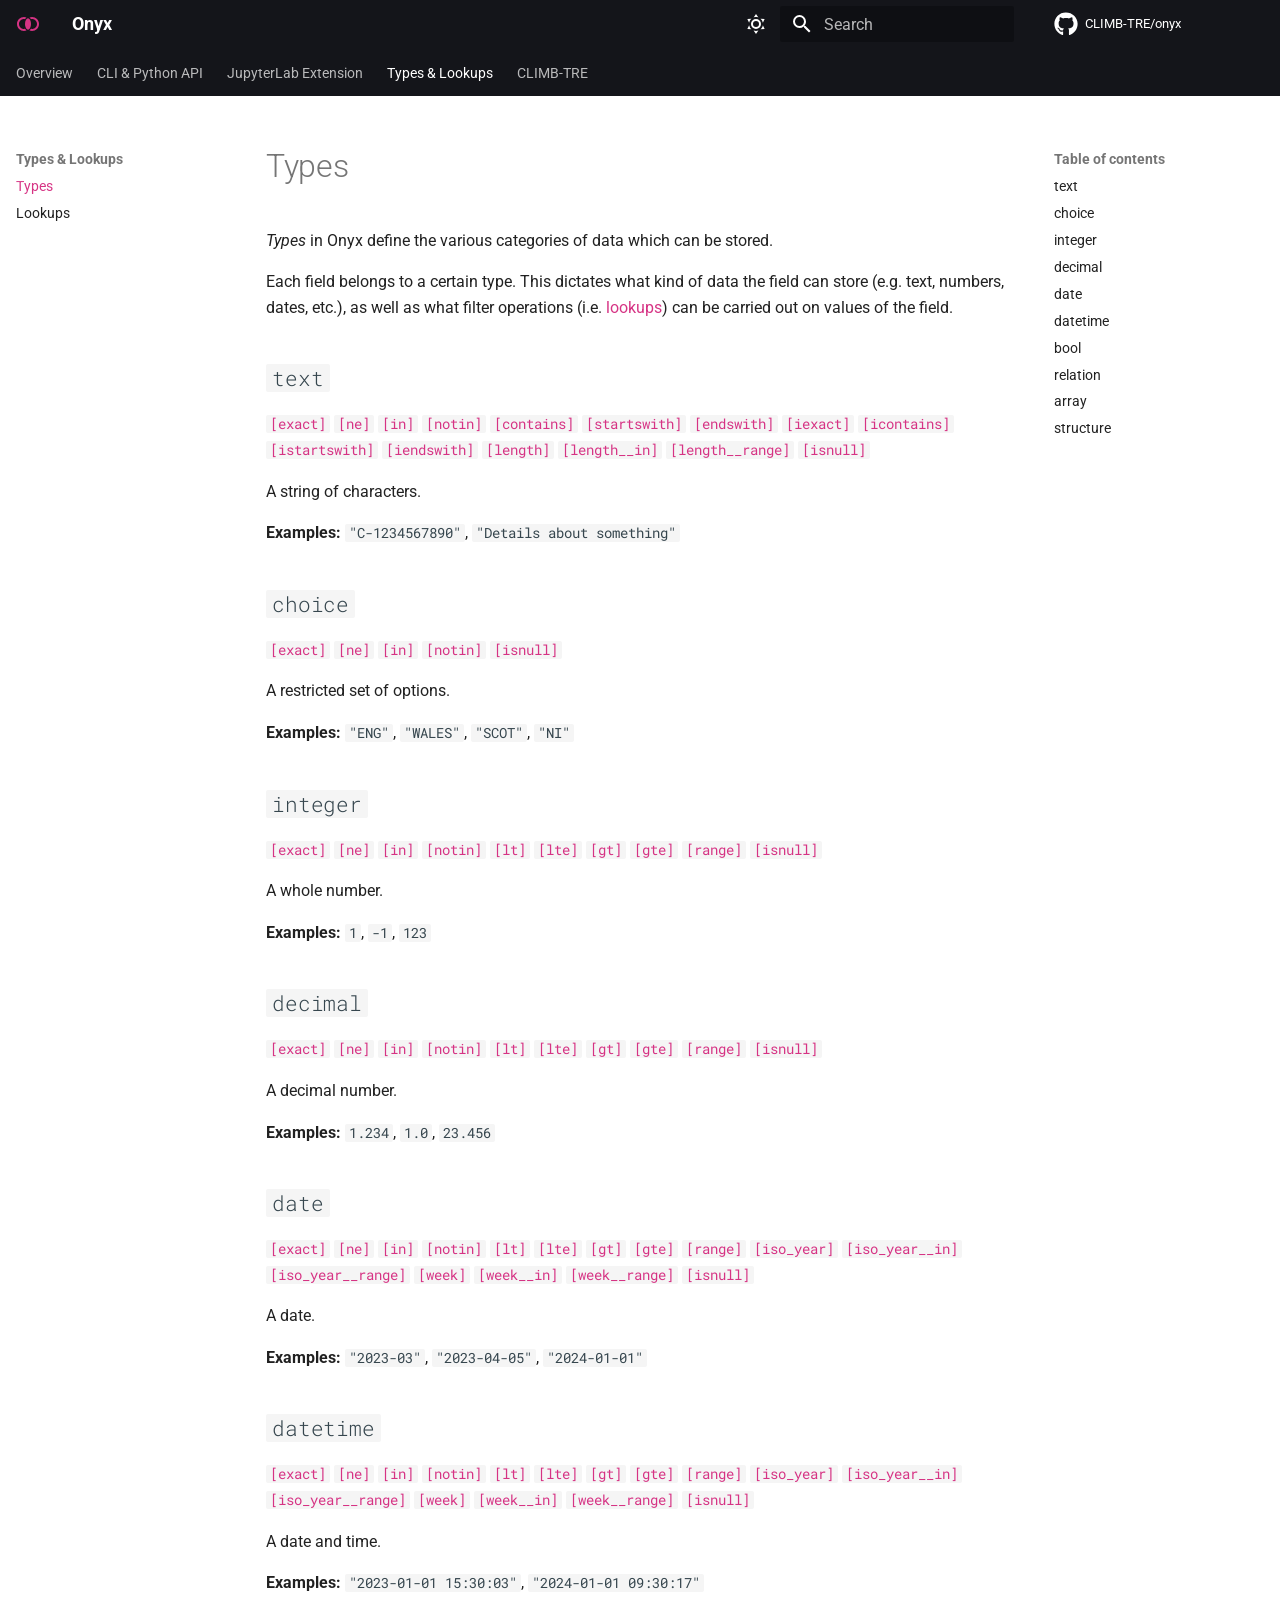
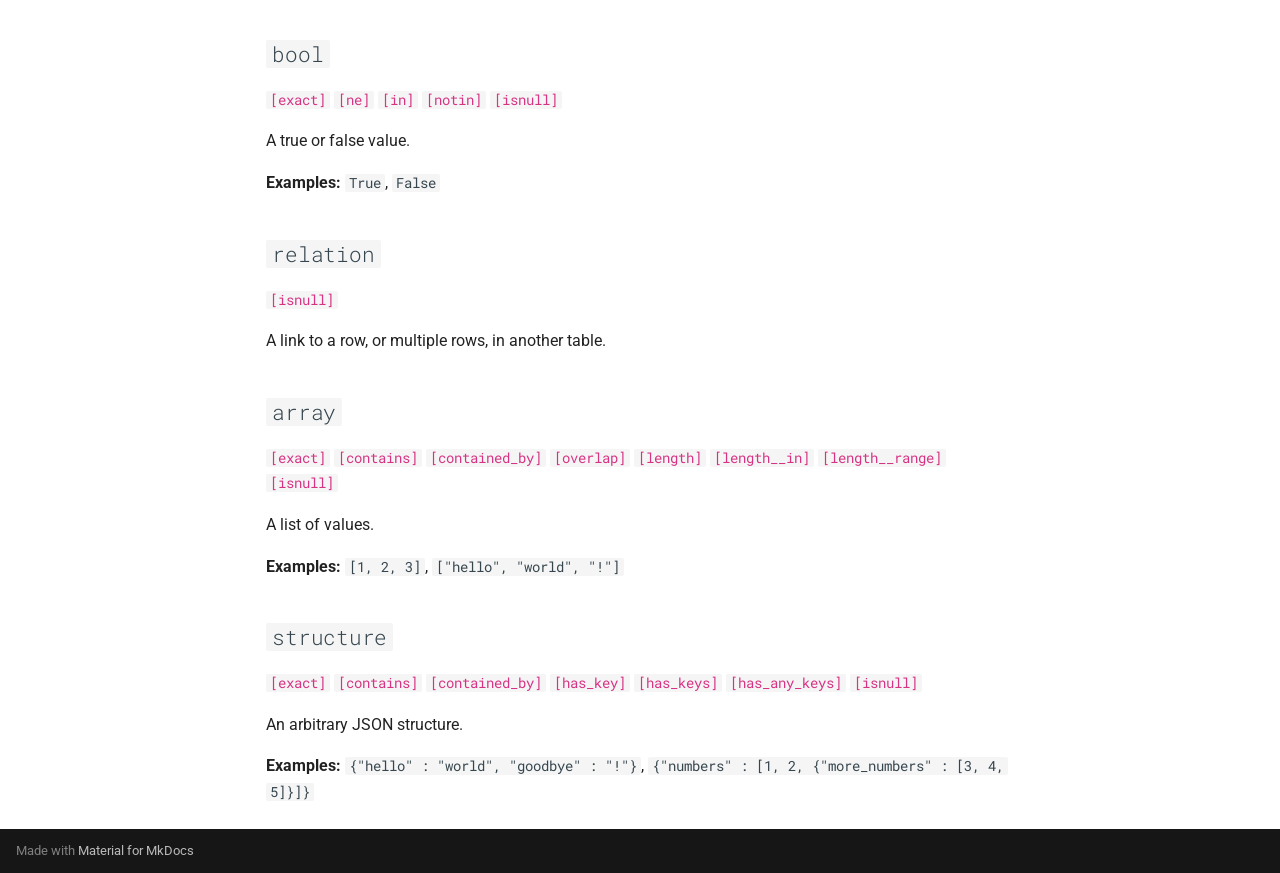
<file: fields/types/index.html>
<!doctype html>
<html lang="en" class="no-js">
  <head>
    
      <meta charset="utf-8">
      <meta name="viewport" content="width=device-width,initial-scale=1">
      
      
        <meta name="author" content="CLIMB-TRE">
      
      
        <link rel="canonical" href="https://climb-tre.github.io/onyx/fields/types/">
      
      
        <link rel="prev" href="../..">
      
      
        <link rel="next" href="../lookups/">
      
      
        
      
      
      <link rel="icon" href="../../assets/logo.svg">
      <meta name="generator" content="mkdocs-1.6.1, mkdocs-material-9.7.7">
    
    
      
        <title>Types - Onyx</title>
      
    
    
      <link rel="stylesheet" href="../../assets/stylesheets/main.ec1eaa64.min.css">
      
        
        <link rel="stylesheet" href="../../assets/stylesheets/palette.ab4e12ef.min.css">
      
      


    
    
      
    
    
      
        
        
        <link rel="preconnect" href="https://fonts.gstatic.com" crossorigin>
        <link rel="stylesheet" href="https://fonts.googleapis.com/css?family=Roboto:300,300i,400,400i,700,700i%7CRoboto+Mono:400,400i,700,700i&display=fallback">
        <style>:root{--md-text-font:"Roboto";--md-code-font:"Roboto Mono"}</style>
      
    
    
      <link rel="stylesheet" href="../../stylesheets/extra.css">
    
    <script>__md_scope=new URL("../..",location),__md_hash=e=>[...e].reduce(((e,_)=>(e<<5)-e+_.charCodeAt(0)),0),__md_get=(e,_=localStorage,t=__md_scope)=>JSON.parse(_.getItem(t.pathname+"."+e)),__md_set=(e,_,t=localStorage,a=__md_scope)=>{try{t.setItem(a.pathname+"."+e,JSON.stringify(_))}catch(e){}}</script>
    
      

    
    
  </head>
  
  
    
    
      
    
    
    
    
    <body dir="ltr" data-md-color-scheme="default" data-md-color-primary="black" data-md-color-accent="custom">
  
    
    <input class="md-toggle" data-md-toggle="drawer" type="checkbox" id="__drawer" autocomplete="off">
    <input class="md-toggle" data-md-toggle="search" type="checkbox" id="__search" autocomplete="off">
    <label class="md-overlay" for="__drawer"></label>
    <div data-md-component="skip">
      
        
        <a href="#types" class="md-skip">
          Skip to content
        </a>
      
    </div>
    <div data-md-component="announce">
      
    </div>
    
    
      

<header class="md-header" data-md-component="header">
  <nav class="md-header__inner md-grid" aria-label="Header">
    <a href="../.." title="Onyx" class="md-header__button md-logo" aria-label="Onyx" data-md-component="logo">
      
  <img src="../../assets/logo.svg" alt="logo">

    </a>
    <label class="md-header__button md-icon" for="__drawer">
      
      <svg xmlns="http://www.w3.org/2000/svg" viewBox="0 0 24 24"><path d="M3 6h18v2H3zm0 5h18v2H3zm0 5h18v2H3z"/></svg>
    </label>
    <div class="md-header__title" data-md-component="header-title">
      <div class="md-header__ellipsis">
        <div class="md-header__topic">
          <span class="md-ellipsis">
            Onyx
          </span>
        </div>
        <div class="md-header__topic" data-md-component="header-topic">
          <span class="md-ellipsis">
            
              Types
            
          </span>
        </div>
      </div>
    </div>
    
      
        <form class="md-header__option" data-md-component="palette">
  
    
    
    
    <input class="md-option" data-md-color-media="(prefers-color-scheme: light)" data-md-color-scheme="default" data-md-color-primary="black" data-md-color-accent="custom"  aria-label="Switch to dark mode"  type="radio" name="__palette" id="__palette_0">
    
      <label class="md-header__button md-icon" title="Switch to dark mode" for="__palette_1" hidden>
        <svg xmlns="http://www.w3.org/2000/svg" viewBox="0 0 24 24"><path d="M12 7a5 5 0 0 1 5 5 5 5 0 0 1-5 5 5 5 0 0 1-5-5 5 5 0 0 1 5-5m0 2a3 3 0 0 0-3 3 3 3 0 0 0 3 3 3 3 0 0 0 3-3 3 3 0 0 0-3-3m0-7 2.39 3.42C13.65 5.15 12.84 5 12 5s-1.65.15-2.39.42zM3.34 7l4.16-.35A7.2 7.2 0 0 0 5.94 8.5c-.44.74-.69 1.5-.83 2.29zm.02 10 1.76-3.77a7.131 7.131 0 0 0 2.38 4.14zM20.65 7l-1.77 3.79a7.02 7.02 0 0 0-2.38-4.15zm-.01 10-4.14.36c.59-.51 1.12-1.14 1.54-1.86.42-.73.69-1.5.83-2.29zM12 22l-2.41-3.44c.74.27 1.55.44 2.41.44.82 0 1.63-.17 2.37-.44z"/></svg>
      </label>
    
  
    
    
    
    <input class="md-option" data-md-color-media="(prefers-color-scheme: dark)" data-md-color-scheme="slate" data-md-color-primary="black" data-md-color-accent="custom"  aria-label="Switch to light mode"  type="radio" name="__palette" id="__palette_1">
    
      <label class="md-header__button md-icon" title="Switch to light mode" for="__palette_0" hidden>
        <svg xmlns="http://www.w3.org/2000/svg" viewBox="0 0 24 24"><path d="m17.75 4.09-2.53 1.94.91 3.06-2.63-1.81-2.63 1.81.91-3.06-2.53-1.94L12.44 4l1.06-3 1.06 3zm3.5 6.91-1.64 1.25.59 1.98-1.7-1.17-1.7 1.17.59-1.98L15.75 11l2.06-.05L18.5 9l.69 1.95zm-2.28 4.95c.83-.08 1.72 1.1 1.19 1.85-.32.45-.66.87-1.08 1.27C15.17 23 8.84 23 4.94 19.07c-3.91-3.9-3.91-10.24 0-14.14.4-.4.82-.76 1.27-1.08.75-.53 1.93.36 1.85 1.19-.27 2.86.69 5.83 2.89 8.02a9.96 9.96 0 0 0 8.02 2.89m-1.64 2.02a12.08 12.08 0 0 1-7.8-3.47c-2.17-2.19-3.33-5-3.49-7.82-2.81 3.14-2.7 7.96.31 10.98 3.02 3.01 7.84 3.12 10.98.31"/></svg>
      </label>
    
  
</form>
      
    
    
      <script>var palette=__md_get("__palette");if(palette&&palette.color){if("(prefers-color-scheme)"===palette.color.media){var media=matchMedia("(prefers-color-scheme: light)"),input=document.querySelector(media.matches?"[data-md-color-media='(prefers-color-scheme: light)']":"[data-md-color-media='(prefers-color-scheme: dark)']");palette.color.media=input.getAttribute("data-md-color-media"),palette.color.scheme=input.getAttribute("data-md-color-scheme"),palette.color.primary=input.getAttribute("data-md-color-primary"),palette.color.accent=input.getAttribute("data-md-color-accent")}for(var[key,value]of Object.entries(palette.color))document.body.setAttribute("data-md-color-"+key,value)}</script>
    
    
    
      
      
        <label class="md-header__button md-icon" for="__search">
          
          <svg xmlns="http://www.w3.org/2000/svg" viewBox="0 0 24 24"><path d="M9.5 3A6.5 6.5 0 0 1 16 9.5c0 1.61-.59 3.09-1.56 4.23l.27.27h.79l5 5-1.5 1.5-5-5v-.79l-.27-.27A6.52 6.52 0 0 1 9.5 16 6.5 6.5 0 0 1 3 9.5 6.5 6.5 0 0 1 9.5 3m0 2C7 5 5 7 5 9.5S7 14 9.5 14 14 12 14 9.5 12 5 9.5 5"/></svg>
        </label>
        <div class="md-search" data-md-component="search" role="dialog">
  <label class="md-search__overlay" for="__search"></label>
  <div class="md-search__inner" role="search">
    <form class="md-search__form" name="search">
      <input type="text" class="md-search__input" name="query" aria-label="Search" placeholder="Search" autocapitalize="off" autocorrect="off" autocomplete="off" spellcheck="false" data-md-component="search-query" required>
      <label class="md-search__icon md-icon" for="__search">
        
        <svg xmlns="http://www.w3.org/2000/svg" viewBox="0 0 24 24"><path d="M9.5 3A6.5 6.5 0 0 1 16 9.5c0 1.61-.59 3.09-1.56 4.23l.27.27h.79l5 5-1.5 1.5-5-5v-.79l-.27-.27A6.52 6.52 0 0 1 9.5 16 6.5 6.5 0 0 1 3 9.5 6.5 6.5 0 0 1 9.5 3m0 2C7 5 5 7 5 9.5S7 14 9.5 14 14 12 14 9.5 12 5 9.5 5"/></svg>
        
        <svg xmlns="http://www.w3.org/2000/svg" viewBox="0 0 24 24"><path d="M20 11v2H8l5.5 5.5-1.42 1.42L4.16 12l7.92-7.92L13.5 5.5 8 11z"/></svg>
      </label>
      <nav class="md-search__options" aria-label="Search">
        
        <button type="reset" class="md-search__icon md-icon" title="Clear" aria-label="Clear" tabindex="-1">
          
          <svg xmlns="http://www.w3.org/2000/svg" viewBox="0 0 24 24"><path d="M19 6.41 17.59 5 12 10.59 6.41 5 5 6.41 10.59 12 5 17.59 6.41 19 12 13.41 17.59 19 19 17.59 13.41 12z"/></svg>
        </button>
      </nav>
      
    </form>
    <div class="md-search__output">
      <div class="md-search__scrollwrap" tabindex="0" data-md-scrollfix>
        <div class="md-search-result" data-md-component="search-result">
          <div class="md-search-result__meta">
            Initializing search
          </div>
          <ol class="md-search-result__list" role="presentation"></ol>
        </div>
      </div>
    </div>
  </div>
</div>
      
    
    
      <div class="md-header__source">
        <a href="https://github.com/CLIMB-TRE/onyx/" title="Go to repository" class="md-source" data-md-component="source">
  <div class="md-source__icon md-icon">
    
    <svg xmlns="http://www.w3.org/2000/svg" viewBox="0 0 512 512"><!--! Font Awesome Free 7.1.0 by @fontawesome - https://fontawesome.com License - https://fontawesome.com/license/free (Icons: CC BY 4.0, Fonts: SIL OFL 1.1, Code: MIT License) Copyright 2025 Fonticons, Inc.--><path d="M173.9 397.4c0 2-2.3 3.6-5.2 3.6-3.3.3-5.6-1.3-5.6-3.6 0-2 2.3-3.6 5.2-3.6 3-.3 5.6 1.3 5.6 3.6m-31.1-4.5c-.7 2 1.3 4.3 4.3 4.9 2.6 1 5.6 0 6.2-2s-1.3-4.3-4.3-5.2c-2.6-.7-5.5.3-6.2 2.3m44.2-1.7c-2.9.7-4.9 2.6-4.6 4.9.3 2 2.9 3.3 5.9 2.6 2.9-.7 4.9-2.6 4.6-4.6-.3-1.9-3-3.2-5.9-2.9M252.8 8C114.1 8 8 113.3 8 252c0 110.9 69.8 205.8 169.5 239.2 12.8 2.3 17.3-5.6 17.3-12.1 0-6.2-.3-40.4-.3-61.4 0 0-70 15-84.7-29.8 0 0-11.4-29.1-27.8-36.6 0 0-22.9-15.7 1.6-15.4 0 0 24.9 2 38.6 25.8 21.9 38.6 58.6 27.5 72.9 20.9 2.3-16 8.8-27.1 16-33.7-55.9-6.2-112.3-14.3-112.3-110.5 0-27.5 7.6-41.3 23.6-58.9-2.6-6.5-11.1-33.3 2.6-67.9 20.9-6.5 69 27 69 27 20-5.6 41.5-8.5 62.8-8.5s42.8 2.9 62.8 8.5c0 0 48.1-33.6 69-27 13.7 34.7 5.2 61.4 2.6 67.9 16 17.7 25.8 31.5 25.8 58.9 0 96.5-58.9 104.2-114.8 110.5 9.2 7.9 17 22.9 17 46.4 0 33.7-.3 75.4-.3 83.6 0 6.5 4.6 14.4 17.3 12.1C436.2 457.8 504 362.9 504 252 504 113.3 391.5 8 252.8 8M105.2 352.9c-1.3 1-1 3.3.7 5.2 1.6 1.6 3.9 2.3 5.2 1 1.3-1 1-3.3-.7-5.2-1.6-1.6-3.9-2.3-5.2-1m-10.8-8.1c-.7 1.3.3 2.9 2.3 3.9 1.6 1 3.6.7 4.3-.7.7-1.3-.3-2.9-2.3-3.9-2-.6-3.6-.3-4.3.7m32.4 35.6c-1.6 1.3-1 4.3 1.3 6.2 2.3 2.3 5.2 2.6 6.5 1 1.3-1.3.7-4.3-1.3-6.2-2.2-2.3-5.2-2.6-6.5-1m-11.4-14.7c-1.6 1-1.6 3.6 0 5.9s4.3 3.3 5.6 2.3c1.6-1.3 1.6-3.9 0-6.2-1.4-2.3-4-3.3-5.6-2"/></svg>
  </div>
  <div class="md-source__repository">
    CLIMB-TRE/onyx
  </div>
</a>
      </div>
    
  </nav>
  
</header>
    
    <div class="md-container" data-md-component="container">
      
      
        
          
            
<nav class="md-tabs" aria-label="Tabs" data-md-component="tabs">
  <div class="md-grid">
    <ul class="md-tabs__list">
      
        
  
  
  
  
    <li class="md-tabs__item">
      <a href="../.." class="md-tabs__link">
        
  
  
    
  
  Overview

      </a>
    </li>
  

      
        
  
  
  
  
    <li class="md-tabs__item">
      <a href="https://climb-tre.github.io/onyx-client/" class="md-tabs__link">
        
  
  
    
  
  CLI & Python API

      </a>
    </li>
  

      
        
  
  
  
  
    <li class="md-tabs__item">
      <a href="https://climb-tre.github.io/onyx-extension/" class="md-tabs__link">
        
  
  
    
  
  JupyterLab Extension

      </a>
    </li>
  

      
        
  
  
  
    
  
  
    
    
      <li class="md-tabs__item md-tabs__item--active">
        <a href="./" class="md-tabs__link">
          
  
  
  Types & Lookups

        </a>
      </li>
    
  

      
        
  
  
  
  
    <li class="md-tabs__item">
      <a href="https://climb-tre.github.io" class="md-tabs__link">
        
  
  
    
  
  CLIMB-TRE

      </a>
    </li>
  

      
    </ul>
  </div>
</nav>
          
        
      
      <main class="md-main" data-md-component="main">
        <div class="md-main__inner md-grid">
          
            
              
                
              
              <div class="md-sidebar md-sidebar--primary" data-md-component="sidebar" data-md-type="navigation" >
                <div class="md-sidebar__scrollwrap">
                  <div class="md-sidebar__inner">
                    


  


<nav class="md-nav md-nav--primary md-nav--lifted" aria-label="Navigation" data-md-level="0">
  <label class="md-nav__title" for="__drawer">
    <a href="../.." title="Onyx" class="md-nav__button md-logo" aria-label="Onyx" data-md-component="logo">
      
  <img src="../../assets/logo.svg" alt="logo">

    </a>
    Onyx
  </label>
  
    <div class="md-nav__source">
      <a href="https://github.com/CLIMB-TRE/onyx/" title="Go to repository" class="md-source" data-md-component="source">
  <div class="md-source__icon md-icon">
    
    <svg xmlns="http://www.w3.org/2000/svg" viewBox="0 0 512 512"><!--! Font Awesome Free 7.1.0 by @fontawesome - https://fontawesome.com License - https://fontawesome.com/license/free (Icons: CC BY 4.0, Fonts: SIL OFL 1.1, Code: MIT License) Copyright 2025 Fonticons, Inc.--><path d="M173.9 397.4c0 2-2.3 3.6-5.2 3.6-3.3.3-5.6-1.3-5.6-3.6 0-2 2.3-3.6 5.2-3.6 3-.3 5.6 1.3 5.6 3.6m-31.1-4.5c-.7 2 1.3 4.3 4.3 4.9 2.6 1 5.6 0 6.2-2s-1.3-4.3-4.3-5.2c-2.6-.7-5.5.3-6.2 2.3m44.2-1.7c-2.9.7-4.9 2.6-4.6 4.9.3 2 2.9 3.3 5.9 2.6 2.9-.7 4.9-2.6 4.6-4.6-.3-1.9-3-3.2-5.9-2.9M252.8 8C114.1 8 8 113.3 8 252c0 110.9 69.8 205.8 169.5 239.2 12.8 2.3 17.3-5.6 17.3-12.1 0-6.2-.3-40.4-.3-61.4 0 0-70 15-84.7-29.8 0 0-11.4-29.1-27.8-36.6 0 0-22.9-15.7 1.6-15.4 0 0 24.9 2 38.6 25.8 21.9 38.6 58.6 27.5 72.9 20.9 2.3-16 8.8-27.1 16-33.7-55.9-6.2-112.3-14.3-112.3-110.5 0-27.5 7.6-41.3 23.6-58.9-2.6-6.5-11.1-33.3 2.6-67.9 20.9-6.5 69 27 69 27 20-5.6 41.5-8.5 62.8-8.5s42.8 2.9 62.8 8.5c0 0 48.1-33.6 69-27 13.7 34.7 5.2 61.4 2.6 67.9 16 17.7 25.8 31.5 25.8 58.9 0 96.5-58.9 104.2-114.8 110.5 9.2 7.9 17 22.9 17 46.4 0 33.7-.3 75.4-.3 83.6 0 6.5 4.6 14.4 17.3 12.1C436.2 457.8 504 362.9 504 252 504 113.3 391.5 8 252.8 8M105.2 352.9c-1.3 1-1 3.3.7 5.2 1.6 1.6 3.9 2.3 5.2 1 1.3-1 1-3.3-.7-5.2-1.6-1.6-3.9-2.3-5.2-1m-10.8-8.1c-.7 1.3.3 2.9 2.3 3.9 1.6 1 3.6.7 4.3-.7.7-1.3-.3-2.9-2.3-3.9-2-.6-3.6-.3-4.3.7m32.4 35.6c-1.6 1.3-1 4.3 1.3 6.2 2.3 2.3 5.2 2.6 6.5 1 1.3-1.3.7-4.3-1.3-6.2-2.2-2.3-5.2-2.6-6.5-1m-11.4-14.7c-1.6 1-1.6 3.6 0 5.9s4.3 3.3 5.6 2.3c1.6-1.3 1.6-3.9 0-6.2-1.4-2.3-4-3.3-5.6-2"/></svg>
  </div>
  <div class="md-source__repository">
    CLIMB-TRE/onyx
  </div>
</a>
    </div>
  
  <ul class="md-nav__list" data-md-scrollfix>
    
      
      
  
  
  
  
    <li class="md-nav__item">
      <a href="../.." class="md-nav__link">
        
  
  
  <span class="md-ellipsis">
    
  
    Overview
  

    
  </span>
  
  

      </a>
    </li>
  

    
      
      
  
  
  
  
    <li class="md-nav__item">
      <a href="https://climb-tre.github.io/onyx-client/" class="md-nav__link">
        
  
  
  <span class="md-ellipsis">
    
  
    CLI & Python API
  

    
  </span>
  
  

      </a>
    </li>
  

    
      
      
  
  
  
  
    <li class="md-nav__item">
      <a href="https://climb-tre.github.io/onyx-extension/" class="md-nav__link">
        
  
  
  <span class="md-ellipsis">
    
  
    JupyterLab Extension
  

    
  </span>
  
  

      </a>
    </li>
  

    
      
      
  
  
    
  
  
  
    
    
    
    
      
        
        
      
      
        
      
    
    
    <li class="md-nav__item md-nav__item--active md-nav__item--section md-nav__item--nested">
      
        
        
        <input class="md-nav__toggle md-toggle " type="checkbox" id="__nav_4" checked>
        
          
          <label class="md-nav__link" for="__nav_4" id="__nav_4_label" tabindex="">
            
  
  
  <span class="md-ellipsis">
    
  
    Types & Lookups
  

    
  </span>
  
  

            <span class="md-nav__icon md-icon"></span>
          </label>
        
        <nav class="md-nav" data-md-level="1" aria-labelledby="__nav_4_label" aria-expanded="true">
          <label class="md-nav__title" for="__nav_4">
            <span class="md-nav__icon md-icon"></span>
            
  
    Types & Lookups
  

          </label>
          <ul class="md-nav__list" data-md-scrollfix>
            
              
                
  
  
    
  
  
  
    <li class="md-nav__item md-nav__item--active">
      
      <input class="md-nav__toggle md-toggle" type="checkbox" id="__toc">
      
      
        
      
      
        <label class="md-nav__link md-nav__link--active" for="__toc">
          
  
  
  <span class="md-ellipsis">
    
  
    Types
  

    
  </span>
  
  

          <span class="md-nav__icon md-icon"></span>
        </label>
      
      <a href="./" class="md-nav__link md-nav__link--active">
        
  
  
  <span class="md-ellipsis">
    
  
    Types
  

    
  </span>
  
  

      </a>
      
        

<nav class="md-nav md-nav--secondary" aria-label="Table of contents">
  
  
  
    
  
  
    <label class="md-nav__title" for="__toc">
      <span class="md-nav__icon md-icon"></span>
      Table of contents
    </label>
    <ul class="md-nav__list" data-md-component="toc" data-md-scrollfix>
      
        <li class="md-nav__item">
  <a href="#text" class="md-nav__link">
    <span class="md-ellipsis">
      
        text
      
    </span>
  </a>
  
</li>
      
        <li class="md-nav__item">
  <a href="#choice" class="md-nav__link">
    <span class="md-ellipsis">
      
        choice
      
    </span>
  </a>
  
</li>
      
        <li class="md-nav__item">
  <a href="#integer" class="md-nav__link">
    <span class="md-ellipsis">
      
        integer
      
    </span>
  </a>
  
</li>
      
        <li class="md-nav__item">
  <a href="#decimal" class="md-nav__link">
    <span class="md-ellipsis">
      
        decimal
      
    </span>
  </a>
  
</li>
      
        <li class="md-nav__item">
  <a href="#date" class="md-nav__link">
    <span class="md-ellipsis">
      
        date
      
    </span>
  </a>
  
</li>
      
        <li class="md-nav__item">
  <a href="#datetime" class="md-nav__link">
    <span class="md-ellipsis">
      
        datetime
      
    </span>
  </a>
  
</li>
      
        <li class="md-nav__item">
  <a href="#bool" class="md-nav__link">
    <span class="md-ellipsis">
      
        bool
      
    </span>
  </a>
  
</li>
      
        <li class="md-nav__item">
  <a href="#relation" class="md-nav__link">
    <span class="md-ellipsis">
      
        relation
      
    </span>
  </a>
  
</li>
      
        <li class="md-nav__item">
  <a href="#array" class="md-nav__link">
    <span class="md-ellipsis">
      
        array
      
    </span>
  </a>
  
</li>
      
        <li class="md-nav__item">
  <a href="#structure" class="md-nav__link">
    <span class="md-ellipsis">
      
        structure
      
    </span>
  </a>
  
</li>
      
    </ul>
  
</nav>
      
    </li>
  

              
            
              
                
  
  
  
  
    <li class="md-nav__item">
      <a href="../lookups/" class="md-nav__link">
        
  
  
  <span class="md-ellipsis">
    
  
    Lookups
  

    
  </span>
  
  

      </a>
    </li>
  

              
            
          </ul>
        </nav>
      
    </li>
  

    
      
      
  
  
  
  
    <li class="md-nav__item">
      <a href="https://climb-tre.github.io" class="md-nav__link">
        
  
  
  <span class="md-ellipsis">
    
  
    CLIMB-TRE
  

    
  </span>
  
  

      </a>
    </li>
  

    
  </ul>
</nav>
                  </div>
                </div>
              </div>
            
            
              
                
              
              <div class="md-sidebar md-sidebar--secondary" data-md-component="sidebar" data-md-type="toc" >
                <div class="md-sidebar__scrollwrap">
                  <div class="md-sidebar__inner">
                    

<nav class="md-nav md-nav--secondary" aria-label="Table of contents">
  
  
  
    
  
  
    <label class="md-nav__title" for="__toc">
      <span class="md-nav__icon md-icon"></span>
      Table of contents
    </label>
    <ul class="md-nav__list" data-md-component="toc" data-md-scrollfix>
      
        <li class="md-nav__item">
  <a href="#text" class="md-nav__link">
    <span class="md-ellipsis">
      
        text
      
    </span>
  </a>
  
</li>
      
        <li class="md-nav__item">
  <a href="#choice" class="md-nav__link">
    <span class="md-ellipsis">
      
        choice
      
    </span>
  </a>
  
</li>
      
        <li class="md-nav__item">
  <a href="#integer" class="md-nav__link">
    <span class="md-ellipsis">
      
        integer
      
    </span>
  </a>
  
</li>
      
        <li class="md-nav__item">
  <a href="#decimal" class="md-nav__link">
    <span class="md-ellipsis">
      
        decimal
      
    </span>
  </a>
  
</li>
      
        <li class="md-nav__item">
  <a href="#date" class="md-nav__link">
    <span class="md-ellipsis">
      
        date
      
    </span>
  </a>
  
</li>
      
        <li class="md-nav__item">
  <a href="#datetime" class="md-nav__link">
    <span class="md-ellipsis">
      
        datetime
      
    </span>
  </a>
  
</li>
      
        <li class="md-nav__item">
  <a href="#bool" class="md-nav__link">
    <span class="md-ellipsis">
      
        bool
      
    </span>
  </a>
  
</li>
      
        <li class="md-nav__item">
  <a href="#relation" class="md-nav__link">
    <span class="md-ellipsis">
      
        relation
      
    </span>
  </a>
  
</li>
      
        <li class="md-nav__item">
  <a href="#array" class="md-nav__link">
    <span class="md-ellipsis">
      
        array
      
    </span>
  </a>
  
</li>
      
        <li class="md-nav__item">
  <a href="#structure" class="md-nav__link">
    <span class="md-ellipsis">
      
        structure
      
    </span>
  </a>
  
</li>
      
    </ul>
  
</nav>
                  </div>
                </div>
              </div>
            
          
          
            <div class="md-content" data-md-component="content">
              
              <article class="md-content__inner md-typeset">
                
                  
  



  
  


<h1 id="types">Types<a class="headerlink" href="#types" title="Permanent link">&para;</a></h1>
<p><em>Types</em> in Onyx define the various categories of data which can be stored.</p>
<p>Each field belongs to a certain type. This dictates what kind of data the field can store (e.g. text, numbers, dates, etc.), as well as what filter operations (i.e. <a class="autorefs autorefs-internal" title="Lookups" href="../lookups/#lookups">lookups</a>) can be carried out on values of the field.</p>
<h2 id="text"><code>text</code><a class="headerlink" href="#text" title="Permanent link">&para;</a></h2>
<p><a class="autorefs autorefs-internal" href="../lookups/#exact"><code>[exact]</code></a>
<a class="autorefs autorefs-internal" href="../lookups/#ne"><code>[ne]</code></a>
<a class="autorefs autorefs-internal" href="../lookups/#in"><code>[in]</code></a>
<a class="autorefs autorefs-internal" href="../lookups/#notin"><code>[notin]</code></a>
<a class="autorefs autorefs-internal" href="../lookups/#contains"><code>[contains]</code></a>
<a class="autorefs autorefs-internal" href="../lookups/#startswith"><code>[startswith]</code></a>
<a class="autorefs autorefs-internal" href="../lookups/#endswith"><code>[endswith]</code></a>
<a class="autorefs autorefs-internal" href="../lookups/#iexact"><code>[iexact]</code></a>
<a class="autorefs autorefs-internal" href="../lookups/#icontains"><code>[icontains]</code></a>
<a class="autorefs autorefs-internal" href="../lookups/#istartswith"><code>[istartswith]</code></a>
<a class="autorefs autorefs-internal" href="../lookups/#iendswith"><code>[iendswith]</code></a>
<a class="autorefs autorefs-internal" href="../lookups/#length"><code>[length]</code></a>
<a class="autorefs autorefs-internal" href="../lookups/#length__in"><code>[length__in]</code></a>
<a class="autorefs autorefs-internal" href="../lookups/#length__range"><code>[length__range]</code></a>
<a class="autorefs autorefs-internal" href="../lookups/#isnull"><code>[isnull]</code></a></p>
<p>A string of characters.</p>
<p><strong>Examples:</strong> <code>"C-1234567890"</code>, <code>"Details about something"</code></p>
<h2 id="choice"><code>choice</code><a class="headerlink" href="#choice" title="Permanent link">&para;</a></h2>
<p><a class="autorefs autorefs-internal" href="../lookups/#exact"><code>[exact]</code></a>
<a class="autorefs autorefs-internal" href="../lookups/#ne"><code>[ne]</code></a>
<a class="autorefs autorefs-internal" href="../lookups/#in"><code>[in]</code></a>
<a class="autorefs autorefs-internal" href="../lookups/#notin"><code>[notin]</code></a>
<a class="autorefs autorefs-internal" href="../lookups/#isnull"><code>[isnull]</code></a></p>
<p>A restricted set of options.</p>
<p><strong>Examples:</strong> <code>"ENG"</code>, <code>"WALES"</code>, <code>"SCOT"</code>, <code>"NI"</code></p>
<h2 id="integer"><code>integer</code><a class="headerlink" href="#integer" title="Permanent link">&para;</a></h2>
<p><a class="autorefs autorefs-internal" href="../lookups/#exact"><code>[exact]</code></a>
<a class="autorefs autorefs-internal" href="../lookups/#ne"><code>[ne]</code></a>
<a class="autorefs autorefs-internal" href="../lookups/#in"><code>[in]</code></a>
<a class="autorefs autorefs-internal" href="../lookups/#notin"><code>[notin]</code></a>
<a class="autorefs autorefs-internal" href="../lookups/#lt"><code>[lt]</code></a>
<a class="autorefs autorefs-internal" href="../lookups/#lte"><code>[lte]</code></a>
<a class="autorefs autorefs-internal" href="../lookups/#gt"><code>[gt]</code></a>
<a class="autorefs autorefs-internal" href="../lookups/#gte"><code>[gte]</code></a>
<a class="autorefs autorefs-internal" href="../lookups/#range"><code>[range]</code></a>
<a class="autorefs autorefs-internal" href="../lookups/#isnull"><code>[isnull]</code></a></p>
<p>A whole number.</p>
<p><strong>Examples:</strong> <code>1</code>, <code>-1</code>, <code>123</code></p>
<h2 id="decimal"><code>decimal</code><a class="headerlink" href="#decimal" title="Permanent link">&para;</a></h2>
<p><a class="autorefs autorefs-internal" href="../lookups/#exact"><code>[exact]</code></a>
<a class="autorefs autorefs-internal" href="../lookups/#ne"><code>[ne]</code></a>
<a class="autorefs autorefs-internal" href="../lookups/#in"><code>[in]</code></a>
<a class="autorefs autorefs-internal" href="../lookups/#notin"><code>[notin]</code></a>
<a class="autorefs autorefs-internal" href="../lookups/#lt"><code>[lt]</code></a>
<a class="autorefs autorefs-internal" href="../lookups/#lte"><code>[lte]</code></a>
<a class="autorefs autorefs-internal" href="../lookups/#gt"><code>[gt]</code></a>
<a class="autorefs autorefs-internal" href="../lookups/#gte"><code>[gte]</code></a>
<a class="autorefs autorefs-internal" href="../lookups/#range"><code>[range]</code></a>
<a class="autorefs autorefs-internal" href="../lookups/#isnull"><code>[isnull]</code></a></p>
<p>A decimal number.</p>
<p><strong>Examples:</strong> <code>1.234</code>, <code>1.0</code>, <code>23.456</code></p>
<h2 id="date"><code>date</code><a class="headerlink" href="#date" title="Permanent link">&para;</a></h2>
<p><a class="autorefs autorefs-internal" href="../lookups/#exact"><code>[exact]</code></a>
<a class="autorefs autorefs-internal" href="../lookups/#ne"><code>[ne]</code></a>
<a class="autorefs autorefs-internal" href="../lookups/#in"><code>[in]</code></a>
<a class="autorefs autorefs-internal" href="../lookups/#notin"><code>[notin]</code></a>
<a class="autorefs autorefs-internal" href="../lookups/#lt"><code>[lt]</code></a>
<a class="autorefs autorefs-internal" href="../lookups/#lte"><code>[lte]</code></a>
<a class="autorefs autorefs-internal" href="../lookups/#gt"><code>[gt]</code></a>
<a class="autorefs autorefs-internal" href="../lookups/#gte"><code>[gte]</code></a>
<a class="autorefs autorefs-internal" href="../lookups/#range"><code>[range]</code></a>
<a class="autorefs autorefs-internal" href="../lookups/#iso_year"><code>[iso_year]</code></a>
<a class="autorefs autorefs-internal" href="../lookups/#iso_year__in"><code>[iso_year__in]</code></a>
<a class="autorefs autorefs-internal" href="../lookups/#iso_year__range"><code>[iso_year__range]</code></a>
<a class="autorefs autorefs-internal" href="../lookups/#week"><code>[week]</code></a>
<a class="autorefs autorefs-internal" href="../lookups/#week__in"><code>[week__in]</code></a>
<a class="autorefs autorefs-internal" href="../lookups/#week__range"><code>[week__range]</code></a>
<a class="autorefs autorefs-internal" href="../lookups/#isnull"><code>[isnull]</code></a></p>
<p>A date.</p>
<p><strong>Examples:</strong> <code>"2023-03"</code>, <code>"2023-04-05"</code>, <code>"2024-01-01"</code></p>
<h2 id="datetime"><code>datetime</code><a class="headerlink" href="#datetime" title="Permanent link">&para;</a></h2>
<p><a class="autorefs autorefs-internal" href="../lookups/#exact"><code>[exact]</code></a>
<a class="autorefs autorefs-internal" href="../lookups/#ne"><code>[ne]</code></a>
<a class="autorefs autorefs-internal" href="../lookups/#in"><code>[in]</code></a>
<a class="autorefs autorefs-internal" href="../lookups/#notin"><code>[notin]</code></a>
<a class="autorefs autorefs-internal" href="../lookups/#lt"><code>[lt]</code></a>
<a class="autorefs autorefs-internal" href="../lookups/#lte"><code>[lte]</code></a>
<a class="autorefs autorefs-internal" href="../lookups/#gt"><code>[gt]</code></a>
<a class="autorefs autorefs-internal" href="../lookups/#gte"><code>[gte]</code></a>
<a class="autorefs autorefs-internal" href="../lookups/#range"><code>[range]</code></a>
<a class="autorefs autorefs-internal" href="../lookups/#iso_year"><code>[iso_year]</code></a>
<a class="autorefs autorefs-internal" href="../lookups/#iso_year__in"><code>[iso_year__in]</code></a>
<a class="autorefs autorefs-internal" href="../lookups/#iso_year__range"><code>[iso_year__range]</code></a>
<a class="autorefs autorefs-internal" href="../lookups/#week"><code>[week]</code></a>
<a class="autorefs autorefs-internal" href="../lookups/#week__in"><code>[week__in]</code></a>
<a class="autorefs autorefs-internal" href="../lookups/#week__range"><code>[week__range]</code></a>
<a class="autorefs autorefs-internal" href="../lookups/#isnull"><code>[isnull]</code></a></p>
<p>A date and time.</p>
<p><strong>Examples:</strong> <code>"2023-01-01 15:30:03"</code>, <code>"2024-01-01 09:30:17"</code></p>
<h2 id="bool"><code>bool</code><a class="headerlink" href="#bool" title="Permanent link">&para;</a></h2>
<p><a class="autorefs autorefs-internal" href="../lookups/#exact"><code>[exact]</code></a>
<a class="autorefs autorefs-internal" href="../lookups/#ne"><code>[ne]</code></a>
<a class="autorefs autorefs-internal" href="../lookups/#in"><code>[in]</code></a>
<a class="autorefs autorefs-internal" href="../lookups/#notin"><code>[notin]</code></a>
<a class="autorefs autorefs-internal" href="../lookups/#isnull"><code>[isnull]</code></a></p>
<p>A true or false value.</p>
<p><strong>Examples:</strong> <code>True</code>, <code>False</code></p>
<h2 id="relation"><code>relation</code><a class="headerlink" href="#relation" title="Permanent link">&para;</a></h2>
<p><a class="autorefs autorefs-internal" href="../lookups/#isnull"><code>[isnull]</code></a></p>
<p>A link to a row, or multiple rows, in another table.</p>
<h2 id="array"><code>array</code><a class="headerlink" href="#array" title="Permanent link">&para;</a></h2>
<p><a class="autorefs autorefs-internal" href="../lookups/#exact"><code>[exact]</code></a>
<a class="autorefs autorefs-internal" href="../lookups/#contains"><code>[contains]</code></a>
<a class="autorefs autorefs-internal" href="../lookups/#contained_by"><code>[contained_by]</code></a>
<a class="autorefs autorefs-internal" href="../lookups/#overlap"><code>[overlap]</code></a>
<a class="autorefs autorefs-internal" href="../lookups/#length"><code>[length]</code></a>
<a class="autorefs autorefs-internal" href="../lookups/#length__in"><code>[length__in]</code></a>
<a class="autorefs autorefs-internal" href="../lookups/#length__range"><code>[length__range]</code></a>
<a class="autorefs autorefs-internal" href="../lookups/#isnull"><code>[isnull]</code></a></p>
<p>A list of values.</p>
<p><strong>Examples:</strong> <code>[1, 2, 3]</code>, <code>["hello", "world", "!"]</code></p>
<h2 id="structure"><code>structure</code><a class="headerlink" href="#structure" title="Permanent link">&para;</a></h2>
<p><a class="autorefs autorefs-internal" href="../lookups/#exact"><code>[exact]</code></a>
<a class="autorefs autorefs-internal" href="../lookups/#contains"><code>[contains]</code></a>
<a class="autorefs autorefs-internal" href="../lookups/#contained_by"><code>[contained_by]</code></a>
<a class="autorefs autorefs-internal" href="../lookups/#has_key"><code>[has_key]</code></a>
<a class="autorefs autorefs-internal" href="../lookups/#has_keys"><code>[has_keys]</code></a>
<a class="autorefs autorefs-internal" href="../lookups/#has_any_keys"><code>[has_any_keys]</code></a>
<a class="autorefs autorefs-internal" href="../lookups/#isnull"><code>[isnull]</code></a></p>
<p>An arbitrary JSON structure.</p>
<p><strong>Examples:</strong> <code>{"hello" : "world", "goodbye" : "!"}</code>, <code>{"numbers" : [1, 2, {"more_numbers" : [3, 4, 5]}]}</code></p>







  
  




  



                
              </article>
            </div>
          
          
<script>var target=document.getElementById(location.hash.slice(1));target&&target.name&&(target.checked=target.name.startsWith("__tabbed_"))</script>
        </div>
        
          <button type="button" class="md-top md-icon" data-md-component="top" hidden>
  
  <svg xmlns="http://www.w3.org/2000/svg" viewBox="0 0 24 24"><path d="M13 20h-2V8l-5.5 5.5-1.42-1.42L12 4.16l7.92 7.92-1.42 1.42L13 8z"/></svg>
  Back to top
</button>
        
      </main>
      
        <footer class="md-footer">
  
    
      
        
      
      <nav class="md-footer__inner md-grid" aria-label="Footer" hidden>
        
          
          <a href="../.." class="md-footer__link md-footer__link--prev" aria-label="Previous: Overview">
            <div class="md-footer__button md-icon">
              
              <svg xmlns="http://www.w3.org/2000/svg" viewBox="0 0 24 24"><path d="M20 11v2H8l5.5 5.5-1.42 1.42L4.16 12l7.92-7.92L13.5 5.5 8 11z"/></svg>
            </div>
            <div class="md-footer__title">
              <span class="md-footer__direction">
                Previous
              </span>
              <div class="md-ellipsis">
                Overview
              </div>
            </div>
          </a>
        
        
          
          <a href="../lookups/" class="md-footer__link md-footer__link--next" aria-label="Next: Lookups">
            <div class="md-footer__title">
              <span class="md-footer__direction">
                Next
              </span>
              <div class="md-ellipsis">
                Lookups
              </div>
            </div>
            <div class="md-footer__button md-icon">
              
              <svg xmlns="http://www.w3.org/2000/svg" viewBox="0 0 24 24"><path d="M4 11v2h12l-5.5 5.5 1.42 1.42L19.84 12l-7.92-7.92L10.5 5.5 16 11z"/></svg>
            </div>
          </a>
        
      </nav>
    
  
  <div class="md-footer-meta md-typeset">
    <div class="md-footer-meta__inner md-grid">
      <div class="md-copyright">
  
  
    Made with
    <a href="https://squidfunk.github.io/mkdocs-material/" target="_blank" rel="noopener">
      Material for MkDocs
    </a>
  
</div>
      
    </div>
  </div>
</footer>
      
    </div>
    <div class="md-dialog" data-md-component="dialog">
      <div class="md-dialog__inner md-typeset"></div>
    </div>
    
    
    
      
      
      <script id="__config" type="application/json">{"annotate": null, "base": "../..", "features": ["navigation.tabs", "navigation.top", "navigation.sections", "navigation.footer", "content.code.copy"], "search": "../../assets/javascripts/workers/search.2c215733.min.js", "tags": null, "translations": {"clipboard.copied": "Copied to clipboard", "clipboard.copy": "Copy to clipboard", "search.result.more.one": "1 more on this page", "search.result.more.other": "# more on this page", "search.result.none": "No matching documents", "search.result.one": "1 matching document", "search.result.other": "# matching documents", "search.result.placeholder": "Type to start searching", "search.result.term.missing": "Missing", "select.version": "Select version"}, "version": null}</script>
    
    
      <script src="../../assets/javascripts/bundle.d7400e89.min.js"></script>
      
    
  </body>
</html>
</file>
<file: stylesheets/extra.css>
[data-md-color-scheme="slate"][data-md-color-primary="black"] {
    --md-typeset-a-color: #d63384;
    --md-accent-fg-color: #d63384;
}

[data-md-color-primary="black"] {
    --md-typeset-a-color: #d63384;
    --md-accent-fg-color: #d63384;
}

.pink {
    color: #d63384;
}

.md-grid {
    max-width: 1440px;
}
</file>
<file: assets/stylesheets/main.ec1eaa64.min.css>
@charset "UTF-8";html{-webkit-text-size-adjust:none;-moz-text-size-adjust:none;text-size-adjust:none;box-sizing:border-box}*,:after,:before{box-sizing:inherit}@media (prefers-reduced-motion){*,:after,:before{transition:none!important}}body{margin:0}a,button,input,label{-webkit-tap-highlight-color:transparent}a{color:inherit;text-decoration:none}hr{border:0;box-sizing:initial;display:block;height:.05rem;overflow:visible;padding:0}small{font-size:80%}sub,sup{line-height:1em}img{border-style:none}table{border-collapse:initial;border-spacing:0}td,th{font-weight:400;vertical-align:top}button{background:#0000;border:0;font-family:inherit;font-size:inherit;margin:0;padding:0}input{border:0;outline:none}:root{--md-primary-fg-color:#4051b5;--md-primary-fg-color--light:#5d6cc0;--md-primary-fg-color--dark:#303fa1;--md-primary-bg-color:#fff;--md-primary-bg-color--light:#ffffffb3;--md-accent-fg-color:#526cfe;--md-accent-fg-color--transparent:#526cfe1a;--md-accent-bg-color:#fff;--md-accent-bg-color--light:#ffffffb3}[data-md-color-scheme=default]{color-scheme:light}[data-md-color-scheme=default] img[src$="#gh-dark-mode-only"],[data-md-color-scheme=default] img[src$="#only-dark"]{display:none}:root,[data-md-color-scheme=default]{--md-hue:225deg;--md-default-fg-color:#000000de;--md-default-fg-color--light:#0000008a;--md-default-fg-color--lighter:#00000052;--md-default-fg-color--lightest:#00000012;--md-default-bg-color:#fff;--md-default-bg-color--light:#ffffffb3;--md-default-bg-color--lighter:#ffffff4d;--md-default-bg-color--lightest:#ffffff1f;--md-code-fg-color:#36464e;--md-code-bg-color:#f5f5f5;--md-code-bg-color--light:#f5f5f5b3;--md-code-bg-color--lighter:#f5f5f54d;--md-code-hl-color:#4287ff;--md-code-hl-color--light:#4287ff1a;--md-code-hl-number-color:#d52a2a;--md-code-hl-special-color:#db1457;--md-code-hl-function-color:#a846b9;--md-code-hl-constant-color:#6e59d9;--md-code-hl-keyword-color:#3f6ec6;--md-code-hl-string-color:#1c7d4d;--md-code-hl-name-color:var(--md-code-fg-color);--md-code-hl-operator-color:var(--md-default-fg-color--light);--md-code-hl-punctuation-color:var(--md-default-fg-color--light);--md-code-hl-comment-color:var(--md-default-fg-color--light);--md-code-hl-generic-color:var(--md-default-fg-color--light);--md-code-hl-variable-color:var(--md-default-fg-color--light);--md-typeset-color:var(--md-default-fg-color);--md-typeset-a-color:var(--md-primary-fg-color);--md-typeset-del-color:#f5503d26;--md-typeset-ins-color:#0bd57026;--md-typeset-kbd-color:#fafafa;--md-typeset-kbd-accent-color:#fff;--md-typeset-kbd-border-color:#b8b8b8;--md-typeset-mark-color:#ffff0080;--md-typeset-table-color:#0000001f;--md-typeset-table-color--light:rgba(0,0,0,.035);--md-admonition-fg-color:var(--md-default-fg-color);--md-admonition-bg-color:var(--md-default-bg-color);--md-warning-fg-color:#000000de;--md-warning-bg-color:#ff9;--md-footer-fg-color:#fff;--md-footer-fg-color--light:#ffffffb3;--md-footer-fg-color--lighter:#ffffff73;--md-footer-bg-color:#000000de;--md-footer-bg-color--dark:#00000052;--md-shadow-z1:0 0.2rem 0.5rem #0000000d,0 0 0.05rem #0000001a;--md-shadow-z2:0 0.2rem 0.5rem #0000001a,0 0 0.05rem #00000040;--md-shadow-z3:0 0.2rem 0.5rem #0003,0 0 0.05rem #00000059}.md-icon svg{fill:currentcolor;display:block;height:1.2rem;width:1.2rem}body{-webkit-font-smoothing:antialiased;-moz-osx-font-smoothing:grayscale;--md-text-font-family:var(--md-text-font,_),-apple-system,BlinkMacSystemFont,Helvetica,Arial,sans-serif;--md-code-font-family:var(--md-code-font,_),SFMono-Regular,Consolas,Menlo,monospace}aside,body,input{font-feature-settings:"kern","liga";color:var(--md-typeset-color);font-family:var(--md-text-font-family)}code,kbd,pre{font-feature-settings:"kern";font-family:var(--md-code-font-family)}:root{--md-typeset-table-sort-icon:url('data:image/svg+xml;charset=utf-8,<svg xmlns="http://www.w3.org/2000/svg" viewBox="0 0 24 24"><path d="m18 21-4-4h3V7h-3l4-4 4 4h-3v10h3M2 19v-2h10v2M2 13v-2h7v2M2 7V5h4v2z"/></svg>');--md-typeset-table-sort-icon--asc:url('data:image/svg+xml;charset=utf-8,<svg xmlns="http://www.w3.org/2000/svg" viewBox="0 0 24 24"><path d="M19 17h3l-4 4-4-4h3V3h2M2 17h10v2H2M6 5v2H2V5m0 6h7v2H2z"/></svg>');--md-typeset-table-sort-icon--desc:url('data:image/svg+xml;charset=utf-8,<svg xmlns="http://www.w3.org/2000/svg" viewBox="0 0 24 24"><path d="M19 7h3l-4-4-4 4h3v14h2M2 17h10v2H2M6 5v2H2V5m0 6h7v2H2z"/></svg>')}.md-typeset{-webkit-print-color-adjust:exact;color-adjust:exact;font-size:.8rem;line-height:1.6;overflow-wrap:break-word}@media print{.md-typeset{font-size:.68rem}}.md-typeset blockquote,.md-typeset dl,.md-typeset figure,.md-typeset ol,.md-typeset pre,.md-typeset ul{margin-bottom:1em;margin-top:1em}.md-typeset h1{color:var(--md-default-fg-color--light);font-size:2em;line-height:1.3;margin:0 0 1.25em}.md-typeset h1,.md-typeset h2{font-weight:300;letter-spacing:-.01em}.md-typeset h2{font-size:1.5625em;line-height:1.4;margin:1.6em 0 .64em}.md-typeset h3{font-size:1.25em;font-weight:400;letter-spacing:-.01em;line-height:1.5;margin:1.6em 0 .8em}.md-typeset h2+h3{margin-top:.8em}.md-typeset h4{font-weight:700;letter-spacing:-.01em;margin:1em 0}.md-typeset h5,.md-typeset h6{color:var(--md-default-fg-color--light);font-size:.8em;font-weight:700;letter-spacing:-.01em;margin:1.25em 0}.md-typeset h5{text-transform:uppercase}.md-typeset h5 code{text-transform:none}.md-typeset hr{border-bottom:.05rem solid var(--md-default-fg-color--lightest);display:flow-root;margin:1.5em 0}.md-typeset a{color:var(--md-typeset-a-color);word-break:break-word}.md-typeset a,.md-typeset a:before{transition:color 125ms}.md-typeset a:focus,.md-typeset a:hover{color:var(--md-accent-fg-color)}.md-typeset a:focus code,.md-typeset a:hover code{background-color:var(--md-accent-fg-color--transparent);color:var(--md-accent-fg-color)}.md-typeset a code{color:var(--md-typeset-a-color)}.md-typeset a.focus-visible{outline-color:var(--md-accent-fg-color);outline-offset:.2rem}.md-typeset code,.md-typeset kbd,.md-typeset pre{color:var(--md-code-fg-color);direction:ltr;font-variant-ligatures:none;transition:background-color 125ms}@media print{.md-typeset code,.md-typeset kbd,.md-typeset pre{white-space:pre-wrap}}.md-typeset code{background-color:var(--md-code-bg-color);border-radius:.1rem;-webkit-box-decoration-break:clone;box-decoration-break:clone;font-size:.85em;padding:0 .2941176471em;transition:color 125ms,background-color 125ms;word-break:break-word}.md-typeset code:not(.focus-visible){-webkit-tap-highlight-color:transparent;outline:none}.md-typeset pre{display:flow-root;line-height:1.4;position:relative}.md-typeset pre>code{-webkit-box-decoration-break:slice;box-decoration-break:slice;box-shadow:none;display:block;margin:0;outline-color:var(--md-accent-fg-color);overflow:auto;padding:.7720588235em 1.1764705882em;scrollbar-color:var(--md-default-fg-color--lighter) #0000;scrollbar-width:thin;touch-action:auto;word-break:normal}.md-typeset pre>code:hover{scrollbar-color:var(--md-accent-fg-color) #0000}.md-typeset pre>code::-webkit-scrollbar{height:.2rem;width:.2rem}.md-typeset pre>code::-webkit-scrollbar-thumb{background-color:var(--md-default-fg-color--lighter)}.md-typeset pre>code::-webkit-scrollbar-thumb:hover{background-color:var(--md-accent-fg-color)}.md-typeset kbd{background-color:var(--md-typeset-kbd-color);border-radius:.1rem;box-shadow:0 .1rem 0 .05rem var(--md-typeset-kbd-border-color),0 .1rem 0 var(--md-typeset-kbd-border-color),0 -.1rem .2rem var(--md-typeset-kbd-accent-color) inset;color:var(--md-default-fg-color);display:inline-block;font-size:.75em;padding:0 .6666666667em;vertical-align:text-top;word-break:break-word}.md-typeset mark{background-color:var(--md-typeset-mark-color);-webkit-box-decoration-break:clone;box-decoration-break:clone;color:inherit;word-break:break-word}.md-typeset abbr{cursor:help;text-decoration:none}.md-typeset [data-preview],.md-typeset abbr{border-bottom:.05rem dotted var(--md-default-fg-color--light)}.md-typeset small{opacity:.75}[dir=ltr] .md-typeset sub,[dir=ltr] .md-typeset sup{margin-left:.078125em}[dir=rtl] .md-typeset sub,[dir=rtl] .md-typeset sup{margin-right:.078125em}[dir=ltr] .md-typeset blockquote{padding-left:.6rem}[dir=rtl] .md-typeset blockquote{padding-right:.6rem}[dir=ltr] .md-typeset blockquote{border-left:.2rem solid var(--md-default-fg-color--lighter)}[dir=rtl] .md-typeset blockquote{border-right:.2rem solid var(--md-default-fg-color--lighter)}.md-typeset blockquote{color:var(--md-default-fg-color--light);margin-left:0;margin-right:0}.md-typeset ul{list-style-type:disc}.md-typeset ul[type]{list-style-type:revert-layer}[dir=ltr] .md-typeset ol,[dir=ltr] .md-typeset ul{margin-left:.625em}[dir=rtl] .md-typeset ol,[dir=rtl] .md-typeset ul{margin-right:.625em}.md-typeset ol,.md-typeset ul{padding:0}.md-typeset ol:not([hidden]),.md-typeset ul:not([hidden]){display:flow-root}.md-typeset ol ol,.md-typeset ul ol{list-style-type:lower-alpha}.md-typeset ol ol ol,.md-typeset ul ol ol{list-style-type:lower-roman}.md-typeset ol ol ol ol,.md-typeset ul ol ol ol{list-style-type:upper-alpha}.md-typeset ol ol ol ol ol,.md-typeset ul ol ol ol ol{list-style-type:upper-roman}.md-typeset ol[type],.md-typeset ul[type]{list-style-type:revert-layer}[dir=ltr] .md-typeset ol li,[dir=ltr] .md-typeset ul li{margin-left:1.25em}[dir=rtl] .md-typeset ol li,[dir=rtl] .md-typeset ul li{margin-right:1.25em}.md-typeset ol li,.md-typeset ul li{margin-bottom:.5em}.md-typeset ol li blockquote,.md-typeset ol li p,.md-typeset ul li blockquote,.md-typeset ul li p{margin:.5em 0}.md-typeset ol li:last-child,.md-typeset ul li:last-child{margin-bottom:0}[dir=ltr] .md-typeset ol li ol,[dir=ltr] .md-typeset ol li ul,[dir=ltr] .md-typeset ul li ol,[dir=ltr] .md-typeset ul li ul{margin-left:.625em}[dir=rtl] .md-typeset ol li ol,[dir=rtl] .md-typeset ol li ul,[dir=rtl] .md-typeset ul li ol,[dir=rtl] .md-typeset ul li ul{margin-right:.625em}.md-typeset ol li ol,.md-typeset ol li ul,.md-typeset ul li ol,.md-typeset ul li ul{margin-bottom:.5em;margin-top:.5em}[dir=ltr] .md-typeset dd{margin-left:1.875em}[dir=rtl] .md-typeset dd{margin-right:1.875em}.md-typeset dd{margin-bottom:1.5em;margin-top:1em}.md-typeset img,.md-typeset svg,.md-typeset video{height:auto;max-width:100%}.md-typeset img[align=left]{margin:1em 1em 1em 0}.md-typeset img[align=right]{margin:1em 0 1em 1em}.md-typeset img[align]:only-child{margin-top:0}.md-typeset figure{display:flow-root;margin:1em auto;max-width:100%;text-align:center;width:fit-content}.md-typeset figure img{display:block;margin:0 auto}.md-typeset figcaption{font-style:italic;margin:1em auto;max-width:24rem}.md-typeset iframe{max-width:100%}.md-typeset table:not([class]){background-color:var(--md-default-bg-color);border:.05rem solid var(--md-typeset-table-color);border-radius:.1rem;display:inline-block;font-size:.64rem;max-width:100%;overflow:auto;touch-action:auto}@media print{.md-typeset table:not([class]){display:table}}.md-typeset table:not([class])+*{margin-top:1.5em}.md-typeset table:not([class]) td>:first-child,.md-typeset table:not([class]) th>:first-child{margin-top:0}.md-typeset table:not([class]) td>:last-child,.md-typeset table:not([class]) th>:last-child{margin-bottom:0}.md-typeset table:not([class]) td:not([align]),.md-typeset table:not([class]) th:not([align]){text-align:left}[dir=rtl] .md-typeset table:not([class]) td:not([align]),[dir=rtl] .md-typeset table:not([class]) th:not([align]){text-align:right}.md-typeset table:not([class]) th{font-weight:700;min-width:5rem;padding:.9375em 1.25em;vertical-align:top}.md-typeset table:not([class]) td{border-top:.05rem solid var(--md-typeset-table-color);padding:.9375em 1.25em;vertical-align:top}.md-typeset table:not([class]) tbody tr{transition:background-color 125ms}.md-typeset table:not([class]) tbody tr:hover{background-color:var(--md-typeset-table-color--light);box-shadow:0 .05rem 0 var(--md-default-bg-color) inset}.md-typeset table:not([class]) a{word-break:normal}.md-typeset table th[role=columnheader]{cursor:pointer}[dir=ltr] .md-typeset table th[role=columnheader]:after{margin-left:.5em}[dir=rtl] .md-typeset table th[role=columnheader]:after{margin-right:.5em}.md-typeset table th[role=columnheader]:after{content:"";display:inline-block;height:1.2em;-webkit-mask-image:var(--md-typeset-table-sort-icon);mask-image:var(--md-typeset-table-sort-icon);-webkit-mask-repeat:no-repeat;mask-repeat:no-repeat;-webkit-mask-size:contain;mask-size:contain;transition:background-color 125ms;vertical-align:text-bottom;width:1.2em}.md-typeset table th[role=columnheader]:hover:after{background-color:var(--md-default-fg-color--lighter)}.md-typeset table th[role=columnheader][aria-sort=ascending]:after{background-color:var(--md-default-fg-color--light);-webkit-mask-image:var(--md-typeset-table-sort-icon--asc);mask-image:var(--md-typeset-table-sort-icon--asc)}.md-typeset table th[role=columnheader][aria-sort=descending]:after{background-color:var(--md-default-fg-color--light);-webkit-mask-image:var(--md-typeset-table-sort-icon--desc);mask-image:var(--md-typeset-table-sort-icon--desc)}.md-typeset__scrollwrap{margin:1em -.8rem;overflow-x:auto;touch-action:auto}.md-typeset__table{display:inline-block;margin-bottom:.5em;padding:0 .8rem}@media print{.md-typeset__table{display:block}}html .md-typeset__table table{display:table;margin:0;overflow:hidden;width:100%}@media screen and (max-width:44.984375em){.md-content__inner>pre{margin:1em -.8rem}.md-content__inner>pre code{border-radius:0}}.md-typeset .md-author{border-radius:100%;display:block;flex-shrink:0;height:1.6rem;overflow:hidden;position:relative;transition:color 125ms,transform 125ms;width:1.6rem}.md-typeset .md-author img{display:block}.md-typeset .md-author--more{background:var(--md-default-fg-color--lightest);color:var(--md-default-fg-color--lighter);font-size:.6rem;font-weight:700;line-height:1.6rem;text-align:center}.md-typeset .md-author--long{height:2.4rem;width:2.4rem}.md-typeset a.md-author{transform:scale(1)}.md-typeset a.md-author img{border-radius:100%;filter:grayscale(100%) opacity(75%);transition:filter 125ms}.md-typeset a.md-author:focus,.md-typeset a.md-author:hover{transform:scale(1.1);z-index:1}.md-typeset a.md-author:focus img,.md-typeset a.md-author:hover img{filter:grayscale(0)}.md-banner{background-color:var(--md-footer-bg-color);color:var(--md-footer-fg-color);overflow:auto}@media print{.md-banner{display:none}}.md-banner--warning{background-color:var(--md-warning-bg-color);color:var(--md-warning-fg-color)}.md-banner__inner{font-size:.7rem;margin:.6rem auto;padding:0 .8rem}[dir=ltr] .md-banner__button{float:right}[dir=rtl] .md-banner__button{float:left}.md-banner__button{color:inherit;cursor:pointer;transition:opacity .25s}.no-js .md-banner__button{display:none}.md-banner__button:hover{opacity:.7}html{font-size:125%;height:100%;overflow-x:hidden}@media screen and (min-width:100em){html{font-size:137.5%}}@media screen and (min-width:125em){html{font-size:150%}}body{background-color:var(--md-default-bg-color);display:flex;flex-direction:column;font-size:.5rem;min-height:100%;position:relative;width:100%}@media print{body{display:block}}@media screen and (max-width:59.984375em){body[data-md-scrolllock]{position:fixed}}.md-grid{margin-left:auto;margin-right:auto;max-width:61rem}.md-container{display:flex;flex-direction:column;flex-grow:1}@media print{.md-container{display:block}}.md-main{flex-grow:1}.md-main__inner{display:flex;height:100%;margin-top:1.5rem}.md-ellipsis{overflow:hidden;text-overflow:ellipsis}.md-toggle{display:none}.md-option{height:0;opacity:0;position:absolute;width:0}.md-option:checked+label:not([hidden]){display:block}.md-option.focus-visible+label{outline-color:var(--md-accent-fg-color);outline-style:auto}.md-skip{background-color:var(--md-default-fg-color);border-radius:.1rem;color:var(--md-default-bg-color);font-size:.64rem;margin:.5rem;opacity:0;outline-color:var(--md-accent-fg-color);padding:.3rem .5rem;position:fixed;transform:translateY(.4rem);z-index:-1}.md-skip:focus{opacity:1;transform:translateY(0);transition:transform .25s cubic-bezier(.4,0,.2,1),opacity 175ms 75ms;z-index:10}@page{margin:25mm}:root{--md-clipboard-icon:url('data:image/svg+xml;charset=utf-8,<svg xmlns="http://www.w3.org/2000/svg" viewBox="0 0 24 24"><path d="M19 21H8V7h11m0-2H8a2 2 0 0 0-2 2v14a2 2 0 0 0 2 2h11a2 2 0 0 0 2-2V7a2 2 0 0 0-2-2m-3-4H4a2 2 0 0 0-2 2v14h2V3h12z"/></svg>')}.md-clipboard{border-radius:.1rem;color:var(--md-default-fg-color--lightest);cursor:pointer;height:1.5em;outline-color:var(--md-accent-fg-color);outline-offset:.1rem;transition:color .25s;width:1.5em;z-index:1}@media print{.md-clipboard{display:none}}.md-clipboard:not(.focus-visible){-webkit-tap-highlight-color:transparent;outline:none}:hover>.md-clipboard{color:var(--md-default-fg-color--light)}.md-clipboard:focus,.md-clipboard:hover{color:var(--md-accent-fg-color)}.md-clipboard:after{background-color:currentcolor;content:"";display:block;height:1.125em;margin:0 auto;-webkit-mask-image:var(--md-clipboard-icon);mask-image:var(--md-clipboard-icon);-webkit-mask-position:center;mask-position:center;-webkit-mask-repeat:no-repeat;mask-repeat:no-repeat;-webkit-mask-size:contain;mask-size:contain;width:1.125em}.md-clipboard--inline{cursor:pointer}.md-clipboard--inline code{transition:color .25s,background-color .25s}.md-clipboard--inline:focus code,.md-clipboard--inline:hover code{background-color:var(--md-accent-fg-color--transparent);color:var(--md-accent-fg-color)}:root{--md-code-select-icon:url('data:image/svg+xml;charset=utf-8,<svg xmlns="http://www.w3.org/2000/svg" viewBox="0 0 24 24"><path d="M19 19h-4v2h4c1.1 0 2-.9 2-2v-4h-2m0-12h-4v2h4v4h2V5c0-1.1-.9-2-2-2M5 5h4V3H5c-1.1 0-2 .9-2 2v4h2m0 6H3v4c0 1.1.9 2 2 2h4v-2H5zm2-4h2v2H7zm4 0h2v2h-2zm4 0h2v2h-2zM7 7h2v2H7zm4 0h2v2h-2zm4 0h2v2h-2zm-8 8h2v2H7zm4 0h2v2h-2zm4 0h2v2h-2z"/></svg>');--md-code-copy-icon:url('data:image/svg+xml;charset=utf-8,<svg xmlns="http://www.w3.org/2000/svg" viewBox="0 0 24 24"><path d="M19 21H8V7h11m0-2H8a2 2 0 0 0-2 2v14a2 2 0 0 0 2 2h11a2 2 0 0 0 2-2V7a2 2 0 0 0-2-2m-3-4H4a2 2 0 0 0-2 2v14h2V3h12z"/></svg>')}.md-typeset .md-code__content{display:grid}.md-code__nav{background-color:var(--md-code-bg-color--lighter);border-radius:.1rem;display:flex;gap:.2rem;padding:.2rem;position:absolute;right:.25em;top:.25em;transition:background-color .25s;z-index:1}:hover>.md-code__nav{background-color:var(--md-code-bg-color--light)}.md-code__button{color:var(--md-default-fg-color--lightest);cursor:pointer;display:block;height:1.5em;outline-color:var(--md-accent-fg-color);outline-offset:.1rem;transition:color .25s;width:1.5em}:hover>*>.md-code__button{color:var(--md-default-fg-color--light)}.md-code__button.focus-visible,.md-code__button:hover{color:var(--md-accent-fg-color)}.md-code__button--active{color:var(--md-default-fg-color)!important}.md-code__button:after{background-color:currentcolor;content:"";display:block;height:1.125em;margin:0 auto;-webkit-mask-position:center;mask-position:center;-webkit-mask-repeat:no-repeat;mask-repeat:no-repeat;-webkit-mask-size:contain;mask-size:contain;width:1.125em}.md-code__button[data-md-type=select]:after{-webkit-mask-image:var(--md-code-select-icon);mask-image:var(--md-code-select-icon)}.md-code__button[data-md-type=copy]:after{-webkit-mask-image:var(--md-code-copy-icon);mask-image:var(--md-code-copy-icon)}@keyframes consent{0%{opacity:0;transform:translateY(100%)}to{opacity:1;transform:translateY(0)}}@keyframes overlay{0%{opacity:0}to{opacity:1}}.md-consent__overlay{animation:overlay .25s both;-webkit-backdrop-filter:blur(.1rem);backdrop-filter:blur(.1rem);background-color:#0000008a;height:100%;opacity:1;position:fixed;top:0;width:100%;z-index:5}.md-consent__inner{animation:consent .5s cubic-bezier(.1,.7,.1,1) both;background-color:var(--md-default-bg-color);border:0;border-radius:.1rem;bottom:0;box-shadow:0 0 .2rem #0000001a,0 .2rem .4rem #0003;max-height:100%;overflow:auto;padding:0;position:fixed;width:100%;z-index:5}.md-consent__form{padding:.8rem}.md-consent__settings{display:none;margin:1em 0}input:checked+.md-consent__settings{display:block}.md-consent__controls{margin-bottom:.8rem}.md-typeset .md-consent__controls .md-button{display:inline}@media screen and (max-width:44.984375em){.md-typeset .md-consent__controls .md-button{display:block;margin-top:.4rem;text-align:center;width:100%}}.md-consent label{cursor:pointer}.md-content{flex-grow:1;min-width:0}.md-content__inner{margin:0 .8rem 1.2rem;padding-top:.6rem}@media screen and (min-width:76.25em){[dir=ltr] .md-sidebar--primary:not([hidden])~.md-content>.md-content__inner{margin-left:1.2rem}[dir=ltr] .md-sidebar--secondary:not([hidden])~.md-content>.md-content__inner,[dir=rtl] .md-sidebar--primary:not([hidden])~.md-content>.md-content__inner{margin-right:1.2rem}[dir=rtl] .md-sidebar--secondary:not([hidden])~.md-content>.md-content__inner{margin-left:1.2rem}}.md-content__inner:before{content:"";display:block;height:.4rem}.md-content__inner>:last-child{margin-bottom:0}[dir=ltr] .md-content__button{float:right}[dir=rtl] .md-content__button{float:left}[dir=ltr] .md-content__button{margin-left:.4rem}[dir=rtl] .md-content__button{margin-right:.4rem}.md-content__button{margin:.4rem 0;padding:0}@media print{.md-content__button{display:none}}.md-typeset .md-content__button{color:var(--md-default-fg-color--lighter)}.md-content__button svg{display:inline;vertical-align:top}[dir=rtl] .md-content__button svg{transform:scaleX(-1)}[dir=ltr] .md-dialog{right:.8rem}[dir=rtl] .md-dialog{left:.8rem}.md-dialog{background-color:var(--md-default-fg-color);border-radius:.1rem;bottom:.8rem;box-shadow:var(--md-shadow-z3);min-width:11.1rem;opacity:0;padding:.4rem .6rem;pointer-events:none;position:fixed;transform:translateY(100%);transition:transform 0ms .4s,opacity .4s;z-index:4}@media print{.md-dialog{display:none}}.md-dialog--active{opacity:1;pointer-events:auto;transform:translateY(0);transition:transform .4s cubic-bezier(.075,.85,.175,1),opacity .4s}.md-dialog__inner{color:var(--md-default-bg-color);font-size:.7rem}.md-feedback{margin:2em 0 1em;text-align:center}.md-feedback fieldset{border:none;margin:0;padding:0}.md-feedback__title{font-weight:700;margin:1em auto}.md-feedback__inner{position:relative}.md-feedback__list{display:flex;flex-wrap:wrap;place-content:baseline center;position:relative}.md-feedback__list:hover .md-icon:not(:disabled){color:var(--md-default-fg-color--lighter)}:disabled .md-feedback__list{min-height:1.8rem}.md-feedback__icon{color:var(--md-default-fg-color--light);cursor:pointer;flex-shrink:0;margin:0 .1rem;transition:color 125ms}.md-feedback__icon:not(:disabled).md-icon:hover{color:var(--md-accent-fg-color)}.md-feedback__icon:disabled{color:var(--md-default-fg-color--lightest);pointer-events:none}.md-feedback__note{opacity:0;position:relative;transform:translateY(.4rem);transition:transform .4s cubic-bezier(.1,.7,.1,1),opacity .15s}.md-feedback__note>*{margin:0 auto;max-width:16rem}:disabled .md-feedback__note{opacity:1;transform:translateY(0)}@media print{.md-feedback{display:none}}.md-footer{background-color:var(--md-footer-bg-color);color:var(--md-footer-fg-color)}@media print{.md-footer{display:none}}.md-footer__inner{justify-content:space-between;overflow:auto;padding:.2rem}.md-footer__inner:not([hidden]){display:flex}.md-footer__link{align-items:end;display:flex;flex-grow:0.01;margin-bottom:.4rem;margin-top:1rem;max-width:100%;outline-color:var(--md-accent-fg-color);overflow:hidden;transition:opacity .25s}.md-footer__link:focus,.md-footer__link:hover{opacity:.7}[dir=rtl] .md-footer__link svg{transform:scaleX(-1)}@media screen and (max-width:44.984375em){.md-footer__link--prev{flex-shrink:0}.md-footer__link--prev .md-footer__title{display:none}}[dir=ltr] .md-footer__link--next{margin-left:auto}[dir=rtl] .md-footer__link--next{margin-right:auto}.md-footer__link--next{text-align:right}[dir=rtl] .md-footer__link--next{text-align:left}.md-footer__title{flex-grow:1;font-size:.9rem;margin-bottom:.7rem;max-width:calc(100% - 2.4rem);padding:0 1rem;white-space:nowrap}.md-footer__button{margin:.2rem;padding:.4rem}.md-footer__direction{font-size:.64rem;opacity:.7}.md-footer-meta{background-color:var(--md-footer-bg-color--dark)}.md-footer-meta__inner{display:flex;flex-wrap:wrap;justify-content:space-between;padding:.2rem}html .md-footer-meta.md-typeset a{color:var(--md-footer-fg-color--light)}html .md-footer-meta.md-typeset a:focus,html .md-footer-meta.md-typeset a:hover{color:var(--md-footer-fg-color)}.md-copyright{color:var(--md-footer-fg-color--lighter);font-size:.64rem;margin:auto .6rem;padding:.4rem 0;width:100%}@media screen and (min-width:45em){.md-copyright{width:auto}}.md-copyright__highlight{color:var(--md-footer-fg-color--light)}.md-social{display:inline-flex;gap:.2rem;margin:0 .4rem;padding:.2rem 0 .6rem}@media screen and (min-width:45em){.md-social{padding:.6rem 0}}.md-social__link{display:inline-block;height:1.6rem;text-align:center;width:1.6rem}.md-social__link:before{line-height:1.9}.md-social__link svg{fill:currentcolor;max-height:.8rem;vertical-align:-25%}.md-typeset .md-button{border:.1rem solid;border-radius:.1rem;color:var(--md-primary-fg-color);cursor:pointer;display:inline-block;font-weight:700;padding:.625em 2em;transition:color 125ms,background-color 125ms,border-color 125ms}.md-typeset .md-button--primary{background-color:var(--md-primary-fg-color);border-color:var(--md-primary-fg-color);color:var(--md-primary-bg-color)}.md-typeset .md-button:focus,.md-typeset .md-button:hover{background-color:var(--md-accent-fg-color);border-color:var(--md-accent-fg-color);color:var(--md-accent-bg-color)}[dir=ltr] .md-typeset .md-input{border-top-left-radius:.1rem}[dir=ltr] .md-typeset .md-input,[dir=rtl] .md-typeset .md-input{border-top-right-radius:.1rem}[dir=rtl] .md-typeset .md-input{border-top-left-radius:.1rem}.md-typeset .md-input{border-bottom:.1rem solid var(--md-default-fg-color--lighter);box-shadow:var(--md-shadow-z1);font-size:.8rem;height:1.8rem;padding:0 .6rem;transition:border .25s,box-shadow .25s}.md-typeset .md-input:focus,.md-typeset .md-input:hover{border-bottom-color:var(--md-accent-fg-color);box-shadow:var(--md-shadow-z2)}.md-typeset .md-input--stretch{width:100%}.md-header{background-color:var(--md-primary-fg-color);box-shadow:0 0 .2rem #0000,0 .2rem .4rem #0000;color:var(--md-primary-bg-color);display:block;left:0;position:sticky;right:0;top:0;z-index:4}@media print{.md-header{display:none}}.md-header[hidden]{transform:translateY(-100%);transition:transform .25s cubic-bezier(.8,0,.6,1),box-shadow .25s}.md-header--shadow{box-shadow:0 0 .2rem #0000001a,0 .2rem .4rem #0003;transition:transform .25s cubic-bezier(.1,.7,.1,1),box-shadow .25s}.md-header__inner{align-items:center;display:flex;padding:0 .2rem}.md-header__button{color:currentcolor;cursor:pointer;margin:.2rem;outline-color:var(--md-accent-fg-color);padding:.4rem;position:relative;transition:opacity .25s;vertical-align:middle;z-index:1}.md-header__button:hover{opacity:.7}.md-header__button:not([hidden]){display:inline-block}.md-header__button:not(.focus-visible){-webkit-tap-highlight-color:transparent;outline:none}.md-header__button.md-logo{margin:.2rem;padding:.4rem}@media screen and (max-width:76.234375em){.md-header__button.md-logo{display:none}}.md-header__button.md-logo img,.md-header__button.md-logo svg{fill:currentcolor;display:block;height:1.2rem;width:auto}@media screen and (min-width:60em){.md-header__button[for=__search]{display:none}}.no-js .md-header__button[for=__search]{display:none}[dir=rtl] .md-header__button[for=__search] svg{transform:scaleX(-1)}@media screen and (min-width:76.25em){.md-header__button[for=__drawer]{display:none}}.md-header__topic{display:flex;max-width:100%;position:absolute;transition:transform .4s cubic-bezier(.1,.7,.1,1),opacity .15s;white-space:nowrap}.md-header__topic+.md-header__topic{opacity:0;pointer-events:none;transform:translateX(1.25rem);transition:transform .4s cubic-bezier(1,.7,.1,.1),opacity .15s;z-index:-1}[dir=rtl] .md-header__topic+.md-header__topic{transform:translateX(-1.25rem)}.md-header__topic:first-child{font-weight:700}[dir=ltr] .md-header__title{margin-left:1rem;margin-right:.4rem}[dir=rtl] .md-header__title{margin-left:.4rem;margin-right:1rem}.md-header__title{flex-grow:1;font-size:.9rem;height:2.4rem;line-height:2.4rem}.md-header__title--active .md-header__topic{opacity:0;pointer-events:none;transform:translateX(-1.25rem);transition:transform .4s cubic-bezier(1,.7,.1,.1),opacity .15s;z-index:-1}[dir=rtl] .md-header__title--active .md-header__topic{transform:translateX(1.25rem)}.md-header__title--active .md-header__topic+.md-header__topic{opacity:1;pointer-events:auto;transform:translateX(0);transition:transform .4s cubic-bezier(.1,.7,.1,1),opacity .15s;z-index:0}.md-header__title>.md-header__ellipsis{height:100%;position:relative;width:100%}.md-header__option{display:flex;flex-shrink:0;max-width:100%;transition:max-width 0ms .25s,opacity .25s .25s;white-space:nowrap}[data-md-toggle=search]:checked~.md-header .md-header__option{max-width:0;opacity:0;transition:max-width 0ms,opacity 0ms}.md-header__option>input{bottom:0}.md-header__source{display:none}@media screen and (min-width:60em){[dir=ltr] .md-header__source{margin-left:1rem}[dir=rtl] .md-header__source{margin-right:1rem}.md-header__source{display:block;max-width:11.7rem;width:11.7rem}}@media screen and (min-width:76.25em){[dir=ltr] .md-header__source{margin-left:1.4rem}[dir=rtl] .md-header__source{margin-right:1.4rem}}.md-meta{color:var(--md-default-fg-color--light);font-size:.7rem;line-height:1.3}.md-meta__list{display:inline-flex;flex-wrap:wrap;list-style:none;margin:0;padding:0}.md-meta__item:not(:last-child):after{content:"·";margin-left:.2rem;margin-right:.2rem}.md-meta__link{color:var(--md-typeset-a-color)}.md-meta__link:focus,.md-meta__link:hover{color:var(--md-accent-fg-color)}.md-draft{background-color:#ff1744;border-radius:.125em;color:#fff;display:inline-block;font-weight:700;padding-left:.5714285714em;padding-right:.5714285714em}:root{--md-nav-icon--prev:url('data:image/svg+xml;charset=utf-8,<svg xmlns="http://www.w3.org/2000/svg" viewBox="0 0 24 24"><path d="M20 11v2H8l5.5 5.5-1.42 1.42L4.16 12l7.92-7.92L13.5 5.5 8 11z"/></svg>');--md-nav-icon--next:url('data:image/svg+xml;charset=utf-8,<svg xmlns="http://www.w3.org/2000/svg" viewBox="0 0 24 24"><path d="M8.59 16.58 13.17 12 8.59 7.41 10 6l6 6-6 6z"/></svg>');--md-toc-icon:url('data:image/svg+xml;charset=utf-8,<svg xmlns="http://www.w3.org/2000/svg" viewBox="0 0 24 24"><path d="M3 9h14V7H3zm0 4h14v-2H3zm0 4h14v-2H3zm16 0h2v-2h-2zm0-10v2h2V7zm0 6h2v-2h-2z"/></svg>')}.md-nav{font-size:.7rem;line-height:1.3}.md-nav__title{color:var(--md-default-fg-color--light);display:block;font-weight:700;overflow:hidden;padding:0 .6rem;text-overflow:ellipsis}.md-nav__title .md-nav__button{display:none}.md-nav__title .md-nav__button img{height:100%;width:auto}.md-nav__title .md-nav__button.md-logo img,.md-nav__title .md-nav__button.md-logo svg{fill:currentcolor;display:block;height:2.4rem;max-width:100%;object-fit:contain;width:auto}.md-nav__list{list-style:none;margin:0;padding:0}.md-nav__link{align-items:flex-start;display:flex;gap:.4rem;margin-top:.625em;scroll-snap-align:start;transition:color 125ms}.md-nav__link--passed,.md-nav__link--passed code{color:var(--md-default-fg-color--light)}.md-nav__item .md-nav__link--active,.md-nav__item .md-nav__link--active code{color:var(--md-typeset-a-color)}.md-nav__link .md-ellipsis{position:relative}.md-nav__link .md-ellipsis code{word-break:normal}[dir=ltr] .md-nav__link .md-icon:last-child{margin-left:auto}[dir=rtl] .md-nav__link .md-icon:last-child{margin-right:auto}.md-nav__link .md-typeset{font-size:.7rem;line-height:1.3}.md-nav__link svg{fill:currentcolor;flex-shrink:0;height:1.3em;position:relative}.md-nav__link[for]:focus,.md-nav__link[for]:hover,.md-nav__link[href]:focus,.md-nav__link[href]:hover{color:var(--md-accent-fg-color);cursor:pointer}.md-nav__link[for]:focus code,.md-nav__link[for]:hover code,.md-nav__link[href]:focus code,.md-nav__link[href]:hover code{background-color:var(--md-accent-fg-color--transparent);color:var(--md-accent-fg-color)}.md-nav__link.focus-visible{outline-color:var(--md-accent-fg-color);outline-offset:.2rem}.md-nav--primary .md-nav__link[for=__toc]{display:none}.md-nav--primary .md-nav__link[for=__toc] .md-icon:after{background-color:currentcolor;display:block;height:100%;-webkit-mask-image:var(--md-toc-icon);mask-image:var(--md-toc-icon);width:100%}.md-nav--primary .md-nav__link[for=__toc]~.md-nav{display:none}.md-nav__container>.md-nav__link{margin-top:0}.md-nav__container>.md-nav__link:first-child{flex-grow:1;min-width:0}.md-nav__icon{flex-shrink:0}.md-nav__source{display:none}@media screen and (max-width:76.234375em){.md-nav--primary,.md-nav--primary .md-nav{background-color:var(--md-default-bg-color);display:flex;flex-direction:column;height:100%;left:0;position:absolute;right:0;top:0;z-index:1}.md-nav--primary .md-nav__item,.md-nav--primary .md-nav__title{font-size:.8rem;line-height:1.5}.md-nav--primary .md-nav__title{background-color:var(--md-default-fg-color--lightest);color:var(--md-default-fg-color--light);cursor:pointer;height:5.6rem;line-height:2.4rem;padding:3rem .8rem .2rem;position:relative;white-space:nowrap}[dir=ltr] .md-nav--primary .md-nav__title .md-nav__icon{left:.4rem}[dir=rtl] .md-nav--primary .md-nav__title .md-nav__icon{right:.4rem}.md-nav--primary .md-nav__title .md-nav__icon{display:block;height:1.2rem;margin:.2rem;position:absolute;top:.4rem;width:1.2rem}.md-nav--primary .md-nav__title .md-nav__icon:after{background-color:currentcolor;content:"";display:block;height:100%;-webkit-mask-image:var(--md-nav-icon--prev);mask-image:var(--md-nav-icon--prev);-webkit-mask-position:center;mask-position:center;-webkit-mask-repeat:no-repeat;mask-repeat:no-repeat;-webkit-mask-size:contain;mask-size:contain;width:100%}.md-nav--primary .md-nav__title~.md-nav__list{background-color:var(--md-default-bg-color);box-shadow:0 .05rem 0 var(--md-default-fg-color--lightest) inset;overflow-y:auto;scroll-snap-type:y mandatory;touch-action:pan-y}.md-nav--primary .md-nav__title~.md-nav__list>:first-child{border-top:0}.md-nav--primary .md-nav__title[for=__drawer]{background-color:var(--md-primary-fg-color);color:var(--md-primary-bg-color);font-weight:700}.md-nav--primary .md-nav__title .md-logo{display:block;left:.2rem;margin:.2rem;padding:.4rem;position:absolute;right:.2rem;top:.2rem}.md-nav--primary .md-nav__list{flex:1}.md-nav--primary .md-nav__item{border-top:.05rem solid var(--md-default-fg-color--lightest)}.md-nav--primary .md-nav__item--active>.md-nav__link{color:var(--md-typeset-a-color)}.md-nav--primary .md-nav__item--active>.md-nav__link:focus,.md-nav--primary .md-nav__item--active>.md-nav__link:hover{color:var(--md-accent-fg-color)}.md-nav--primary .md-nav__link{margin-top:0;padding:.6rem .8rem}.md-nav--primary .md-nav__link svg{margin-top:.1em}.md-nav--primary .md-nav__link>.md-nav__link{padding:0}[dir=ltr] .md-nav--primary .md-nav__link .md-nav__icon{margin-right:-.2rem}[dir=rtl] .md-nav--primary .md-nav__link .md-nav__icon{margin-left:-.2rem}.md-nav--primary .md-nav__link .md-nav__icon{font-size:1.2rem;height:1.2rem;width:1.2rem}.md-nav--primary .md-nav__link .md-nav__icon:after{background-color:currentcolor;content:"";display:block;height:100%;-webkit-mask-image:var(--md-nav-icon--next);mask-image:var(--md-nav-icon--next);-webkit-mask-position:center;mask-position:center;-webkit-mask-repeat:no-repeat;mask-repeat:no-repeat;-webkit-mask-size:contain;mask-size:contain;width:100%}[dir=rtl] .md-nav--primary .md-nav__icon:after{transform:scale(-1)}.md-nav--primary .md-nav--secondary .md-nav{background-color:initial;position:static}[dir=ltr] .md-nav--primary .md-nav--secondary .md-nav .md-nav__link{padding-left:1.4rem}[dir=rtl] .md-nav--primary .md-nav--secondary .md-nav .md-nav__link{padding-right:1.4rem}[dir=ltr] .md-nav--primary .md-nav--secondary .md-nav .md-nav .md-nav__link{padding-left:2rem}[dir=rtl] .md-nav--primary .md-nav--secondary .md-nav .md-nav .md-nav__link{padding-right:2rem}[dir=ltr] .md-nav--primary .md-nav--secondary .md-nav .md-nav .md-nav .md-nav__link{padding-left:2.6rem}[dir=rtl] .md-nav--primary .md-nav--secondary .md-nav .md-nav .md-nav .md-nav__link{padding-right:2.6rem}[dir=ltr] .md-nav--primary .md-nav--secondary .md-nav .md-nav .md-nav .md-nav .md-nav__link{padding-left:3.2rem}[dir=rtl] .md-nav--primary .md-nav--secondary .md-nav .md-nav .md-nav .md-nav .md-nav__link{padding-right:3.2rem}.md-nav--secondary{background-color:initial}.md-nav__toggle~.md-nav{display:flex;opacity:0;transform:translateX(100%);transition:transform .25s cubic-bezier(.8,0,.6,1),opacity 125ms 50ms}[dir=rtl] .md-nav__toggle~.md-nav{transform:translateX(-100%)}.md-nav__toggle:checked~.md-nav{opacity:1;transform:translateX(0);transition:transform .25s cubic-bezier(.4,0,.2,1),opacity 125ms 125ms}.md-nav__toggle:checked~.md-nav>.md-nav__list{backface-visibility:hidden}}@media screen and (max-width:59.984375em){.md-nav--primary .md-nav__link[for=__toc]{display:flex}.md-nav--primary .md-nav__link[for=__toc] .md-icon:after{content:""}.md-nav--primary .md-nav__link[for=__toc]+.md-nav__link{display:none}.md-nav--primary .md-nav__link[for=__toc]~.md-nav{display:flex}.md-nav__source{background-color:var(--md-primary-fg-color--dark);color:var(--md-primary-bg-color);display:block;padding:0 .2rem}}@media screen and (min-width:60em) and (max-width:76.234375em){.md-nav--integrated .md-nav__link[for=__toc]{display:flex}.md-nav--integrated .md-nav__link[for=__toc] .md-icon:after{content:""}.md-nav--integrated .md-nav__link[for=__toc]+.md-nav__link{display:none}.md-nav--integrated .md-nav__link[for=__toc]~.md-nav{display:flex}}@media screen and (min-width:60em){.md-nav{margin-bottom:-.4rem}.md-nav--secondary .md-nav__title{background:var(--md-default-bg-color);box-shadow:0 0 .4rem .4rem var(--md-default-bg-color);position:sticky;top:0;z-index:1}.md-nav--secondary .md-nav__title[for=__toc]{scroll-snap-align:start}.md-nav--secondary .md-nav__title .md-nav__icon{display:none}[dir=ltr] .md-nav--secondary .md-nav__list{padding-left:.6rem}[dir=rtl] .md-nav--secondary .md-nav__list{padding-right:.6rem}.md-nav--secondary .md-nav__list{padding-bottom:.4rem}[dir=ltr] .md-nav--secondary .md-nav__item>.md-nav__link{margin-right:.4rem}[dir=rtl] .md-nav--secondary .md-nav__item>.md-nav__link{margin-left:.4rem}}@media screen and (min-width:76.25em){.md-nav{margin-bottom:-.4rem;transition:max-height .25s cubic-bezier(.86,0,.07,1)}.md-nav--primary .md-nav__title{background:var(--md-default-bg-color);box-shadow:0 0 .4rem .4rem var(--md-default-bg-color);position:sticky;top:0;z-index:1}.md-nav--primary .md-nav__title[for=__drawer]{scroll-snap-align:start}.md-nav--primary .md-nav__title .md-nav__icon{display:none}[dir=ltr] .md-nav--primary .md-nav__list{padding-left:.6rem}[dir=rtl] .md-nav--primary .md-nav__list{padding-right:.6rem}.md-nav--primary .md-nav__list{padding-bottom:.4rem}[dir=ltr] .md-nav--primary .md-nav__item>.md-nav__link{margin-right:.4rem}[dir=rtl] .md-nav--primary .md-nav__item>.md-nav__link{margin-left:.4rem}.md-nav__toggle~.md-nav{display:grid;grid-template-rows:minmax(.4rem,0fr);opacity:0;transition:grid-template-rows .25s cubic-bezier(.86,0,.07,1),opacity .25s,visibility 0ms .25s;visibility:collapse}.md-nav__toggle~.md-nav>.md-nav__list{overflow:hidden}.md-nav__toggle.md-toggle--indeterminate~.md-nav,.md-nav__toggle:checked~.md-nav{grid-template-rows:minmax(.4rem,1fr);opacity:1;transition:grid-template-rows .25s cubic-bezier(.86,0,.07,1),opacity .15s .1s,visibility 0ms;visibility:visible}.md-nav__toggle.md-toggle--indeterminate~.md-nav{transition:none}.md-nav__item--nested>.md-nav>.md-nav__title{display:none}.md-nav__item--section{display:block;margin:1.25em 0}.md-nav__item--section:last-child{margin-bottom:0}.md-nav__item--section>.md-nav__link{font-weight:700}.md-nav__item--section>.md-nav__link[for]{color:var(--md-default-fg-color--light)}.md-nav__item--section>.md-nav__link:not(.md-nav__container){pointer-events:none}.md-nav__item--section>.md-nav__link .md-icon,.md-nav__item--section>.md-nav__link>[for]{display:none}[dir=ltr] .md-nav__item--section>.md-nav{margin-left:-.6rem}[dir=rtl] .md-nav__item--section>.md-nav{margin-right:-.6rem}.md-nav__item--section>.md-nav{display:block;opacity:1;visibility:visible}.md-nav__item--section>.md-nav>.md-nav__list>.md-nav__item{padding:0}.md-nav__icon{border-radius:100%;height:.9rem;transition:background-color .25s;width:.9rem}.md-nav__icon:hover{background-color:var(--md-accent-fg-color--transparent)}.md-nav__icon:after{background-color:currentcolor;border-radius:100%;content:"";display:inline-block;height:100%;-webkit-mask-image:var(--md-nav-icon--next);mask-image:var(--md-nav-icon--next);-webkit-mask-position:center;mask-position:center;-webkit-mask-repeat:no-repeat;mask-repeat:no-repeat;-webkit-mask-size:contain;mask-size:contain;transition:transform .25s;vertical-align:-.1rem;width:100%}[dir=rtl] .md-nav__icon:after{transform:rotate(180deg)}.md-nav__item--nested .md-nav__toggle:checked~.md-nav__link .md-nav__icon:after,.md-nav__item--nested .md-toggle--indeterminate~.md-nav__link .md-nav__icon:after{transform:rotate(90deg)}.md-nav--lifted>.md-nav__list>.md-nav__item,.md-nav--lifted>.md-nav__title{display:none}.md-nav--lifted>.md-nav__list>.md-nav__item--active{display:block}.md-nav--lifted>.md-nav__list>.md-nav__item--active>.md-nav__link{background:var(--md-default-bg-color);box-shadow:0 0 .4rem .4rem var(--md-default-bg-color);margin-top:0;position:sticky;top:0;z-index:1}.md-nav--lifted>.md-nav__list>.md-nav__item--active>.md-nav__link:not(.md-nav__container){pointer-events:none}.md-nav--lifted>.md-nav__list>.md-nav__item--active.md-nav__item--section{margin:0}[dir=ltr] .md-nav--lifted>.md-nav__list>.md-nav__item>.md-nav:not(.md-nav--secondary){margin-left:-.6rem}[dir=rtl] .md-nav--lifted>.md-nav__list>.md-nav__item>.md-nav:not(.md-nav--secondary){margin-right:-.6rem}.md-nav--lifted>.md-nav__list>.md-nav__item>[for]{color:var(--md-default-fg-color--light)}.md-nav--lifted .md-nav[data-md-level="1"]{grid-template-rows:minmax(.4rem,1fr);opacity:1;visibility:visible}[dir=ltr] .md-nav--integrated>.md-nav__list>.md-nav__item--active .md-nav--secondary{border-left:.05rem solid var(--md-primary-fg-color)}[dir=rtl] .md-nav--integrated>.md-nav__list>.md-nav__item--active .md-nav--secondary{border-right:.05rem solid var(--md-primary-fg-color)}.md-nav--integrated>.md-nav__list>.md-nav__item--active .md-nav--secondary{display:block;margin-bottom:1.25em;opacity:1;visibility:visible}.md-nav--integrated>.md-nav__list>.md-nav__item--active .md-nav--secondary>.md-nav__list{overflow:visible;padding-bottom:0}.md-nav--integrated>.md-nav__list>.md-nav__item--active .md-nav--secondary>.md-nav__title{display:none}}.md-pagination{font-size:.8rem;font-weight:700;gap:.4rem}.md-pagination,.md-pagination>*{align-items:center;display:flex;justify-content:center}.md-pagination>*{border-radius:.2rem;height:1.8rem;min-width:1.8rem;text-align:center}.md-pagination__current{background-color:var(--md-default-fg-color--lightest);color:var(--md-default-fg-color--light)}.md-pagination__link{transition:color 125ms,background-color 125ms}.md-pagination__link:focus,.md-pagination__link:hover{background-color:var(--md-accent-fg-color--transparent);color:var(--md-accent-fg-color)}.md-pagination__link:focus svg,.md-pagination__link:hover svg{color:var(--md-accent-fg-color)}.md-pagination__link.focus-visible{outline-color:var(--md-accent-fg-color);outline-offset:.2rem}.md-pagination__link svg{fill:currentcolor;color:var(--md-default-fg-color--lighter);display:block;max-height:100%;width:1.2rem}:root{--md-path-icon:url('data:image/svg+xml;charset=utf-8,<svg xmlns="http://www.w3.org/2000/svg" viewBox="0 0 24 24"><path d="M8.59 16.58 13.17 12 8.59 7.41 10 6l6 6-6 6z"/></svg>')}.md-path{font-size:.7rem;margin:0 .8rem;overflow:auto;padding-top:1.2rem}.md-path:not([hidden]){display:block}@media screen and (min-width:76.25em){.md-path{margin:0 1.2rem}}.md-path__list{align-items:center;display:flex;gap:.2rem;list-style:none;margin:0;padding:0}.md-path__item:not(:first-child){display:inline-flex;gap:.2rem;white-space:nowrap}.md-path__item:not(:first-child):before{background-color:var(--md-default-fg-color--lighter);content:"";display:inline;height:.8rem;-webkit-mask-image:var(--md-path-icon);mask-image:var(--md-path-icon);width:.8rem}.md-path__link{align-items:center;color:var(--md-default-fg-color--light);display:flex}.md-path__link:focus,.md-path__link:hover{color:var(--md-accent-fg-color)}:root{--md-post-pin-icon:url('data:image/svg+xml;charset=utf-8,<svg xmlns="http://www.w3.org/2000/svg" viewBox="0 0 24 24"><path d="M16 12V4h1V2H7v2h1v8l-2 2v2h5.2v6h1.6v-6H18v-2z"/></svg>')}.md-post__back{border-bottom:.05rem solid var(--md-default-fg-color--lightest);margin-bottom:1.2rem;padding-bottom:1.2rem}@media screen and (max-width:76.234375em){.md-post__back{display:none}}[dir=rtl] .md-post__back svg{transform:scaleX(-1)}.md-post__authors{display:flex;flex-direction:column;gap:.6rem;margin:0 .6rem 1.2rem}.md-post .md-post__meta a{transition:color 125ms}.md-post .md-post__meta a:focus,.md-post .md-post__meta a:hover{color:var(--md-accent-fg-color)}.md-post__title{color:var(--md-default-fg-color--light);font-weight:700}.md-post--excerpt{margin-bottom:3.2rem}.md-post--excerpt .md-post__header{align-items:center;display:flex;gap:.6rem;min-height:1.6rem}.md-post--excerpt .md-post__authors{align-items:center;display:inline-flex;flex-direction:row;gap:.2rem;margin:0;min-height:2.4rem}[dir=ltr] .md-post--excerpt .md-post__meta .md-meta__list{margin-right:.4rem}[dir=rtl] .md-post--excerpt .md-post__meta .md-meta__list{margin-left:.4rem}.md-post--excerpt .md-post__content>:first-child{--md-scroll-margin:6rem;margin-top:0}.md-post>.md-nav--secondary{margin:1em 0}.md-pin{background:var(--md-default-fg-color--lightest);border-radius:1rem;margin-top:-.05rem;padding:.2rem}.md-pin:after{background-color:currentcolor;content:"";display:block;height:.6rem;margin:0 auto;-webkit-mask-image:var(--md-post-pin-icon);mask-image:var(--md-post-pin-icon);-webkit-mask-position:center;mask-position:center;-webkit-mask-repeat:no-repeat;mask-repeat:no-repeat;-webkit-mask-size:contain;mask-size:contain;width:.6rem}.md-profile{align-items:center;display:flex;font-size:.7rem;gap:.6rem;line-height:1.4;width:100%}.md-profile__description{flex-grow:1}.md-content--post{display:flex}@media screen and (max-width:76.234375em){.md-content--post{flex-flow:column-reverse}}.md-content--post>.md-content__inner{flex-grow:1;min-width:0}@media screen and (min-width:76.25em){[dir=ltr] .md-content--post>.md-content__inner{margin-left:1.2rem}[dir=rtl] .md-content--post>.md-content__inner{margin-right:1.2rem}}@media screen and (max-width:76.234375em){.md-sidebar.md-sidebar--post{padding:0;position:static;width:100%}.md-sidebar.md-sidebar--post .md-sidebar__scrollwrap{overflow:visible}.md-sidebar.md-sidebar--post .md-sidebar__inner{padding:0}.md-sidebar.md-sidebar--post .md-post__meta{margin-left:.6rem;margin-right:.6rem}.md-sidebar.md-sidebar--post .md-nav__item{border:none;display:inline}.md-sidebar.md-sidebar--post .md-nav__list{display:inline-flex;flex-wrap:wrap;gap:.6rem;padding-bottom:.6rem;padding-top:.6rem}.md-sidebar.md-sidebar--post .md-nav__link{padding:0}.md-sidebar.md-sidebar--post .md-nav{height:auto;margin-bottom:0;position:static}}:root{--md-progress-value:0;--md-progress-delay:400ms}.md-progress{background:var(--md-primary-bg-color);height:.075rem;opacity:min(clamp(0,var(--md-progress-value),1),clamp(0,100 - var(--md-progress-value),1));position:fixed;top:0;transform:scaleX(calc(var(--md-progress-value)*1%));transform-origin:left;transition:transform .5s cubic-bezier(.19,1,.22,1),opacity .25s var(--md-progress-delay);width:100%;z-index:4}:root{--md-search-result-icon:url('data:image/svg+xml;charset=utf-8,<svg xmlns="http://www.w3.org/2000/svg" viewBox="0 0 24 24"><path d="M14 2H6a2 2 0 0 0-2 2v16a2 2 0 0 0 2 2h7c-.41-.25-.8-.56-1.14-.9-.33-.33-.61-.7-.86-1.1H6V4h7v5h5v1.18c.71.16 1.39.43 2 .82V8zm6.31 16.9c1.33-2.11.69-4.9-1.4-6.22-2.11-1.33-4.91-.68-6.22 1.4-1.34 2.11-.69 4.89 1.4 6.22 1.46.93 3.32.93 4.79.02L22 23.39 23.39 22zm-3.81.1a2.5 2.5 0 0 1-2.5-2.5 2.5 2.5 0 0 1 2.5-2.5 2.5 2.5 0 0 1 2.5 2.5 2.5 2.5 0 0 1-2.5 2.5"/></svg>')}.md-search{position:relative}@media screen and (min-width:60em){.md-search{padding:.2rem 0}}.no-js .md-search{display:none}.md-search__overlay{opacity:0;z-index:1}@media screen and (max-width:59.984375em){[dir=ltr] .md-search__overlay{left:-2.2rem}[dir=rtl] .md-search__overlay{right:-2.2rem}.md-search__overlay{background-color:var(--md-default-bg-color);border-radius:1rem;height:2rem;overflow:hidden;pointer-events:none;position:absolute;top:-1rem;transform-origin:center;transition:transform .3s .1s,opacity .2s .2s;width:2rem}[data-md-toggle=search]:checked~.md-header .md-search__overlay{opacity:1;transition:transform .4s,opacity .1s}}@media screen and (min-width:60em){[dir=ltr] .md-search__overlay{left:0}[dir=rtl] .md-search__overlay{right:0}.md-search__overlay{background-color:#0000008a;cursor:pointer;height:0;position:fixed;top:0;transition:width 0ms .25s,height 0ms .25s,opacity .25s;width:0}[data-md-toggle=search]:checked~.md-header .md-search__overlay{height:200vh;opacity:1;transition:width 0ms,height 0ms,opacity .25s;width:100%}}@media screen and (max-width:29.984375em){[data-md-toggle=search]:checked~.md-header .md-search__overlay{transform:scale(45)}}@media screen and (min-width:30em) and (max-width:44.984375em){[data-md-toggle=search]:checked~.md-header .md-search__overlay{transform:scale(60)}}@media screen and (min-width:45em) and (max-width:59.984375em){[data-md-toggle=search]:checked~.md-header .md-search__overlay{transform:scale(75)}}.md-search__inner{backface-visibility:hidden}@media screen and (max-width:59.984375em){[dir=ltr] .md-search__inner{left:0}[dir=rtl] .md-search__inner{right:0}.md-search__inner{height:0;opacity:0;overflow:hidden;position:fixed;top:0;transform:translateX(5%);transition:width 0ms .3s,height 0ms .3s,transform .15s cubic-bezier(.4,0,.2,1) .15s,opacity .15s .15s;width:0;z-index:2}[dir=rtl] .md-search__inner{transform:translateX(-5%)}[data-md-toggle=search]:checked~.md-header .md-search__inner{height:100%;opacity:1;transform:translateX(0);transition:width 0ms 0ms,height 0ms 0ms,transform .15s cubic-bezier(.1,.7,.1,1) .15s,opacity .15s .15s;width:100%}}@media screen and (min-width:60em){[dir=ltr] .md-search__inner{float:right}[dir=rtl] .md-search__inner{float:left}.md-search__inner{padding:.1rem 0;position:relative;transition:width .25s cubic-bezier(.1,.7,.1,1);width:11.7rem}}@media screen and (min-width:60em) and (max-width:76.234375em){[data-md-toggle=search]:checked~.md-header .md-search__inner{width:23.4rem}}@media screen and (min-width:76.25em){[data-md-toggle=search]:checked~.md-header .md-search__inner{width:34.4rem}}.md-search__form{background-color:var(--md-default-bg-color);box-shadow:0 0 .6rem #0000;height:2.4rem;position:relative;transition:color .25s,background-color .25s;z-index:2}@media screen and (min-width:60em){.md-search__form{background-color:#00000042;border-radius:.1rem;height:1.8rem}.md-search__form:hover{background-color:#ffffff1f}}[data-md-toggle=search]:checked~.md-header .md-search__form{background-color:var(--md-default-bg-color);border-radius:.1rem .1rem 0 0;box-shadow:0 0 .6rem #00000012;color:var(--md-default-fg-color)}[dir=ltr] .md-search__input{padding-left:3.6rem;padding-right:2.2rem}[dir=rtl] .md-search__input{padding-left:2.2rem;padding-right:3.6rem}.md-search__input{background:#0000;font-size:.9rem;height:100%;position:relative;text-overflow:ellipsis;width:100%;z-index:2}.md-search__input::placeholder{transition:color .25s}.md-search__input::placeholder,.md-search__input~.md-search__icon{color:var(--md-default-fg-color--light)}.md-search__input::-ms-clear{display:none}@media screen and (max-width:59.984375em){.md-search__input{font-size:.9rem;height:2.4rem;width:100%}}@media screen and (min-width:60em){[dir=ltr] .md-search__input{padding-left:2.2rem}[dir=rtl] .md-search__input{padding-right:2.2rem}.md-search__input{color:inherit;font-size:.8rem}.md-search__input::placeholder{color:var(--md-primary-bg-color--light)}.md-search__input+.md-search__icon{color:var(--md-primary-bg-color)}[data-md-toggle=search]:checked~.md-header .md-search__input{text-overflow:clip}[data-md-toggle=search]:checked~.md-header .md-search__input+.md-search__icon{color:var(--md-default-fg-color--light)}[data-md-toggle=search]:checked~.md-header .md-search__input::placeholder{color:#0000}}.md-search__icon{cursor:pointer;display:inline-block;height:1.2rem;transition:color .25s,opacity .25s;width:1.2rem}.md-search__icon:hover{opacity:.7}[dir=ltr] .md-search__icon[for=__search]{left:.5rem}[dir=rtl] .md-search__icon[for=__search]{right:.5rem}.md-search__icon[for=__search]{position:absolute;top:.3rem;z-index:2}[dir=rtl] .md-search__icon[for=__search] svg{transform:scaleX(-1)}@media screen and (max-width:59.984375em){[dir=ltr] .md-search__icon[for=__search]{left:.8rem}[dir=rtl] .md-search__icon[for=__search]{right:.8rem}.md-search__icon[for=__search]{top:.6rem}.md-search__icon[for=__search] svg:first-child{display:none}}@media screen and (min-width:60em){.md-search__icon[for=__search]{pointer-events:none}.md-search__icon[for=__search] svg:last-child{display:none}}[dir=ltr] .md-search__options{right:.5rem}[dir=rtl] .md-search__options{left:.5rem}.md-search__options{pointer-events:none;position:absolute;top:.3rem;z-index:2}@media screen and (max-width:59.984375em){[dir=ltr] .md-search__options{right:.8rem}[dir=rtl] .md-search__options{left:.8rem}.md-search__options{top:.6rem}}[dir=ltr] .md-search__options>.md-icon{margin-left:.2rem}[dir=rtl] .md-search__options>.md-icon{margin-right:.2rem}.md-search__options>.md-icon{color:var(--md-default-fg-color--light);opacity:0;transform:scale(.75);transition:transform .15s cubic-bezier(.1,.7,.1,1),opacity .15s}.md-search__options>.md-icon:not(.focus-visible){-webkit-tap-highlight-color:transparent;outline:none}[data-md-toggle=search]:checked~.md-header .md-search__input:valid~.md-search__options>.md-icon{opacity:1;pointer-events:auto;transform:scale(1)}[data-md-toggle=search]:checked~.md-header .md-search__input:valid~.md-search__options>.md-icon:hover{opacity:.7}[dir=ltr] .md-search__suggest{padding-left:3.6rem;padding-right:2.2rem}[dir=rtl] .md-search__suggest{padding-left:2.2rem;padding-right:3.6rem}.md-search__suggest{align-items:center;color:var(--md-default-fg-color--lighter);display:flex;font-size:.9rem;height:100%;opacity:0;position:absolute;top:0;transition:opacity 50ms;white-space:pre;width:100%}@media screen and (min-width:60em){[dir=ltr] .md-search__suggest{padding-left:2.2rem}[dir=rtl] .md-search__suggest{padding-right:2.2rem}.md-search__suggest{font-size:.8rem}}[data-md-toggle=search]:checked~.md-header .md-search__suggest{opacity:1;transition:opacity .3s .1s}[dir=ltr] .md-search__output{border-bottom-left-radius:.1rem}[dir=ltr] .md-search__output,[dir=rtl] .md-search__output{border-bottom-right-radius:.1rem}[dir=rtl] .md-search__output{border-bottom-left-radius:.1rem}.md-search__output{overflow:hidden;position:absolute;width:100%;z-index:1}@media screen and (max-width:59.984375em){.md-search__output{bottom:0;top:2.4rem}}@media screen and (min-width:60em){.md-search__output{opacity:0;top:1.9rem;transition:opacity .4s}[data-md-toggle=search]:checked~.md-header .md-search__output{box-shadow:var(--md-shadow-z3);opacity:1}}.md-search__scrollwrap{backface-visibility:hidden;background-color:var(--md-default-bg-color);height:100%;overflow-y:auto;touch-action:pan-y}@media (-webkit-max-device-pixel-ratio:1),(max-resolution:1dppx){.md-search__scrollwrap{transform:translateZ(0)}}@media screen and (min-width:60em) and (max-width:76.234375em){.md-search__scrollwrap{width:23.4rem}}@media screen and (min-width:76.25em){.md-search__scrollwrap{width:34.4rem}}@media screen and (min-width:60em){.md-search__scrollwrap{max-height:0;scrollbar-color:var(--md-default-fg-color--lighter) #0000;scrollbar-width:thin}[data-md-toggle=search]:checked~.md-header .md-search__scrollwrap{max-height:75vh}.md-search__scrollwrap:hover{scrollbar-color:var(--md-accent-fg-color) #0000}.md-search__scrollwrap::-webkit-scrollbar{height:.2rem;width:.2rem}.md-search__scrollwrap::-webkit-scrollbar-thumb{background-color:var(--md-default-fg-color--lighter)}.md-search__scrollwrap::-webkit-scrollbar-thumb:hover{background-color:var(--md-accent-fg-color)}}.md-search-result{color:var(--md-default-fg-color);word-break:break-word}.md-search-result__meta{background-color:var(--md-default-fg-color--lightest);color:var(--md-default-fg-color--light);font-size:.64rem;line-height:1.8rem;padding:0 .8rem;scroll-snap-align:start}@media screen and (min-width:60em){[dir=ltr] .md-search-result__meta{padding-left:2.2rem}[dir=rtl] .md-search-result__meta{padding-right:2.2rem}}.md-search-result__list{list-style:none;margin:0;padding:0;-webkit-user-select:none;user-select:none}.md-search-result__item{box-shadow:0 -.05rem var(--md-default-fg-color--lightest)}.md-search-result__item:first-child{box-shadow:none}.md-search-result__link{display:block;outline:none;scroll-snap-align:start;transition:background-color .25s}.md-search-result__link:focus,.md-search-result__link:hover{background-color:var(--md-accent-fg-color--transparent)}.md-search-result__link:last-child p:last-child{margin-bottom:.6rem}.md-search-result__more>summary{cursor:pointer;display:block;outline:none;position:sticky;scroll-snap-align:start;top:0;z-index:1}.md-search-result__more>summary::marker{display:none}.md-search-result__more>summary::-webkit-details-marker{display:none}.md-search-result__more>summary>div{color:var(--md-typeset-a-color);font-size:.64rem;padding:.75em .8rem;transition:color .25s,background-color .25s}@media screen and (min-width:60em){[dir=ltr] .md-search-result__more>summary>div{padding-left:2.2rem}[dir=rtl] .md-search-result__more>summary>div{padding-right:2.2rem}}.md-search-result__more>summary:focus>div,.md-search-result__more>summary:hover>div{background-color:var(--md-accent-fg-color--transparent);color:var(--md-accent-fg-color)}.md-search-result__more[open]>summary{background-color:var(--md-default-bg-color)}.md-search-result__article{overflow:hidden;padding:0 .8rem;position:relative}@media screen and (min-width:60em){[dir=ltr] .md-search-result__article{padding-left:2.2rem}[dir=rtl] .md-search-result__article{padding-right:2.2rem}}[dir=ltr] .md-search-result__icon{left:0}[dir=rtl] .md-search-result__icon{right:0}.md-search-result__icon{color:var(--md-default-fg-color--light);height:1.2rem;margin:.5rem;position:absolute;width:1.2rem}@media screen and (max-width:59.984375em){.md-search-result__icon{display:none}}.md-search-result__icon:after{background-color:currentcolor;content:"";display:inline-block;height:100%;-webkit-mask-image:var(--md-search-result-icon);mask-image:var(--md-search-result-icon);-webkit-mask-position:center;mask-position:center;-webkit-mask-repeat:no-repeat;mask-repeat:no-repeat;-webkit-mask-size:contain;mask-size:contain;width:100%}[dir=rtl] .md-search-result__icon:after{transform:scaleX(-1)}.md-search-result .md-typeset{color:var(--md-default-fg-color--light);font-size:.64rem;line-height:1.6}.md-search-result .md-typeset h1{color:var(--md-default-fg-color);font-size:.8rem;font-weight:400;line-height:1.4;margin:.55rem 0}.md-search-result .md-typeset h1 mark{text-decoration:none}.md-search-result .md-typeset h2{color:var(--md-default-fg-color);font-size:.64rem;font-weight:700;line-height:1.6;margin:.5em 0}.md-search-result .md-typeset h2 mark{text-decoration:none}.md-search-result__terms{color:var(--md-default-fg-color);display:block;font-size:.64rem;font-style:italic;margin:.5em 0}.md-search-result mark{background-color:initial;color:var(--md-accent-fg-color);text-decoration:underline}.md-select{position:relative;z-index:1}.md-select__inner{background-color:var(--md-default-bg-color);border-radius:.1rem;box-shadow:var(--md-shadow-z2);color:var(--md-default-fg-color);left:50%;margin-top:.2rem;max-height:0;opacity:0;position:absolute;top:calc(100% - .2rem);transform:translate3d(-50%,.3rem,0);transition:transform .25s 375ms,opacity .25s .25s,max-height 0ms .5s}.md-select:focus-within .md-select__inner,.md-select:hover .md-select__inner{max-height:10rem;opacity:1;transform:translate3d(-50%,0,0);transition:transform .25s cubic-bezier(.1,.7,.1,1),opacity .25s,max-height 0ms}.md-select__inner:after{border-bottom:.2rem solid #0000;border-bottom-color:var(--md-default-bg-color);border-left:.2rem solid #0000;border-right:.2rem solid #0000;border-top:0;content:"";height:0;left:50%;margin-left:-.2rem;margin-top:-.2rem;position:absolute;top:0;width:0}.md-select__list{border-radius:.1rem;font-size:.8rem;list-style-type:none;margin:0;max-height:inherit;overflow:auto;padding:0}.md-select__item{line-height:1.8rem}[dir=ltr] .md-select__link{padding-left:.6rem;padding-right:1.2rem}[dir=rtl] .md-select__link{padding-left:1.2rem;padding-right:.6rem}.md-select__link{cursor:pointer;display:block;outline:none;scroll-snap-align:start;transition:background-color .25s,color .25s;width:100%}.md-select__link:focus,.md-select__link:hover{color:var(--md-accent-fg-color)}.md-select__link:focus{background-color:var(--md-default-fg-color--lightest)}.md-sidebar{align-self:flex-start;flex-shrink:0;padding:1.2rem 0;position:sticky;top:2.4rem;width:12.1rem}@media print{.md-sidebar{display:none}}@media screen and (max-width:76.234375em){[dir=ltr] .md-sidebar--primary{left:-12.1rem}[dir=rtl] .md-sidebar--primary{right:-12.1rem}.md-sidebar--primary{background-color:var(--md-default-bg-color);display:block;height:100%;position:fixed;top:0;transform:translateX(0);transition:transform .25s cubic-bezier(.4,0,.2,1),box-shadow .25s;width:12.1rem;z-index:5}[data-md-toggle=drawer]:checked~.md-container .md-sidebar--primary{box-shadow:var(--md-shadow-z3);transform:translateX(12.1rem)}[dir=rtl] [data-md-toggle=drawer]:checked~.md-container .md-sidebar--primary{transform:translateX(-12.1rem)}.md-sidebar--primary .md-sidebar__scrollwrap{bottom:0;left:0;margin:0;overflow:hidden;position:absolute;right:0;scroll-snap-type:none;top:0}}@media screen and (min-width:76.25em){.md-sidebar{height:0}.no-js .md-sidebar{height:auto}.md-header--lifted~.md-container .md-sidebar{top:4.8rem}}.md-sidebar--secondary{display:none;order:2}@media screen and (min-width:60em){.md-sidebar--secondary{height:0}.no-js .md-sidebar--secondary{height:auto}.md-sidebar--secondary:not([hidden]){display:block}.md-sidebar--secondary .md-sidebar__scrollwrap{touch-action:pan-y}}.md-sidebar__scrollwrap{backface-visibility:hidden;margin:0 .2rem;overflow-y:auto;scrollbar-color:var(--md-default-fg-color--lighter) #0000}@media screen and (min-width:60em){.md-sidebar__scrollwrap{scrollbar-gutter:stable;scrollbar-width:thin}}.md-sidebar__scrollwrap::-webkit-scrollbar{height:.2rem;width:.2rem}.md-sidebar__scrollwrap:focus-within,.md-sidebar__scrollwrap:hover{scrollbar-color:var(--md-accent-fg-color) #0000}.md-sidebar__scrollwrap:focus-within::-webkit-scrollbar-thumb,.md-sidebar__scrollwrap:hover::-webkit-scrollbar-thumb{background-color:var(--md-default-fg-color--lighter)}.md-sidebar__scrollwrap:focus-within::-webkit-scrollbar-thumb:hover,.md-sidebar__scrollwrap:hover::-webkit-scrollbar-thumb:hover{background-color:var(--md-accent-fg-color)}@supports selector(::-webkit-scrollbar){.md-sidebar__scrollwrap{scrollbar-gutter:auto}[dir=ltr] .md-sidebar__inner{padding-right:calc(100% - 11.5rem)}[dir=rtl] .md-sidebar__inner{padding-left:calc(100% - 11.5rem)}}@media screen and (max-width:76.234375em){.md-overlay{background-color:#0000008a;height:0;opacity:0;position:fixed;top:0;transition:width 0ms .25s,height 0ms .25s,opacity .25s;width:0;z-index:5}[data-md-toggle=drawer]:checked~.md-overlay{height:100%;opacity:1;transition:width 0ms,height 0ms,opacity .25s;width:100%}}@keyframes facts{0%{height:0}to{height:.65rem}}@keyframes fact{0%{opacity:0;transform:translateY(100%)}50%{opacity:0}to{opacity:1;transform:translateY(0)}}:root{--md-source-forks-icon:url('data:image/svg+xml;charset=utf-8,<svg xmlns="http://www.w3.org/2000/svg" viewBox="0 0 16 16"><path d="M5 5.372v.878c0 .414.336.75.75.75h4.5a.75.75 0 0 0 .75-.75v-.878a2.25 2.25 0 1 1 1.5 0v.878a2.25 2.25 0 0 1-2.25 2.25h-1.5v2.128a2.251 2.251 0 1 1-1.5 0V8.5h-1.5A2.25 2.25 0 0 1 3.5 6.25v-.878a2.25 2.25 0 1 1 1.5 0M5 3.25a.75.75 0 1 0-1.5 0 .75.75 0 0 0 1.5 0m6.75.75a.75.75 0 1 0 0-1.5.75.75 0 0 0 0 1.5m-3 8.75a.75.75 0 1 0-1.5 0 .75.75 0 0 0 1.5 0"/></svg>');--md-source-repositories-icon:url('data:image/svg+xml;charset=utf-8,<svg xmlns="http://www.w3.org/2000/svg" viewBox="0 0 16 16"><path d="M2 2.5A2.5 2.5 0 0 1 4.5 0h8.75a.75.75 0 0 1 .75.75v12.5a.75.75 0 0 1-.75.75h-2.5a.75.75 0 0 1 0-1.5h1.75v-2h-8a1 1 0 0 0-.714 1.7.75.75 0 1 1-1.072 1.05A2.5 2.5 0 0 1 2 11.5Zm10.5-1h-8a1 1 0 0 0-1 1v6.708A2.5 2.5 0 0 1 4.5 9h8ZM5 12.25a.25.25 0 0 1 .25-.25h3.5a.25.25 0 0 1 .25.25v3.25a.25.25 0 0 1-.4.2l-1.45-1.087a.25.25 0 0 0-.3 0L5.4 15.7a.25.25 0 0 1-.4-.2Z"/></svg>');--md-source-stars-icon:url('data:image/svg+xml;charset=utf-8,<svg xmlns="http://www.w3.org/2000/svg" viewBox="0 0 16 16"><path d="M8 .25a.75.75 0 0 1 .673.418l1.882 3.815 4.21.612a.75.75 0 0 1 .416 1.279l-3.046 2.97.719 4.192a.751.751 0 0 1-1.088.791L8 12.347l-3.766 1.98a.75.75 0 0 1-1.088-.79l.72-4.194L.818 6.374a.75.75 0 0 1 .416-1.28l4.21-.611L7.327.668A.75.75 0 0 1 8 .25m0 2.445L6.615 5.5a.75.75 0 0 1-.564.41l-3.097.45 2.24 2.184a.75.75 0 0 1 .216.664l-.528 3.084 2.769-1.456a.75.75 0 0 1 .698 0l2.77 1.456-.53-3.084a.75.75 0 0 1 .216-.664l2.24-2.183-3.096-.45a.75.75 0 0 1-.564-.41z"/></svg>');--md-source-version-icon:url('data:image/svg+xml;charset=utf-8,<svg xmlns="http://www.w3.org/2000/svg" viewBox="0 0 16 16"><path d="M1 7.775V2.75C1 1.784 1.784 1 2.75 1h5.025c.464 0 .91.184 1.238.513l6.25 6.25a1.75 1.75 0 0 1 0 2.474l-5.026 5.026a1.75 1.75 0 0 1-2.474 0l-6.25-6.25A1.75 1.75 0 0 1 1 7.775m1.5 0c0 .066.026.13.073.177l6.25 6.25a.25.25 0 0 0 .354 0l5.025-5.025a.25.25 0 0 0 0-.354l-6.25-6.25a.25.25 0 0 0-.177-.073H2.75a.25.25 0 0 0-.25.25ZM6 5a1 1 0 1 1 0 2 1 1 0 0 1 0-2"/></svg>')}.md-source{backface-visibility:hidden;display:block;font-size:.65rem;line-height:1.2;outline-color:var(--md-accent-fg-color);transition:opacity .25s;white-space:nowrap}.md-source:hover{opacity:.7}.md-source__icon{display:inline-block;height:2.4rem;vertical-align:middle;width:2rem}[dir=ltr] .md-source__icon svg{margin-left:.6rem}[dir=rtl] .md-source__icon svg{margin-right:.6rem}.md-source__icon svg{margin-top:.6rem}[dir=ltr] .md-source__icon+.md-source__repository{padding-left:2rem}[dir=rtl] .md-source__icon+.md-source__repository{padding-right:2rem}[dir=ltr] .md-source__icon+.md-source__repository{margin-left:-2rem}[dir=rtl] .md-source__icon+.md-source__repository{margin-right:-2rem}[dir=ltr] .md-source__repository{margin-left:.6rem}[dir=rtl] .md-source__repository{margin-right:.6rem}.md-source__repository{display:inline-block;max-width:calc(100% - 1.2rem);overflow:hidden;text-overflow:ellipsis;vertical-align:middle}.md-source__facts{display:flex;font-size:.55rem;gap:.4rem;list-style-type:none;margin:.1rem 0 0;opacity:.75;overflow:hidden;padding:0;width:100%}.md-source__repository--active .md-source__facts{animation:facts .25s ease-in}.md-source__fact{overflow:hidden;text-overflow:ellipsis}.md-source__repository--active .md-source__fact{animation:fact .4s ease-out}[dir=ltr] .md-source__fact:before{margin-right:.1rem}[dir=rtl] .md-source__fact:before{margin-left:.1rem}.md-source__fact:before{background-color:currentcolor;content:"";display:inline-block;height:.6rem;-webkit-mask-position:center;mask-position:center;-webkit-mask-repeat:no-repeat;mask-repeat:no-repeat;-webkit-mask-size:contain;mask-size:contain;vertical-align:text-top;width:.6rem}.md-source__fact:nth-child(1n+2){flex-shrink:0}.md-source__fact--version:before{-webkit-mask-image:var(--md-source-version-icon);mask-image:var(--md-source-version-icon)}.md-source__fact--stars:before{-webkit-mask-image:var(--md-source-stars-icon);mask-image:var(--md-source-stars-icon)}.md-source__fact--forks:before{-webkit-mask-image:var(--md-source-forks-icon);mask-image:var(--md-source-forks-icon)}.md-source__fact--repositories:before{-webkit-mask-image:var(--md-source-repositories-icon);mask-image:var(--md-source-repositories-icon)}.md-source-file{margin:1em 0}[dir=ltr] .md-source-file__fact{margin-right:.6rem}[dir=rtl] .md-source-file__fact{margin-left:.6rem}.md-source-file__fact{align-items:center;color:var(--md-default-fg-color--light);display:inline-flex;font-size:.68rem;gap:.3rem}.md-source-file__fact .md-icon{flex-shrink:0;margin-bottom:.05rem}[dir=ltr] .md-source-file__fact .md-author{float:left}[dir=rtl] .md-source-file__fact .md-author{float:right}.md-source-file__fact .md-author{margin-right:.2rem}.md-source-file__fact svg{width:.9rem}:root{--md-status:url('data:image/svg+xml;charset=utf-8,<svg xmlns="http://www.w3.org/2000/svg" viewBox="0 0 24 24"><path d="M11 9h2V7h-2m1 13c-4.41 0-8-3.59-8-8s3.59-8 8-8 8 3.59 8 8-3.59 8-8 8m0-18A10 10 0 0 0 2 12a10 10 0 0 0 10 10 10 10 0 0 0 10-10A10 10 0 0 0 12 2m-1 15h2v-6h-2z"/></svg>');--md-status--new:url('data:image/svg+xml;charset=utf-8,<svg xmlns="http://www.w3.org/2000/svg" viewBox="0 0 24 24"><path d="m23 12-2.44-2.78.34-3.68-3.61-.82-1.89-3.18L12 3 8.6 1.54 6.71 4.72l-3.61.81.34 3.68L1 12l2.44 2.78-.34 3.69 3.61.82 1.89 3.18L12 21l3.4 1.46 1.89-3.18 3.61-.82-.34-3.68zm-10 5h-2v-2h2zm0-4h-2V7h2z"/></svg>');--md-status--deprecated:url('data:image/svg+xml;charset=utf-8,<svg xmlns="http://www.w3.org/2000/svg" viewBox="0 0 24 24"><path d="M9 3v1H4v2h1v13a2 2 0 0 0 2 2h10a2 2 0 0 0 2-2V6h1V4h-5V3zm0 5h2v9H9zm4 0h2v9h-2z"/></svg>');--md-status--encrypted:url('data:image/svg+xml;charset=utf-8,<svg xmlns="http://www.w3.org/2000/svg" viewBox="0 0 24 24"><path d="M12 1 3 5v6c0 5.55 3.84 10.74 9 12 5.16-1.26 9-6.45 9-12V5zm0 6c1.4 0 2.8 1.1 2.8 2.5V11c.6 0 1.2.6 1.2 1.3v3.5c0 .6-.6 1.2-1.3 1.2H9.2c-.6 0-1.2-.6-1.2-1.3v-3.5c0-.6.6-1.2 1.2-1.2V9.5C9.2 8.1 10.6 7 12 7m0 1.2c-.8 0-1.5.5-1.5 1.3V11h3V9.5c0-.8-.7-1.3-1.5-1.3"/></svg>')}.md-status:after{background-color:var(--md-default-fg-color--light);content:"";display:inline-block;height:1.125em;-webkit-mask-image:var(--md-status);mask-image:var(--md-status);-webkit-mask-position:center;mask-position:center;-webkit-mask-repeat:no-repeat;mask-repeat:no-repeat;-webkit-mask-size:contain;mask-size:contain;vertical-align:text-bottom;width:1.125em}.md-status:hover:after{background-color:currentcolor}.md-status--new:after{-webkit-mask-image:var(--md-status--new);mask-image:var(--md-status--new)}.md-status--deprecated:after{-webkit-mask-image:var(--md-status--deprecated);mask-image:var(--md-status--deprecated)}.md-status--encrypted:after{-webkit-mask-image:var(--md-status--encrypted);mask-image:var(--md-status--encrypted)}.md-tabs{background-color:var(--md-primary-fg-color);color:var(--md-primary-bg-color);display:block;line-height:1.3;overflow:auto;width:100%;z-index:3}@media print{.md-tabs{display:none}}@media screen and (max-width:76.234375em){.md-tabs{display:none}}.md-tabs[hidden]{pointer-events:none}[dir=ltr] .md-tabs__list{margin-left:.2rem}[dir=rtl] .md-tabs__list{margin-right:.2rem}.md-tabs__list{contain:content;display:flex;list-style:none;margin:0;overflow:auto;padding:0;scrollbar-width:none;white-space:nowrap}.md-tabs__list::-webkit-scrollbar{display:none}.md-tabs__item{height:2.4rem;padding-left:.6rem;padding-right:.6rem}.md-tabs__item--active .md-tabs__link{color:inherit;opacity:1}.md-tabs__link{backface-visibility:hidden;display:flex;font-size:.7rem;margin-top:.8rem;opacity:.7;outline-color:var(--md-accent-fg-color);outline-offset:.2rem;transition:transform .4s cubic-bezier(.1,.7,.1,1),opacity .25s}.md-tabs__link:focus,.md-tabs__link:hover{color:inherit;opacity:1}[dir=ltr] .md-tabs__link svg{margin-right:.4rem}[dir=rtl] .md-tabs__link svg{margin-left:.4rem}.md-tabs__link svg{fill:currentcolor;height:1.3em}.md-tabs__item:nth-child(2) .md-tabs__link{transition-delay:20ms}.md-tabs__item:nth-child(3) .md-tabs__link{transition-delay:40ms}.md-tabs__item:nth-child(4) .md-tabs__link{transition-delay:60ms}.md-tabs__item:nth-child(5) .md-tabs__link{transition-delay:80ms}.md-tabs__item:nth-child(6) .md-tabs__link{transition-delay:.1s}.md-tabs__item:nth-child(7) .md-tabs__link{transition-delay:.12s}.md-tabs__item:nth-child(8) .md-tabs__link{transition-delay:.14s}.md-tabs__item:nth-child(9) .md-tabs__link{transition-delay:.16s}.md-tabs__item:nth-child(10) .md-tabs__link{transition-delay:.18s}.md-tabs__item:nth-child(11) .md-tabs__link{transition-delay:.2s}.md-tabs__item:nth-child(12) .md-tabs__link{transition-delay:.22s}.md-tabs__item:nth-child(13) .md-tabs__link{transition-delay:.24s}.md-tabs__item:nth-child(14) .md-tabs__link{transition-delay:.26s}.md-tabs__item:nth-child(15) .md-tabs__link{transition-delay:.28s}.md-tabs__item:nth-child(16) .md-tabs__link{transition-delay:.3s}.md-tabs[hidden] .md-tabs__link{opacity:0;transform:translateY(50%);transition:transform 0ms .1s,opacity .1s}:root{--md-tag-icon:url('data:image/svg+xml;charset=utf-8,<svg xmlns="http://www.w3.org/2000/svg" viewBox="0 0 24 24"><path d="m5.41 21 .71-4h-4l.35-2h4l1.06-6h-4l.35-2h4l.71-4h2l-.71 4h6l.71-4h2l-.71 4h4l-.35 2h-4l-1.06 6h4l-.35 2h-4l-.71 4h-2l.71-4h-6l-.71 4zM9.53 9l-1.06 6h6l1.06-6z"/></svg>')}.md-typeset .md-tags:not([hidden]){display:inline-flex;flex-wrap:wrap;gap:.5em;margin-bottom:.75em;margin-top:-.125em}.md-typeset .md-tag{align-items:center;background:var(--md-default-fg-color--lightest);border-radius:2.4rem;display:inline-flex;font-size:.64rem;font-size:min(.8em,.64rem);font-weight:700;gap:.5em;letter-spacing:normal;line-height:1.6;padding:.3125em .78125em}.md-typeset .md-tag[href]{-webkit-tap-highlight-color:transparent;color:inherit;outline:none;transition:color 125ms,background-color 125ms}.md-typeset .md-tag[href]:focus,.md-typeset .md-tag[href]:hover{background-color:var(--md-accent-fg-color);color:var(--md-accent-bg-color)}[id]>.md-typeset .md-tag{vertical-align:text-top}.md-typeset .md-tag-shadow{opacity:.5}.md-typeset .md-tag-icon:before{background-color:var(--md-default-fg-color--lighter);content:"";display:inline-block;height:1.2em;-webkit-mask-image:var(--md-tag-icon);mask-image:var(--md-tag-icon);-webkit-mask-position:center;mask-position:center;-webkit-mask-repeat:no-repeat;mask-repeat:no-repeat;-webkit-mask-size:contain;mask-size:contain;transition:background-color 125ms;vertical-align:text-bottom;width:1.2em}.md-typeset .md-tag-icon[href]:focus:before,.md-typeset .md-tag-icon[href]:hover:before{background-color:var(--md-accent-bg-color)}@keyframes pulse{0%{transform:scale(.95)}75%{transform:scale(1)}to{transform:scale(.95)}}:root{--md-annotation-bg-icon:url('data:image/svg+xml;charset=utf-8,<svg xmlns="http://www.w3.org/2000/svg" viewBox="0 0 24 24"><path d="M12 2A10 10 0 0 0 2 12a10 10 0 0 0 10 10 10 10 0 0 0 10-10A10 10 0 0 0 12 2"/></svg>');--md-annotation-icon:url('data:image/svg+xml;charset=utf-8,<svg xmlns="http://www.w3.org/2000/svg" viewBox="0 0 24 24"><path d="M17 13h-4v4h-2v-4H7v-2h4V7h2v4h4m-5-9A10 10 0 0 0 2 12a10 10 0 0 0 10 10 10 10 0 0 0 10-10A10 10 0 0 0 12 2"/></svg>')}.md-tooltip{backface-visibility:hidden;background-color:var(--md-default-bg-color);border-radius:.1rem;box-shadow:var(--md-shadow-z2);color:var(--md-default-fg-color);font-family:var(--md-text-font-family);left:clamp(var(--md-tooltip-0,0rem) + .8rem,var(--md-tooltip-x),100vw + var(--md-tooltip-0,0rem) + .8rem - var(--md-tooltip-width) - 2 * .8rem);max-width:calc(100vw - 1.6rem);opacity:0;position:absolute;top:var(--md-tooltip-y);transform:translateY(-.4rem);transition:transform 0ms .25s,opacity .25s,z-index .25s;width:var(--md-tooltip-width);z-index:0}.md-tooltip--active{opacity:1;transform:translateY(0);transition:transform .25s cubic-bezier(.1,.7,.1,1),opacity .25s,z-index 0ms;z-index:2}.md-tooltip--inline{font-weight:700;-webkit-user-select:none;user-select:none;width:auto}.md-tooltip--inline:not(.md-tooltip--active){transform:translateY(.2rem) scale(.9)}.md-tooltip--inline .md-tooltip__inner{font-size:.5rem;padding:.2rem .4rem}[hidden]+.md-tooltip--inline{display:none}.focus-visible>.md-tooltip,.md-tooltip:target{outline:var(--md-accent-fg-color) auto}.md-tooltip__inner{font-size:.64rem;padding:.8rem}.md-tooltip__inner.md-typeset>:first-child{margin-top:0}.md-tooltip__inner.md-typeset>:last-child{margin-bottom:0}.md-annotation{font-style:normal;font-weight:400;outline:none;text-align:initial;vertical-align:text-bottom;white-space:normal}[dir=rtl] .md-annotation{direction:rtl}code .md-annotation{font-family:var(--md-code-font-family);font-size:inherit}.md-annotation:not([hidden]){display:inline-block;line-height:1.25}.md-annotation__index{border-radius:.01px;cursor:pointer;display:inline-block;margin-left:.4ch;margin-right:.4ch;outline:none;overflow:hidden;position:relative;-webkit-user-select:none;user-select:none;vertical-align:text-top;z-index:0}.md-annotation .md-annotation__index{transition:z-index .25s}@media screen{.md-annotation__index{width:2.2ch}[data-md-visible]>.md-annotation__index{animation:pulse 2s infinite}.md-annotation__index:before{background:var(--md-default-bg-color);-webkit-mask-image:var(--md-annotation-bg-icon);mask-image:var(--md-annotation-bg-icon)}.md-annotation__index:after,.md-annotation__index:before{content:"";height:2.2ch;-webkit-mask-position:center;mask-position:center;-webkit-mask-repeat:no-repeat;mask-repeat:no-repeat;-webkit-mask-size:contain;mask-size:contain;position:absolute;top:-.1ch;width:2.2ch;z-index:-1}.md-annotation__index:after{background-color:var(--md-default-fg-color--lighter);-webkit-mask-image:var(--md-annotation-icon);mask-image:var(--md-annotation-icon);transform:scale(1.0001);transition:background-color .25s,transform .25s}.md-tooltip--active+.md-annotation__index:after{transform:rotate(45deg)}.md-tooltip--active+.md-annotation__index:after,:hover>.md-annotation__index:after{background-color:var(--md-accent-fg-color)}}.md-tooltip--active+.md-annotation__index{animation-play-state:paused;transition-duration:0ms;z-index:2}.md-annotation__index [data-md-annotation-id]{display:inline-block}@media print{.md-annotation__index [data-md-annotation-id]{background:var(--md-default-fg-color--lighter);border-radius:2ch;color:var(--md-default-bg-color);font-weight:700;padding:0 .6ch;white-space:nowrap}.md-annotation__index [data-md-annotation-id]:after{content:attr(data-md-annotation-id)}}.md-typeset .md-annotation-list{counter-reset:annotation;list-style:none!important}.md-typeset .md-annotation-list li{position:relative}[dir=ltr] .md-typeset .md-annotation-list li:before{left:-2.125em}[dir=rtl] .md-typeset .md-annotation-list li:before{right:-2.125em}.md-typeset .md-annotation-list li:before{background:var(--md-default-fg-color--lighter);border-radius:2ch;color:var(--md-default-bg-color);content:counter(annotation);counter-increment:annotation;font-size:.8875em;font-weight:700;height:2ch;line-height:1.25;min-width:2ch;padding:0 .6ch;position:absolute;text-align:center;top:.25em}:root{--md-tooltip-width:20rem;--md-tooltip-tail:0.3rem}.md-tooltip2{backface-visibility:hidden;color:var(--md-default-fg-color);font-family:var(--md-text-font-family);opacity:0;pointer-events:none;position:absolute;top:calc(var(--md-tooltip-host-y) + var(--md-tooltip-y));transform:translateY(-.4rem);transform-origin:calc(var(--md-tooltip-host-x) + var(--md-tooltip-x)) 0;transition:transform 0ms .25s,opacity .25s,z-index .25s;width:100%;z-index:0}.md-tooltip2:before{border-left:var(--md-tooltip-tail) solid #0000;border-right:var(--md-tooltip-tail) solid #0000;content:"";display:block;left:clamp(1.5 * .8rem,var(--md-tooltip-host-x) + var(--md-tooltip-x) - var(--md-tooltip-tail),100vw - 2 * var(--md-tooltip-tail) - 1.5 * .8rem);position:absolute;z-index:1}.md-tooltip2--top:before{border-top:var(--md-tooltip-tail) solid var(--md-default-bg-color);bottom:calc(var(--md-tooltip-tail)*-1 + .025rem);filter:drop-shadow(0 1px 0 hsla(0,0%,0%,.05))}.md-tooltip2--bottom:before{border-bottom:var(--md-tooltip-tail) solid var(--md-default-bg-color);filter:drop-shadow(0 -1px 0 hsla(0,0%,0%,.05));top:calc(var(--md-tooltip-tail)*-1 + .025rem)}.md-tooltip2--active{opacity:1;transform:translateY(0);transition:transform .4s cubic-bezier(0,1,.5,1),opacity .25s,z-index 0ms;z-index:2}.md-tooltip2__inner{scrollbar-gutter:stable;background-color:var(--md-default-bg-color);border-radius:.1rem;box-shadow:var(--md-shadow-z2);left:clamp(.8rem,var(--md-tooltip-host-x) - .8rem,100vw - var(--md-tooltip-width) - .8rem);max-height:40vh;max-width:calc(100vw - 1.6rem);position:relative;scrollbar-width:thin}.md-tooltip2__inner::-webkit-scrollbar{height:.2rem;width:.2rem}.md-tooltip2__inner::-webkit-scrollbar-thumb{background-color:var(--md-default-fg-color--lighter)}.md-tooltip2__inner::-webkit-scrollbar-thumb:hover{background-color:var(--md-accent-fg-color)}[role=dialog]>.md-tooltip2__inner{font-size:.64rem;overflow:auto;padding:0 .8rem;pointer-events:auto;width:var(--md-tooltip-width)}[role=dialog]>.md-tooltip2__inner:after,[role=dialog]>.md-tooltip2__inner:before{content:"";display:block;height:.8rem;position:sticky;width:100%;z-index:10}[role=dialog]>.md-tooltip2__inner:before{background:linear-gradient(var(--md-default-bg-color),#0000 75%);top:0}[role=dialog]>.md-tooltip2__inner:after{background:linear-gradient(#0000,var(--md-default-bg-color) 75%);bottom:0}[role=tooltip]>.md-tooltip2__inner{font-size:.5rem;font-weight:700;left:clamp(.8rem,var(--md-tooltip-host-x) + var(--md-tooltip-x) - var(--md-tooltip-width)/2,100vw - var(--md-tooltip-width) - .8rem);max-width:min(100vw - 2 * .8rem,400px);padding:.2rem .4rem;-webkit-user-select:none;user-select:none;width:fit-content}.md-tooltip2__inner.md-typeset>:first-child{margin-top:0}.md-tooltip2__inner.md-typeset>:last-child{margin-bottom:0}[dir=ltr] .md-top{margin-left:50%}[dir=rtl] .md-top{margin-right:50%}.md-top{background-color:var(--md-default-bg-color);border-radius:1.6rem;box-shadow:var(--md-shadow-z2);color:var(--md-default-fg-color--light);cursor:pointer;display:block;font-size:.7rem;outline:none;padding:.4rem .8rem;position:fixed;top:3.2rem;transform:translate(-50%);transition:color 125ms,background-color 125ms,transform 125ms cubic-bezier(.4,0,.2,1),opacity 125ms;z-index:2}@media print{.md-top{display:none}}[dir=rtl] .md-top{transform:translate(50%)}.md-top[hidden]{opacity:0;pointer-events:none;transform:translate(-50%,.2rem);transition-duration:0ms}[dir=rtl] .md-top[hidden]{transform:translate(50%,.2rem)}.md-top:focus,.md-top:hover{background-color:var(--md-accent-fg-color);color:var(--md-accent-bg-color)}.md-top svg{display:inline-block;vertical-align:-.5em}@keyframes hoverfix{0%{pointer-events:none}}:root{--md-version-icon:url('data:image/svg+xml;charset=utf-8,<svg xmlns="http://www.w3.org/2000/svg" viewBox="0 0 320 512"><!--! Font Awesome Free 7.1.0 by @fontawesome - https://fontawesome.com License - https://fontawesome.com/license/free (Icons: CC BY 4.0, Fonts: SIL OFL 1.1, Code: MIT License) Copyright 2025 Fonticons, Inc.--><path d="M140.3 376.8c12.6 10.2 31.1 9.5 42.8-2.2l128-128c9.2-9.2 11.9-22.9 6.9-34.9S301.4 192 288.5 192h-256c-12.9 0-24.6 7.8-29.6 19.8s-2.2 25.7 7 34.8l128 128z"/></svg>')}.md-version{flex-shrink:0;font-size:.8rem;height:2.4rem}[dir=ltr] .md-version__current{margin-left:1.4rem;margin-right:.4rem}[dir=rtl] .md-version__current{margin-left:.4rem;margin-right:1.4rem}.md-version__current{color:inherit;cursor:pointer;outline:none;position:relative;top:.05rem}[dir=ltr] .md-version__current:after{margin-left:.4rem}[dir=rtl] .md-version__current:after{margin-right:.4rem}.md-version__current:after{background-color:currentcolor;content:"";display:inline-block;height:.6rem;-webkit-mask-image:var(--md-version-icon);mask-image:var(--md-version-icon);-webkit-mask-position:center;mask-position:center;-webkit-mask-repeat:no-repeat;mask-repeat:no-repeat;-webkit-mask-size:contain;mask-size:contain;width:.4rem}.md-version__alias{margin-left:.3rem;opacity:.7}.md-version__list{background-color:var(--md-default-bg-color);border-radius:.1rem;box-shadow:var(--md-shadow-z2);color:var(--md-default-fg-color);list-style-type:none;margin:.2rem .8rem;max-height:0;opacity:0;overflow:auto;padding:0;position:absolute;scroll-snap-type:y mandatory;top:.15rem;transition:max-height 0ms .5s,opacity .25s .25s;z-index:3}.md-version:focus-within .md-version__list,.md-version:hover .md-version__list{max-height:10rem;opacity:1;transition:max-height 0ms,opacity .25s}@media (hover:none),(pointer:coarse){.md-version:hover .md-version__list{animation:hoverfix .25s forwards}.md-version:focus-within .md-version__list{animation:none}}.md-version__item{line-height:1.8rem}[dir=ltr] .md-version__link{padding-left:.6rem;padding-right:1.2rem}[dir=rtl] .md-version__link{padding-left:1.2rem;padding-right:.6rem}.md-version__link{cursor:pointer;display:block;outline:none;scroll-snap-align:start;transition:color .25s,background-color .25s;white-space:nowrap;width:100%}.md-version__link:focus,.md-version__link:hover{color:var(--md-accent-fg-color)}.md-version__link:focus{background-color:var(--md-default-fg-color--lightest)}:root{--md-admonition-icon--note:url('data:image/svg+xml;charset=utf-8,<svg xmlns="http://www.w3.org/2000/svg" viewBox="0 0 24 24"><path d="M12 2C6.47 2 2 6.47 2 12s4.47 10 10 10 10-4.47 10-10S17.53 2 12 2m3.1 5.07c.14 0 .28.05.4.16l1.27 1.27c.23.22.23.57 0 .78l-1 1-2.05-2.05 1-1c.1-.11.24-.16.38-.16m-1.97 1.74 2.06 2.06-6.06 6.06H7.07v-2.06z"/></svg>');--md-admonition-icon--abstract:url('data:image/svg+xml;charset=utf-8,<svg xmlns="http://www.w3.org/2000/svg" viewBox="0 0 24 24"><path d="M17 9H7V7h10m0 6H7v-2h10m-3 6H7v-2h7M12 3a1 1 0 0 1 1 1 1 1 0 0 1-1 1 1 1 0 0 1-1-1 1 1 0 0 1 1-1m7 0h-4.18C14.4 1.84 13.3 1 12 1s-2.4.84-2.82 2H5a2 2 0 0 0-2 2v14a2 2 0 0 0 2 2h14a2 2 0 0 0 2-2V5a2 2 0 0 0-2-2"/></svg>');--md-admonition-icon--info:url('data:image/svg+xml;charset=utf-8,<svg xmlns="http://www.w3.org/2000/svg" viewBox="0 0 24 24"><path d="M13 9h-2V7h2m0 10h-2v-6h2m-1-9A10 10 0 0 0 2 12a10 10 0 0 0 10 10 10 10 0 0 0 10-10A10 10 0 0 0 12 2"/></svg>');--md-admonition-icon--tip:url('data:image/svg+xml;charset=utf-8,<svg xmlns="http://www.w3.org/2000/svg" viewBox="0 0 24 24"><path d="M17.66 11.2c-.23-.3-.51-.56-.77-.82-.67-.6-1.43-1.03-2.07-1.66C13.33 7.26 13 4.85 13.95 3c-.95.23-1.78.75-2.49 1.32-2.59 2.08-3.61 5.75-2.39 8.9.04.1.08.2.08.33 0 .22-.15.42-.35.5-.23.1-.47.04-.66-.12a.6.6 0 0 1-.14-.17c-1.13-1.43-1.31-3.48-.55-5.12C5.78 10 4.87 12.3 5 14.47c.06.5.12 1 .29 1.5.14.6.41 1.2.71 1.73 1.08 1.73 2.95 2.97 4.96 3.22 2.14.27 4.43-.12 6.07-1.6 1.83-1.66 2.47-4.32 1.53-6.6l-.13-.26c-.21-.46-.77-1.26-.77-1.26m-3.16 6.3c-.28.24-.74.5-1.1.6-1.12.4-2.24-.16-2.9-.82 1.19-.28 1.9-1.16 2.11-2.05.17-.8-.15-1.46-.28-2.23-.12-.74-.1-1.37.17-2.06.19.38.39.76.63 1.06.77 1 1.98 1.44 2.24 2.8.04.14.06.28.06.43.03.82-.33 1.72-.93 2.27"/></svg>');--md-admonition-icon--success:url('data:image/svg+xml;charset=utf-8,<svg xmlns="http://www.w3.org/2000/svg" viewBox="0 0 24 24"><path d="M21 7 9 19l-5.5-5.5 1.41-1.41L9 16.17 19.59 5.59z"/></svg>');--md-admonition-icon--question:url('data:image/svg+xml;charset=utf-8,<svg xmlns="http://www.w3.org/2000/svg" viewBox="0 0 24 24"><path d="m15.07 11.25-.9.92C13.45 12.89 13 13.5 13 15h-2v-.5c0-1.11.45-2.11 1.17-2.83l1.24-1.26c.37-.36.59-.86.59-1.41a2 2 0 0 0-2-2 2 2 0 0 0-2 2H8a4 4 0 0 1 4-4 4 4 0 0 1 4 4 3.2 3.2 0 0 1-.93 2.25M13 19h-2v-2h2M12 2A10 10 0 0 0 2 12a10 10 0 0 0 10 10 10 10 0 0 0 10-10c0-5.53-4.5-10-10-10"/></svg>');--md-admonition-icon--warning:url('data:image/svg+xml;charset=utf-8,<svg xmlns="http://www.w3.org/2000/svg" viewBox="0 0 24 24"><path d="M13 14h-2V9h2m0 9h-2v-2h2M1 21h22L12 2z"/></svg>');--md-admonition-icon--failure:url('data:image/svg+xml;charset=utf-8,<svg xmlns="http://www.w3.org/2000/svg" viewBox="0 0 24 24"><path d="M19 6.41 17.59 5 12 10.59 6.41 5 5 6.41 10.59 12 5 17.59 6.41 19 12 13.41 17.59 19 19 17.59 13.41 12z"/></svg>');--md-admonition-icon--danger:url('data:image/svg+xml;charset=utf-8,<svg xmlns="http://www.w3.org/2000/svg" viewBox="0 0 24 24"><path d="m11.5 20 4.86-9.73H13V4l-5 9.73h3.5zM12 2c2.75 0 5.1 1 7.05 2.95S22 9.25 22 12s-1 5.1-2.95 7.05S14.75 22 12 22s-5.1-1-7.05-2.95S2 14.75 2 12s1-5.1 2.95-7.05S9.25 2 12 2"/></svg>');--md-admonition-icon--bug:url('data:image/svg+xml;charset=utf-8,<svg xmlns="http://www.w3.org/2000/svg" viewBox="0 0 24 24"><path d="M11 13h2v1h-2zm10-8v6c0 5.5-3.8 10.7-9 12-5.2-1.3-9-6.5-9-12V5l9-4zm-4 5h-2.2c-.2-.6-.6-1.1-1.1-1.5l1.2-1.2-.7-.7L12.8 8H12c-.2 0-.5 0-.7.1L9.9 6.6l-.8.8 1.2 1.2c-.5.3-.9.8-1.1 1.4H7v1h2v1H7v1h2v1H7v1h2.2c.4 1.2 1.5 2 2.8 2s2.4-.8 2.8-2H17v-1h-2v-1h2v-1h-2v-1h2zm-6 2h2v-1h-2z"/></svg>');--md-admonition-icon--example:url('data:image/svg+xml;charset=utf-8,<svg xmlns="http://www.w3.org/2000/svg" viewBox="0 0 24 24"><path d="M7 2v2h1v14a4 4 0 0 0 4 4 4 4 0 0 0 4-4V4h1V2zm4 14c-.6 0-1-.4-1-1s.4-1 1-1 1 .4 1 1-.4 1-1 1m2-4c-.6 0-1-.4-1-1s.4-1 1-1 1 .4 1 1-.4 1-1 1m1-5h-4V4h4z"/></svg>');--md-admonition-icon--quote:url('data:image/svg+xml;charset=utf-8,<svg xmlns="http://www.w3.org/2000/svg" viewBox="0 0 24 24"><path d="M14 17h3l2-4V7h-6v6h3M6 17h3l2-4V7H5v6h3z"/></svg>')}.md-typeset .admonition,.md-typeset details{background-color:var(--md-admonition-bg-color);border:.075rem solid #448aff;border-radius:.2rem;box-shadow:var(--md-shadow-z1);color:var(--md-admonition-fg-color);display:flow-root;font-size:.64rem;margin:1.5625em 0;padding:0 .6rem;page-break-inside:avoid;transition:box-shadow 125ms}@media print{.md-typeset .admonition,.md-typeset details{box-shadow:none}}.md-typeset .admonition:focus-within,.md-typeset details:focus-within{box-shadow:0 0 0 .2rem #448aff1a}.md-typeset .admonition>*,.md-typeset details>*{box-sizing:border-box}.md-typeset .admonition .admonition,.md-typeset .admonition details,.md-typeset details .admonition,.md-typeset details details{margin-bottom:1em;margin-top:1em}.md-typeset .admonition .md-typeset__scrollwrap,.md-typeset details .md-typeset__scrollwrap{margin:1em -.6rem}.md-typeset .admonition .md-typeset__table,.md-typeset details .md-typeset__table{padding:0 .6rem}.md-typeset .admonition>.tabbed-set:only-child,.md-typeset details>.tabbed-set:only-child{margin-top:0}html .md-typeset .admonition>:last-child,html .md-typeset details>:last-child{margin-bottom:.6rem}[dir=ltr] .md-typeset .admonition-title,[dir=ltr] .md-typeset summary{padding-left:2rem;padding-right:.6rem}[dir=rtl] .md-typeset .admonition-title,[dir=rtl] .md-typeset summary{padding-left:.6rem;padding-right:2rem}[dir=ltr] .md-typeset .admonition-title,[dir=ltr] .md-typeset summary{border-left-width:.2rem}[dir=rtl] .md-typeset .admonition-title,[dir=rtl] .md-typeset summary{border-right-width:.2rem}[dir=ltr] .md-typeset .admonition-title,[dir=ltr] .md-typeset summary{border-top-left-radius:.1rem}[dir=ltr] .md-typeset .admonition-title,[dir=ltr] .md-typeset summary,[dir=rtl] .md-typeset .admonition-title,[dir=rtl] .md-typeset summary{border-top-right-radius:.1rem}[dir=rtl] .md-typeset .admonition-title,[dir=rtl] .md-typeset summary{border-top-left-radius:.1rem}.md-typeset .admonition-title,.md-typeset summary{background-color:#448aff1a;border:none;font-weight:700;margin:0 -.6rem;padding-bottom:.4rem;padding-top:.4rem;position:relative}html .md-typeset .admonition-title:last-child,html .md-typeset summary:last-child{margin-bottom:0}[dir=ltr] .md-typeset .admonition-title:before,[dir=ltr] .md-typeset summary:before{left:.6rem}[dir=rtl] .md-typeset .admonition-title:before,[dir=rtl] .md-typeset summary:before{right:.6rem}.md-typeset .admonition-title:before,.md-typeset summary:before{background-color:#448aff;content:"";height:1rem;-webkit-mask-image:var(--md-admonition-icon--note);mask-image:var(--md-admonition-icon--note);-webkit-mask-position:center;mask-position:center;-webkit-mask-repeat:no-repeat;mask-repeat:no-repeat;-webkit-mask-size:contain;mask-size:contain;position:absolute;top:.625em;width:1rem}.md-typeset .admonition-title code,.md-typeset summary code{box-shadow:0 0 0 .05rem var(--md-default-fg-color--lightest)}.md-typeset .admonition.note,.md-typeset details.note{border-color:#448aff}.md-typeset .admonition.note:focus-within,.md-typeset details.note:focus-within{box-shadow:0 0 0 .2rem #448aff1a}.md-typeset .note>.admonition-title,.md-typeset .note>summary{background-color:#448aff1a}.md-typeset .note>.admonition-title:before,.md-typeset .note>summary:before{background-color:#448aff;-webkit-mask-image:var(--md-admonition-icon--note);mask-image:var(--md-admonition-icon--note)}.md-typeset .note>.admonition-title:after,.md-typeset .note>summary:after{color:#448aff}.md-typeset .admonition.abstract,.md-typeset details.abstract{border-color:#00b0ff}.md-typeset .admonition.abstract:focus-within,.md-typeset details.abstract:focus-within{box-shadow:0 0 0 .2rem #00b0ff1a}.md-typeset .abstract>.admonition-title,.md-typeset .abstract>summary{background-color:#00b0ff1a}.md-typeset .abstract>.admonition-title:before,.md-typeset .abstract>summary:before{background-color:#00b0ff;-webkit-mask-image:var(--md-admonition-icon--abstract);mask-image:var(--md-admonition-icon--abstract)}.md-typeset .abstract>.admonition-title:after,.md-typeset .abstract>summary:after{color:#00b0ff}.md-typeset .admonition.info,.md-typeset details.info{border-color:#00b8d4}.md-typeset .admonition.info:focus-within,.md-typeset details.info:focus-within{box-shadow:0 0 0 .2rem #00b8d41a}.md-typeset .info>.admonition-title,.md-typeset .info>summary{background-color:#00b8d41a}.md-typeset .info>.admonition-title:before,.md-typeset .info>summary:before{background-color:#00b8d4;-webkit-mask-image:var(--md-admonition-icon--info);mask-image:var(--md-admonition-icon--info)}.md-typeset .info>.admonition-title:after,.md-typeset .info>summary:after{color:#00b8d4}.md-typeset .admonition.tip,.md-typeset details.tip{border-color:#00bfa5}.md-typeset .admonition.tip:focus-within,.md-typeset details.tip:focus-within{box-shadow:0 0 0 .2rem #00bfa51a}.md-typeset .tip>.admonition-title,.md-typeset .tip>summary{background-color:#00bfa51a}.md-typeset .tip>.admonition-title:before,.md-typeset .tip>summary:before{background-color:#00bfa5;-webkit-mask-image:var(--md-admonition-icon--tip);mask-image:var(--md-admonition-icon--tip)}.md-typeset .tip>.admonition-title:after,.md-typeset .tip>summary:after{color:#00bfa5}.md-typeset .admonition.success,.md-typeset details.success{border-color:#00c853}.md-typeset .admonition.success:focus-within,.md-typeset details.success:focus-within{box-shadow:0 0 0 .2rem #00c8531a}.md-typeset .success>.admonition-title,.md-typeset .success>summary{background-color:#00c8531a}.md-typeset .success>.admonition-title:before,.md-typeset .success>summary:before{background-color:#00c853;-webkit-mask-image:var(--md-admonition-icon--success);mask-image:var(--md-admonition-icon--success)}.md-typeset .success>.admonition-title:after,.md-typeset .success>summary:after{color:#00c853}.md-typeset .admonition.question,.md-typeset details.question{border-color:#64dd17}.md-typeset .admonition.question:focus-within,.md-typeset details.question:focus-within{box-shadow:0 0 0 .2rem #64dd171a}.md-typeset .question>.admonition-title,.md-typeset .question>summary{background-color:#64dd171a}.md-typeset .question>.admonition-title:before,.md-typeset .question>summary:before{background-color:#64dd17;-webkit-mask-image:var(--md-admonition-icon--question);mask-image:var(--md-admonition-icon--question)}.md-typeset .question>.admonition-title:after,.md-typeset .question>summary:after{color:#64dd17}.md-typeset .admonition.warning,.md-typeset details.warning{border-color:#ff9100}.md-typeset .admonition.warning:focus-within,.md-typeset details.warning:focus-within{box-shadow:0 0 0 .2rem #ff91001a}.md-typeset .warning>.admonition-title,.md-typeset .warning>summary{background-color:#ff91001a}.md-typeset .warning>.admonition-title:before,.md-typeset .warning>summary:before{background-color:#ff9100;-webkit-mask-image:var(--md-admonition-icon--warning);mask-image:var(--md-admonition-icon--warning)}.md-typeset .warning>.admonition-title:after,.md-typeset .warning>summary:after{color:#ff9100}.md-typeset .admonition.failure,.md-typeset details.failure{border-color:#ff5252}.md-typeset .admonition.failure:focus-within,.md-typeset details.failure:focus-within{box-shadow:0 0 0 .2rem #ff52521a}.md-typeset .failure>.admonition-title,.md-typeset .failure>summary{background-color:#ff52521a}.md-typeset .failure>.admonition-title:before,.md-typeset .failure>summary:before{background-color:#ff5252;-webkit-mask-image:var(--md-admonition-icon--failure);mask-image:var(--md-admonition-icon--failure)}.md-typeset .failure>.admonition-title:after,.md-typeset .failure>summary:after{color:#ff5252}.md-typeset .admonition.danger,.md-typeset details.danger{border-color:#ff1744}.md-typeset .admonition.danger:focus-within,.md-typeset details.danger:focus-within{box-shadow:0 0 0 .2rem #ff17441a}.md-typeset .danger>.admonition-title,.md-typeset .danger>summary{background-color:#ff17441a}.md-typeset .danger>.admonition-title:before,.md-typeset .danger>summary:before{background-color:#ff1744;-webkit-mask-image:var(--md-admonition-icon--danger);mask-image:var(--md-admonition-icon--danger)}.md-typeset .danger>.admonition-title:after,.md-typeset .danger>summary:after{color:#ff1744}.md-typeset .admonition.bug,.md-typeset details.bug{border-color:#f50057}.md-typeset .admonition.bug:focus-within,.md-typeset details.bug:focus-within{box-shadow:0 0 0 .2rem #f500571a}.md-typeset .bug>.admonition-title,.md-typeset .bug>summary{background-color:#f500571a}.md-typeset .bug>.admonition-title:before,.md-typeset .bug>summary:before{background-color:#f50057;-webkit-mask-image:var(--md-admonition-icon--bug);mask-image:var(--md-admonition-icon--bug)}.md-typeset .bug>.admonition-title:after,.md-typeset .bug>summary:after{color:#f50057}.md-typeset .admonition.example,.md-typeset details.example{border-color:#7c4dff}.md-typeset .admonition.example:focus-within,.md-typeset details.example:focus-within{box-shadow:0 0 0 .2rem #7c4dff1a}.md-typeset .example>.admonition-title,.md-typeset .example>summary{background-color:#7c4dff1a}.md-typeset .example>.admonition-title:before,.md-typeset .example>summary:before{background-color:#7c4dff;-webkit-mask-image:var(--md-admonition-icon--example);mask-image:var(--md-admonition-icon--example)}.md-typeset .example>.admonition-title:after,.md-typeset .example>summary:after{color:#7c4dff}.md-typeset .admonition.quote,.md-typeset details.quote{border-color:#9e9e9e}.md-typeset .admonition.quote:focus-within,.md-typeset details.quote:focus-within{box-shadow:0 0 0 .2rem #9e9e9e1a}.md-typeset .quote>.admonition-title,.md-typeset .quote>summary{background-color:#9e9e9e1a}.md-typeset .quote>.admonition-title:before,.md-typeset .quote>summary:before{background-color:#9e9e9e;-webkit-mask-image:var(--md-admonition-icon--quote);mask-image:var(--md-admonition-icon--quote)}.md-typeset .quote>.admonition-title:after,.md-typeset .quote>summary:after{color:#9e9e9e}:root{--md-footnotes-icon:url('data:image/svg+xml;charset=utf-8,<svg xmlns="http://www.w3.org/2000/svg" viewBox="0 0 24 24"><path d="M19 7v4H5.83l3.58-3.59L8 6l-6 6 6 6 1.41-1.42L5.83 13H21V7z"/></svg>')}.md-typeset .footnote{color:var(--md-default-fg-color--light);font-size:.64rem}[dir=ltr] .md-typeset .footnote>ol{margin-left:0}[dir=rtl] .md-typeset .footnote>ol{margin-right:0}.md-typeset .footnote>ol>li{transition:color 125ms}.md-typeset .footnote>ol>li:target{color:var(--md-default-fg-color)}.md-typeset .footnote>ol>li:focus-within .footnote-backref{opacity:1;transform:translateX(0);transition:none}.md-typeset .footnote>ol>li:hover .footnote-backref,.md-typeset .footnote>ol>li:target .footnote-backref{opacity:1;transform:translateX(0)}.md-typeset .footnote>ol>li>:first-child{margin-top:0}.md-typeset .footnote-ref{font-size:.75em;font-weight:700}html .md-typeset .footnote-ref{outline-offset:.1rem}.md-typeset [id^="fnref:"]:target>.footnote-ref{outline:auto}.md-typeset .footnote-backref{color:var(--md-typeset-a-color);display:inline-block;font-size:0;opacity:0;transform:translateX(.25rem);transition:color .25s,transform .25s .25s,opacity 125ms .25s;vertical-align:text-bottom}@media print{.md-typeset .footnote-backref{color:var(--md-typeset-a-color);opacity:1;transform:translateX(0)}}[dir=rtl] .md-typeset .footnote-backref{transform:translateX(-.25rem)}.md-typeset .footnote-backref:hover{color:var(--md-accent-fg-color)}.md-typeset .footnote-backref:before{background-color:currentcolor;content:"";display:inline-block;height:.8rem;-webkit-mask-image:var(--md-footnotes-icon);mask-image:var(--md-footnotes-icon);-webkit-mask-position:center;mask-position:center;-webkit-mask-repeat:no-repeat;mask-repeat:no-repeat;-webkit-mask-size:contain;mask-size:contain;width:.8rem}[dir=rtl] .md-typeset .footnote-backref:before{transform:scaleX(-1)}[dir=ltr] .md-typeset .headerlink{margin-left:.5rem}[dir=rtl] .md-typeset .headerlink{margin-right:.5rem}.md-typeset .headerlink{color:var(--md-default-fg-color--lighter);display:inline-block;opacity:0;transition:color .25s,opacity 125ms}@media print{.md-typeset .headerlink{display:none}}.md-typeset .headerlink:focus,.md-typeset :hover>.headerlink,.md-typeset :target>.headerlink{opacity:1;transition:color .25s,opacity 125ms}.md-typeset .headerlink:focus,.md-typeset .headerlink:hover,.md-typeset :target>.headerlink{color:var(--md-accent-fg-color)}.md-typeset :target{--md-scroll-margin:3.6rem;--md-scroll-offset:0rem;scroll-margin-top:calc(var(--md-scroll-margin) - var(--md-scroll-offset))}@media screen and (min-width:76.25em){.md-header--lifted~.md-container .md-typeset :target{--md-scroll-margin:6rem}}.md-typeset h1:target,.md-typeset h2:target,.md-typeset h3:target{--md-scroll-offset:0.2rem}.md-typeset h4:target{--md-scroll-offset:0.15rem}.md-typeset div.arithmatex{overflow:auto}@media screen and (max-width:44.984375em){.md-typeset div.arithmatex{margin:0 -.8rem}.md-typeset div.arithmatex>*{width:min-content}}.md-typeset div.arithmatex>*{margin-left:auto!important;margin-right:auto!important;padding:0 .8rem;touch-action:auto}.md-typeset div.arithmatex>* mjx-container{margin:0!important}.md-typeset div.arithmatex mjx-assistive-mml{height:0}.md-typeset .katex-html svg{max-width:revert}.md-typeset del.critic{background-color:var(--md-typeset-del-color)}.md-typeset del.critic,.md-typeset ins.critic{-webkit-box-decoration-break:clone;box-decoration-break:clone}.md-typeset ins.critic{background-color:var(--md-typeset-ins-color)}.md-typeset .critic.comment{-webkit-box-decoration-break:clone;box-decoration-break:clone;color:var(--md-code-hl-comment-color)}.md-typeset .critic.comment:before{content:"/* "}.md-typeset .critic.comment:after{content:" */"}.md-typeset .critic.block{box-shadow:none;display:block;margin:1em 0;overflow:auto;padding-left:.8rem;padding-right:.8rem}.md-typeset .critic.block>:first-child{margin-top:.5em}.md-typeset .critic.block>:last-child{margin-bottom:.5em}:root{--md-details-icon:url('data:image/svg+xml;charset=utf-8,<svg xmlns="http://www.w3.org/2000/svg" viewBox="0 0 24 24"><path d="M8.59 16.58 13.17 12 8.59 7.41 10 6l6 6-6 6z"/></svg>')}.md-typeset details{display:flow-root;overflow:visible;padding-top:0}.md-typeset details[open]>summary:after{transform:rotate(90deg)}.md-typeset details:not([open]){box-shadow:none;padding-bottom:0}.md-typeset details:not([open])>summary{border-radius:.1rem}[dir=ltr] .md-typeset summary{padding-right:1.8rem}[dir=rtl] .md-typeset summary{padding-left:1.8rem}[dir=ltr] .md-typeset summary{border-top-left-radius:.1rem}[dir=ltr] .md-typeset summary,[dir=rtl] .md-typeset summary{border-top-right-radius:.1rem}[dir=rtl] .md-typeset summary{border-top-left-radius:.1rem}.md-typeset summary{cursor:pointer;display:block;min-height:1rem;overflow:hidden}.md-typeset summary.focus-visible{outline-color:var(--md-accent-fg-color);outline-offset:.2rem}.md-typeset summary:not(.focus-visible){-webkit-tap-highlight-color:transparent;outline:none}[dir=ltr] .md-typeset summary:after{right:.4rem}[dir=rtl] .md-typeset summary:after{left:.4rem}.md-typeset summary:after{background-color:currentcolor;content:"";height:1rem;-webkit-mask-image:var(--md-details-icon);mask-image:var(--md-details-icon);-webkit-mask-position:center;mask-position:center;-webkit-mask-repeat:no-repeat;mask-repeat:no-repeat;-webkit-mask-size:contain;mask-size:contain;position:absolute;top:.625em;transform:rotate(0deg);transition:transform .25s;width:1rem}[dir=rtl] .md-typeset summary:after{transform:rotate(180deg)}.md-typeset summary::marker{display:none}.md-typeset summary::-webkit-details-marker{display:none}.md-typeset .emojione,.md-typeset .gemoji,.md-typeset .twemoji{--md-icon-size:1.125em;display:inline-flex;height:var(--md-icon-size);vertical-align:text-top}.md-typeset .emojione svg,.md-typeset .gemoji svg,.md-typeset .twemoji svg{fill:currentcolor;max-height:100%;width:var(--md-icon-size)}.md-typeset .lg,.md-typeset .xl,.md-typeset .xxl,.md-typeset .xxxl{vertical-align:text-bottom}.md-typeset .middle{vertical-align:middle}.md-typeset .lg{--md-icon-size:1.5em}.md-typeset .xl{--md-icon-size:2.25em}.md-typeset .xxl{--md-icon-size:3em}.md-typeset .xxxl{--md-icon-size:4em}.highlight .o,.highlight .ow{color:var(--md-code-hl-operator-color)}.highlight .p{color:var(--md-code-hl-punctuation-color)}.highlight .cpf,.highlight .l,.highlight .s,.highlight .s1,.highlight .s2,.highlight .sb,.highlight .sc,.highlight .si,.highlight .ss{color:var(--md-code-hl-string-color)}.highlight .cp,.highlight .se,.highlight .sh,.highlight .sr,.highlight .sx{color:var(--md-code-hl-special-color)}.highlight .il,.highlight .m,.highlight .mb,.highlight .mf,.highlight .mh,.highlight .mi,.highlight .mo{color:var(--md-code-hl-number-color)}.highlight .k,.highlight .kd,.highlight .kn,.highlight .kp,.highlight .kr,.highlight .kt{color:var(--md-code-hl-keyword-color)}.highlight .kc,.highlight .n{color:var(--md-code-hl-name-color)}.highlight .bp,.highlight .nb,.highlight .no{color:var(--md-code-hl-constant-color)}.highlight .nc,.highlight .ne,.highlight .nf,.highlight .nn{color:var(--md-code-hl-function-color)}.highlight .nd,.highlight .ni,.highlight .nl,.highlight .nt{color:var(--md-code-hl-keyword-color)}.highlight .c,.highlight .c1,.highlight .ch,.highlight .cm,.highlight .cs,.highlight .sd{color:var(--md-code-hl-comment-color)}.highlight .na,.highlight .nv,.highlight .vc,.highlight .vg,.highlight .vi{color:var(--md-code-hl-variable-color)}.highlight .ge,.highlight .gh,.highlight .go,.highlight .gp,.highlight .gr,.highlight .gs,.highlight .gt,.highlight .gu{color:var(--md-code-hl-generic-color)}.highlight .gd,.highlight .gi{border-radius:.1rem;margin:0 -.125em;padding:0 .125em}.highlight .gd{background-color:var(--md-typeset-del-color)}.highlight .gi{background-color:var(--md-typeset-ins-color)}.highlight .hll{background-color:var(--md-code-hl-color--light);box-shadow:2px 0 0 0 var(--md-code-hl-color) inset;display:block;margin:0 -1.1764705882em;padding:0 1.1764705882em}.highlight span.filename{background-color:var(--md-code-bg-color);border-bottom:.05rem solid var(--md-default-fg-color--lightest);border-top-left-radius:.1rem;border-top-right-radius:.1rem;display:flow-root;font-size:.85em;font-weight:700;margin-top:1em;padding:.6617647059em 1.1764705882em;position:relative}.highlight span.filename+pre{margin-top:0}.highlight span.filename+pre>code{border-top-left-radius:0;border-top-right-radius:0}.highlight [data-linenos]:before{background-color:var(--md-code-bg-color);box-shadow:-.05rem 0 var(--md-default-fg-color--lightest) inset;color:var(--md-default-fg-color--light);content:attr(data-linenos);float:left;left:-1.1764705882em;margin-left:-1.1764705882em;margin-right:1.1764705882em;padding-left:1.1764705882em;position:sticky;-webkit-user-select:none;user-select:none;z-index:3}.highlight code a[id]{position:absolute;visibility:hidden}.highlight code[data-md-copying]{display:initial}.highlight code[data-md-copying] .hll{display:contents}.highlight code[data-md-copying] .md-annotation{display:none}.highlighttable{display:flow-root}.highlighttable tbody,.highlighttable td{display:block;padding:0}.highlighttable tr{display:flex}.highlighttable pre{margin:0}.highlighttable th.filename{flex-grow:1;padding:0;text-align:left}.highlighttable th.filename span.filename{margin-top:0}.highlighttable .linenos{background-color:var(--md-code-bg-color);border-bottom-left-radius:.1rem;border-top-left-radius:.1rem;font-size:.85em;padding:.7720588235em 0 .7720588235em 1.1764705882em;-webkit-user-select:none;user-select:none}.highlighttable .linenodiv{box-shadow:-.05rem 0 var(--md-default-fg-color--lightest) inset}.highlighttable .linenodiv pre{color:var(--md-default-fg-color--light);text-align:right}.highlighttable .linenodiv span[class]{padding-right:.5882352941em}.highlighttable .code{flex:1;min-width:0}.linenodiv a{color:inherit}.md-typeset .highlighttable{direction:ltr;margin:1em 0}.md-typeset .highlighttable>tbody>tr>.code>div>pre>code{border-bottom-left-radius:0;border-top-left-radius:0}.md-typeset .highlight+.result{border:.05rem solid var(--md-code-bg-color);border-bottom-left-radius:.1rem;border-bottom-right-radius:.1rem;border-top-width:.1rem;margin-top:-1.125em;overflow:visible;padding:0 1em}.md-typeset .highlight+.result:after{clear:both;content:"";display:block}@media screen and (max-width:44.984375em){.md-content__inner>.highlight{margin:1em -.8rem}.md-content__inner>.highlight>.filename,.md-content__inner>.highlight>.highlighttable>tbody>tr>.code>div>pre>code,.md-content__inner>.highlight>.highlighttable>tbody>tr>.filename span.filename,.md-content__inner>.highlight>.highlighttable>tbody>tr>.linenos,.md-content__inner>.highlight>pre>code{border-radius:0}.md-content__inner>.highlight+.result{border-left-width:0;border-radius:0;border-right-width:0;margin-left:-.8rem;margin-right:-.8rem}}.md-typeset .keys kbd:after,.md-typeset .keys kbd:before{-moz-osx-font-smoothing:initial;-webkit-font-smoothing:initial;color:inherit;margin:0;position:relative}.md-typeset .keys span{color:var(--md-default-fg-color--light);padding:0 .2em}.md-typeset .keys .key-alt:before,.md-typeset .keys .key-left-alt:before,.md-typeset .keys .key-right-alt:before{content:"⎇";padding-right:.4em}.md-typeset .keys .key-command:before,.md-typeset .keys .key-left-command:before,.md-typeset .keys .key-right-command:before{content:"⌘";padding-right:.4em}.md-typeset .keys .key-control:before,.md-typeset .keys .key-left-control:before,.md-typeset .keys .key-right-control:before{content:"⌃";padding-right:.4em}.md-typeset .keys .key-left-meta:before,.md-typeset .keys .key-meta:before,.md-typeset .keys .key-right-meta:before{content:"◆";padding-right:.4em}.md-typeset .keys .key-left-option:before,.md-typeset .keys .key-option:before,.md-typeset .keys .key-right-option:before{content:"⌥";padding-right:.4em}.md-typeset .keys .key-left-shift:before,.md-typeset .keys .key-right-shift:before,.md-typeset .keys .key-shift:before{content:"⇧";padding-right:.4em}.md-typeset .keys .key-left-super:before,.md-typeset .keys .key-right-super:before,.md-typeset .keys .key-super:before{content:"❖";padding-right:.4em}.md-typeset .keys .key-left-windows:before,.md-typeset .keys .key-right-windows:before,.md-typeset .keys .key-windows:before{content:"⊞";padding-right:.4em}.md-typeset .keys .key-arrow-down:before{content:"↓";padding-right:.4em}.md-typeset .keys .key-arrow-left:before{content:"←";padding-right:.4em}.md-typeset .keys .key-arrow-right:before{content:"→";padding-right:.4em}.md-typeset .keys .key-arrow-up:before{content:"↑";padding-right:.4em}.md-typeset .keys .key-backspace:before{content:"⌫";padding-right:.4em}.md-typeset .keys .key-backtab:before{content:"⇤";padding-right:.4em}.md-typeset .keys .key-caps-lock:before{content:"⇪";padding-right:.4em}.md-typeset .keys .key-clear:before{content:"⌧";padding-right:.4em}.md-typeset .keys .key-context-menu:before{content:"☰";padding-right:.4em}.md-typeset .keys .key-delete:before{content:"⌦";padding-right:.4em}.md-typeset .keys .key-eject:before{content:"⏏";padding-right:.4em}.md-typeset .keys .key-end:before{content:"⤓";padding-right:.4em}.md-typeset .keys .key-escape:before{content:"⎋";padding-right:.4em}.md-typeset .keys .key-home:before{content:"⤒";padding-right:.4em}.md-typeset .keys .key-insert:before{content:"⎀";padding-right:.4em}.md-typeset .keys .key-page-down:before{content:"⇟";padding-right:.4em}.md-typeset .keys .key-page-up:before{content:"⇞";padding-right:.4em}.md-typeset .keys .key-print-screen:before{content:"⎙";padding-right:.4em}.md-typeset .keys .key-tab:after{content:"⇥";padding-left:.4em}.md-typeset .keys .key-num-enter:after{content:"⌤";padding-left:.4em}.md-typeset .keys .key-enter:after{content:"⏎";padding-left:.4em}:root{--md-tabbed-icon--prev:url('data:image/svg+xml;charset=utf-8,<svg xmlns="http://www.w3.org/2000/svg" viewBox="0 0 24 24"><path d="M15.41 16.58 10.83 12l4.58-4.59L14 6l-6 6 6 6z"/></svg>');--md-tabbed-icon--next:url('data:image/svg+xml;charset=utf-8,<svg xmlns="http://www.w3.org/2000/svg" viewBox="0 0 24 24"><path d="M8.59 16.58 13.17 12 8.59 7.41 10 6l6 6-6 6z"/></svg>')}.md-typeset .tabbed-set{border-radius:.1rem;display:flex;flex-flow:column wrap;margin:1em 0;position:relative}.md-typeset .tabbed-set>input{height:0;opacity:0;position:absolute;width:0}.md-typeset .tabbed-set>input:target{--md-scroll-offset:0.625em}.md-typeset .tabbed-set>input.focus-visible~.tabbed-labels:before{background-color:var(--md-accent-fg-color)}.md-typeset .tabbed-labels{-ms-overflow-style:none;box-shadow:0 -.05rem var(--md-default-fg-color--lightest) inset;display:flex;max-width:100%;overflow:auto;scrollbar-width:none}@media print{.md-typeset .tabbed-labels{display:contents}}@media screen{.js .md-typeset .tabbed-labels{position:relative}.js .md-typeset .tabbed-labels:before{background:var(--md-default-fg-color);bottom:0;content:"";display:block;height:2px;left:0;position:absolute;transform:translateX(var(--md-indicator-x));transition:width 225ms,background-color .25s,transform .25s;transition-timing-function:cubic-bezier(.4,0,.2,1);width:var(--md-indicator-width)}}.md-typeset .tabbed-labels::-webkit-scrollbar{display:none}.md-typeset .tabbed-labels>label{border-bottom:.1rem solid #0000;border-radius:.1rem .1rem 0 0;color:var(--md-default-fg-color--light);cursor:pointer;flex-shrink:0;font-size:.64rem;font-weight:700;padding:.78125em 1.25em .625em;scroll-margin-inline-start:1rem;transition:background-color .25s,color .25s;white-space:nowrap;width:auto}@media print{.md-typeset .tabbed-labels>label:first-child{order:1}.md-typeset .tabbed-labels>label:nth-child(2){order:2}.md-typeset .tabbed-labels>label:nth-child(3){order:3}.md-typeset .tabbed-labels>label:nth-child(4){order:4}.md-typeset .tabbed-labels>label:nth-child(5){order:5}.md-typeset .tabbed-labels>label:nth-child(6){order:6}.md-typeset .tabbed-labels>label:nth-child(7){order:7}.md-typeset .tabbed-labels>label:nth-child(8){order:8}.md-typeset .tabbed-labels>label:nth-child(9){order:9}.md-typeset .tabbed-labels>label:nth-child(10){order:10}.md-typeset .tabbed-labels>label:nth-child(11){order:11}.md-typeset .tabbed-labels>label:nth-child(12){order:12}.md-typeset .tabbed-labels>label:nth-child(13){order:13}.md-typeset .tabbed-labels>label:nth-child(14){order:14}.md-typeset .tabbed-labels>label:nth-child(15){order:15}.md-typeset .tabbed-labels>label:nth-child(16){order:16}.md-typeset .tabbed-labels>label:nth-child(17){order:17}.md-typeset .tabbed-labels>label:nth-child(18){order:18}.md-typeset .tabbed-labels>label:nth-child(19){order:19}.md-typeset .tabbed-labels>label:nth-child(20){order:20}}.md-typeset .tabbed-labels>label:hover{color:var(--md-default-fg-color)}.md-typeset .tabbed-labels>label>[href]:first-child{color:inherit}.md-typeset .tabbed-labels--linked>label{padding:0}.md-typeset .tabbed-labels--linked>label>a{display:block;padding:.78125em 1.25em .625em}.md-typeset .tabbed-content{width:100%}@media print{.md-typeset .tabbed-content{display:contents}}.md-typeset .tabbed-block{display:none}@media print{.md-typeset .tabbed-block{display:block}.md-typeset .tabbed-block:first-child{order:1}.md-typeset .tabbed-block:nth-child(2){order:2}.md-typeset .tabbed-block:nth-child(3){order:3}.md-typeset .tabbed-block:nth-child(4){order:4}.md-typeset .tabbed-block:nth-child(5){order:5}.md-typeset .tabbed-block:nth-child(6){order:6}.md-typeset .tabbed-block:nth-child(7){order:7}.md-typeset .tabbed-block:nth-child(8){order:8}.md-typeset .tabbed-block:nth-child(9){order:9}.md-typeset .tabbed-block:nth-child(10){order:10}.md-typeset .tabbed-block:nth-child(11){order:11}.md-typeset .tabbed-block:nth-child(12){order:12}.md-typeset .tabbed-block:nth-child(13){order:13}.md-typeset .tabbed-block:nth-child(14){order:14}.md-typeset .tabbed-block:nth-child(15){order:15}.md-typeset .tabbed-block:nth-child(16){order:16}.md-typeset .tabbed-block:nth-child(17){order:17}.md-typeset .tabbed-block:nth-child(18){order:18}.md-typeset .tabbed-block:nth-child(19){order:19}.md-typeset .tabbed-block:nth-child(20){order:20}}.md-typeset .tabbed-block>.highlight:first-child>pre,.md-typeset .tabbed-block>pre:first-child{margin:0}.md-typeset .tabbed-block>.highlight:first-child>pre>code,.md-typeset .tabbed-block>pre:first-child>code{border-top-left-radius:0;border-top-right-radius:0}.md-typeset .tabbed-block>.highlight:first-child>.filename{border-top-left-radius:0;border-top-right-radius:0;margin:0}.md-typeset .tabbed-block>.highlight:first-child>.highlighttable{margin:0}.md-typeset .tabbed-block>.highlight:first-child>.highlighttable>tbody>tr>.filename span.filename,.md-typeset .tabbed-block>.highlight:first-child>.highlighttable>tbody>tr>.linenos{border-top-left-radius:0;border-top-right-radius:0;margin:0}.md-typeset .tabbed-block>.highlight:first-child>.highlighttable>tbody>tr>.code>div>pre>code{border-top-left-radius:0;border-top-right-radius:0}.md-typeset .tabbed-block>.highlight:first-child+.result{margin-top:-.125em}.md-typeset .tabbed-block>.tabbed-set{margin:0}.md-typeset .tabbed-button{align-self:center;border-radius:100%;color:var(--md-default-fg-color--light);cursor:pointer;display:block;height:.9rem;margin-top:.1rem;pointer-events:auto;transition:background-color .25s;width:.9rem}.md-typeset .tabbed-button:hover{background-color:var(--md-accent-fg-color--transparent);color:var(--md-accent-fg-color)}.md-typeset .tabbed-button:after{background-color:currentcolor;content:"";display:block;height:100%;-webkit-mask-image:var(--md-tabbed-icon--prev);mask-image:var(--md-tabbed-icon--prev);-webkit-mask-position:center;mask-position:center;-webkit-mask-repeat:no-repeat;mask-repeat:no-repeat;-webkit-mask-size:contain;mask-size:contain;transition:background-color .25s,transform .25s;width:100%}.md-typeset .tabbed-control{background:linear-gradient(to right,var(--md-default-bg-color) 60%,#0000);display:flex;height:1.9rem;justify-content:start;pointer-events:none;position:absolute;transition:opacity 125ms;width:1.2rem}[dir=rtl] .md-typeset .tabbed-control{transform:rotate(180deg)}.md-typeset .tabbed-control[hidden]{opacity:0}.md-typeset .tabbed-control--next{background:linear-gradient(to left,var(--md-default-bg-color) 60%,#0000);justify-content:end;right:0}.md-typeset .tabbed-control--next .tabbed-button:after{-webkit-mask-image:var(--md-tabbed-icon--next);mask-image:var(--md-tabbed-icon--next)}@media screen and (max-width:44.984375em){[dir=ltr] .md-content__inner>.tabbed-set .tabbed-labels{padding-left:.8rem}[dir=rtl] .md-content__inner>.tabbed-set .tabbed-labels{padding-right:.8rem}.md-content__inner>.tabbed-set .tabbed-labels{margin:0 -.8rem;max-width:100vw;scroll-padding-inline-start:.8rem}[dir=ltr] .md-content__inner>.tabbed-set .tabbed-labels:after{padding-right:.8rem}[dir=rtl] .md-content__inner>.tabbed-set .tabbed-labels:after{padding-left:.8rem}.md-content__inner>.tabbed-set .tabbed-labels:after{content:""}[dir=ltr] .md-content__inner>.tabbed-set .tabbed-labels~.tabbed-control--prev{padding-left:.8rem}[dir=rtl] .md-content__inner>.tabbed-set .tabbed-labels~.tabbed-control--prev{padding-right:.8rem}[dir=ltr] .md-content__inner>.tabbed-set .tabbed-labels~.tabbed-control--prev{margin-left:-.8rem}[dir=rtl] .md-content__inner>.tabbed-set .tabbed-labels~.tabbed-control--prev{margin-right:-.8rem}.md-content__inner>.tabbed-set .tabbed-labels~.tabbed-control--prev{width:2rem}[dir=ltr] .md-content__inner>.tabbed-set .tabbed-labels~.tabbed-control--next{padding-right:.8rem}[dir=rtl] .md-content__inner>.tabbed-set .tabbed-labels~.tabbed-control--next{padding-left:.8rem}[dir=ltr] .md-content__inner>.tabbed-set .tabbed-labels~.tabbed-control--next{margin-right:-.8rem}[dir=rtl] .md-content__inner>.tabbed-set .tabbed-labels~.tabbed-control--next{margin-left:-.8rem}.md-content__inner>.tabbed-set .tabbed-labels~.tabbed-control--next{width:2rem}}@media screen{.md-typeset .tabbed-set>input:first-child:checked~.tabbed-labels>:first-child,.md-typeset .tabbed-set>input:nth-child(10):checked~.tabbed-labels>:nth-child(10),.md-typeset .tabbed-set>input:nth-child(11):checked~.tabbed-labels>:nth-child(11),.md-typeset .tabbed-set>input:nth-child(12):checked~.tabbed-labels>:nth-child(12),.md-typeset .tabbed-set>input:nth-child(13):checked~.tabbed-labels>:nth-child(13),.md-typeset .tabbed-set>input:nth-child(14):checked~.tabbed-labels>:nth-child(14),.md-typeset .tabbed-set>input:nth-child(15):checked~.tabbed-labels>:nth-child(15),.md-typeset .tabbed-set>input:nth-child(16):checked~.tabbed-labels>:nth-child(16),.md-typeset .tabbed-set>input:nth-child(17):checked~.tabbed-labels>:nth-child(17),.md-typeset .tabbed-set>input:nth-child(18):checked~.tabbed-labels>:nth-child(18),.md-typeset .tabbed-set>input:nth-child(19):checked~.tabbed-labels>:nth-child(19),.md-typeset .tabbed-set>input:nth-child(2):checked~.tabbed-labels>:nth-child(2),.md-typeset .tabbed-set>input:nth-child(20):checked~.tabbed-labels>:nth-child(20),.md-typeset .tabbed-set>input:nth-child(3):checked~.tabbed-labels>:nth-child(3),.md-typeset .tabbed-set>input:nth-child(4):checked~.tabbed-labels>:nth-child(4),.md-typeset .tabbed-set>input:nth-child(5):checked~.tabbed-labels>:nth-child(5),.md-typeset .tabbed-set>input:nth-child(6):checked~.tabbed-labels>:nth-child(6),.md-typeset .tabbed-set>input:nth-child(7):checked~.tabbed-labels>:nth-child(7),.md-typeset .tabbed-set>input:nth-child(8):checked~.tabbed-labels>:nth-child(8),.md-typeset .tabbed-set>input:nth-child(9):checked~.tabbed-labels>:nth-child(9){color:var(--md-default-fg-color)}.md-typeset .no-js .tabbed-set>input:first-child:checked~.tabbed-labels>:first-child,.md-typeset .no-js .tabbed-set>input:nth-child(10):checked~.tabbed-labels>:nth-child(10),.md-typeset .no-js .tabbed-set>input:nth-child(11):checked~.tabbed-labels>:nth-child(11),.md-typeset .no-js .tabbed-set>input:nth-child(12):checked~.tabbed-labels>:nth-child(12),.md-typeset .no-js .tabbed-set>input:nth-child(13):checked~.tabbed-labels>:nth-child(13),.md-typeset .no-js .tabbed-set>input:nth-child(14):checked~.tabbed-labels>:nth-child(14),.md-typeset .no-js .tabbed-set>input:nth-child(15):checked~.tabbed-labels>:nth-child(15),.md-typeset .no-js .tabbed-set>input:nth-child(16):checked~.tabbed-labels>:nth-child(16),.md-typeset .no-js .tabbed-set>input:nth-child(17):checked~.tabbed-labels>:nth-child(17),.md-typeset .no-js .tabbed-set>input:nth-child(18):checked~.tabbed-labels>:nth-child(18),.md-typeset .no-js .tabbed-set>input:nth-child(19):checked~.tabbed-labels>:nth-child(19),.md-typeset .no-js .tabbed-set>input:nth-child(2):checked~.tabbed-labels>:nth-child(2),.md-typeset .no-js .tabbed-set>input:nth-child(20):checked~.tabbed-labels>:nth-child(20),.md-typeset .no-js .tabbed-set>input:nth-child(3):checked~.tabbed-labels>:nth-child(3),.md-typeset .no-js .tabbed-set>input:nth-child(4):checked~.tabbed-labels>:nth-child(4),.md-typeset .no-js .tabbed-set>input:nth-child(5):checked~.tabbed-labels>:nth-child(5),.md-typeset .no-js .tabbed-set>input:nth-child(6):checked~.tabbed-labels>:nth-child(6),.md-typeset .no-js .tabbed-set>input:nth-child(7):checked~.tabbed-labels>:nth-child(7),.md-typeset .no-js .tabbed-set>input:nth-child(8):checked~.tabbed-labels>:nth-child(8),.md-typeset .no-js .tabbed-set>input:nth-child(9):checked~.tabbed-labels>:nth-child(9),.md-typeset [role=dialog] .tabbed-set>input:first-child:checked~.tabbed-labels>:first-child,.md-typeset [role=dialog] .tabbed-set>input:nth-child(10):checked~.tabbed-labels>:nth-child(10),.md-typeset [role=dialog] .tabbed-set>input:nth-child(11):checked~.tabbed-labels>:nth-child(11),.md-typeset [role=dialog] .tabbed-set>input:nth-child(12):checked~.tabbed-labels>:nth-child(12),.md-typeset [role=dialog] .tabbed-set>input:nth-child(13):checked~.tabbed-labels>:nth-child(13),.md-typeset [role=dialog] .tabbed-set>input:nth-child(14):checked~.tabbed-labels>:nth-child(14),.md-typeset [role=dialog] .tabbed-set>input:nth-child(15):checked~.tabbed-labels>:nth-child(15),.md-typeset [role=dialog] .tabbed-set>input:nth-child(16):checked~.tabbed-labels>:nth-child(16),.md-typeset [role=dialog] .tabbed-set>input:nth-child(17):checked~.tabbed-labels>:nth-child(17),.md-typeset [role=dialog] .tabbed-set>input:nth-child(18):checked~.tabbed-labels>:nth-child(18),.md-typeset [role=dialog] .tabbed-set>input:nth-child(19):checked~.tabbed-labels>:nth-child(19),.md-typeset [role=dialog] .tabbed-set>input:nth-child(2):checked~.tabbed-labels>:nth-child(2),.md-typeset [role=dialog] .tabbed-set>input:nth-child(20):checked~.tabbed-labels>:nth-child(20),.md-typeset [role=dialog] .tabbed-set>input:nth-child(3):checked~.tabbed-labels>:nth-child(3),.md-typeset [role=dialog] .tabbed-set>input:nth-child(4):checked~.tabbed-labels>:nth-child(4),.md-typeset [role=dialog] .tabbed-set>input:nth-child(5):checked~.tabbed-labels>:nth-child(5),.md-typeset [role=dialog] .tabbed-set>input:nth-child(6):checked~.tabbed-labels>:nth-child(6),.md-typeset [role=dialog] .tabbed-set>input:nth-child(7):checked~.tabbed-labels>:nth-child(7),.md-typeset [role=dialog] .tabbed-set>input:nth-child(8):checked~.tabbed-labels>:nth-child(8),.md-typeset [role=dialog] .tabbed-set>input:nth-child(9):checked~.tabbed-labels>:nth-child(9),.no-js .md-typeset .tabbed-set>input:first-child:checked~.tabbed-labels>:first-child,.no-js .md-typeset .tabbed-set>input:nth-child(10):checked~.tabbed-labels>:nth-child(10),.no-js .md-typeset .tabbed-set>input:nth-child(11):checked~.tabbed-labels>:nth-child(11),.no-js .md-typeset .tabbed-set>input:nth-child(12):checked~.tabbed-labels>:nth-child(12),.no-js .md-typeset .tabbed-set>input:nth-child(13):checked~.tabbed-labels>:nth-child(13),.no-js .md-typeset .tabbed-set>input:nth-child(14):checked~.tabbed-labels>:nth-child(14),.no-js .md-typeset .tabbed-set>input:nth-child(15):checked~.tabbed-labels>:nth-child(15),.no-js .md-typeset .tabbed-set>input:nth-child(16):checked~.tabbed-labels>:nth-child(16),.no-js .md-typeset .tabbed-set>input:nth-child(17):checked~.tabbed-labels>:nth-child(17),.no-js .md-typeset .tabbed-set>input:nth-child(18):checked~.tabbed-labels>:nth-child(18),.no-js .md-typeset .tabbed-set>input:nth-child(19):checked~.tabbed-labels>:nth-child(19),.no-js .md-typeset .tabbed-set>input:nth-child(2):checked~.tabbed-labels>:nth-child(2),.no-js .md-typeset .tabbed-set>input:nth-child(20):checked~.tabbed-labels>:nth-child(20),.no-js .md-typeset .tabbed-set>input:nth-child(3):checked~.tabbed-labels>:nth-child(3),.no-js .md-typeset .tabbed-set>input:nth-child(4):checked~.tabbed-labels>:nth-child(4),.no-js .md-typeset .tabbed-set>input:nth-child(5):checked~.tabbed-labels>:nth-child(5),.no-js .md-typeset .tabbed-set>input:nth-child(6):checked~.tabbed-labels>:nth-child(6),.no-js .md-typeset .tabbed-set>input:nth-child(7):checked~.tabbed-labels>:nth-child(7),.no-js .md-typeset .tabbed-set>input:nth-child(8):checked~.tabbed-labels>:nth-child(8),.no-js .md-typeset .tabbed-set>input:nth-child(9):checked~.tabbed-labels>:nth-child(9),[role=dialog] .md-typeset .tabbed-set>input:first-child:checked~.tabbed-labels>:first-child,[role=dialog] .md-typeset .tabbed-set>input:nth-child(10):checked~.tabbed-labels>:nth-child(10),[role=dialog] .md-typeset .tabbed-set>input:nth-child(11):checked~.tabbed-labels>:nth-child(11),[role=dialog] .md-typeset .tabbed-set>input:nth-child(12):checked~.tabbed-labels>:nth-child(12),[role=dialog] .md-typeset .tabbed-set>input:nth-child(13):checked~.tabbed-labels>:nth-child(13),[role=dialog] .md-typeset .tabbed-set>input:nth-child(14):checked~.tabbed-labels>:nth-child(14),[role=dialog] .md-typeset .tabbed-set>input:nth-child(15):checked~.tabbed-labels>:nth-child(15),[role=dialog] .md-typeset .tabbed-set>input:nth-child(16):checked~.tabbed-labels>:nth-child(16),[role=dialog] .md-typeset .tabbed-set>input:nth-child(17):checked~.tabbed-labels>:nth-child(17),[role=dialog] .md-typeset .tabbed-set>input:nth-child(18):checked~.tabbed-labels>:nth-child(18),[role=dialog] .md-typeset .tabbed-set>input:nth-child(19):checked~.tabbed-labels>:nth-child(19),[role=dialog] .md-typeset .tabbed-set>input:nth-child(2):checked~.tabbed-labels>:nth-child(2),[role=dialog] .md-typeset .tabbed-set>input:nth-child(20):checked~.tabbed-labels>:nth-child(20),[role=dialog] .md-typeset .tabbed-set>input:nth-child(3):checked~.tabbed-labels>:nth-child(3),[role=dialog] .md-typeset .tabbed-set>input:nth-child(4):checked~.tabbed-labels>:nth-child(4),[role=dialog] .md-typeset .tabbed-set>input:nth-child(5):checked~.tabbed-labels>:nth-child(5),[role=dialog] .md-typeset .tabbed-set>input:nth-child(6):checked~.tabbed-labels>:nth-child(6),[role=dialog] .md-typeset .tabbed-set>input:nth-child(7):checked~.tabbed-labels>:nth-child(7),[role=dialog] .md-typeset .tabbed-set>input:nth-child(8):checked~.tabbed-labels>:nth-child(8),[role=dialog] .md-typeset .tabbed-set>input:nth-child(9):checked~.tabbed-labels>:nth-child(9){border-color:var(--md-default-fg-color)}}.md-typeset .tabbed-set>input:first-child.focus-visible~.tabbed-labels>:first-child,.md-typeset .tabbed-set>input:nth-child(10).focus-visible~.tabbed-labels>:nth-child(10),.md-typeset .tabbed-set>input:nth-child(11).focus-visible~.tabbed-labels>:nth-child(11),.md-typeset .tabbed-set>input:nth-child(12).focus-visible~.tabbed-labels>:nth-child(12),.md-typeset .tabbed-set>input:nth-child(13).focus-visible~.tabbed-labels>:nth-child(13),.md-typeset .tabbed-set>input:nth-child(14).focus-visible~.tabbed-labels>:nth-child(14),.md-typeset .tabbed-set>input:nth-child(15).focus-visible~.tabbed-labels>:nth-child(15),.md-typeset .tabbed-set>input:nth-child(16).focus-visible~.tabbed-labels>:nth-child(16),.md-typeset .tabbed-set>input:nth-child(17).focus-visible~.tabbed-labels>:nth-child(17),.md-typeset .tabbed-set>input:nth-child(18).focus-visible~.tabbed-labels>:nth-child(18),.md-typeset .tabbed-set>input:nth-child(19).focus-visible~.tabbed-labels>:nth-child(19),.md-typeset .tabbed-set>input:nth-child(2).focus-visible~.tabbed-labels>:nth-child(2),.md-typeset .tabbed-set>input:nth-child(20).focus-visible~.tabbed-labels>:nth-child(20),.md-typeset .tabbed-set>input:nth-child(3).focus-visible~.tabbed-labels>:nth-child(3),.md-typeset .tabbed-set>input:nth-child(4).focus-visible~.tabbed-labels>:nth-child(4),.md-typeset .tabbed-set>input:nth-child(5).focus-visible~.tabbed-labels>:nth-child(5),.md-typeset .tabbed-set>input:nth-child(6).focus-visible~.tabbed-labels>:nth-child(6),.md-typeset .tabbed-set>input:nth-child(7).focus-visible~.tabbed-labels>:nth-child(7),.md-typeset .tabbed-set>input:nth-child(8).focus-visible~.tabbed-labels>:nth-child(8),.md-typeset .tabbed-set>input:nth-child(9).focus-visible~.tabbed-labels>:nth-child(9){color:var(--md-accent-fg-color)}.md-typeset .tabbed-set>input:first-child:checked~.tabbed-content>:first-child,.md-typeset .tabbed-set>input:nth-child(10):checked~.tabbed-content>:nth-child(10),.md-typeset .tabbed-set>input:nth-child(11):checked~.tabbed-content>:nth-child(11),.md-typeset .tabbed-set>input:nth-child(12):checked~.tabbed-content>:nth-child(12),.md-typeset .tabbed-set>input:nth-child(13):checked~.tabbed-content>:nth-child(13),.md-typeset .tabbed-set>input:nth-child(14):checked~.tabbed-content>:nth-child(14),.md-typeset .tabbed-set>input:nth-child(15):checked~.tabbed-content>:nth-child(15),.md-typeset .tabbed-set>input:nth-child(16):checked~.tabbed-content>:nth-child(16),.md-typeset .tabbed-set>input:nth-child(17):checked~.tabbed-content>:nth-child(17),.md-typeset .tabbed-set>input:nth-child(18):checked~.tabbed-content>:nth-child(18),.md-typeset .tabbed-set>input:nth-child(19):checked~.tabbed-content>:nth-child(19),.md-typeset .tabbed-set>input:nth-child(2):checked~.tabbed-content>:nth-child(2),.md-typeset .tabbed-set>input:nth-child(20):checked~.tabbed-content>:nth-child(20),.md-typeset .tabbed-set>input:nth-child(3):checked~.tabbed-content>:nth-child(3),.md-typeset .tabbed-set>input:nth-child(4):checked~.tabbed-content>:nth-child(4),.md-typeset .tabbed-set>input:nth-child(5):checked~.tabbed-content>:nth-child(5),.md-typeset .tabbed-set>input:nth-child(6):checked~.tabbed-content>:nth-child(6),.md-typeset .tabbed-set>input:nth-child(7):checked~.tabbed-content>:nth-child(7),.md-typeset .tabbed-set>input:nth-child(8):checked~.tabbed-content>:nth-child(8),.md-typeset .tabbed-set>input:nth-child(9):checked~.tabbed-content>:nth-child(9){display:block}:root{--md-tasklist-icon:url('data:image/svg+xml;charset=utf-8,<svg xmlns="http://www.w3.org/2000/svg" viewBox="0 0 24 24"><path d="M1 12C1 5.925 5.925 1 12 1s11 4.925 11 11-4.925 11-11 11S1 18.075 1 12m16.28-2.72a.75.75 0 0 0-.018-1.042.75.75 0 0 0-1.042-.018l-5.97 5.97-2.47-2.47a.75.75 0 0 0-1.042.018.75.75 0 0 0-.018 1.042l3 3a.75.75 0 0 0 1.06 0Z"/></svg>');--md-tasklist-icon--checked:url('data:image/svg+xml;charset=utf-8,<svg xmlns="http://www.w3.org/2000/svg" viewBox="0 0 24 24"><path d="M1 12C1 5.925 5.925 1 12 1s11 4.925 11 11-4.925 11-11 11S1 18.075 1 12m16.28-2.72a.75.75 0 0 0-.018-1.042.75.75 0 0 0-1.042-.018l-5.97 5.97-2.47-2.47a.75.75 0 0 0-1.042.018.75.75 0 0 0-.018 1.042l3 3a.75.75 0 0 0 1.06 0Z"/></svg>')}.md-typeset .task-list-item{list-style-type:none;position:relative}[dir=ltr] .md-typeset .task-list-item [type=checkbox]{left:-2em}[dir=rtl] .md-typeset .task-list-item [type=checkbox]{right:-2em}.md-typeset .task-list-item [type=checkbox]{position:absolute;top:.45em}.md-typeset .task-list-control [type=checkbox]{opacity:0;z-index:-1}[dir=ltr] .md-typeset .task-list-indicator:before{left:-1.5em}[dir=rtl] .md-typeset .task-list-indicator:before{right:-1.5em}.md-typeset .task-list-indicator:before{background-color:var(--md-default-fg-color--lightest);content:"";height:1.25em;-webkit-mask-image:var(--md-tasklist-icon);mask-image:var(--md-tasklist-icon);-webkit-mask-position:center;mask-position:center;-webkit-mask-repeat:no-repeat;mask-repeat:no-repeat;-webkit-mask-size:contain;mask-size:contain;position:absolute;top:.15em;width:1.25em}.md-typeset [type=checkbox]:checked+.task-list-indicator:before{background-color:#00e676;-webkit-mask-image:var(--md-tasklist-icon--checked);mask-image:var(--md-tasklist-icon--checked)}@media print{.giscus,[id=__comments]{display:none}}:root>*{--md-mermaid-font-family:var(--md-text-font-family),sans-serif;--md-mermaid-edge-color:var(--md-code-fg-color);--md-mermaid-node-bg-color:var(--md-accent-fg-color--transparent);--md-mermaid-node-fg-color:var(--md-accent-fg-color);--md-mermaid-label-bg-color:var(--md-default-bg-color);--md-mermaid-label-fg-color:var(--md-code-fg-color);--md-mermaid-sequence-actor-bg-color:var(--md-mermaid-label-bg-color);--md-mermaid-sequence-actor-fg-color:var(--md-mermaid-label-fg-color);--md-mermaid-sequence-actor-border-color:var(--md-mermaid-node-fg-color);--md-mermaid-sequence-actor-line-color:var(--md-default-fg-color--lighter);--md-mermaid-sequence-actorman-bg-color:var(--md-mermaid-label-bg-color);--md-mermaid-sequence-actorman-line-color:var(--md-mermaid-node-fg-color);--md-mermaid-sequence-box-bg-color:var(--md-mermaid-node-bg-color);--md-mermaid-sequence-box-fg-color:var(--md-mermaid-edge-color);--md-mermaid-sequence-label-bg-color:var(--md-mermaid-node-bg-color);--md-mermaid-sequence-label-fg-color:var(--md-mermaid-node-fg-color);--md-mermaid-sequence-loop-bg-color:var(--md-mermaid-node-bg-color);--md-mermaid-sequence-loop-fg-color:var(--md-mermaid-edge-color);--md-mermaid-sequence-loop-border-color:var(--md-mermaid-node-fg-color);--md-mermaid-sequence-message-fg-color:var(--md-mermaid-edge-color);--md-mermaid-sequence-message-line-color:var(--md-mermaid-edge-color);--md-mermaid-sequence-note-bg-color:var(--md-mermaid-label-bg-color);--md-mermaid-sequence-note-fg-color:var(--md-mermaid-edge-color);--md-mermaid-sequence-note-border-color:var(--md-mermaid-label-fg-color);--md-mermaid-sequence-number-bg-color:var(--md-mermaid-node-fg-color);--md-mermaid-sequence-number-fg-color:var(--md-accent-bg-color)}.mermaid{line-height:normal;margin:1em 0}.md-typeset .grid{grid-gap:.4rem;display:grid;grid-template-columns:repeat(auto-fit,minmax(min(100%,16rem),1fr));margin:1em 0}.md-typeset .grid.cards>ol,.md-typeset .grid.cards>ul{display:contents}.md-typeset .grid.cards>ol>li,.md-typeset .grid.cards>ul>li,.md-typeset .grid>.card{border:.05rem solid var(--md-default-fg-color--lightest);border-radius:.1rem;display:block;margin:0;padding:.8rem;transition:border .25s,box-shadow .25s}.md-typeset .grid.cards>ol>li:focus-within,.md-typeset .grid.cards>ol>li:hover,.md-typeset .grid.cards>ul>li:focus-within,.md-typeset .grid.cards>ul>li:hover,.md-typeset .grid>.card:focus-within,.md-typeset .grid>.card:hover{border-color:#0000;box-shadow:var(--md-shadow-z2)}.md-typeset .grid.cards>ol>li>hr,.md-typeset .grid.cards>ul>li>hr,.md-typeset .grid>.card>hr{margin-bottom:1em;margin-top:1em}.md-typeset .grid.cards>ol>li>:first-child,.md-typeset .grid.cards>ul>li>:first-child,.md-typeset .grid>.card>:first-child{margin-top:0}.md-typeset .grid.cards>ol>li>:last-child,.md-typeset .grid.cards>ul>li>:last-child,.md-typeset .grid>.card>:last-child{margin-bottom:0}.md-typeset .grid>*,.md-typeset .grid>.admonition,.md-typeset .grid>.highlight>*,.md-typeset .grid>.highlighttable,.md-typeset .grid>.md-typeset details,.md-typeset .grid>details,.md-typeset .grid>pre{margin-bottom:0;margin-top:0}.md-typeset .grid>.highlight>pre:only-child,.md-typeset .grid>.highlight>pre>code,.md-typeset .grid>.highlighttable,.md-typeset .grid>.highlighttable>tbody,.md-typeset .grid>.highlighttable>tbody>tr,.md-typeset .grid>.highlighttable>tbody>tr>.code,.md-typeset .grid>.highlighttable>tbody>tr>.code>.highlight,.md-typeset .grid>.highlighttable>tbody>tr>.code>.highlight>pre,.md-typeset .grid>.highlighttable>tbody>tr>.code>.highlight>pre>code{height:100%}.md-typeset .grid>.tabbed-set{margin-bottom:0;margin-top:0}@media screen and (min-width:45em){[dir=ltr] .md-typeset .inline{float:left}[dir=rtl] .md-typeset .inline{float:right}[dir=ltr] .md-typeset .inline{margin-right:.8rem}[dir=rtl] .md-typeset .inline{margin-left:.8rem}.md-typeset .inline{margin-bottom:.8rem;margin-top:0;width:11.7rem}[dir=ltr] .md-typeset .inline.end{float:right}[dir=rtl] .md-typeset .inline.end{float:left}[dir=ltr] .md-typeset .inline.end{margin-left:.8rem;margin-right:0}[dir=rtl] .md-typeset .inline.end{margin-left:0;margin-right:.8rem}}
</file>
<file: assets/stylesheets/palette.ab4e12ef.min.css>
@media screen{[data-md-color-scheme=slate]{--md-default-fg-color:hsla(var(--md-hue),15%,90%,0.82);--md-default-fg-color--light:hsla(var(--md-hue),15%,90%,0.56);--md-default-fg-color--lighter:hsla(var(--md-hue),15%,90%,0.32);--md-default-fg-color--lightest:hsla(var(--md-hue),15%,90%,0.12);--md-default-bg-color:hsla(var(--md-hue),15%,14%,1);--md-default-bg-color--light:hsla(var(--md-hue),15%,14%,0.54);--md-default-bg-color--lighter:hsla(var(--md-hue),15%,14%,0.26);--md-default-bg-color--lightest:hsla(var(--md-hue),15%,14%,0.07);--md-code-fg-color:hsla(var(--md-hue),18%,86%,0.82);--md-code-bg-color:hsla(var(--md-hue),15%,18%,1);--md-code-bg-color--light:hsla(var(--md-hue),15%,18%,0.9);--md-code-bg-color--lighter:hsla(var(--md-hue),15%,18%,0.54);--md-code-hl-color:#2977ff;--md-code-hl-color--light:#2977ff1a;--md-code-hl-number-color:#e6695b;--md-code-hl-special-color:#f06090;--md-code-hl-function-color:#c973d9;--md-code-hl-constant-color:#9383e2;--md-code-hl-keyword-color:#6791e0;--md-code-hl-string-color:#2fb170;--md-code-hl-name-color:var(--md-code-fg-color);--md-code-hl-operator-color:var(--md-default-fg-color--light);--md-code-hl-punctuation-color:var(--md-default-fg-color--light);--md-code-hl-comment-color:var(--md-default-fg-color--light);--md-code-hl-generic-color:var(--md-default-fg-color--light);--md-code-hl-variable-color:var(--md-default-fg-color--light);--md-typeset-color:var(--md-default-fg-color);--md-typeset-a-color:var(--md-primary-fg-color);--md-typeset-kbd-color:hsla(var(--md-hue),15%,90%,0.12);--md-typeset-kbd-accent-color:hsla(var(--md-hue),15%,90%,0.2);--md-typeset-kbd-border-color:hsla(var(--md-hue),15%,14%,1);--md-typeset-mark-color:#4287ff4d;--md-typeset-table-color:hsla(var(--md-hue),15%,95%,0.12);--md-typeset-table-color--light:hsla(var(--md-hue),15%,95%,0.035);--md-admonition-fg-color:var(--md-default-fg-color);--md-admonition-bg-color:var(--md-default-bg-color);--md-footer-bg-color:hsla(var(--md-hue),15%,10%,0.87);--md-footer-bg-color--dark:hsla(var(--md-hue),15%,8%,1);--md-shadow-z1:0 0.2rem 0.5rem #0000000d,0 0 0.05rem #0000001a;--md-shadow-z2:0 0.2rem 0.5rem #00000040,0 0 0.05rem #00000040;--md-shadow-z3:0 0.2rem 0.5rem #0006,0 0 0.05rem #00000059;color-scheme:dark}[data-md-color-scheme=slate] img[src$="#gh-light-mode-only"],[data-md-color-scheme=slate] img[src$="#only-light"]{display:none}[data-md-color-scheme=slate][data-md-color-primary=pink]{--md-typeset-a-color:#ed5487}[data-md-color-scheme=slate][data-md-color-primary=purple]{--md-typeset-a-color:#c46fd3}[data-md-color-scheme=slate][data-md-color-primary=deep-purple]{--md-typeset-a-color:#a47bea}[data-md-color-scheme=slate][data-md-color-primary=indigo]{--md-typeset-a-color:#5488e8}[data-md-color-scheme=slate][data-md-color-primary=teal]{--md-typeset-a-color:#00ccb8}[data-md-color-scheme=slate][data-md-color-primary=green]{--md-typeset-a-color:#71c174}[data-md-color-scheme=slate][data-md-color-primary=deep-orange]{--md-typeset-a-color:#ff764d}[data-md-color-scheme=slate][data-md-color-primary=brown]{--md-typeset-a-color:#c1775c}[data-md-color-scheme=slate][data-md-color-primary=black],[data-md-color-scheme=slate][data-md-color-primary=blue-grey],[data-md-color-scheme=slate][data-md-color-primary=grey],[data-md-color-scheme=slate][data-md-color-primary=white]{--md-typeset-a-color:#5e8bde}[data-md-color-switching] *,[data-md-color-switching] :after,[data-md-color-switching] :before{transition-duration:0ms!important}}[data-md-color-accent=red]{--md-accent-fg-color:#ff1947;--md-accent-fg-color--transparent:#ff19471a;--md-accent-bg-color:#fff;--md-accent-bg-color--light:#ffffffb3}[data-md-color-accent=pink]{--md-accent-fg-color:#f50056;--md-accent-fg-color--transparent:#f500561a;--md-accent-bg-color:#fff;--md-accent-bg-color--light:#ffffffb3}[data-md-color-accent=purple]{--md-accent-fg-color:#df41fb;--md-accent-fg-color--transparent:#df41fb1a;--md-accent-bg-color:#fff;--md-accent-bg-color--light:#ffffffb3}[data-md-color-accent=deep-purple]{--md-accent-fg-color:#7c4dff;--md-accent-fg-color--transparent:#7c4dff1a;--md-accent-bg-color:#fff;--md-accent-bg-color--light:#ffffffb3}[data-md-color-accent=indigo]{--md-accent-fg-color:#526cfe;--md-accent-fg-color--transparent:#526cfe1a;--md-accent-bg-color:#fff;--md-accent-bg-color--light:#ffffffb3}[data-md-color-accent=blue]{--md-accent-fg-color:#4287ff;--md-accent-fg-color--transparent:#4287ff1a;--md-accent-bg-color:#fff;--md-accent-bg-color--light:#ffffffb3}[data-md-color-accent=light-blue]{--md-accent-fg-color:#0091eb;--md-accent-fg-color--transparent:#0091eb1a;--md-accent-bg-color:#fff;--md-accent-bg-color--light:#ffffffb3}[data-md-color-accent=cyan]{--md-accent-fg-color:#00bad6;--md-accent-fg-color--transparent:#00bad61a;--md-accent-bg-color:#fff;--md-accent-bg-color--light:#ffffffb3}[data-md-color-accent=teal]{--md-accent-fg-color:#00bda4;--md-accent-fg-color--transparent:#00bda41a;--md-accent-bg-color:#fff;--md-accent-bg-color--light:#ffffffb3}[data-md-color-accent=green]{--md-accent-fg-color:#00c753;--md-accent-fg-color--transparent:#00c7531a;--md-accent-bg-color:#fff;--md-accent-bg-color--light:#ffffffb3}[data-md-color-accent=light-green]{--md-accent-fg-color:#63de17;--md-accent-fg-color--transparent:#63de171a;--md-accent-bg-color:#fff;--md-accent-bg-color--light:#ffffffb3}[data-md-color-accent=lime]{--md-accent-fg-color:#b0eb00;--md-accent-fg-color--transparent:#b0eb001a;--md-accent-bg-color:#000000de;--md-accent-bg-color--light:#0000008a}[data-md-color-accent=yellow]{--md-accent-fg-color:#ffd500;--md-accent-fg-color--transparent:#ffd5001a;--md-accent-bg-color:#000000de;--md-accent-bg-color--light:#0000008a}[data-md-color-accent=amber]{--md-accent-fg-color:#fa0;--md-accent-fg-color--transparent:#ffaa001a;--md-accent-bg-color:#000000de;--md-accent-bg-color--light:#0000008a}[data-md-color-accent=orange]{--md-accent-fg-color:#ff9100;--md-accent-fg-color--transparent:#ff91001a;--md-accent-bg-color:#000000de;--md-accent-bg-color--light:#0000008a}[data-md-color-accent=deep-orange]{--md-accent-fg-color:#ff6e42;--md-accent-fg-color--transparent:#ff6e421a;--md-accent-bg-color:#fff;--md-accent-bg-color--light:#ffffffb3}[data-md-color-primary=red]{--md-primary-fg-color:#ef5552;--md-primary-fg-color--light:#e57171;--md-primary-fg-color--dark:#e53734;--md-primary-bg-color:#fff;--md-primary-bg-color--light:#ffffffb3}[data-md-color-primary=pink]{--md-primary-fg-color:#e92063;--md-primary-fg-color--light:#ec417a;--md-primary-fg-color--dark:#c3185d;--md-primary-bg-color:#fff;--md-primary-bg-color--light:#ffffffb3}[data-md-color-primary=purple]{--md-primary-fg-color:#ab47bd;--md-primary-fg-color--light:#bb69c9;--md-primary-fg-color--dark:#8c24a8;--md-primary-bg-color:#fff;--md-primary-bg-color--light:#ffffffb3}[data-md-color-primary=deep-purple]{--md-primary-fg-color:#7e56c2;--md-primary-fg-color--light:#9574cd;--md-primary-fg-color--dark:#673ab6;--md-primary-bg-color:#fff;--md-primary-bg-color--light:#ffffffb3}[data-md-color-primary=indigo]{--md-primary-fg-color:#4051b5;--md-primary-fg-color--light:#5d6cc0;--md-primary-fg-color--dark:#303fa1;--md-primary-bg-color:#fff;--md-primary-bg-color--light:#ffffffb3}[data-md-color-primary=blue]{--md-primary-fg-color:#2094f3;--md-primary-fg-color--light:#42a5f5;--md-primary-fg-color--dark:#1975d2;--md-primary-bg-color:#fff;--md-primary-bg-color--light:#ffffffb3}[data-md-color-primary=light-blue]{--md-primary-fg-color:#02a6f2;--md-primary-fg-color--light:#28b5f6;--md-primary-fg-color--dark:#0287cf;--md-primary-bg-color:#fff;--md-primary-bg-color--light:#ffffffb3}[data-md-color-primary=cyan]{--md-primary-fg-color:#00bdd6;--md-primary-fg-color--light:#25c5da;--md-primary-fg-color--dark:#0097a8;--md-primary-bg-color:#fff;--md-primary-bg-color--light:#ffffffb3}[data-md-color-primary=teal]{--md-primary-fg-color:#009485;--md-primary-fg-color--light:#26a699;--md-primary-fg-color--dark:#007a6c;--md-primary-bg-color:#fff;--md-primary-bg-color--light:#ffffffb3}[data-md-color-primary=green]{--md-primary-fg-color:#4cae4f;--md-primary-fg-color--light:#68bb6c;--md-primary-fg-color--dark:#398e3d;--md-primary-bg-color:#fff;--md-primary-bg-color--light:#ffffffb3}[data-md-color-primary=light-green]{--md-primary-fg-color:#8bc34b;--md-primary-fg-color--light:#9ccc66;--md-primary-fg-color--dark:#689f38;--md-primary-bg-color:#fff;--md-primary-bg-color--light:#ffffffb3}[data-md-color-primary=lime]{--md-primary-fg-color:#cbdc38;--md-primary-fg-color--light:#d3e156;--md-primary-fg-color--dark:#b0b52c;--md-primary-bg-color:#000000de;--md-primary-bg-color--light:#0000008a}[data-md-color-primary=yellow]{--md-primary-fg-color:#ffec3d;--md-primary-fg-color--light:#ffee57;--md-primary-fg-color--dark:#fbc02d;--md-primary-bg-color:#000000de;--md-primary-bg-color--light:#0000008a}[data-md-color-primary=amber]{--md-primary-fg-color:#ffc105;--md-primary-fg-color--light:#ffc929;--md-primary-fg-color--dark:#ffa200;--md-primary-bg-color:#000000de;--md-primary-bg-color--light:#0000008a}[data-md-color-primary=orange]{--md-primary-fg-color:#ffa724;--md-primary-fg-color--light:#ffa724;--md-primary-fg-color--dark:#fa8900;--md-primary-bg-color:#000000de;--md-primary-bg-color--light:#0000008a}[data-md-color-primary=deep-orange]{--md-primary-fg-color:#ff6e42;--md-primary-fg-color--light:#ff8a66;--md-primary-fg-color--dark:#f4511f;--md-primary-bg-color:#fff;--md-primary-bg-color--light:#ffffffb3}[data-md-color-primary=brown]{--md-primary-fg-color:#795649;--md-primary-fg-color--light:#8d6e62;--md-primary-fg-color--dark:#5d4037;--md-primary-bg-color:#fff;--md-primary-bg-color--light:#ffffffb3}[data-md-color-primary=grey]{--md-primary-fg-color:#757575;--md-primary-fg-color--light:#9e9e9e;--md-primary-fg-color--dark:#616161;--md-primary-bg-color:#fff;--md-primary-bg-color--light:#ffffffb3;--md-typeset-a-color:#4051b5}[data-md-color-primary=blue-grey]{--md-primary-fg-color:#546d78;--md-primary-fg-color--light:#607c8a;--md-primary-fg-color--dark:#455a63;--md-primary-bg-color:#fff;--md-primary-bg-color--light:#ffffffb3;--md-typeset-a-color:#4051b5}[data-md-color-primary=light-green]:not([data-md-color-scheme=slate]){--md-typeset-a-color:#72ad2e}[data-md-color-primary=lime]:not([data-md-color-scheme=slate]){--md-typeset-a-color:#8b990a}[data-md-color-primary=yellow]:not([data-md-color-scheme=slate]){--md-typeset-a-color:#b8a500}[data-md-color-primary=amber]:not([data-md-color-scheme=slate]){--md-typeset-a-color:#d19d00}[data-md-color-primary=orange]:not([data-md-color-scheme=slate]){--md-typeset-a-color:#e68a00}[data-md-color-primary=white]{--md-primary-fg-color:hsla(var(--md-hue),0%,100%,1);--md-primary-fg-color--light:hsla(var(--md-hue),0%,100%,0.7);--md-primary-fg-color--dark:hsla(var(--md-hue),0%,0%,0.07);--md-primary-bg-color:hsla(var(--md-hue),0%,0%,0.87);--md-primary-bg-color--light:hsla(var(--md-hue),0%,0%,0.54);--md-typeset-a-color:#4051b5}[data-md-color-primary=white] .md-button{color:var(--md-typeset-a-color)}[data-md-color-primary=white] .md-button--primary{background-color:var(--md-typeset-a-color);border-color:var(--md-typeset-a-color);color:hsla(var(--md-hue),0%,100%,1)}@media screen and (min-width:60em){[data-md-color-primary=white] .md-search__form{background-color:hsla(var(--md-hue),0%,0%,.07)}[data-md-color-primary=white] .md-search__form:hover{background-color:hsla(var(--md-hue),0%,0%,.32)}[data-md-color-primary=white] .md-search__input+.md-search__icon{color:hsla(var(--md-hue),0%,0%,.87)}}@media screen and (min-width:76.25em){[data-md-color-primary=white] .md-tabs{border-bottom:.05rem solid #00000012}}[data-md-color-primary=black]{--md-primary-fg-color:hsla(var(--md-hue),15%,9%,1);--md-primary-fg-color--light:hsla(var(--md-hue),15%,9%,0.54);--md-primary-fg-color--dark:hsla(var(--md-hue),15%,9%,1);--md-primary-bg-color:hsla(var(--md-hue),15%,100%,1);--md-primary-bg-color--light:hsla(var(--md-hue),15%,100%,0.7);--md-typeset-a-color:#4051b5}[data-md-color-primary=black] .md-button{color:var(--md-typeset-a-color)}[data-md-color-primary=black] .md-button--primary{background-color:var(--md-typeset-a-color);border-color:var(--md-typeset-a-color);color:hsla(var(--md-hue),0%,100%,1)}[data-md-color-primary=black] .md-header{background-color:hsla(var(--md-hue),15%,9%,1)}@media screen and (max-width:59.984375em){[data-md-color-primary=black] .md-nav__source{background-color:hsla(var(--md-hue),15%,11%,.87)}}@media screen and (max-width:76.234375em){html [data-md-color-primary=black] .md-nav--primary .md-nav__title[for=__drawer]{background-color:hsla(var(--md-hue),15%,9%,1)}}@media screen and (min-width:76.25em){[data-md-color-primary=black] .md-tabs{background-color:hsla(var(--md-hue),15%,9%,1)}}
</file>
<file: assets/stylesheets/main.7e37652d.min.css>
@charset "UTF-8";html{-webkit-text-size-adjust:none;-moz-text-size-adjust:none;text-size-adjust:none;box-sizing:border-box}*,:after,:before{box-sizing:inherit}@media (prefers-reduced-motion){*,:after,:before{transition:none!important}}body{margin:0}a,button,input,label{-webkit-tap-highlight-color:transparent}a{color:inherit;text-decoration:none}hr{border:0;box-sizing:initial;display:block;height:.05rem;overflow:visible;padding:0}small{font-size:80%}sub,sup{line-height:1em}img{border-style:none}table{border-collapse:initial;border-spacing:0}td,th{font-weight:400;vertical-align:top}button{background:#0000;border:0;font-family:inherit;font-size:inherit;margin:0;padding:0}input{border:0;outline:none}:root{--md-primary-fg-color:#4051b5;--md-primary-fg-color--light:#5d6cc0;--md-primary-fg-color--dark:#303fa1;--md-primary-bg-color:#fff;--md-primary-bg-color--light:#ffffffb3;--md-accent-fg-color:#526cfe;--md-accent-fg-color--transparent:#526cfe1a;--md-accent-bg-color:#fff;--md-accent-bg-color--light:#ffffffb3}[data-md-color-scheme=default]{color-scheme:light}[data-md-color-scheme=default] img[src$="#gh-dark-mode-only"],[data-md-color-scheme=default] img[src$="#only-dark"]{display:none}:root,[data-md-color-scheme=default]{--md-hue:225deg;--md-default-fg-color:#000000de;--md-default-fg-color--light:#0000008a;--md-default-fg-color--lighter:#00000052;--md-default-fg-color--lightest:#00000012;--md-default-bg-color:#fff;--md-default-bg-color--light:#ffffffb3;--md-default-bg-color--lighter:#ffffff4d;--md-default-bg-color--lightest:#ffffff1f;--md-code-fg-color:#36464e;--md-code-bg-color:#f5f5f5;--md-code-hl-color:#4287ff;--md-code-hl-color--light:#4287ff1a;--md-code-hl-number-color:#d52a2a;--md-code-hl-special-color:#db1457;--md-code-hl-function-color:#a846b9;--md-code-hl-constant-color:#6e59d9;--md-code-hl-keyword-color:#3f6ec6;--md-code-hl-string-color:#1c7d4d;--md-code-hl-name-color:var(--md-code-fg-color);--md-code-hl-operator-color:var(--md-default-fg-color--light);--md-code-hl-punctuation-color:var(--md-default-fg-color--light);--md-code-hl-comment-color:var(--md-default-fg-color--light);--md-code-hl-generic-color:var(--md-default-fg-color--light);--md-code-hl-variable-color:var(--md-default-fg-color--light);--md-typeset-color:var(--md-default-fg-color);--md-typeset-a-color:var(--md-primary-fg-color);--md-typeset-del-color:#f5503d26;--md-typeset-ins-color:#0bd57026;--md-typeset-kbd-color:#fafafa;--md-typeset-kbd-accent-color:#fff;--md-typeset-kbd-border-color:#b8b8b8;--md-typeset-mark-color:#ffff0080;--md-typeset-table-color:#0000001f;--md-typeset-table-color--light:rgba(0,0,0,.035);--md-admonition-fg-color:var(--md-default-fg-color);--md-admonition-bg-color:var(--md-default-bg-color);--md-warning-fg-color:#000000de;--md-warning-bg-color:#ff9;--md-footer-fg-color:#fff;--md-footer-fg-color--light:#ffffffb3;--md-footer-fg-color--lighter:#ffffff73;--md-footer-bg-color:#000000de;--md-footer-bg-color--dark:#00000052;--md-shadow-z1:0 0.2rem 0.5rem #0000000d,0 0 0.05rem #0000001a;--md-shadow-z2:0 0.2rem 0.5rem #0000001a,0 0 0.05rem #00000040;--md-shadow-z3:0 0.2rem 0.5rem #0003,0 0 0.05rem #00000059}.md-icon svg{fill:currentcolor;display:block;height:1.2rem;width:1.2rem}body{-webkit-font-smoothing:antialiased;-moz-osx-font-smoothing:grayscale;--md-text-font-family:var(--md-text-font,_),-apple-system,BlinkMacSystemFont,Helvetica,Arial,sans-serif;--md-code-font-family:var(--md-code-font,_),SFMono-Regular,Consolas,Menlo,monospace}aside,body,input{font-feature-settings:"kern","liga";color:var(--md-typeset-color);font-family:var(--md-text-font-family)}code,kbd,pre{font-feature-settings:"kern";font-family:var(--md-code-font-family)}:root{--md-typeset-table-sort-icon:url('data:image/svg+xml;charset=utf-8,<svg xmlns="http://www.w3.org/2000/svg" viewBox="0 0 24 24"><path d="m18 21-4-4h3V7h-3l4-4 4 4h-3v10h3M2 19v-2h10v2M2 13v-2h7v2M2 7V5h4v2z"/></svg>');--md-typeset-table-sort-icon--asc:url('data:image/svg+xml;charset=utf-8,<svg xmlns="http://www.w3.org/2000/svg" viewBox="0 0 24 24"><path d="M19 17h3l-4 4-4-4h3V3h2M2 17h10v2H2M6 5v2H2V5m0 6h7v2H2z"/></svg>');--md-typeset-table-sort-icon--desc:url('data:image/svg+xml;charset=utf-8,<svg xmlns="http://www.w3.org/2000/svg" viewBox="0 0 24 24"><path d="M19 7h3l-4-4-4 4h3v14h2M2 17h10v2H2M6 5v2H2V5m0 6h7v2H2z"/></svg>')}.md-typeset{-webkit-print-color-adjust:exact;color-adjust:exact;font-size:.8rem;line-height:1.6;overflow-wrap:break-word}@media print{.md-typeset{font-size:.68rem}}.md-typeset blockquote,.md-typeset dl,.md-typeset figure,.md-typeset ol,.md-typeset pre,.md-typeset ul{margin-bottom:1em;margin-top:1em}.md-typeset h1{color:var(--md-default-fg-color--light);font-size:2em;line-height:1.3;margin:0 0 1.25em}.md-typeset h1,.md-typeset h2{font-weight:300;letter-spacing:-.01em}.md-typeset h2{font-size:1.5625em;line-height:1.4;margin:1.6em 0 .64em}.md-typeset h3{font-size:1.25em;font-weight:400;letter-spacing:-.01em;line-height:1.5;margin:1.6em 0 .8em}.md-typeset h2+h3{margin-top:.8em}.md-typeset h4{font-weight:700;letter-spacing:-.01em;margin:1em 0}.md-typeset h5,.md-typeset h6{color:var(--md-default-fg-color--light);font-size:.8em;font-weight:700;letter-spacing:-.01em;margin:1.25em 0}.md-typeset h5{text-transform:uppercase}.md-typeset h5 code{text-transform:none}.md-typeset hr{border-bottom:.05rem solid var(--md-default-fg-color--lightest);display:flow-root;margin:1.5em 0}.md-typeset a{color:var(--md-typeset-a-color);word-break:break-word}.md-typeset a,.md-typeset a:before{transition:color 125ms}.md-typeset a:focus,.md-typeset a:hover{color:var(--md-accent-fg-color)}.md-typeset a:focus code,.md-typeset a:hover code{background-color:var(--md-accent-fg-color--transparent)}.md-typeset a code{color:currentcolor;transition:background-color 125ms}.md-typeset a.focus-visible{outline-color:var(--md-accent-fg-color);outline-offset:.2rem}.md-typeset code,.md-typeset kbd,.md-typeset pre{color:var(--md-code-fg-color);direction:ltr;font-variant-ligatures:none}@media print{.md-typeset code,.md-typeset kbd,.md-typeset pre{white-space:pre-wrap}}.md-typeset code{background-color:var(--md-code-bg-color);border-radius:.1rem;-webkit-box-decoration-break:clone;box-decoration-break:clone;font-size:.85em;padding:0 .2941176471em;word-break:break-word}.md-typeset code:not(.focus-visible){-webkit-tap-highlight-color:transparent;outline:none}.md-typeset pre{display:flow-root;line-height:1.4;position:relative}.md-typeset pre>code{-webkit-box-decoration-break:slice;box-decoration-break:slice;box-shadow:none;display:block;margin:0;outline-color:var(--md-accent-fg-color);overflow:auto;padding:.7720588235em 1.1764705882em;scrollbar-color:var(--md-default-fg-color--lighter) #0000;scrollbar-width:thin;touch-action:auto;word-break:normal}.md-typeset pre>code:hover{scrollbar-color:var(--md-accent-fg-color) #0000}.md-typeset pre>code::-webkit-scrollbar{height:.2rem;width:.2rem}.md-typeset pre>code::-webkit-scrollbar-thumb{background-color:var(--md-default-fg-color--lighter)}.md-typeset pre>code::-webkit-scrollbar-thumb:hover{background-color:var(--md-accent-fg-color)}.md-typeset kbd{background-color:var(--md-typeset-kbd-color);border-radius:.1rem;box-shadow:0 .1rem 0 .05rem var(--md-typeset-kbd-border-color),0 .1rem 0 var(--md-typeset-kbd-border-color),0 -.1rem .2rem var(--md-typeset-kbd-accent-color) inset;color:var(--md-default-fg-color);display:inline-block;font-size:.75em;padding:0 .6666666667em;vertical-align:text-top;word-break:break-word}.md-typeset mark{background-color:var(--md-typeset-mark-color);-webkit-box-decoration-break:clone;box-decoration-break:clone;color:inherit;word-break:break-word}.md-typeset abbr{border-bottom:.05rem dotted var(--md-default-fg-color--light);cursor:help;text-decoration:none}.md-typeset small{opacity:.75}[dir=ltr] .md-typeset sub,[dir=ltr] .md-typeset sup{margin-left:.078125em}[dir=rtl] .md-typeset sub,[dir=rtl] .md-typeset sup{margin-right:.078125em}[dir=ltr] .md-typeset blockquote{padding-left:.6rem}[dir=rtl] .md-typeset blockquote{padding-right:.6rem}[dir=ltr] .md-typeset blockquote{border-left:.2rem solid var(--md-default-fg-color--lighter)}[dir=rtl] .md-typeset blockquote{border-right:.2rem solid var(--md-default-fg-color--lighter)}.md-typeset blockquote{color:var(--md-default-fg-color--light);margin-left:0;margin-right:0}.md-typeset ul{list-style-type:disc}.md-typeset ul[type]{list-style-type:revert-layer}[dir=ltr] .md-typeset ol,[dir=ltr] .md-typeset ul{margin-left:.625em}[dir=rtl] .md-typeset ol,[dir=rtl] .md-typeset ul{margin-right:.625em}.md-typeset ol,.md-typeset ul{padding:0}.md-typeset ol:not([hidden]),.md-typeset ul:not([hidden]){display:flow-root}.md-typeset ol ol,.md-typeset ul ol{list-style-type:lower-alpha}.md-typeset ol ol ol,.md-typeset ul ol ol{list-style-type:lower-roman}.md-typeset ol ol ol ol,.md-typeset ul ol ol ol{list-style-type:upper-alpha}.md-typeset ol ol ol ol ol,.md-typeset ul ol ol ol ol{list-style-type:upper-roman}.md-typeset ol[type],.md-typeset ul[type]{list-style-type:revert-layer}[dir=ltr] .md-typeset ol li,[dir=ltr] .md-typeset ul li{margin-left:1.25em}[dir=rtl] .md-typeset ol li,[dir=rtl] .md-typeset ul li{margin-right:1.25em}.md-typeset ol li,.md-typeset ul li{margin-bottom:.5em}.md-typeset ol li blockquote,.md-typeset ol li p,.md-typeset ul li blockquote,.md-typeset ul li p{margin:.5em 0}.md-typeset ol li:last-child,.md-typeset ul li:last-child{margin-bottom:0}[dir=ltr] .md-typeset ol li ol,[dir=ltr] .md-typeset ol li ul,[dir=ltr] .md-typeset ul li ol,[dir=ltr] .md-typeset ul li ul{margin-left:.625em}[dir=rtl] .md-typeset ol li ol,[dir=rtl] .md-typeset ol li ul,[dir=rtl] .md-typeset ul li ol,[dir=rtl] .md-typeset ul li ul{margin-right:.625em}.md-typeset ol li ol,.md-typeset ol li ul,.md-typeset ul li ol,.md-typeset ul li ul{margin-bottom:.5em;margin-top:.5em}[dir=ltr] .md-typeset dd{margin-left:1.875em}[dir=rtl] .md-typeset dd{margin-right:1.875em}.md-typeset dd{margin-bottom:1.5em;margin-top:1em}.md-typeset img,.md-typeset svg,.md-typeset video{height:auto;max-width:100%}.md-typeset img[align=left]{margin:1em 1em 1em 0}.md-typeset img[align=right]{margin:1em 0 1em 1em}.md-typeset img[align]:only-child{margin-top:0}.md-typeset figure{display:flow-root;margin:1em auto;max-width:100%;text-align:center;width:-moz-fit-content;width:fit-content}.md-typeset figure img{display:block;margin:0 auto}.md-typeset figcaption{font-style:italic;margin:1em auto;max-width:24rem}.md-typeset iframe{max-width:100%}.md-typeset table:not([class]){background-color:var(--md-default-bg-color);border:.05rem solid var(--md-typeset-table-color);border-radius:.1rem;display:inline-block;font-size:.64rem;max-width:100%;overflow:auto;touch-action:auto}@media print{.md-typeset table:not([class]){display:table}}.md-typeset table:not([class])+*{margin-top:1.5em}.md-typeset table:not([class]) td>:first-child,.md-typeset table:not([class]) th>:first-child{margin-top:0}.md-typeset table:not([class]) td>:last-child,.md-typeset table:not([class]) th>:last-child{margin-bottom:0}.md-typeset table:not([class]) td:not([align]),.md-typeset table:not([class]) th:not([align]){text-align:left}[dir=rtl] .md-typeset table:not([class]) td:not([align]),[dir=rtl] .md-typeset table:not([class]) th:not([align]){text-align:right}.md-typeset table:not([class]) th{font-weight:700;min-width:5rem;padding:.9375em 1.25em;vertical-align:top}.md-typeset table:not([class]) td{border-top:.05rem solid var(--md-typeset-table-color);padding:.9375em 1.25em;vertical-align:top}.md-typeset table:not([class]) tbody tr{transition:background-color 125ms}.md-typeset table:not([class]) tbody tr:hover{background-color:var(--md-typeset-table-color--light);box-shadow:0 .05rem 0 var(--md-default-bg-color) inset}.md-typeset table:not([class]) a{word-break:normal}.md-typeset table th[role=columnheader]{cursor:pointer}[dir=ltr] .md-typeset table th[role=columnheader]:after{margin-left:.5em}[dir=rtl] .md-typeset table th[role=columnheader]:after{margin-right:.5em}.md-typeset table th[role=columnheader]:after{content:"";display:inline-block;height:1.2em;-webkit-mask-image:var(--md-typeset-table-sort-icon);mask-image:var(--md-typeset-table-sort-icon);-webkit-mask-repeat:no-repeat;mask-repeat:no-repeat;-webkit-mask-size:contain;mask-size:contain;transition:background-color 125ms;vertical-align:text-bottom;width:1.2em}.md-typeset table th[role=columnheader]:hover:after{background-color:var(--md-default-fg-color--lighter)}.md-typeset table th[role=columnheader][aria-sort=ascending]:after{background-color:var(--md-default-fg-color--light);-webkit-mask-image:var(--md-typeset-table-sort-icon--asc);mask-image:var(--md-typeset-table-sort-icon--asc)}.md-typeset table th[role=columnheader][aria-sort=descending]:after{background-color:var(--md-default-fg-color--light);-webkit-mask-image:var(--md-typeset-table-sort-icon--desc);mask-image:var(--md-typeset-table-sort-icon--desc)}.md-typeset__scrollwrap{margin:1em -.8rem;overflow-x:auto;touch-action:auto}.md-typeset__table{display:inline-block;margin-bottom:.5em;padding:0 .8rem}@media print{.md-typeset__table{display:block}}html .md-typeset__table table{display:table;margin:0;overflow:hidden;width:100%}@media screen and (max-width:44.984375em){.md-content__inner>pre{margin:1em -.8rem}.md-content__inner>pre code{border-radius:0}}.md-typeset .md-author{border-radius:100%;display:block;flex-shrink:0;height:1.6rem;overflow:hidden;position:relative;transition:color 125ms,transform 125ms;width:1.6rem}.md-typeset .md-author img{display:block}.md-typeset .md-author--more{background:var(--md-default-fg-color--lightest);color:var(--md-default-fg-color--lighter);font-size:.6rem;font-weight:700;line-height:1.6rem;text-align:center}.md-typeset .md-author--long{height:2.4rem;width:2.4rem}.md-typeset a.md-author{transform:scale(1)}.md-typeset a.md-author img{border-radius:100%;filter:grayscale(100%) opacity(75%);transition:filter 125ms}.md-typeset a.md-author:focus,.md-typeset a.md-author:hover{transform:scale(1.1);z-index:1}.md-typeset a.md-author:focus img,.md-typeset a.md-author:hover img{filter:grayscale(0)}.md-banner{background-color:var(--md-footer-bg-color);color:var(--md-footer-fg-color);overflow:auto}@media print{.md-banner{display:none}}.md-banner--warning{background-color:var(--md-warning-bg-color);color:var(--md-warning-fg-color)}.md-banner__inner{font-size:.7rem;margin:.6rem auto;padding:0 .8rem}[dir=ltr] .md-banner__button{float:right}[dir=rtl] .md-banner__button{float:left}.md-banner__button{color:inherit;cursor:pointer;transition:opacity .25s}.no-js .md-banner__button{display:none}.md-banner__button:hover{opacity:.7}html{font-size:125%;height:100%;overflow-x:hidden}@media screen and (min-width:100em){html{font-size:137.5%}}@media screen and (min-width:125em){html{font-size:150%}}body{background-color:var(--md-default-bg-color);display:flex;flex-direction:column;font-size:.5rem;min-height:100%;position:relative;width:100%}@media print{body{display:block}}@media screen and (max-width:59.984375em){body[data-md-scrolllock]{position:fixed}}.md-grid{margin-left:auto;margin-right:auto;max-width:61rem}.md-container{display:flex;flex-direction:column;flex-grow:1}@media print{.md-container{display:block}}.md-main{flex-grow:1}.md-main__inner{display:flex;height:100%;margin-top:1.5rem}.md-ellipsis{overflow:hidden;text-overflow:ellipsis}.md-toggle{display:none}.md-option{height:0;opacity:0;position:absolute;width:0}.md-option:checked+label:not([hidden]){display:block}.md-option.focus-visible+label{outline-color:var(--md-accent-fg-color);outline-style:auto}.md-skip{background-color:var(--md-default-fg-color);border-radius:.1rem;color:var(--md-default-bg-color);font-size:.64rem;margin:.5rem;opacity:0;outline-color:var(--md-accent-fg-color);padding:.3rem .5rem;position:fixed;transform:translateY(.4rem);z-index:-1}.md-skip:focus{opacity:1;transform:translateY(0);transition:transform .25s cubic-bezier(.4,0,.2,1),opacity 175ms 75ms;z-index:10}@page{margin:25mm}:root{--md-clipboard-icon:url('data:image/svg+xml;charset=utf-8,<svg xmlns="http://www.w3.org/2000/svg" viewBox="0 0 24 24"><path d="M19 21H8V7h11m0-2H8a2 2 0 0 0-2 2v14a2 2 0 0 0 2 2h11a2 2 0 0 0 2-2V7a2 2 0 0 0-2-2m-3-4H4a2 2 0 0 0-2 2v14h2V3h12z"/></svg>')}.md-clipboard{border-radius:.1rem;color:var(--md-default-fg-color--lightest);cursor:pointer;height:1.5em;outline-color:var(--md-accent-fg-color);outline-offset:.1rem;position:absolute;right:.5em;top:.5em;transition:color .25s;width:1.5em;z-index:1}@media print{.md-clipboard{display:none}}.md-clipboard:not(.focus-visible){-webkit-tap-highlight-color:transparent;outline:none}:hover>.md-clipboard{color:var(--md-default-fg-color--light)}.md-clipboard:focus,.md-clipboard:hover{color:var(--md-accent-fg-color)}.md-clipboard:after{background-color:currentcolor;content:"";display:block;height:1.125em;margin:0 auto;-webkit-mask-image:var(--md-clipboard-icon);mask-image:var(--md-clipboard-icon);-webkit-mask-position:center;mask-position:center;-webkit-mask-repeat:no-repeat;mask-repeat:no-repeat;-webkit-mask-size:contain;mask-size:contain;width:1.125em}.md-clipboard--inline{cursor:pointer}.md-clipboard--inline code{transition:color .25s,background-color .25s}.md-clipboard--inline:focus code,.md-clipboard--inline:hover code{background-color:var(--md-accent-fg-color--transparent);color:var(--md-accent-fg-color)}.md-typeset .md-code__content{display:grid}@keyframes consent{0%{opacity:0;transform:translateY(100%)}to{opacity:1;transform:translateY(0)}}@keyframes overlay{0%{opacity:0}to{opacity:1}}.md-consent__overlay{animation:overlay .25s both;-webkit-backdrop-filter:blur(.1rem);backdrop-filter:blur(.1rem);background-color:#0000008a;height:100%;opacity:1;position:fixed;top:0;width:100%;z-index:5}.md-consent__inner{animation:consent .5s cubic-bezier(.1,.7,.1,1) both;background-color:var(--md-default-bg-color);border:0;border-radius:.1rem;bottom:0;box-shadow:0 0 .2rem #0000001a,0 .2rem .4rem #0003;max-height:100%;overflow:auto;padding:0;position:fixed;width:100%;z-index:5}.md-consent__form{padding:.8rem}.md-consent__settings{display:none;margin:1em 0}input:checked+.md-consent__settings{display:block}.md-consent__controls{margin-bottom:.8rem}.md-typeset .md-consent__controls .md-button{display:inline}@media screen and (max-width:44.984375em){.md-typeset .md-consent__controls .md-button{display:block;margin-top:.4rem;text-align:center;width:100%}}.md-consent label{cursor:pointer}.md-content{flex-grow:1;min-width:0}.md-content__inner{margin:0 .8rem 1.2rem;padding-top:.6rem}@media screen and (min-width:76.25em){[dir=ltr] .md-sidebar--primary:not([hidden])~.md-content>.md-content__inner{margin-left:1.2rem}[dir=ltr] .md-sidebar--secondary:not([hidden])~.md-content>.md-content__inner,[dir=rtl] .md-sidebar--primary:not([hidden])~.md-content>.md-content__inner{margin-right:1.2rem}[dir=rtl] .md-sidebar--secondary:not([hidden])~.md-content>.md-content__inner{margin-left:1.2rem}}.md-content__inner:before{content:"";display:block;height:.4rem}.md-content__inner>:last-child{margin-bottom:0}[dir=ltr] .md-content__button{float:right}[dir=rtl] .md-content__button{float:left}[dir=ltr] .md-content__button{margin-left:.4rem}[dir=rtl] .md-content__button{margin-right:.4rem}.md-content__button{margin:.4rem 0;padding:0}@media print{.md-content__button{display:none}}.md-typeset .md-content__button{color:var(--md-default-fg-color--lighter)}.md-content__button svg{display:inline;vertical-align:top}[dir=rtl] .md-content__button svg{transform:scaleX(-1)}[dir=ltr] .md-dialog{right:.8rem}[dir=rtl] .md-dialog{left:.8rem}.md-dialog{background-color:var(--md-default-fg-color);border-radius:.1rem;bottom:.8rem;box-shadow:var(--md-shadow-z3);min-width:11.1rem;opacity:0;padding:.4rem .6rem;pointer-events:none;position:fixed;transform:translateY(100%);transition:transform 0ms .4s,opacity .4s;z-index:4}@media print{.md-dialog{display:none}}.md-dialog--active{opacity:1;pointer-events:auto;transform:translateY(0);transition:transform .4s cubic-bezier(.075,.85,.175,1),opacity .4s}.md-dialog__inner{color:var(--md-default-bg-color);font-size:.7rem}.md-feedback{margin:2em 0 1em;text-align:center}.md-feedback fieldset{border:none;margin:0;padding:0}.md-feedback__title{font-weight:700;margin:1em auto}.md-feedback__inner{position:relative}.md-feedback__list{display:flex;flex-wrap:wrap;place-content:baseline center;position:relative}.md-feedback__list:hover .md-icon:not(:disabled){color:var(--md-default-fg-color--lighter)}:disabled .md-feedback__list{min-height:1.8rem}.md-feedback__icon{color:var(--md-default-fg-color--light);cursor:pointer;flex-shrink:0;margin:0 .1rem;transition:color 125ms}.md-feedback__icon:not(:disabled).md-icon:hover{color:var(--md-accent-fg-color)}.md-feedback__icon:disabled{color:var(--md-default-fg-color--lightest);pointer-events:none}.md-feedback__note{opacity:0;position:relative;transform:translateY(.4rem);transition:transform .4s cubic-bezier(.1,.7,.1,1),opacity .15s}.md-feedback__note>*{margin:0 auto;max-width:16rem}:disabled .md-feedback__note{opacity:1;transform:translateY(0)}@media print{.md-feedback{display:none}}.md-footer{background-color:var(--md-footer-bg-color);color:var(--md-footer-fg-color)}@media print{.md-footer{display:none}}.md-footer__inner{justify-content:space-between;overflow:auto;padding:.2rem}.md-footer__inner:not([hidden]){display:flex}.md-footer__link{align-items:end;display:flex;flex-grow:0.01;margin-bottom:.4rem;margin-top:1rem;max-width:100%;outline-color:var(--md-accent-fg-color);overflow:hidden;transition:opacity .25s}.md-footer__link:focus,.md-footer__link:hover{opacity:.7}[dir=rtl] .md-footer__link svg{transform:scaleX(-1)}@media screen and (max-width:44.984375em){.md-footer__link--prev{flex-shrink:0}.md-footer__link--prev .md-footer__title{display:none}}[dir=ltr] .md-footer__link--next{margin-left:auto}[dir=rtl] .md-footer__link--next{margin-right:auto}.md-footer__link--next{text-align:right}[dir=rtl] .md-footer__link--next{text-align:left}.md-footer__title{flex-grow:1;font-size:.9rem;margin-bottom:.7rem;max-width:calc(100% - 2.4rem);padding:0 1rem;white-space:nowrap}.md-footer__button{margin:.2rem;padding:.4rem}.md-footer__direction{font-size:.64rem;opacity:.7}.md-footer-meta{background-color:var(--md-footer-bg-color--dark)}.md-footer-meta__inner{display:flex;flex-wrap:wrap;justify-content:space-between;padding:.2rem}html .md-footer-meta.md-typeset a{color:var(--md-footer-fg-color--light)}html .md-footer-meta.md-typeset a:focus,html .md-footer-meta.md-typeset a:hover{color:var(--md-footer-fg-color)}.md-copyright{color:var(--md-footer-fg-color--lighter);font-size:.64rem;margin:auto .6rem;padding:.4rem 0;width:100%}@media screen and (min-width:45em){.md-copyright{width:auto}}.md-copyright__highlight{color:var(--md-footer-fg-color--light)}.md-social{display:inline-flex;gap:.2rem;margin:0 .4rem;padding:.2rem 0 .6rem}@media screen and (min-width:45em){.md-social{padding:.6rem 0}}.md-social__link{display:inline-block;height:1.6rem;text-align:center;width:1.6rem}.md-social__link:before{line-height:1.9}.md-social__link svg{fill:currentcolor;max-height:.8rem;vertical-align:-25%}.md-typeset .md-button{border:.1rem solid;border-radius:.1rem;color:var(--md-primary-fg-color);cursor:pointer;display:inline-block;font-weight:700;padding:.625em 2em;transition:color 125ms,background-color 125ms,border-color 125ms}.md-typeset .md-button--primary{background-color:var(--md-primary-fg-color);border-color:var(--md-primary-fg-color);color:var(--md-primary-bg-color)}.md-typeset .md-button:focus,.md-typeset .md-button:hover{background-color:var(--md-accent-fg-color);border-color:var(--md-accent-fg-color);color:var(--md-accent-bg-color)}[dir=ltr] .md-typeset .md-input{border-top-left-radius:.1rem}[dir=ltr] .md-typeset .md-input,[dir=rtl] .md-typeset .md-input{border-top-right-radius:.1rem}[dir=rtl] .md-typeset .md-input{border-top-left-radius:.1rem}.md-typeset .md-input{border-bottom:.1rem solid var(--md-default-fg-color--lighter);box-shadow:var(--md-shadow-z1);font-size:.8rem;height:1.8rem;padding:0 .6rem;transition:border .25s,box-shadow .25s}.md-typeset .md-input:focus,.md-typeset .md-input:hover{border-bottom-color:var(--md-accent-fg-color);box-shadow:var(--md-shadow-z2)}.md-typeset .md-input--stretch{width:100%}.md-header{background-color:var(--md-primary-fg-color);box-shadow:0 0 .2rem #0000,0 .2rem .4rem #0000;color:var(--md-primary-bg-color);display:block;left:0;position:sticky;right:0;top:0;z-index:4}@media print{.md-header{display:none}}.md-header[hidden]{transform:translateY(-100%);transition:transform .25s cubic-bezier(.8,0,.6,1),box-shadow .25s}.md-header--shadow{box-shadow:0 0 .2rem #0000001a,0 .2rem .4rem #0003;transition:transform .25s cubic-bezier(.1,.7,.1,1),box-shadow .25s}.md-header__inner{align-items:center;display:flex;padding:0 .2rem}.md-header__button{color:currentcolor;cursor:pointer;margin:.2rem;outline-color:var(--md-accent-fg-color);padding:.4rem;position:relative;transition:opacity .25s;vertical-align:middle;z-index:1}.md-header__button:hover{opacity:.7}.md-header__button:not([hidden]){display:inline-block}.md-header__button:not(.focus-visible){-webkit-tap-highlight-color:transparent;outline:none}.md-header__button.md-logo{margin:.2rem;padding:.4rem}@media screen and (max-width:76.234375em){.md-header__button.md-logo{display:none}}.md-header__button.md-logo img,.md-header__button.md-logo svg{fill:currentcolor;display:block;height:1.2rem;width:auto}@media screen and (min-width:60em){.md-header__button[for=__search]{display:none}}.no-js .md-header__button[for=__search]{display:none}[dir=rtl] .md-header__button[for=__search] svg{transform:scaleX(-1)}@media screen and (min-width:76.25em){.md-header__button[for=__drawer]{display:none}}.md-header__topic{display:flex;max-width:100%;position:absolute;transition:transform .4s cubic-bezier(.1,.7,.1,1),opacity .15s;white-space:nowrap}.md-header__topic+.md-header__topic{opacity:0;pointer-events:none;transform:translateX(1.25rem);transition:transform .4s cubic-bezier(1,.7,.1,.1),opacity .15s;z-index:-1}[dir=rtl] .md-header__topic+.md-header__topic{transform:translateX(-1.25rem)}.md-header__topic:first-child{font-weight:700}[dir=ltr] .md-header__title{margin-left:1rem;margin-right:.4rem}[dir=rtl] .md-header__title{margin-left:.4rem;margin-right:1rem}.md-header__title{flex-grow:1;font-size:.9rem;height:2.4rem;line-height:2.4rem}.md-header__title--active .md-header__topic{opacity:0;pointer-events:none;transform:translateX(-1.25rem);transition:transform .4s cubic-bezier(1,.7,.1,.1),opacity .15s;z-index:-1}[dir=rtl] .md-header__title--active .md-header__topic{transform:translateX(1.25rem)}.md-header__title--active .md-header__topic+.md-header__topic{opacity:1;pointer-events:auto;transform:translateX(0);transition:transform .4s cubic-bezier(.1,.7,.1,1),opacity .15s;z-index:0}.md-header__title>.md-header__ellipsis{height:100%;position:relative;width:100%}.md-header__option{display:flex;flex-shrink:0;max-width:100%;transition:max-width 0ms .25s,opacity .25s .25s;white-space:nowrap}[data-md-toggle=search]:checked~.md-header .md-header__option{max-width:0;opacity:0;transition:max-width 0ms,opacity 0ms}.md-header__option>input{bottom:0}.md-header__source{display:none}@media screen and (min-width:60em){[dir=ltr] .md-header__source{margin-left:1rem}[dir=rtl] .md-header__source{margin-right:1rem}.md-header__source{display:block;max-width:11.7rem;width:11.7rem}}@media screen and (min-width:76.25em){[dir=ltr] .md-header__source{margin-left:1.4rem}[dir=rtl] .md-header__source{margin-right:1.4rem}}.md-meta{color:var(--md-default-fg-color--light);font-size:.7rem;line-height:1.3}.md-meta__list{display:inline-flex;flex-wrap:wrap;list-style:none;margin:0;padding:0}.md-meta__item:not(:last-child):after{content:"·";margin-left:.2rem;margin-right:.2rem}.md-meta__link{color:var(--md-typeset-a-color)}.md-meta__link:focus,.md-meta__link:hover{color:var(--md-accent-fg-color)}.md-draft{background-color:#ff1744;border-radius:.125em;color:#fff;display:inline-block;font-weight:700;padding-left:.5714285714em;padding-right:.5714285714em}:root{--md-nav-icon--prev:url('data:image/svg+xml;charset=utf-8,<svg xmlns="http://www.w3.org/2000/svg" viewBox="0 0 24 24"><path d="M20 11v2H8l5.5 5.5-1.42 1.42L4.16 12l7.92-7.92L13.5 5.5 8 11z"/></svg>');--md-nav-icon--next:url('data:image/svg+xml;charset=utf-8,<svg xmlns="http://www.w3.org/2000/svg" viewBox="0 0 24 24"><path d="M8.59 16.58 13.17 12 8.59 7.41 10 6l6 6-6 6z"/></svg>');--md-toc-icon:url('data:image/svg+xml;charset=utf-8,<svg xmlns="http://www.w3.org/2000/svg" viewBox="0 0 24 24"><path d="M3 9h14V7H3zm0 4h14v-2H3zm0 4h14v-2H3zm16 0h2v-2h-2zm0-10v2h2V7zm0 6h2v-2h-2z"/></svg>')}.md-nav{font-size:.7rem;line-height:1.3}.md-nav__title{color:var(--md-default-fg-color--light);display:block;font-weight:700;overflow:hidden;padding:0 .6rem;text-overflow:ellipsis}.md-nav__title .md-nav__button{display:none}.md-nav__title .md-nav__button img{height:100%;width:auto}.md-nav__title .md-nav__button.md-logo img,.md-nav__title .md-nav__button.md-logo svg{fill:currentcolor;display:block;height:2.4rem;max-width:100%;object-fit:contain;width:auto}.md-nav__list{list-style:none;margin:0;padding:0}.md-nav__link{align-items:flex-start;display:flex;gap:.4rem;margin-top:.625em;scroll-snap-align:start;transition:color 125ms}.md-nav__link--passed{color:var(--md-default-fg-color--light)}.md-nav__item .md-nav__link--active,.md-nav__item .md-nav__link--active code{color:var(--md-typeset-a-color)}.md-nav__link .md-ellipsis{position:relative}[dir=ltr] .md-nav__link .md-icon:last-child{margin-left:auto}[dir=rtl] .md-nav__link .md-icon:last-child{margin-right:auto}.md-nav__link svg{fill:currentcolor;flex-shrink:0;height:1.3em;position:relative}.md-nav__link[for]:focus,.md-nav__link[for]:hover,.md-nav__link[href]:focus,.md-nav__link[href]:hover{color:var(--md-accent-fg-color);cursor:pointer}.md-nav__link.focus-visible{outline-color:var(--md-accent-fg-color);outline-offset:.2rem}.md-nav--primary .md-nav__link[for=__toc]{display:none}.md-nav--primary .md-nav__link[for=__toc] .md-icon:after{background-color:currentcolor;display:block;height:100%;-webkit-mask-image:var(--md-toc-icon);mask-image:var(--md-toc-icon);width:100%}.md-nav--primary .md-nav__link[for=__toc]~.md-nav{display:none}.md-nav__container>.md-nav__link{margin-top:0}.md-nav__container>.md-nav__link:first-child{flex-grow:1;min-width:0}.md-nav__icon{flex-shrink:0}.md-nav__source{display:none}@media screen and (max-width:76.234375em){.md-nav--primary,.md-nav--primary .md-nav{background-color:var(--md-default-bg-color);display:flex;flex-direction:column;height:100%;left:0;position:absolute;right:0;top:0;z-index:1}.md-nav--primary .md-nav__item,.md-nav--primary .md-nav__title{font-size:.8rem;line-height:1.5}.md-nav--primary .md-nav__title{background-color:var(--md-default-fg-color--lightest);color:var(--md-default-fg-color--light);cursor:pointer;height:5.6rem;line-height:2.4rem;padding:3rem .8rem .2rem;position:relative;white-space:nowrap}[dir=ltr] .md-nav--primary .md-nav__title .md-nav__icon{left:.4rem}[dir=rtl] .md-nav--primary .md-nav__title .md-nav__icon{right:.4rem}.md-nav--primary .md-nav__title .md-nav__icon{display:block;height:1.2rem;margin:.2rem;position:absolute;top:.4rem;width:1.2rem}.md-nav--primary .md-nav__title .md-nav__icon:after{background-color:currentcolor;content:"";display:block;height:100%;-webkit-mask-image:var(--md-nav-icon--prev);mask-image:var(--md-nav-icon--prev);-webkit-mask-position:center;mask-position:center;-webkit-mask-repeat:no-repeat;mask-repeat:no-repeat;-webkit-mask-size:contain;mask-size:contain;width:100%}.md-nav--primary .md-nav__title~.md-nav__list{background-color:var(--md-default-bg-color);box-shadow:0 .05rem 0 var(--md-default-fg-color--lightest) inset;overflow-y:auto;scroll-snap-type:y mandatory;touch-action:pan-y}.md-nav--primary .md-nav__title~.md-nav__list>:first-child{border-top:0}.md-nav--primary .md-nav__title[for=__drawer]{background-color:var(--md-primary-fg-color);color:var(--md-primary-bg-color);font-weight:700}.md-nav--primary .md-nav__title .md-logo{display:block;left:.2rem;margin:.2rem;padding:.4rem;position:absolute;right:.2rem;top:.2rem}.md-nav--primary .md-nav__list{flex:1}.md-nav--primary .md-nav__item{border-top:.05rem solid var(--md-default-fg-color--lightest)}.md-nav--primary .md-nav__item--active>.md-nav__link{color:var(--md-typeset-a-color)}.md-nav--primary .md-nav__item--active>.md-nav__link:focus,.md-nav--primary .md-nav__item--active>.md-nav__link:hover{color:var(--md-accent-fg-color)}.md-nav--primary .md-nav__link{margin-top:0;padding:.6rem .8rem}.md-nav--primary .md-nav__link svg{margin-top:.1em}.md-nav--primary .md-nav__link>.md-nav__link{padding:0}[dir=ltr] .md-nav--primary .md-nav__link .md-nav__icon{margin-right:-.2rem}[dir=rtl] .md-nav--primary .md-nav__link .md-nav__icon{margin-left:-.2rem}.md-nav--primary .md-nav__link .md-nav__icon{font-size:1.2rem;height:1.2rem;width:1.2rem}.md-nav--primary .md-nav__link .md-nav__icon:after{background-color:currentcolor;content:"";display:block;height:100%;-webkit-mask-image:var(--md-nav-icon--next);mask-image:var(--md-nav-icon--next);-webkit-mask-position:center;mask-position:center;-webkit-mask-repeat:no-repeat;mask-repeat:no-repeat;-webkit-mask-size:contain;mask-size:contain;width:100%}[dir=rtl] .md-nav--primary .md-nav__icon:after{transform:scale(-1)}.md-nav--primary .md-nav--secondary .md-nav{background-color:initial;position:static}[dir=ltr] .md-nav--primary .md-nav--secondary .md-nav .md-nav__link{padding-left:1.4rem}[dir=rtl] .md-nav--primary .md-nav--secondary .md-nav .md-nav__link{padding-right:1.4rem}[dir=ltr] .md-nav--primary .md-nav--secondary .md-nav .md-nav .md-nav__link{padding-left:2rem}[dir=rtl] .md-nav--primary .md-nav--secondary .md-nav .md-nav .md-nav__link{padding-right:2rem}[dir=ltr] .md-nav--primary .md-nav--secondary .md-nav .md-nav .md-nav .md-nav__link{padding-left:2.6rem}[dir=rtl] .md-nav--primary .md-nav--secondary .md-nav .md-nav .md-nav .md-nav__link{padding-right:2.6rem}[dir=ltr] .md-nav--primary .md-nav--secondary .md-nav .md-nav .md-nav .md-nav .md-nav__link{padding-left:3.2rem}[dir=rtl] .md-nav--primary .md-nav--secondary .md-nav .md-nav .md-nav .md-nav .md-nav__link{padding-right:3.2rem}.md-nav--secondary{background-color:initial}.md-nav__toggle~.md-nav{display:flex;opacity:0;transform:translateX(100%);transition:transform .25s cubic-bezier(.8,0,.6,1),opacity 125ms 50ms}[dir=rtl] .md-nav__toggle~.md-nav{transform:translateX(-100%)}.md-nav__toggle:checked~.md-nav{opacity:1;transform:translateX(0);transition:transform .25s cubic-bezier(.4,0,.2,1),opacity 125ms 125ms}.md-nav__toggle:checked~.md-nav>.md-nav__list{-webkit-backface-visibility:hidden;backface-visibility:hidden}}@media screen and (max-width:59.984375em){.md-nav--primary .md-nav__link[for=__toc]{display:flex}.md-nav--primary .md-nav__link[for=__toc] .md-icon:after{content:""}.md-nav--primary .md-nav__link[for=__toc]+.md-nav__link{display:none}.md-nav--primary .md-nav__link[for=__toc]~.md-nav{display:flex}.md-nav__source{background-color:var(--md-primary-fg-color--dark);color:var(--md-primary-bg-color);display:block;padding:0 .2rem}}@media screen and (min-width:60em) and (max-width:76.234375em){.md-nav--integrated .md-nav__link[for=__toc]{display:flex}.md-nav--integrated .md-nav__link[for=__toc] .md-icon:after{content:""}.md-nav--integrated .md-nav__link[for=__toc]+.md-nav__link{display:none}.md-nav--integrated .md-nav__link[for=__toc]~.md-nav{display:flex}}@media screen and (min-width:60em){.md-nav{margin-bottom:-.4rem}.md-nav--secondary .md-nav__title{background:var(--md-default-bg-color);box-shadow:0 0 .4rem .4rem var(--md-default-bg-color);position:sticky;top:0;z-index:1}.md-nav--secondary .md-nav__title[for=__toc]{scroll-snap-align:start}.md-nav--secondary .md-nav__title .md-nav__icon{display:none}[dir=ltr] .md-nav--secondary .md-nav__list{padding-left:.6rem}[dir=rtl] .md-nav--secondary .md-nav__list{padding-right:.6rem}.md-nav--secondary .md-nav__list{padding-bottom:.4rem}[dir=ltr] .md-nav--secondary .md-nav__item>.md-nav__link{margin-right:.4rem}[dir=rtl] .md-nav--secondary .md-nav__item>.md-nav__link{margin-left:.4rem}}@media screen and (min-width:76.25em){.md-nav{margin-bottom:-.4rem;transition:max-height .25s cubic-bezier(.86,0,.07,1)}.md-nav--primary .md-nav__title{background:var(--md-default-bg-color);box-shadow:0 0 .4rem .4rem var(--md-default-bg-color);position:sticky;top:0;z-index:1}.md-nav--primary .md-nav__title[for=__drawer]{scroll-snap-align:start}.md-nav--primary .md-nav__title .md-nav__icon{display:none}[dir=ltr] .md-nav--primary .md-nav__list{padding-left:.6rem}[dir=rtl] .md-nav--primary .md-nav__list{padding-right:.6rem}.md-nav--primary .md-nav__list{padding-bottom:.4rem}[dir=ltr] .md-nav--primary .md-nav__item>.md-nav__link{margin-right:.4rem}[dir=rtl] .md-nav--primary .md-nav__item>.md-nav__link{margin-left:.4rem}.md-nav__toggle~.md-nav{display:grid;grid-template-rows:minmax(.4rem,0fr);opacity:0;transition:grid-template-rows .25s cubic-bezier(.86,0,.07,1),opacity .25s,visibility 0ms .25s;visibility:collapse}.md-nav__toggle~.md-nav>.md-nav__list{overflow:hidden}.md-nav__toggle.md-toggle--indeterminate~.md-nav,.md-nav__toggle:checked~.md-nav{grid-template-rows:minmax(.4rem,1fr);opacity:1;transition:grid-template-rows .25s cubic-bezier(.86,0,.07,1),opacity .15s .1s,visibility 0ms;visibility:visible}.md-nav__toggle.md-toggle--indeterminate~.md-nav{transition:none}.md-nav__item--nested>.md-nav>.md-nav__title{display:none}.md-nav__item--section{display:block;margin:1.25em 0}.md-nav__item--section:last-child{margin-bottom:0}.md-nav__item--section>.md-nav__link{font-weight:700}.md-nav__item--section>.md-nav__link[for]{color:var(--md-default-fg-color--light)}.md-nav__item--section>.md-nav__link:not(.md-nav__container){pointer-events:none}.md-nav__item--section>.md-nav__link .md-icon,.md-nav__item--section>.md-nav__link>[for]{display:none}[dir=ltr] .md-nav__item--section>.md-nav{margin-left:-.6rem}[dir=rtl] .md-nav__item--section>.md-nav{margin-right:-.6rem}.md-nav__item--section>.md-nav{display:block;opacity:1;visibility:visible}.md-nav__item--section>.md-nav>.md-nav__list>.md-nav__item{padding:0}.md-nav__icon{border-radius:100%;height:.9rem;transition:background-color .25s;width:.9rem}.md-nav__icon:hover{background-color:var(--md-accent-fg-color--transparent)}.md-nav__icon:after{background-color:currentcolor;border-radius:100%;content:"";display:inline-block;height:100%;-webkit-mask-image:var(--md-nav-icon--next);mask-image:var(--md-nav-icon--next);-webkit-mask-position:center;mask-position:center;-webkit-mask-repeat:no-repeat;mask-repeat:no-repeat;-webkit-mask-size:contain;mask-size:contain;transition:transform .25s;vertical-align:-.1rem;width:100%}[dir=rtl] .md-nav__icon:after{transform:rotate(180deg)}.md-nav__item--nested .md-nav__toggle:checked~.md-nav__link .md-nav__icon:after,.md-nav__item--nested .md-toggle--indeterminate~.md-nav__link .md-nav__icon:after{transform:rotate(90deg)}.md-nav--lifted>.md-nav__list>.md-nav__item,.md-nav--lifted>.md-nav__title{display:none}.md-nav--lifted>.md-nav__list>.md-nav__item--active{display:block}.md-nav--lifted>.md-nav__list>.md-nav__item--active>.md-nav__link{background:var(--md-default-bg-color);box-shadow:0 0 .4rem .4rem var(--md-default-bg-color);margin-top:0;position:sticky;top:0;z-index:1}.md-nav--lifted>.md-nav__list>.md-nav__item--active>.md-nav__link:not(.md-nav__container){pointer-events:none}.md-nav--lifted>.md-nav__list>.md-nav__item--active.md-nav__item--section{margin:0}[dir=ltr] .md-nav--lifted>.md-nav__list>.md-nav__item>.md-nav:not(.md-nav--secondary){margin-left:-.6rem}[dir=rtl] .md-nav--lifted>.md-nav__list>.md-nav__item>.md-nav:not(.md-nav--secondary){margin-right:-.6rem}.md-nav--lifted>.md-nav__list>.md-nav__item>[for]{color:var(--md-default-fg-color--light)}.md-nav--lifted .md-nav[data-md-level="1"]{grid-template-rows:minmax(.4rem,1fr);opacity:1;visibility:visible}[dir=ltr] .md-nav--integrated>.md-nav__list>.md-nav__item--active .md-nav--secondary{border-left:.05rem solid var(--md-primary-fg-color)}[dir=rtl] .md-nav--integrated>.md-nav__list>.md-nav__item--active .md-nav--secondary{border-right:.05rem solid var(--md-primary-fg-color)}.md-nav--integrated>.md-nav__list>.md-nav__item--active .md-nav--secondary{display:block;margin-bottom:1.25em;opacity:1;visibility:visible}.md-nav--integrated>.md-nav__list>.md-nav__item--active .md-nav--secondary>.md-nav__list{overflow:visible;padding-bottom:0}.md-nav--integrated>.md-nav__list>.md-nav__item--active .md-nav--secondary>.md-nav__title{display:none}}.md-pagination{font-size:.8rem;font-weight:700;gap:.4rem}.md-pagination,.md-pagination>*{align-items:center;display:flex;justify-content:center}.md-pagination>*{border-radius:.2rem;height:1.8rem;min-width:1.8rem;text-align:center}.md-pagination__current{background-color:var(--md-default-fg-color--lightest);color:var(--md-default-fg-color--light)}.md-pagination__link{transition:color 125ms,background-color 125ms}.md-pagination__link:focus,.md-pagination__link:hover{background-color:var(--md-accent-fg-color--transparent);color:var(--md-accent-fg-color)}.md-pagination__link:focus svg,.md-pagination__link:hover svg{color:var(--md-accent-fg-color)}.md-pagination__link.focus-visible{outline-color:var(--md-accent-fg-color);outline-offset:.2rem}.md-pagination__link svg{fill:currentcolor;color:var(--md-default-fg-color--lighter);display:block;max-height:100%;width:1.2rem}.md-post__back{border-bottom:.05rem solid var(--md-default-fg-color--lightest);margin-bottom:1.2rem;padding-bottom:1.2rem}@media screen and (max-width:76.234375em){.md-post__back{display:none}}[dir=rtl] .md-post__back svg{transform:scaleX(-1)}.md-post__authors{display:flex;flex-direction:column;gap:.6rem;margin:0 .6rem 1.2rem}.md-post .md-post__meta a{transition:color 125ms}.md-post .md-post__meta a:focus,.md-post .md-post__meta a:hover{color:var(--md-accent-fg-color)}.md-post__title{color:var(--md-default-fg-color--light);font-weight:700}.md-post--excerpt{margin-bottom:3.2rem}.md-post--excerpt .md-post__header{align-items:center;display:flex;gap:.6rem;min-height:1.6rem}.md-post--excerpt .md-post__authors{align-items:center;display:inline-flex;flex-direction:row;gap:.2rem;margin:0;min-height:2.4rem}[dir=ltr] .md-post--excerpt .md-post__meta .md-meta__list{margin-right:.4rem}[dir=rtl] .md-post--excerpt .md-post__meta .md-meta__list{margin-left:.4rem}.md-post--excerpt .md-post__content>:first-child{--md-scroll-margin:6rem;margin-top:0}.md-post>.md-nav--secondary{margin:1em 0}.md-profile{align-items:center;display:flex;font-size:.7rem;gap:.6rem;line-height:1.4;width:100%}.md-profile__description{flex-grow:1}.md-content--post{display:flex}@media screen and (max-width:76.234375em){.md-content--post{flex-flow:column-reverse}}.md-content--post>.md-content__inner{flex-grow:1;min-width:0}@media screen and (min-width:76.25em){[dir=ltr] .md-content--post>.md-content__inner{margin-left:1.2rem}[dir=rtl] .md-content--post>.md-content__inner{margin-right:1.2rem}}@media screen and (max-width:76.234375em){.md-sidebar.md-sidebar--post{padding:0;position:static;width:100%}.md-sidebar.md-sidebar--post .md-sidebar__scrollwrap{overflow:visible}.md-sidebar.md-sidebar--post .md-sidebar__inner{padding:0}.md-sidebar.md-sidebar--post .md-post__meta{margin-left:.6rem;margin-right:.6rem}.md-sidebar.md-sidebar--post .md-nav__item{border:none;display:inline}.md-sidebar.md-sidebar--post .md-nav__list{display:inline-flex;flex-wrap:wrap;gap:.6rem;padding-bottom:.6rem;padding-top:.6rem}.md-sidebar.md-sidebar--post .md-nav__link{padding:0}.md-sidebar.md-sidebar--post .md-nav{height:auto;margin-bottom:0;position:static}}:root{--md-progress-value:0;--md-progress-delay:400ms}.md-progress{background:var(--md-primary-bg-color);height:.075rem;opacity:min(clamp(0,var(--md-progress-value),1),clamp(0,100 - var(--md-progress-value),1));position:fixed;top:0;transform:scaleX(calc(var(--md-progress-value)*1%));transform-origin:left;transition:transform .5s cubic-bezier(.19,1,.22,1),opacity .25s var(--md-progress-delay);width:100%;z-index:4}:root{--md-search-result-icon:url('data:image/svg+xml;charset=utf-8,<svg xmlns="http://www.w3.org/2000/svg" viewBox="0 0 24 24"><path d="M14 2H6a2 2 0 0 0-2 2v16a2 2 0 0 0 2 2h7c-.41-.25-.8-.56-1.14-.9-.33-.33-.61-.7-.86-1.1H6V4h7v5h5v1.18c.71.16 1.39.43 2 .82V8zm6.31 16.9c1.33-2.11.69-4.9-1.4-6.22-2.11-1.33-4.91-.68-6.22 1.4-1.34 2.11-.69 4.89 1.4 6.22 1.46.93 3.32.93 4.79.02L22 23.39 23.39 22zm-3.81.1a2.5 2.5 0 0 1-2.5-2.5 2.5 2.5 0 0 1 2.5-2.5 2.5 2.5 0 0 1 2.5 2.5 2.5 2.5 0 0 1-2.5 2.5"/></svg>')}.md-search{position:relative}@media screen and (min-width:60em){.md-search{padding:.2rem 0}}.no-js .md-search{display:none}.md-search__overlay{opacity:0;z-index:1}@media screen and (max-width:59.984375em){[dir=ltr] .md-search__overlay{left:-2.2rem}[dir=rtl] .md-search__overlay{right:-2.2rem}.md-search__overlay{background-color:var(--md-default-bg-color);border-radius:1rem;height:2rem;overflow:hidden;pointer-events:none;position:absolute;top:-1rem;transform-origin:center;transition:transform .3s .1s,opacity .2s .2s;width:2rem}[data-md-toggle=search]:checked~.md-header .md-search__overlay{opacity:1;transition:transform .4s,opacity .1s}}@media screen and (min-width:60em){[dir=ltr] .md-search__overlay{left:0}[dir=rtl] .md-search__overlay{right:0}.md-search__overlay{background-color:#0000008a;cursor:pointer;height:0;position:fixed;top:0;transition:width 0ms .25s,height 0ms .25s,opacity .25s;width:0}[data-md-toggle=search]:checked~.md-header .md-search__overlay{height:200vh;opacity:1;transition:width 0ms,height 0ms,opacity .25s;width:100%}}@media screen and (max-width:29.984375em){[data-md-toggle=search]:checked~.md-header .md-search__overlay{transform:scale(45)}}@media screen and (min-width:30em) and (max-width:44.984375em){[data-md-toggle=search]:checked~.md-header .md-search__overlay{transform:scale(60)}}@media screen and (min-width:45em) and (max-width:59.984375em){[data-md-toggle=search]:checked~.md-header .md-search__overlay{transform:scale(75)}}.md-search__inner{-webkit-backface-visibility:hidden;backface-visibility:hidden}@media screen and (max-width:59.984375em){[dir=ltr] .md-search__inner{left:0}[dir=rtl] .md-search__inner{right:0}.md-search__inner{height:0;opacity:0;overflow:hidden;position:fixed;top:0;transform:translateX(5%);transition:width 0ms .3s,height 0ms .3s,transform .15s cubic-bezier(.4,0,.2,1) .15s,opacity .15s .15s;width:0;z-index:2}[dir=rtl] .md-search__inner{transform:translateX(-5%)}[data-md-toggle=search]:checked~.md-header .md-search__inner{height:100%;opacity:1;transform:translateX(0);transition:width 0ms 0ms,height 0ms 0ms,transform .15s cubic-bezier(.1,.7,.1,1) .15s,opacity .15s .15s;width:100%}}@media screen and (min-width:60em){[dir=ltr] .md-search__inner{float:right}[dir=rtl] .md-search__inner{float:left}.md-search__inner{padding:.1rem 0;position:relative;transition:width .25s cubic-bezier(.1,.7,.1,1);width:11.7rem}}@media screen and (min-width:60em) and (max-width:76.234375em){[data-md-toggle=search]:checked~.md-header .md-search__inner{width:23.4rem}}@media screen and (min-width:76.25em){[data-md-toggle=search]:checked~.md-header .md-search__inner{width:34.4rem}}.md-search__form{background-color:var(--md-default-bg-color);box-shadow:0 0 .6rem #0000;height:2.4rem;position:relative;transition:color .25s,background-color .25s;z-index:2}@media screen and (min-width:60em){.md-search__form{background-color:#00000042;border-radius:.1rem;height:1.8rem}.md-search__form:hover{background-color:#ffffff1f}}[data-md-toggle=search]:checked~.md-header .md-search__form{background-color:var(--md-default-bg-color);border-radius:.1rem .1rem 0 0;box-shadow:0 0 .6rem #00000012;color:var(--md-default-fg-color)}[dir=ltr] .md-search__input{padding-left:3.6rem;padding-right:2.2rem}[dir=rtl] .md-search__input{padding-left:2.2rem;padding-right:3.6rem}.md-search__input{background:#0000;font-size:.9rem;height:100%;position:relative;text-overflow:ellipsis;width:100%;z-index:2}.md-search__input::placeholder{transition:color .25s}.md-search__input::placeholder,.md-search__input~.md-search__icon{color:var(--md-default-fg-color--light)}.md-search__input::-ms-clear{display:none}@media screen and (max-width:59.984375em){.md-search__input{font-size:.9rem;height:2.4rem;width:100%}}@media screen and (min-width:60em){[dir=ltr] .md-search__input{padding-left:2.2rem}[dir=rtl] .md-search__input{padding-right:2.2rem}.md-search__input{color:inherit;font-size:.8rem}.md-search__input::placeholder{color:var(--md-primary-bg-color--light)}.md-search__input+.md-search__icon{color:var(--md-primary-bg-color)}[data-md-toggle=search]:checked~.md-header .md-search__input{text-overflow:clip}[data-md-toggle=search]:checked~.md-header .md-search__input+.md-search__icon{color:var(--md-default-fg-color--light)}[data-md-toggle=search]:checked~.md-header .md-search__input::placeholder{color:#0000}}.md-search__icon{cursor:pointer;display:inline-block;height:1.2rem;transition:color .25s,opacity .25s;width:1.2rem}.md-search__icon:hover{opacity:.7}[dir=ltr] .md-search__icon[for=__search]{left:.5rem}[dir=rtl] .md-search__icon[for=__search]{right:.5rem}.md-search__icon[for=__search]{position:absolute;top:.3rem;z-index:2}[dir=rtl] .md-search__icon[for=__search] svg{transform:scaleX(-1)}@media screen and (max-width:59.984375em){[dir=ltr] .md-search__icon[for=__search]{left:.8rem}[dir=rtl] .md-search__icon[for=__search]{right:.8rem}.md-search__icon[for=__search]{top:.6rem}.md-search__icon[for=__search] svg:first-child{display:none}}@media screen and (min-width:60em){.md-search__icon[for=__search]{pointer-events:none}.md-search__icon[for=__search] svg:last-child{display:none}}[dir=ltr] .md-search__options{right:.5rem}[dir=rtl] .md-search__options{left:.5rem}.md-search__options{pointer-events:none;position:absolute;top:.3rem;z-index:2}@media screen and (max-width:59.984375em){[dir=ltr] .md-search__options{right:.8rem}[dir=rtl] .md-search__options{left:.8rem}.md-search__options{top:.6rem}}[dir=ltr] .md-search__options>.md-icon{margin-left:.2rem}[dir=rtl] .md-search__options>.md-icon{margin-right:.2rem}.md-search__options>.md-icon{color:var(--md-default-fg-color--light);opacity:0;transform:scale(.75);transition:transform .15s cubic-bezier(.1,.7,.1,1),opacity .15s}.md-search__options>.md-icon:not(.focus-visible){-webkit-tap-highlight-color:transparent;outline:none}[data-md-toggle=search]:checked~.md-header .md-search__input:valid~.md-search__options>.md-icon{opacity:1;pointer-events:auto;transform:scale(1)}[data-md-toggle=search]:checked~.md-header .md-search__input:valid~.md-search__options>.md-icon:hover{opacity:.7}[dir=ltr] .md-search__suggest{padding-left:3.6rem;padding-right:2.2rem}[dir=rtl] .md-search__suggest{padding-left:2.2rem;padding-right:3.6rem}.md-search__suggest{align-items:center;color:var(--md-default-fg-color--lighter);display:flex;font-size:.9rem;height:100%;opacity:0;position:absolute;top:0;transition:opacity 50ms;white-space:nowrap;width:100%}@media screen and (min-width:60em){[dir=ltr] .md-search__suggest{padding-left:2.2rem}[dir=rtl] .md-search__suggest{padding-right:2.2rem}.md-search__suggest{font-size:.8rem}}[data-md-toggle=search]:checked~.md-header .md-search__suggest{opacity:1;transition:opacity .3s .1s}[dir=ltr] .md-search__output{border-bottom-left-radius:.1rem}[dir=ltr] .md-search__output,[dir=rtl] .md-search__output{border-bottom-right-radius:.1rem}[dir=rtl] .md-search__output{border-bottom-left-radius:.1rem}.md-search__output{overflow:hidden;position:absolute;width:100%;z-index:1}@media screen and (max-width:59.984375em){.md-search__output{bottom:0;top:2.4rem}}@media screen and (min-width:60em){.md-search__output{opacity:0;top:1.9rem;transition:opacity .4s}[data-md-toggle=search]:checked~.md-header .md-search__output{box-shadow:var(--md-shadow-z3);opacity:1}}.md-search__scrollwrap{-webkit-backface-visibility:hidden;backface-visibility:hidden;background-color:var(--md-default-bg-color);height:100%;overflow-y:auto;touch-action:pan-y}@media (-webkit-max-device-pixel-ratio:1),(max-resolution:1dppx){.md-search__scrollwrap{transform:translateZ(0)}}@media screen and (min-width:60em) and (max-width:76.234375em){.md-search__scrollwrap{width:23.4rem}}@media screen and (min-width:76.25em){.md-search__scrollwrap{width:34.4rem}}@media screen and (min-width:60em){.md-search__scrollwrap{max-height:0;scrollbar-color:var(--md-default-fg-color--lighter) #0000;scrollbar-width:thin}[data-md-toggle=search]:checked~.md-header .md-search__scrollwrap{max-height:75vh}.md-search__scrollwrap:hover{scrollbar-color:var(--md-accent-fg-color) #0000}.md-search__scrollwrap::-webkit-scrollbar{height:.2rem;width:.2rem}.md-search__scrollwrap::-webkit-scrollbar-thumb{background-color:var(--md-default-fg-color--lighter)}.md-search__scrollwrap::-webkit-scrollbar-thumb:hover{background-color:var(--md-accent-fg-color)}}.md-search-result{color:var(--md-default-fg-color);word-break:break-word}.md-search-result__meta{background-color:var(--md-default-fg-color--lightest);color:var(--md-default-fg-color--light);font-size:.64rem;line-height:1.8rem;padding:0 .8rem;scroll-snap-align:start}@media screen and (min-width:60em){[dir=ltr] .md-search-result__meta{padding-left:2.2rem}[dir=rtl] .md-search-result__meta{padding-right:2.2rem}}.md-search-result__list{list-style:none;margin:0;padding:0;-webkit-user-select:none;user-select:none}.md-search-result__item{box-shadow:0 -.05rem var(--md-default-fg-color--lightest)}.md-search-result__item:first-child{box-shadow:none}.md-search-result__link{display:block;outline:none;scroll-snap-align:start;transition:background-color .25s}.md-search-result__link:focus,.md-search-result__link:hover{background-color:var(--md-accent-fg-color--transparent)}.md-search-result__link:last-child p:last-child{margin-bottom:.6rem}.md-search-result__more>summary{cursor:pointer;display:block;outline:none;position:sticky;scroll-snap-align:start;top:0;z-index:1}.md-search-result__more>summary::marker{display:none}.md-search-result__more>summary::-webkit-details-marker{display:none}.md-search-result__more>summary>div{color:var(--md-typeset-a-color);font-size:.64rem;padding:.75em .8rem;transition:color .25s,background-color .25s}@media screen and (min-width:60em){[dir=ltr] .md-search-result__more>summary>div{padding-left:2.2rem}[dir=rtl] .md-search-result__more>summary>div{padding-right:2.2rem}}.md-search-result__more>summary:focus>div,.md-search-result__more>summary:hover>div{background-color:var(--md-accent-fg-color--transparent);color:var(--md-accent-fg-color)}.md-search-result__more[open]>summary{background-color:var(--md-default-bg-color)}.md-search-result__article{overflow:hidden;padding:0 .8rem;position:relative}@media screen and (min-width:60em){[dir=ltr] .md-search-result__article{padding-left:2.2rem}[dir=rtl] .md-search-result__article{padding-right:2.2rem}}[dir=ltr] .md-search-result__icon{left:0}[dir=rtl] .md-search-result__icon{right:0}.md-search-result__icon{color:var(--md-default-fg-color--light);height:1.2rem;margin:.5rem;position:absolute;width:1.2rem}@media screen and (max-width:59.984375em){.md-search-result__icon{display:none}}.md-search-result__icon:after{background-color:currentcolor;content:"";display:inline-block;height:100%;-webkit-mask-image:var(--md-search-result-icon);mask-image:var(--md-search-result-icon);-webkit-mask-position:center;mask-position:center;-webkit-mask-repeat:no-repeat;mask-repeat:no-repeat;-webkit-mask-size:contain;mask-size:contain;width:100%}[dir=rtl] .md-search-result__icon:after{transform:scaleX(-1)}.md-search-result .md-typeset{color:var(--md-default-fg-color--light);font-size:.64rem;line-height:1.6}.md-search-result .md-typeset h1{color:var(--md-default-fg-color);font-size:.8rem;font-weight:400;line-height:1.4;margin:.55rem 0}.md-search-result .md-typeset h1 mark{text-decoration:none}.md-search-result .md-typeset h2{color:var(--md-default-fg-color);font-size:.64rem;font-weight:700;line-height:1.6;margin:.5em 0}.md-search-result .md-typeset h2 mark{text-decoration:none}.md-search-result__terms{color:var(--md-default-fg-color);display:block;font-size:.64rem;font-style:italic;margin:.5em 0}.md-search-result mark{background-color:initial;color:var(--md-accent-fg-color);text-decoration:underline}.md-select{position:relative;z-index:1}.md-select__inner{background-color:var(--md-default-bg-color);border-radius:.1rem;box-shadow:var(--md-shadow-z2);color:var(--md-default-fg-color);left:50%;margin-top:.2rem;max-height:0;opacity:0;position:absolute;top:calc(100% - .2rem);transform:translate3d(-50%,.3rem,0);transition:transform .25s 375ms,opacity .25s .25s,max-height 0ms .5s}.md-select:focus-within .md-select__inner,.md-select:hover .md-select__inner{max-height:10rem;opacity:1;transform:translate3d(-50%,0,0);transition:transform .25s cubic-bezier(.1,.7,.1,1),opacity .25s,max-height 0ms}.md-select__inner:after{border-bottom:.2rem solid #0000;border-bottom-color:var(--md-default-bg-color);border-left:.2rem solid #0000;border-right:.2rem solid #0000;border-top:0;content:"";height:0;left:50%;margin-left:-.2rem;margin-top:-.2rem;position:absolute;top:0;width:0}.md-select__list{border-radius:.1rem;font-size:.8rem;list-style-type:none;margin:0;max-height:inherit;overflow:auto;padding:0}.md-select__item{line-height:1.8rem}[dir=ltr] .md-select__link{padding-left:.6rem;padding-right:1.2rem}[dir=rtl] .md-select__link{padding-left:1.2rem;padding-right:.6rem}.md-select__link{cursor:pointer;display:block;outline:none;scroll-snap-align:start;transition:background-color .25s,color .25s;width:100%}.md-select__link:focus,.md-select__link:hover{color:var(--md-accent-fg-color)}.md-select__link:focus{background-color:var(--md-default-fg-color--lightest)}.md-sidebar{align-self:flex-start;flex-shrink:0;padding:1.2rem 0;position:sticky;top:2.4rem;width:12.1rem}@media print{.md-sidebar{display:none}}@media screen and (max-width:76.234375em){[dir=ltr] .md-sidebar--primary{left:-12.1rem}[dir=rtl] .md-sidebar--primary{right:-12.1rem}.md-sidebar--primary{background-color:var(--md-default-bg-color);display:block;height:100%;position:fixed;top:0;transform:translateX(0);transition:transform .25s cubic-bezier(.4,0,.2,1),box-shadow .25s;width:12.1rem;z-index:5}[data-md-toggle=drawer]:checked~.md-container .md-sidebar--primary{box-shadow:var(--md-shadow-z3);transform:translateX(12.1rem)}[dir=rtl] [data-md-toggle=drawer]:checked~.md-container .md-sidebar--primary{transform:translateX(-12.1rem)}.md-sidebar--primary .md-sidebar__scrollwrap{bottom:0;left:0;margin:0;overflow:hidden;position:absolute;right:0;scroll-snap-type:none;top:0}}@media screen and (min-width:76.25em){.md-sidebar{height:0}.no-js .md-sidebar{height:auto}.md-header--lifted~.md-container .md-sidebar{top:4.8rem}}.md-sidebar--secondary{display:none;order:2}@media screen and (min-width:60em){.md-sidebar--secondary{height:0}.no-js .md-sidebar--secondary{height:auto}.md-sidebar--secondary:not([hidden]){display:block}.md-sidebar--secondary .md-sidebar__scrollwrap{touch-action:pan-y}}.md-sidebar__scrollwrap{-webkit-backface-visibility:hidden;backface-visibility:hidden;margin:0 .2rem;overflow-y:auto;scrollbar-color:var(--md-default-fg-color--lighter) #0000}@media screen and (min-width:60em){.md-sidebar__scrollwrap{scrollbar-gutter:stable;scrollbar-width:thin}}.md-sidebar__scrollwrap::-webkit-scrollbar{height:.2rem;width:.2rem}.md-sidebar__scrollwrap:focus-within,.md-sidebar__scrollwrap:hover{scrollbar-color:var(--md-accent-fg-color) #0000}.md-sidebar__scrollwrap:focus-within::-webkit-scrollbar-thumb,.md-sidebar__scrollwrap:hover::-webkit-scrollbar-thumb{background-color:var(--md-default-fg-color--lighter)}.md-sidebar__scrollwrap:focus-within::-webkit-scrollbar-thumb:hover,.md-sidebar__scrollwrap:hover::-webkit-scrollbar-thumb:hover{background-color:var(--md-accent-fg-color)}@supports selector(::-webkit-scrollbar){.md-sidebar__scrollwrap{scrollbar-gutter:auto}[dir=ltr] .md-sidebar__inner{padding-right:calc(100% - 11.5rem)}[dir=rtl] .md-sidebar__inner{padding-left:calc(100% - 11.5rem)}}@media screen and (max-width:76.234375em){.md-overlay{background-color:#0000008a;height:0;opacity:0;position:fixed;top:0;transition:width 0ms .25s,height 0ms .25s,opacity .25s;width:0;z-index:5}[data-md-toggle=drawer]:checked~.md-overlay{height:100%;opacity:1;transition:width 0ms,height 0ms,opacity .25s;width:100%}}@keyframes facts{0%{height:0}to{height:.65rem}}@keyframes fact{0%{opacity:0;transform:translateY(100%)}50%{opacity:0}to{opacity:1;transform:translateY(0)}}:root{--md-source-forks-icon:url('data:image/svg+xml;charset=utf-8,<svg xmlns="http://www.w3.org/2000/svg" viewBox="0 0 16 16"><path d="M5 5.372v.878c0 .414.336.75.75.75h4.5a.75.75 0 0 0 .75-.75v-.878a2.25 2.25 0 1 1 1.5 0v.878a2.25 2.25 0 0 1-2.25 2.25h-1.5v2.128a2.251 2.251 0 1 1-1.5 0V8.5h-1.5A2.25 2.25 0 0 1 3.5 6.25v-.878a2.25 2.25 0 1 1 1.5 0M5 3.25a.75.75 0 1 0-1.5 0 .75.75 0 0 0 1.5 0m6.75.75a.75.75 0 1 0 0-1.5.75.75 0 0 0 0 1.5m-3 8.75a.75.75 0 1 0-1.5 0 .75.75 0 0 0 1.5 0"/></svg>');--md-source-repositories-icon:url('data:image/svg+xml;charset=utf-8,<svg xmlns="http://www.w3.org/2000/svg" viewBox="0 0 16 16"><path d="M2 2.5A2.5 2.5 0 0 1 4.5 0h8.75a.75.75 0 0 1 .75.75v12.5a.75.75 0 0 1-.75.75h-2.5a.75.75 0 0 1 0-1.5h1.75v-2h-8a1 1 0 0 0-.714 1.7.75.75 0 1 1-1.072 1.05A2.5 2.5 0 0 1 2 11.5Zm10.5-1h-8a1 1 0 0 0-1 1v6.708A2.5 2.5 0 0 1 4.5 9h8ZM5 12.25a.25.25 0 0 1 .25-.25h3.5a.25.25 0 0 1 .25.25v3.25a.25.25 0 0 1-.4.2l-1.45-1.087a.25.25 0 0 0-.3 0L5.4 15.7a.25.25 0 0 1-.4-.2Z"/></svg>');--md-source-stars-icon:url('data:image/svg+xml;charset=utf-8,<svg xmlns="http://www.w3.org/2000/svg" viewBox="0 0 16 16"><path d="M8 .25a.75.75 0 0 1 .673.418l1.882 3.815 4.21.612a.75.75 0 0 1 .416 1.279l-3.046 2.97.719 4.192a.751.751 0 0 1-1.088.791L8 12.347l-3.766 1.98a.75.75 0 0 1-1.088-.79l.72-4.194L.818 6.374a.75.75 0 0 1 .416-1.28l4.21-.611L7.327.668A.75.75 0 0 1 8 .25m0 2.445L6.615 5.5a.75.75 0 0 1-.564.41l-3.097.45 2.24 2.184a.75.75 0 0 1 .216.664l-.528 3.084 2.769-1.456a.75.75 0 0 1 .698 0l2.77 1.456-.53-3.084a.75.75 0 0 1 .216-.664l2.24-2.183-3.096-.45a.75.75 0 0 1-.564-.41z"/></svg>');--md-source-version-icon:url('data:image/svg+xml;charset=utf-8,<svg xmlns="http://www.w3.org/2000/svg" viewBox="0 0 16 16"><path d="M1 7.775V2.75C1 1.784 1.784 1 2.75 1h5.025c.464 0 .91.184 1.238.513l6.25 6.25a1.75 1.75 0 0 1 0 2.474l-5.026 5.026a1.75 1.75 0 0 1-2.474 0l-6.25-6.25A1.75 1.75 0 0 1 1 7.775m1.5 0c0 .066.026.13.073.177l6.25 6.25a.25.25 0 0 0 .354 0l5.025-5.025a.25.25 0 0 0 0-.354l-6.25-6.25a.25.25 0 0 0-.177-.073H2.75a.25.25 0 0 0-.25.25ZM6 5a1 1 0 1 1 0 2 1 1 0 0 1 0-2"/></svg>')}.md-source{-webkit-backface-visibility:hidden;backface-visibility:hidden;display:block;font-size:.65rem;line-height:1.2;outline-color:var(--md-accent-fg-color);transition:opacity .25s;white-space:nowrap}.md-source:hover{opacity:.7}.md-source__icon{display:inline-block;height:2.4rem;vertical-align:middle;width:2rem}[dir=ltr] .md-source__icon svg{margin-left:.6rem}[dir=rtl] .md-source__icon svg{margin-right:.6rem}.md-source__icon svg{margin-top:.6rem}[dir=ltr] .md-source__icon+.md-source__repository{padding-left:2rem}[dir=rtl] .md-source__icon+.md-source__repository{padding-right:2rem}[dir=ltr] .md-source__icon+.md-source__repository{margin-left:-2rem}[dir=rtl] .md-source__icon+.md-source__repository{margin-right:-2rem}[dir=ltr] .md-source__repository{margin-left:.6rem}[dir=rtl] .md-source__repository{margin-right:.6rem}.md-source__repository{display:inline-block;max-width:calc(100% - 1.2rem);overflow:hidden;text-overflow:ellipsis;vertical-align:middle}.md-source__facts{display:flex;font-size:.55rem;gap:.4rem;list-style-type:none;margin:.1rem 0 0;opacity:.75;overflow:hidden;padding:0;width:100%}.md-source__repository--active .md-source__facts{animation:facts .25s ease-in}.md-source__fact{overflow:hidden;text-overflow:ellipsis}.md-source__repository--active .md-source__fact{animation:fact .4s ease-out}[dir=ltr] .md-source__fact:before{margin-right:.1rem}[dir=rtl] .md-source__fact:before{margin-left:.1rem}.md-source__fact:before{background-color:currentcolor;content:"";display:inline-block;height:.6rem;-webkit-mask-position:center;mask-position:center;-webkit-mask-repeat:no-repeat;mask-repeat:no-repeat;-webkit-mask-size:contain;mask-size:contain;vertical-align:text-top;width:.6rem}.md-source__fact:nth-child(1n+2){flex-shrink:0}.md-source__fact--version:before{-webkit-mask-image:var(--md-source-version-icon);mask-image:var(--md-source-version-icon)}.md-source__fact--stars:before{-webkit-mask-image:var(--md-source-stars-icon);mask-image:var(--md-source-stars-icon)}.md-source__fact--forks:before{-webkit-mask-image:var(--md-source-forks-icon);mask-image:var(--md-source-forks-icon)}.md-source__fact--repositories:before{-webkit-mask-image:var(--md-source-repositories-icon);mask-image:var(--md-source-repositories-icon)}.md-source-file{margin:1em 0}[dir=ltr] .md-source-file__fact{margin-right:.6rem}[dir=rtl] .md-source-file__fact{margin-left:.6rem}.md-source-file__fact{align-items:center;color:var(--md-default-fg-color--light);display:inline-flex;font-size:.68rem;gap:.3rem}.md-source-file__fact .md-icon{flex-shrink:0;margin-bottom:.05rem}[dir=ltr] .md-source-file__fact .md-author{float:left}[dir=rtl] .md-source-file__fact .md-author{float:right}.md-source-file__fact .md-author{margin-right:.2rem}.md-source-file__fact svg{width:.9rem}:root{--md-status:url('data:image/svg+xml;charset=utf-8,<svg xmlns="http://www.w3.org/2000/svg" viewBox="0 0 24 24"><path d="M11 9h2V7h-2m1 13c-4.41 0-8-3.59-8-8s3.59-8 8-8 8 3.59 8 8-3.59 8-8 8m0-18A10 10 0 0 0 2 12a10 10 0 0 0 10 10 10 10 0 0 0 10-10A10 10 0 0 0 12 2m-1 15h2v-6h-2z"/></svg>');--md-status--new:url('data:image/svg+xml;charset=utf-8,<svg xmlns="http://www.w3.org/2000/svg" viewBox="0 0 24 24"><path d="m23 12-2.44-2.78.34-3.68-3.61-.82-1.89-3.18L12 3 8.6 1.54 6.71 4.72l-3.61.81.34 3.68L1 12l2.44 2.78-.34 3.69 3.61.82 1.89 3.18L12 21l3.4 1.46 1.89-3.18 3.61-.82-.34-3.68zm-10 5h-2v-2h2zm0-4h-2V7h2z"/></svg>');--md-status--deprecated:url('data:image/svg+xml;charset=utf-8,<svg xmlns="http://www.w3.org/2000/svg" viewBox="0 0 24 24"><path d="M9 3v1H4v2h1v13a2 2 0 0 0 2 2h10a2 2 0 0 0 2-2V6h1V4h-5V3zm0 5h2v9H9zm4 0h2v9h-2z"/></svg>');--md-status--encrypted:url('data:image/svg+xml;charset=utf-8,<svg xmlns="http://www.w3.org/2000/svg" viewBox="0 0 24 24"><path d="M12 1 3 5v6c0 5.55 3.84 10.74 9 12 5.16-1.26 9-6.45 9-12V5zm0 6c1.4 0 2.8 1.1 2.8 2.5V11c.6 0 1.2.6 1.2 1.3v3.5c0 .6-.6 1.2-1.3 1.2H9.2c-.6 0-1.2-.6-1.2-1.3v-3.5c0-.6.6-1.2 1.2-1.2V9.5C9.2 8.1 10.6 7 12 7m0 1.2c-.8 0-1.5.5-1.5 1.3V11h3V9.5c0-.8-.7-1.3-1.5-1.3"/></svg>')}.md-status:after{background-color:var(--md-default-fg-color--light);content:"";display:inline-block;height:1.125em;-webkit-mask-image:var(--md-status);mask-image:var(--md-status);-webkit-mask-position:center;mask-position:center;-webkit-mask-repeat:no-repeat;mask-repeat:no-repeat;-webkit-mask-size:contain;mask-size:contain;vertical-align:text-bottom;width:1.125em}.md-status:hover:after{background-color:currentcolor}.md-status--new:after{-webkit-mask-image:var(--md-status--new);mask-image:var(--md-status--new)}.md-status--deprecated:after{-webkit-mask-image:var(--md-status--deprecated);mask-image:var(--md-status--deprecated)}.md-status--encrypted:after{-webkit-mask-image:var(--md-status--encrypted);mask-image:var(--md-status--encrypted)}.md-tabs{background-color:var(--md-primary-fg-color);color:var(--md-primary-bg-color);display:block;line-height:1.3;overflow:auto;width:100%;z-index:3}@media print{.md-tabs{display:none}}@media screen and (max-width:76.234375em){.md-tabs{display:none}}.md-tabs[hidden]{pointer-events:none}[dir=ltr] .md-tabs__list{margin-left:.2rem}[dir=rtl] .md-tabs__list{margin-right:.2rem}.md-tabs__list{contain:content;display:flex;list-style:none;margin:0;overflow:auto;padding:0;scrollbar-width:none;white-space:nowrap}.md-tabs__list::-webkit-scrollbar{display:none}.md-tabs__item{height:2.4rem;padding-left:.6rem;padding-right:.6rem}.md-tabs__item--active .md-tabs__link{color:inherit;opacity:1}.md-tabs__link{-webkit-backface-visibility:hidden;backface-visibility:hidden;display:flex;font-size:.7rem;margin-top:.8rem;opacity:.7;outline-color:var(--md-accent-fg-color);outline-offset:.2rem;transition:transform .4s cubic-bezier(.1,.7,.1,1),opacity .25s}.md-tabs__link:focus,.md-tabs__link:hover{color:inherit;opacity:1}[dir=ltr] .md-tabs__link svg{margin-right:.4rem}[dir=rtl] .md-tabs__link svg{margin-left:.4rem}.md-tabs__link svg{fill:currentcolor;height:1.3em}.md-tabs__item:nth-child(2) .md-tabs__link{transition-delay:20ms}.md-tabs__item:nth-child(3) .md-tabs__link{transition-delay:40ms}.md-tabs__item:nth-child(4) .md-tabs__link{transition-delay:60ms}.md-tabs__item:nth-child(5) .md-tabs__link{transition-delay:80ms}.md-tabs__item:nth-child(6) .md-tabs__link{transition-delay:.1s}.md-tabs__item:nth-child(7) .md-tabs__link{transition-delay:.12s}.md-tabs__item:nth-child(8) .md-tabs__link{transition-delay:.14s}.md-tabs__item:nth-child(9) .md-tabs__link{transition-delay:.16s}.md-tabs__item:nth-child(10) .md-tabs__link{transition-delay:.18s}.md-tabs__item:nth-child(11) .md-tabs__link{transition-delay:.2s}.md-tabs__item:nth-child(12) .md-tabs__link{transition-delay:.22s}.md-tabs__item:nth-child(13) .md-tabs__link{transition-delay:.24s}.md-tabs__item:nth-child(14) .md-tabs__link{transition-delay:.26s}.md-tabs__item:nth-child(15) .md-tabs__link{transition-delay:.28s}.md-tabs__item:nth-child(16) .md-tabs__link{transition-delay:.3s}.md-tabs[hidden] .md-tabs__link{opacity:0;transform:translateY(50%);transition:transform 0ms .1s,opacity .1s}:root{--md-tag-icon:url('data:image/svg+xml;charset=utf-8,<svg xmlns="http://www.w3.org/2000/svg" viewBox="0 0 24 24"><path d="m5.41 21 .71-4h-4l.35-2h4l1.06-6h-4l.35-2h4l.71-4h2l-.71 4h6l.71-4h2l-.71 4h4l-.35 2h-4l-1.06 6h4l-.35 2h-4l-.71 4h-2l.71-4h-6l-.71 4zM9.53 9l-1.06 6h6l1.06-6z"/></svg>')}.md-typeset .md-tags:not([hidden]){display:inline-flex;flex-wrap:wrap;gap:.5em;margin-bottom:.75em;margin-top:-.125em}.md-typeset .md-tag{align-items:center;background:var(--md-default-fg-color--lightest);border-radius:2.4rem;display:inline-flex;font-size:.64rem;font-size:min(.8em,.64rem);font-weight:700;gap:.5em;letter-spacing:normal;line-height:1.6;padding:.3125em .78125em}.md-typeset .md-tag[href]{-webkit-tap-highlight-color:transparent;color:inherit;outline:none;transition:color 125ms,background-color 125ms}.md-typeset .md-tag[href]:focus,.md-typeset .md-tag[href]:hover{background-color:var(--md-accent-fg-color);color:var(--md-accent-bg-color)}[id]>.md-typeset .md-tag{vertical-align:text-top}.md-typeset .md-tag-icon:before{background-color:var(--md-default-fg-color--lighter);content:"";display:inline-block;height:1.2em;-webkit-mask-image:var(--md-tag-icon);mask-image:var(--md-tag-icon);-webkit-mask-position:center;mask-position:center;-webkit-mask-repeat:no-repeat;mask-repeat:no-repeat;-webkit-mask-size:contain;mask-size:contain;transition:background-color 125ms;vertical-align:text-bottom;width:1.2em}.md-typeset .md-tag-icon[href]:focus:before,.md-typeset .md-tag-icon[href]:hover:before{background-color:var(--md-accent-bg-color)}@keyframes pulse{0%{transform:scale(.95)}75%{transform:scale(1)}to{transform:scale(.95)}}:root{--md-annotation-bg-icon:url('data:image/svg+xml;charset=utf-8,<svg xmlns="http://www.w3.org/2000/svg" viewBox="0 0 24 24"><path d="M12 2A10 10 0 0 0 2 12a10 10 0 0 0 10 10 10 10 0 0 0 10-10A10 10 0 0 0 12 2"/></svg>');--md-annotation-icon:url('data:image/svg+xml;charset=utf-8,<svg xmlns="http://www.w3.org/2000/svg" viewBox="0 0 24 24"><path d="M17 13h-4v4h-2v-4H7v-2h4V7h2v4h4m-5-9A10 10 0 0 0 2 12a10 10 0 0 0 10 10 10 10 0 0 0 10-10A10 10 0 0 0 12 2"/></svg>')}.md-tooltip{-webkit-backface-visibility:hidden;backface-visibility:hidden;background-color:var(--md-default-bg-color);border-radius:.1rem;box-shadow:var(--md-shadow-z2);color:var(--md-default-fg-color);font-family:var(--md-text-font-family);left:clamp(var(--md-tooltip-0,0rem) + .8rem,var(--md-tooltip-x),100vw + var(--md-tooltip-0,0rem) + .8rem - var(--md-tooltip-width) - 2 * .8rem);max-width:calc(100vw - 1.6rem);opacity:0;position:absolute;top:var(--md-tooltip-y);transform:translateY(-.4rem);transition:transform 0ms .25s,opacity .25s,z-index .25s;width:var(--md-tooltip-width);z-index:0}.md-tooltip--active{opacity:1;transform:translateY(0);transition:transform .25s cubic-bezier(.1,.7,.1,1),opacity .25s,z-index 0ms;z-index:2}.md-tooltip--inline{font-weight:700;-webkit-user-select:none;user-select:none;width:auto}.md-tooltip--inline:not(.md-tooltip--active){transform:translateY(.2rem) scale(.9)}.md-tooltip--inline .md-tooltip__inner{font-size:.5rem;padding:.2rem .4rem}[hidden]+.md-tooltip--inline{display:none}.focus-visible>.md-tooltip,.md-tooltip:target{outline:var(--md-accent-fg-color) auto}.md-tooltip__inner{font-size:.64rem;padding:.8rem}.md-tooltip__inner.md-typeset>:first-child{margin-top:0}.md-tooltip__inner.md-typeset>:last-child{margin-bottom:0}.md-annotation{font-style:normal;font-weight:400;outline:none;text-align:initial;vertical-align:text-bottom;white-space:normal}[dir=rtl] .md-annotation{direction:rtl}code .md-annotation{font-family:var(--md-code-font-family);font-size:inherit}.md-annotation:not([hidden]){display:inline-block;line-height:1.25}.md-annotation__index{border-radius:.01px;cursor:pointer;display:inline-block;margin-left:.4ch;margin-right:.4ch;outline:none;overflow:hidden;position:relative;-webkit-user-select:none;user-select:none;vertical-align:text-top;z-index:0}.md-annotation .md-annotation__index{transition:z-index .25s}@media screen{.md-annotation__index{width:2.2ch}[data-md-visible]>.md-annotation__index{animation:pulse 2s infinite}.md-annotation__index:before{background:var(--md-default-bg-color);-webkit-mask-image:var(--md-annotation-bg-icon);mask-image:var(--md-annotation-bg-icon)}.md-annotation__index:after,.md-annotation__index:before{content:"";height:2.2ch;-webkit-mask-position:center;mask-position:center;-webkit-mask-repeat:no-repeat;mask-repeat:no-repeat;-webkit-mask-size:contain;mask-size:contain;position:absolute;top:-.1ch;width:2.2ch;z-index:-1}.md-annotation__index:after{background-color:var(--md-default-fg-color--lighter);-webkit-mask-image:var(--md-annotation-icon);mask-image:var(--md-annotation-icon);transform:scale(1.0001);transition:background-color .25s,transform .25s}.md-tooltip--active+.md-annotation__index:after{transform:rotate(45deg)}.md-tooltip--active+.md-annotation__index:after,:hover>.md-annotation__index:after{background-color:var(--md-accent-fg-color)}}.md-tooltip--active+.md-annotation__index{animation-play-state:paused;transition-duration:0ms;z-index:2}.md-annotation__index [data-md-annotation-id]{display:inline-block}@media print{.md-annotation__index [data-md-annotation-id]{background:var(--md-default-fg-color--lighter);border-radius:2ch;color:var(--md-default-bg-color);font-weight:700;padding:0 .6ch;white-space:nowrap}.md-annotation__index [data-md-annotation-id]:after{content:attr(data-md-annotation-id)}}.md-typeset .md-annotation-list{counter-reset:annotation;list-style:none!important}.md-typeset .md-annotation-list li{position:relative}[dir=ltr] .md-typeset .md-annotation-list li:before{left:-2.125em}[dir=rtl] .md-typeset .md-annotation-list li:before{right:-2.125em}.md-typeset .md-annotation-list li:before{background:var(--md-default-fg-color--lighter);border-radius:2ch;color:var(--md-default-bg-color);content:counter(annotation);counter-increment:annotation;font-size:.8875em;font-weight:700;height:2ch;line-height:1.25;min-width:2ch;padding:0 .6ch;position:absolute;text-align:center;top:.25em}:root{--md-tooltip-width:20rem;--md-tooltip-tail:0.3rem}.md-tooltip2{-webkit-backface-visibility:hidden;backface-visibility:hidden;color:var(--md-default-fg-color);font-family:var(--md-text-font-family);opacity:0;pointer-events:none;position:absolute;top:calc(var(--md-tooltip-host-y) + var(--md-tooltip-y));transform:translateY(-.4rem);transform-origin:calc(var(--md-tooltip-host-x) + var(--md-tooltip-x)) 0;transition:transform 0ms .25s,opacity .25s,z-index .25s;width:100%;z-index:0}.md-tooltip2:before{border-left:var(--md-tooltip-tail) solid #0000;border-right:var(--md-tooltip-tail) solid #0000;content:"";display:block;left:clamp(1.5 * .8rem,var(--md-tooltip-host-x) + var(--md-tooltip-x) - var(--md-tooltip-tail),100vw - 2 * var(--md-tooltip-tail) - 1.5 * .8rem);position:absolute;z-index:1}.md-tooltip2--top:before{border-top:var(--md-tooltip-tail) solid var(--md-default-bg-color);bottom:calc(var(--md-tooltip-tail)*-1 + .025rem);filter:drop-shadow(0 1px 0 hsla(0,0%,0%,.05))}.md-tooltip2--bottom:before{border-bottom:var(--md-tooltip-tail) solid var(--md-default-bg-color);filter:drop-shadow(0 -1px 0 hsla(0,0%,0%,.05));top:calc(var(--md-tooltip-tail)*-1 + .025rem)}.md-tooltip2--active{opacity:1;transform:translateY(0);transition:transform .4s cubic-bezier(0,1,.5,1),opacity .25s,z-index 0ms;z-index:2}.md-tooltip2__inner{scrollbar-gutter:stable;background-color:var(--md-default-bg-color);border-radius:.1rem;box-shadow:var(--md-shadow-z2);left:clamp(.8rem,var(--md-tooltip-host-x) - .8rem,100vw - var(--md-tooltip-width) - .8rem);max-height:40vh;max-width:calc(100vw - 1.6rem);position:relative;scrollbar-width:thin}.md-tooltip2__inner::-webkit-scrollbar{height:.2rem;width:.2rem}.md-tooltip2__inner::-webkit-scrollbar-thumb{background-color:var(--md-default-fg-color--lighter)}.md-tooltip2__inner::-webkit-scrollbar-thumb:hover{background-color:var(--md-accent-fg-color)}[role=tooltip]>.md-tooltip2__inner{font-size:.5rem;font-weight:700;left:clamp(.8rem,var(--md-tooltip-host-x) + var(--md-tooltip-x) - var(--md-tooltip-width)/2,100vw - var(--md-tooltip-width) - .8rem);max-width:min(100vw - 2 * .8rem,400px);padding:.2rem .4rem;-webkit-user-select:none;user-select:none;width:-moz-fit-content;width:fit-content}.md-tooltip2__inner.md-typeset>:first-child{margin-top:0}.md-tooltip2__inner.md-typeset>:last-child{margin-bottom:0}[dir=ltr] .md-top{margin-left:50%}[dir=rtl] .md-top{margin-right:50%}.md-top{background-color:var(--md-default-bg-color);border-radius:1.6rem;box-shadow:var(--md-shadow-z2);color:var(--md-default-fg-color--light);cursor:pointer;display:block;font-size:.7rem;outline:none;padding:.4rem .8rem;position:fixed;top:3.2rem;transform:translate(-50%);transition:color 125ms,background-color 125ms,transform 125ms cubic-bezier(.4,0,.2,1),opacity 125ms;z-index:2}@media print{.md-top{display:none}}[dir=rtl] .md-top{transform:translate(50%)}.md-top[hidden]{opacity:0;pointer-events:none;transform:translate(-50%,.2rem);transition-duration:0ms}[dir=rtl] .md-top[hidden]{transform:translate(50%,.2rem)}.md-top:focus,.md-top:hover{background-color:var(--md-accent-fg-color);color:var(--md-accent-bg-color)}.md-top svg{display:inline-block;vertical-align:-.5em}@keyframes hoverfix{0%{pointer-events:none}}:root{--md-version-icon:url('data:image/svg+xml;charset=utf-8,<svg xmlns="http://www.w3.org/2000/svg" viewBox="0 0 384 512"><!--! Font Awesome Free 7.0.0 by @fontawesome - https://fontawesome.com License - https://fontawesome.com/license/free (Icons: CC BY 4.0, Fonts: SIL OFL 1.1, Code: MIT License) Copyright 2025 Fonticons, Inc.--><path fill="currentColor" d="M352 160c12.9 0 24.6 7.8 29.6 19.8s2.2 25.7-6.9 34.9l-160 160c-12.5 12.5-32.8 12.5-45.3 0l-160-160c-9.2-9.2-11.9-22.9-6.9-34.9S19.1 160 32 160z"/></svg>')}.md-version{flex-shrink:0;font-size:.8rem;height:2.4rem}[dir=ltr] .md-version__current{margin-left:1.4rem;margin-right:.4rem}[dir=rtl] .md-version__current{margin-left:.4rem;margin-right:1.4rem}.md-version__current{color:inherit;cursor:pointer;outline:none;position:relative;top:.05rem}[dir=ltr] .md-version__current:after{margin-left:.4rem}[dir=rtl] .md-version__current:after{margin-right:.4rem}.md-version__current:after{background-color:currentcolor;content:"";display:inline-block;height:.6rem;-webkit-mask-image:var(--md-version-icon);mask-image:var(--md-version-icon);-webkit-mask-position:center;mask-position:center;-webkit-mask-repeat:no-repeat;mask-repeat:no-repeat;-webkit-mask-size:contain;mask-size:contain;width:.4rem}.md-version__alias{margin-left:.3rem;opacity:.7}.md-version__list{background-color:var(--md-default-bg-color);border-radius:.1rem;box-shadow:var(--md-shadow-z2);color:var(--md-default-fg-color);list-style-type:none;margin:.2rem .8rem;max-height:0;opacity:0;overflow:auto;padding:0;position:absolute;scroll-snap-type:y mandatory;top:.15rem;transition:max-height 0ms .5s,opacity .25s .25s;z-index:3}.md-version:focus-within .md-version__list,.md-version:hover .md-version__list{max-height:10rem;opacity:1;transition:max-height 0ms,opacity .25s}@media (hover:none),(pointer:coarse){.md-version:hover .md-version__list{animation:hoverfix .25s forwards}.md-version:focus-within .md-version__list{animation:none}}.md-version__item{line-height:1.8rem}[dir=ltr] .md-version__link{padding-left:.6rem;padding-right:1.2rem}[dir=rtl] .md-version__link{padding-left:1.2rem;padding-right:.6rem}.md-version__link{cursor:pointer;display:block;outline:none;scroll-snap-align:start;transition:color .25s,background-color .25s;white-space:nowrap;width:100%}.md-version__link:focus,.md-version__link:hover{color:var(--md-accent-fg-color)}.md-version__link:focus{background-color:var(--md-default-fg-color--lightest)}:root{--md-admonition-icon--note:url('data:image/svg+xml;charset=utf-8,<svg xmlns="http://www.w3.org/2000/svg" viewBox="0 0 24 24"><path d="M12 2C6.47 2 2 6.47 2 12s4.47 10 10 10 10-4.47 10-10S17.53 2 12 2m3.1 5.07c.14 0 .28.05.4.16l1.27 1.27c.23.22.23.57 0 .78l-1 1-2.05-2.05 1-1c.1-.11.24-.16.38-.16m-1.97 1.74 2.06 2.06-6.06 6.06H7.07v-2.06z"/></svg>');--md-admonition-icon--abstract:url('data:image/svg+xml;charset=utf-8,<svg xmlns="http://www.w3.org/2000/svg" viewBox="0 0 24 24"><path d="M17 9H7V7h10m0 6H7v-2h10m-3 6H7v-2h7M12 3a1 1 0 0 1 1 1 1 1 0 0 1-1 1 1 1 0 0 1-1-1 1 1 0 0 1 1-1m7 0h-4.18C14.4 1.84 13.3 1 12 1s-2.4.84-2.82 2H5a2 2 0 0 0-2 2v14a2 2 0 0 0 2 2h14a2 2 0 0 0 2-2V5a2 2 0 0 0-2-2"/></svg>');--md-admonition-icon--info:url('data:image/svg+xml;charset=utf-8,<svg xmlns="http://www.w3.org/2000/svg" viewBox="0 0 24 24"><path d="M13 9h-2V7h2m0 10h-2v-6h2m-1-9A10 10 0 0 0 2 12a10 10 0 0 0 10 10 10 10 0 0 0 10-10A10 10 0 0 0 12 2"/></svg>');--md-admonition-icon--tip:url('data:image/svg+xml;charset=utf-8,<svg xmlns="http://www.w3.org/2000/svg" viewBox="0 0 24 24"><path d="M17.66 11.2c-.23-.3-.51-.56-.77-.82-.67-.6-1.43-1.03-2.07-1.66C13.33 7.26 13 4.85 13.95 3c-.95.23-1.78.75-2.49 1.32-2.59 2.08-3.61 5.75-2.39 8.9.04.1.08.2.08.33 0 .22-.15.42-.35.5-.23.1-.47.04-.66-.12a.6.6 0 0 1-.14-.17c-1.13-1.43-1.31-3.48-.55-5.12C5.78 10 4.87 12.3 5 14.47c.06.5.12 1 .29 1.5.14.6.41 1.2.71 1.73 1.08 1.73 2.95 2.97 4.96 3.22 2.14.27 4.43-.12 6.07-1.6 1.83-1.66 2.47-4.32 1.53-6.6l-.13-.26c-.21-.46-.77-1.26-.77-1.26m-3.16 6.3c-.28.24-.74.5-1.1.6-1.12.4-2.24-.16-2.9-.82 1.19-.28 1.9-1.16 2.11-2.05.17-.8-.15-1.46-.28-2.23-.12-.74-.1-1.37.17-2.06.19.38.39.76.63 1.06.77 1 1.98 1.44 2.24 2.8.04.14.06.28.06.43.03.82-.33 1.72-.93 2.27"/></svg>');--md-admonition-icon--success:url('data:image/svg+xml;charset=utf-8,<svg xmlns="http://www.w3.org/2000/svg" viewBox="0 0 24 24"><path d="M21 7 9 19l-5.5-5.5 1.41-1.41L9 16.17 19.59 5.59z"/></svg>');--md-admonition-icon--question:url('data:image/svg+xml;charset=utf-8,<svg xmlns="http://www.w3.org/2000/svg" viewBox="0 0 24 24"><path d="m15.07 11.25-.9.92C13.45 12.89 13 13.5 13 15h-2v-.5c0-1.11.45-2.11 1.17-2.83l1.24-1.26c.37-.36.59-.86.59-1.41a2 2 0 0 0-2-2 2 2 0 0 0-2 2H8a4 4 0 0 1 4-4 4 4 0 0 1 4 4 3.2 3.2 0 0 1-.93 2.25M13 19h-2v-2h2M12 2A10 10 0 0 0 2 12a10 10 0 0 0 10 10 10 10 0 0 0 10-10c0-5.53-4.5-10-10-10"/></svg>');--md-admonition-icon--warning:url('data:image/svg+xml;charset=utf-8,<svg xmlns="http://www.w3.org/2000/svg" viewBox="0 0 24 24"><path d="M13 14h-2V9h2m0 9h-2v-2h2M1 21h22L12 2z"/></svg>');--md-admonition-icon--failure:url('data:image/svg+xml;charset=utf-8,<svg xmlns="http://www.w3.org/2000/svg" viewBox="0 0 24 24"><path d="M19 6.41 17.59 5 12 10.59 6.41 5 5 6.41 10.59 12 5 17.59 6.41 19 12 13.41 17.59 19 19 17.59 13.41 12z"/></svg>');--md-admonition-icon--danger:url('data:image/svg+xml;charset=utf-8,<svg xmlns="http://www.w3.org/2000/svg" viewBox="0 0 24 24"><path d="m11.5 20 4.86-9.73H13V4l-5 9.73h3.5zM12 2c2.75 0 5.1 1 7.05 2.95S22 9.25 22 12s-1 5.1-2.95 7.05S14.75 22 12 22s-5.1-1-7.05-2.95S2 14.75 2 12s1-5.1 2.95-7.05S9.25 2 12 2"/></svg>');--md-admonition-icon--bug:url('data:image/svg+xml;charset=utf-8,<svg xmlns="http://www.w3.org/2000/svg" viewBox="0 0 24 24"><path d="M11 13h2v1h-2zm10-8v6c0 5.5-3.8 10.7-9 12-5.2-1.3-9-6.5-9-12V5l9-4zm-4 5h-2.2c-.2-.6-.6-1.1-1.1-1.5l1.2-1.2-.7-.7L12.8 8H12c-.2 0-.5 0-.7.1L9.9 6.6l-.8.8 1.2 1.2c-.5.3-.9.8-1.1 1.4H7v1h2v1H7v1h2v1H7v1h2.2c.4 1.2 1.5 2 2.8 2s2.4-.8 2.8-2H17v-1h-2v-1h2v-1h-2v-1h2zm-6 2h2v-1h-2z"/></svg>');--md-admonition-icon--example:url('data:image/svg+xml;charset=utf-8,<svg xmlns="http://www.w3.org/2000/svg" viewBox="0 0 24 24"><path d="M7 2v2h1v14a4 4 0 0 0 4 4 4 4 0 0 0 4-4V4h1V2zm4 14c-.6 0-1-.4-1-1s.4-1 1-1 1 .4 1 1-.4 1-1 1m2-4c-.6 0-1-.4-1-1s.4-1 1-1 1 .4 1 1-.4 1-1 1m1-5h-4V4h4z"/></svg>');--md-admonition-icon--quote:url('data:image/svg+xml;charset=utf-8,<svg xmlns="http://www.w3.org/2000/svg" viewBox="0 0 24 24"><path d="M14 17h3l2-4V7h-6v6h3M6 17h3l2-4V7H5v6h3z"/></svg>')}.md-typeset .admonition,.md-typeset details{background-color:var(--md-admonition-bg-color);border:.075rem solid #448aff;border-radius:.2rem;box-shadow:var(--md-shadow-z1);color:var(--md-admonition-fg-color);display:flow-root;font-size:.64rem;margin:1.5625em 0;padding:0 .6rem;page-break-inside:avoid;transition:box-shadow 125ms}@media print{.md-typeset .admonition,.md-typeset details{box-shadow:none}}.md-typeset .admonition:focus-within,.md-typeset details:focus-within{box-shadow:0 0 0 .2rem #448aff1a}.md-typeset .admonition>*,.md-typeset details>*{box-sizing:border-box}.md-typeset .admonition .admonition,.md-typeset .admonition details,.md-typeset details .admonition,.md-typeset details details{margin-bottom:1em;margin-top:1em}.md-typeset .admonition .md-typeset__scrollwrap,.md-typeset details .md-typeset__scrollwrap{margin:1em -.6rem}.md-typeset .admonition .md-typeset__table,.md-typeset details .md-typeset__table{padding:0 .6rem}.md-typeset .admonition>.tabbed-set:only-child,.md-typeset details>.tabbed-set:only-child{margin-top:0}html .md-typeset .admonition>:last-child,html .md-typeset details>:last-child{margin-bottom:.6rem}[dir=ltr] .md-typeset .admonition-title,[dir=ltr] .md-typeset summary{padding-left:2rem;padding-right:.6rem}[dir=rtl] .md-typeset .admonition-title,[dir=rtl] .md-typeset summary{padding-left:.6rem;padding-right:2rem}[dir=ltr] .md-typeset .admonition-title,[dir=ltr] .md-typeset summary{border-left-width:.2rem}[dir=rtl] .md-typeset .admonition-title,[dir=rtl] .md-typeset summary{border-right-width:.2rem}[dir=ltr] .md-typeset .admonition-title,[dir=ltr] .md-typeset summary{border-top-left-radius:.1rem}[dir=ltr] .md-typeset .admonition-title,[dir=ltr] .md-typeset summary,[dir=rtl] .md-typeset .admonition-title,[dir=rtl] .md-typeset summary{border-top-right-radius:.1rem}[dir=rtl] .md-typeset .admonition-title,[dir=rtl] .md-typeset summary{border-top-left-radius:.1rem}.md-typeset .admonition-title,.md-typeset summary{background-color:#448aff1a;border:none;font-weight:700;margin:0 -.6rem;padding-bottom:.4rem;padding-top:.4rem;position:relative}html .md-typeset .admonition-title:last-child,html .md-typeset summary:last-child{margin-bottom:0}[dir=ltr] .md-typeset .admonition-title:before,[dir=ltr] .md-typeset summary:before{left:.6rem}[dir=rtl] .md-typeset .admonition-title:before,[dir=rtl] .md-typeset summary:before{right:.6rem}.md-typeset .admonition-title:before,.md-typeset summary:before{background-color:#448aff;content:"";height:1rem;-webkit-mask-image:var(--md-admonition-icon--note);mask-image:var(--md-admonition-icon--note);-webkit-mask-position:center;mask-position:center;-webkit-mask-repeat:no-repeat;mask-repeat:no-repeat;-webkit-mask-size:contain;mask-size:contain;position:absolute;top:.625em;width:1rem}.md-typeset .admonition-title code,.md-typeset summary code{box-shadow:0 0 0 .05rem var(--md-default-fg-color--lightest)}.md-typeset .admonition.note,.md-typeset details.note{border-color:#448aff}.md-typeset .admonition.note:focus-within,.md-typeset details.note:focus-within{box-shadow:0 0 0 .2rem #448aff1a}.md-typeset .note>.admonition-title,.md-typeset .note>summary{background-color:#448aff1a}.md-typeset .note>.admonition-title:before,.md-typeset .note>summary:before{background-color:#448aff;-webkit-mask-image:var(--md-admonition-icon--note);mask-image:var(--md-admonition-icon--note)}.md-typeset .note>.admonition-title:after,.md-typeset .note>summary:after{color:#448aff}.md-typeset .admonition.abstract,.md-typeset details.abstract{border-color:#00b0ff}.md-typeset .admonition.abstract:focus-within,.md-typeset details.abstract:focus-within{box-shadow:0 0 0 .2rem #00b0ff1a}.md-typeset .abstract>.admonition-title,.md-typeset .abstract>summary{background-color:#00b0ff1a}.md-typeset .abstract>.admonition-title:before,.md-typeset .abstract>summary:before{background-color:#00b0ff;-webkit-mask-image:var(--md-admonition-icon--abstract);mask-image:var(--md-admonition-icon--abstract)}.md-typeset .abstract>.admonition-title:after,.md-typeset .abstract>summary:after{color:#00b0ff}.md-typeset .admonition.info,.md-typeset details.info{border-color:#00b8d4}.md-typeset .admonition.info:focus-within,.md-typeset details.info:focus-within{box-shadow:0 0 0 .2rem #00b8d41a}.md-typeset .info>.admonition-title,.md-typeset .info>summary{background-color:#00b8d41a}.md-typeset .info>.admonition-title:before,.md-typeset .info>summary:before{background-color:#00b8d4;-webkit-mask-image:var(--md-admonition-icon--info);mask-image:var(--md-admonition-icon--info)}.md-typeset .info>.admonition-title:after,.md-typeset .info>summary:after{color:#00b8d4}.md-typeset .admonition.tip,.md-typeset details.tip{border-color:#00bfa5}.md-typeset .admonition.tip:focus-within,.md-typeset details.tip:focus-within{box-shadow:0 0 0 .2rem #00bfa51a}.md-typeset .tip>.admonition-title,.md-typeset .tip>summary{background-color:#00bfa51a}.md-typeset .tip>.admonition-title:before,.md-typeset .tip>summary:before{background-color:#00bfa5;-webkit-mask-image:var(--md-admonition-icon--tip);mask-image:var(--md-admonition-icon--tip)}.md-typeset .tip>.admonition-title:after,.md-typeset .tip>summary:after{color:#00bfa5}.md-typeset .admonition.success,.md-typeset details.success{border-color:#00c853}.md-typeset .admonition.success:focus-within,.md-typeset details.success:focus-within{box-shadow:0 0 0 .2rem #00c8531a}.md-typeset .success>.admonition-title,.md-typeset .success>summary{background-color:#00c8531a}.md-typeset .success>.admonition-title:before,.md-typeset .success>summary:before{background-color:#00c853;-webkit-mask-image:var(--md-admonition-icon--success);mask-image:var(--md-admonition-icon--success)}.md-typeset .success>.admonition-title:after,.md-typeset .success>summary:after{color:#00c853}.md-typeset .admonition.question,.md-typeset details.question{border-color:#64dd17}.md-typeset .admonition.question:focus-within,.md-typeset details.question:focus-within{box-shadow:0 0 0 .2rem #64dd171a}.md-typeset .question>.admonition-title,.md-typeset .question>summary{background-color:#64dd171a}.md-typeset .question>.admonition-title:before,.md-typeset .question>summary:before{background-color:#64dd17;-webkit-mask-image:var(--md-admonition-icon--question);mask-image:var(--md-admonition-icon--question)}.md-typeset .question>.admonition-title:after,.md-typeset .question>summary:after{color:#64dd17}.md-typeset .admonition.warning,.md-typeset details.warning{border-color:#ff9100}.md-typeset .admonition.warning:focus-within,.md-typeset details.warning:focus-within{box-shadow:0 0 0 .2rem #ff91001a}.md-typeset .warning>.admonition-title,.md-typeset .warning>summary{background-color:#ff91001a}.md-typeset .warning>.admonition-title:before,.md-typeset .warning>summary:before{background-color:#ff9100;-webkit-mask-image:var(--md-admonition-icon--warning);mask-image:var(--md-admonition-icon--warning)}.md-typeset .warning>.admonition-title:after,.md-typeset .warning>summary:after{color:#ff9100}.md-typeset .admonition.failure,.md-typeset details.failure{border-color:#ff5252}.md-typeset .admonition.failure:focus-within,.md-typeset details.failure:focus-within{box-shadow:0 0 0 .2rem #ff52521a}.md-typeset .failure>.admonition-title,.md-typeset .failure>summary{background-color:#ff52521a}.md-typeset .failure>.admonition-title:before,.md-typeset .failure>summary:before{background-color:#ff5252;-webkit-mask-image:var(--md-admonition-icon--failure);mask-image:var(--md-admonition-icon--failure)}.md-typeset .failure>.admonition-title:after,.md-typeset .failure>summary:after{color:#ff5252}.md-typeset .admonition.danger,.md-typeset details.danger{border-color:#ff1744}.md-typeset .admonition.danger:focus-within,.md-typeset details.danger:focus-within{box-shadow:0 0 0 .2rem #ff17441a}.md-typeset .danger>.admonition-title,.md-typeset .danger>summary{background-color:#ff17441a}.md-typeset .danger>.admonition-title:before,.md-typeset .danger>summary:before{background-color:#ff1744;-webkit-mask-image:var(--md-admonition-icon--danger);mask-image:var(--md-admonition-icon--danger)}.md-typeset .danger>.admonition-title:after,.md-typeset .danger>summary:after{color:#ff1744}.md-typeset .admonition.bug,.md-typeset details.bug{border-color:#f50057}.md-typeset .admonition.bug:focus-within,.md-typeset details.bug:focus-within{box-shadow:0 0 0 .2rem #f500571a}.md-typeset .bug>.admonition-title,.md-typeset .bug>summary{background-color:#f500571a}.md-typeset .bug>.admonition-title:before,.md-typeset .bug>summary:before{background-color:#f50057;-webkit-mask-image:var(--md-admonition-icon--bug);mask-image:var(--md-admonition-icon--bug)}.md-typeset .bug>.admonition-title:after,.md-typeset .bug>summary:after{color:#f50057}.md-typeset .admonition.example,.md-typeset details.example{border-color:#7c4dff}.md-typeset .admonition.example:focus-within,.md-typeset details.example:focus-within{box-shadow:0 0 0 .2rem #7c4dff1a}.md-typeset .example>.admonition-title,.md-typeset .example>summary{background-color:#7c4dff1a}.md-typeset .example>.admonition-title:before,.md-typeset .example>summary:before{background-color:#7c4dff;-webkit-mask-image:var(--md-admonition-icon--example);mask-image:var(--md-admonition-icon--example)}.md-typeset .example>.admonition-title:after,.md-typeset .example>summary:after{color:#7c4dff}.md-typeset .admonition.quote,.md-typeset details.quote{border-color:#9e9e9e}.md-typeset .admonition.quote:focus-within,.md-typeset details.quote:focus-within{box-shadow:0 0 0 .2rem #9e9e9e1a}.md-typeset .quote>.admonition-title,.md-typeset .quote>summary{background-color:#9e9e9e1a}.md-typeset .quote>.admonition-title:before,.md-typeset .quote>summary:before{background-color:#9e9e9e;-webkit-mask-image:var(--md-admonition-icon--quote);mask-image:var(--md-admonition-icon--quote)}.md-typeset .quote>.admonition-title:after,.md-typeset .quote>summary:after{color:#9e9e9e}:root{--md-footnotes-icon:url('data:image/svg+xml;charset=utf-8,<svg xmlns="http://www.w3.org/2000/svg" viewBox="0 0 24 24"><path d="M19 7v4H5.83l3.58-3.59L8 6l-6 6 6 6 1.41-1.42L5.83 13H21V7z"/></svg>')}.md-typeset .footnote{color:var(--md-default-fg-color--light);font-size:.64rem}[dir=ltr] .md-typeset .footnote>ol{margin-left:0}[dir=rtl] .md-typeset .footnote>ol{margin-right:0}.md-typeset .footnote>ol>li{transition:color 125ms}.md-typeset .footnote>ol>li:target{color:var(--md-default-fg-color)}.md-typeset .footnote>ol>li:focus-within .footnote-backref{opacity:1;transform:translateX(0);transition:none}.md-typeset .footnote>ol>li:hover .footnote-backref,.md-typeset .footnote>ol>li:target .footnote-backref{opacity:1;transform:translateX(0)}.md-typeset .footnote>ol>li>:first-child{margin-top:0}.md-typeset .footnote-ref{font-size:.75em;font-weight:700}html .md-typeset .footnote-ref{outline-offset:.1rem}.md-typeset [id^="fnref:"]:target>.footnote-ref{outline:auto}.md-typeset .footnote-backref{color:var(--md-typeset-a-color);display:inline-block;font-size:0;opacity:0;transform:translateX(.25rem);transition:color .25s,transform .25s .25s,opacity 125ms .25s;vertical-align:text-bottom}@media print{.md-typeset .footnote-backref{color:var(--md-typeset-a-color);opacity:1;transform:translateX(0)}}[dir=rtl] .md-typeset .footnote-backref{transform:translateX(-.25rem)}.md-typeset .footnote-backref:hover{color:var(--md-accent-fg-color)}.md-typeset .footnote-backref:before{background-color:currentcolor;content:"";display:inline-block;height:.8rem;-webkit-mask-image:var(--md-footnotes-icon);mask-image:var(--md-footnotes-icon);-webkit-mask-position:center;mask-position:center;-webkit-mask-repeat:no-repeat;mask-repeat:no-repeat;-webkit-mask-size:contain;mask-size:contain;width:.8rem}[dir=rtl] .md-typeset .footnote-backref:before{transform:scaleX(-1)}[dir=ltr] .md-typeset .headerlink{margin-left:.5rem}[dir=rtl] .md-typeset .headerlink{margin-right:.5rem}.md-typeset .headerlink{color:var(--md-default-fg-color--lighter);display:inline-block;opacity:0;transition:color .25s,opacity 125ms}@media print{.md-typeset .headerlink{display:none}}.md-typeset .headerlink:focus,.md-typeset :hover>.headerlink,.md-typeset :target>.headerlink{opacity:1;transition:color .25s,opacity 125ms}.md-typeset .headerlink:focus,.md-typeset .headerlink:hover,.md-typeset :target>.headerlink{color:var(--md-accent-fg-color)}.md-typeset :target{--md-scroll-margin:3.6rem;--md-scroll-offset:0rem;scroll-margin-top:calc(var(--md-scroll-margin) - var(--md-scroll-offset))}@media screen and (min-width:76.25em){.md-header--lifted~.md-container .md-typeset :target{--md-scroll-margin:6rem}}.md-typeset h1:target,.md-typeset h2:target,.md-typeset h3:target{--md-scroll-offset:0.2rem}.md-typeset h4:target{--md-scroll-offset:0.15rem}.md-typeset div.arithmatex{overflow:auto}@media screen and (max-width:44.984375em){.md-typeset div.arithmatex{margin:0 -.8rem}.md-typeset div.arithmatex>*{width:min-content}}.md-typeset div.arithmatex>*{margin-left:auto!important;margin-right:auto!important;padding:0 .8rem;touch-action:auto}.md-typeset div.arithmatex>* mjx-container{margin:0!important}.md-typeset div.arithmatex mjx-assistive-mml{height:0}.md-typeset del.critic{background-color:var(--md-typeset-del-color)}.md-typeset del.critic,.md-typeset ins.critic{-webkit-box-decoration-break:clone;box-decoration-break:clone}.md-typeset ins.critic{background-color:var(--md-typeset-ins-color)}.md-typeset .critic.comment{-webkit-box-decoration-break:clone;box-decoration-break:clone;color:var(--md-code-hl-comment-color)}.md-typeset .critic.comment:before{content:"/* "}.md-typeset .critic.comment:after{content:" */"}.md-typeset .critic.block{box-shadow:none;display:block;margin:1em 0;overflow:auto;padding-left:.8rem;padding-right:.8rem}.md-typeset .critic.block>:first-child{margin-top:.5em}.md-typeset .critic.block>:last-child{margin-bottom:.5em}:root{--md-details-icon:url('data:image/svg+xml;charset=utf-8,<svg xmlns="http://www.w3.org/2000/svg" viewBox="0 0 24 24"><path d="M8.59 16.58 13.17 12 8.59 7.41 10 6l6 6-6 6z"/></svg>')}.md-typeset details{display:flow-root;overflow:visible;padding-top:0}.md-typeset details[open]>summary:after{transform:rotate(90deg)}.md-typeset details:not([open]){box-shadow:none;padding-bottom:0}.md-typeset details:not([open])>summary{border-radius:.1rem}[dir=ltr] .md-typeset summary{padding-right:1.8rem}[dir=rtl] .md-typeset summary{padding-left:1.8rem}[dir=ltr] .md-typeset summary{border-top-left-radius:.1rem}[dir=ltr] .md-typeset summary,[dir=rtl] .md-typeset summary{border-top-right-radius:.1rem}[dir=rtl] .md-typeset summary{border-top-left-radius:.1rem}.md-typeset summary{cursor:pointer;display:block;min-height:1rem;overflow:hidden}.md-typeset summary.focus-visible{outline-color:var(--md-accent-fg-color);outline-offset:.2rem}.md-typeset summary:not(.focus-visible){-webkit-tap-highlight-color:transparent;outline:none}[dir=ltr] .md-typeset summary:after{right:.4rem}[dir=rtl] .md-typeset summary:after{left:.4rem}.md-typeset summary:after{background-color:currentcolor;content:"";height:1rem;-webkit-mask-image:var(--md-details-icon);mask-image:var(--md-details-icon);-webkit-mask-position:center;mask-position:center;-webkit-mask-repeat:no-repeat;mask-repeat:no-repeat;-webkit-mask-size:contain;mask-size:contain;position:absolute;top:.625em;transform:rotate(0deg);transition:transform .25s;width:1rem}[dir=rtl] .md-typeset summary:after{transform:rotate(180deg)}.md-typeset summary::marker{display:none}.md-typeset summary::-webkit-details-marker{display:none}.md-typeset .emojione,.md-typeset .gemoji,.md-typeset .twemoji{--md-icon-size:1.125em;display:inline-flex;height:var(--md-icon-size);vertical-align:text-top}.md-typeset .emojione svg,.md-typeset .gemoji svg,.md-typeset .twemoji svg{fill:currentcolor;max-height:100%;width:var(--md-icon-size)}.md-typeset .lg,.md-typeset .xl,.md-typeset .xxl,.md-typeset .xxxl{vertical-align:text-bottom}.md-typeset .middle{vertical-align:middle}.md-typeset .lg{--md-icon-size:1.5em}.md-typeset .xl{--md-icon-size:2.25em}.md-typeset .xxl{--md-icon-size:3em}.md-typeset .xxxl{--md-icon-size:4em}.highlight .o,.highlight .ow{color:var(--md-code-hl-operator-color)}.highlight .p{color:var(--md-code-hl-punctuation-color)}.highlight .cpf,.highlight .l,.highlight .s,.highlight .s1,.highlight .s2,.highlight .sb,.highlight .sc,.highlight .si,.highlight .ss{color:var(--md-code-hl-string-color)}.highlight .cp,.highlight .se,.highlight .sh,.highlight .sr,.highlight .sx{color:var(--md-code-hl-special-color)}.highlight .il,.highlight .m,.highlight .mb,.highlight .mf,.highlight .mh,.highlight .mi,.highlight .mo{color:var(--md-code-hl-number-color)}.highlight .k,.highlight .kd,.highlight .kn,.highlight .kp,.highlight .kr,.highlight .kt{color:var(--md-code-hl-keyword-color)}.highlight .kc,.highlight .n{color:var(--md-code-hl-name-color)}.highlight .bp,.highlight .nb,.highlight .no{color:var(--md-code-hl-constant-color)}.highlight .nc,.highlight .ne,.highlight .nf,.highlight .nn{color:var(--md-code-hl-function-color)}.highlight .nd,.highlight .ni,.highlight .nl,.highlight .nt{color:var(--md-code-hl-keyword-color)}.highlight .c,.highlight .c1,.highlight .ch,.highlight .cm,.highlight .cs,.highlight .sd{color:var(--md-code-hl-comment-color)}.highlight .na,.highlight .nv,.highlight .vc,.highlight .vg,.highlight .vi{color:var(--md-code-hl-variable-color)}.highlight .ge,.highlight .gh,.highlight .go,.highlight .gp,.highlight .gr,.highlight .gs,.highlight .gt,.highlight .gu{color:var(--md-code-hl-generic-color)}.highlight .gd,.highlight .gi{border-radius:.1rem;margin:0 -.125em;padding:0 .125em}.highlight .gd{background-color:var(--md-typeset-del-color)}.highlight .gi{background-color:var(--md-typeset-ins-color)}.highlight .hll{background-color:var(--md-code-hl-color--light);box-shadow:2px 0 0 0 var(--md-code-hl-color) inset;display:block;margin:0 -1.1764705882em;padding:0 1.1764705882em}.highlight span.filename{background-color:var(--md-code-bg-color);border-bottom:.05rem solid var(--md-default-fg-color--lightest);border-top-left-radius:.1rem;border-top-right-radius:.1rem;display:flow-root;font-size:.85em;font-weight:700;margin-top:1em;padding:.6617647059em 1.1764705882em;position:relative}.highlight span.filename+pre{margin-top:0}.highlight span.filename+pre>code{border-top-left-radius:0;border-top-right-radius:0}.highlight [data-linenos]:before{background-color:var(--md-code-bg-color);box-shadow:-.05rem 0 var(--md-default-fg-color--lightest) inset;color:var(--md-default-fg-color--light);content:attr(data-linenos);float:left;left:-1.1764705882em;margin-left:-1.1764705882em;margin-right:1.1764705882em;padding-left:1.1764705882em;position:sticky;-webkit-user-select:none;user-select:none;z-index:3}.highlight code a[id]{position:absolute;visibility:hidden}.highlight code[data-md-copying]{display:initial}.highlight code[data-md-copying] .hll{display:contents}.highlight code[data-md-copying] .md-annotation{display:none}.highlighttable{display:flow-root}.highlighttable tbody,.highlighttable td{display:block;padding:0}.highlighttable tr{display:flex}.highlighttable pre{margin:0}.highlighttable th.filename{flex-grow:1;padding:0;text-align:left}.highlighttable th.filename span.filename{margin-top:0}.highlighttable .linenos{background-color:var(--md-code-bg-color);border-bottom-left-radius:.1rem;border-top-left-radius:.1rem;font-size:.85em;padding:.7720588235em 0 .7720588235em 1.1764705882em;-webkit-user-select:none;user-select:none}.highlighttable .linenodiv{box-shadow:-.05rem 0 var(--md-default-fg-color--lightest) inset;padding-right:.5882352941em}.highlighttable .linenodiv pre{color:var(--md-default-fg-color--light);text-align:right}.highlighttable .code{flex:1;min-width:0}.linenodiv a{color:inherit}.md-typeset .highlighttable{direction:ltr;margin:1em 0}.md-typeset .highlighttable>tbody>tr>.code>div>pre>code{border-bottom-left-radius:0;border-top-left-radius:0}.md-typeset .highlight+.result{border:.05rem solid var(--md-code-bg-color);border-bottom-left-radius:.1rem;border-bottom-right-radius:.1rem;border-top-width:.1rem;margin-top:-1.125em;overflow:visible;padding:0 1em}.md-typeset .highlight+.result:after{clear:both;content:"";display:block}@media screen and (max-width:44.984375em){.md-content__inner>.highlight{margin:1em -.8rem}.md-content__inner>.highlight>.filename,.md-content__inner>.highlight>.highlighttable>tbody>tr>.code>div>pre>code,.md-content__inner>.highlight>.highlighttable>tbody>tr>.filename span.filename,.md-content__inner>.highlight>.highlighttable>tbody>tr>.linenos,.md-content__inner>.highlight>pre>code{border-radius:0}.md-content__inner>.highlight+.result{border-left-width:0;border-radius:0;border-right-width:0;margin-left:-.8rem;margin-right:-.8rem}}.md-typeset .keys kbd:after,.md-typeset .keys kbd:before{-moz-osx-font-smoothing:initial;-webkit-font-smoothing:initial;color:inherit;margin:0;position:relative}.md-typeset .keys span{color:var(--md-default-fg-color--light);padding:0 .2em}.md-typeset .keys .key-alt:before,.md-typeset .keys .key-left-alt:before,.md-typeset .keys .key-right-alt:before{content:"⎇";padding-right:.4em}.md-typeset .keys .key-command:before,.md-typeset .keys .key-left-command:before,.md-typeset .keys .key-right-command:before{content:"⌘";padding-right:.4em}.md-typeset .keys .key-control:before,.md-typeset .keys .key-left-control:before,.md-typeset .keys .key-right-control:before{content:"⌃";padding-right:.4em}.md-typeset .keys .key-left-meta:before,.md-typeset .keys .key-meta:before,.md-typeset .keys .key-right-meta:before{content:"◆";padding-right:.4em}.md-typeset .keys .key-left-option:before,.md-typeset .keys .key-option:before,.md-typeset .keys .key-right-option:before{content:"⌥";padding-right:.4em}.md-typeset .keys .key-left-shift:before,.md-typeset .keys .key-right-shift:before,.md-typeset .keys .key-shift:before{content:"⇧";padding-right:.4em}.md-typeset .keys .key-left-super:before,.md-typeset .keys .key-right-super:before,.md-typeset .keys .key-super:before{content:"❖";padding-right:.4em}.md-typeset .keys .key-left-windows:before,.md-typeset .keys .key-right-windows:before,.md-typeset .keys .key-windows:before{content:"⊞";padding-right:.4em}.md-typeset .keys .key-arrow-down:before{content:"↓";padding-right:.4em}.md-typeset .keys .key-arrow-left:before{content:"←";padding-right:.4em}.md-typeset .keys .key-arrow-right:before{content:"→";padding-right:.4em}.md-typeset .keys .key-arrow-up:before{content:"↑";padding-right:.4em}.md-typeset .keys .key-backspace:before{content:"⌫";padding-right:.4em}.md-typeset .keys .key-backtab:before{content:"⇤";padding-right:.4em}.md-typeset .keys .key-caps-lock:before{content:"⇪";padding-right:.4em}.md-typeset .keys .key-clear:before{content:"⌧";padding-right:.4em}.md-typeset .keys .key-context-menu:before{content:"☰";padding-right:.4em}.md-typeset .keys .key-delete:before{content:"⌦";padding-right:.4em}.md-typeset .keys .key-eject:before{content:"⏏";padding-right:.4em}.md-typeset .keys .key-end:before{content:"⤓";padding-right:.4em}.md-typeset .keys .key-escape:before{content:"⎋";padding-right:.4em}.md-typeset .keys .key-home:before{content:"⤒";padding-right:.4em}.md-typeset .keys .key-insert:before{content:"⎀";padding-right:.4em}.md-typeset .keys .key-page-down:before{content:"⇟";padding-right:.4em}.md-typeset .keys .key-page-up:before{content:"⇞";padding-right:.4em}.md-typeset .keys .key-print-screen:before{content:"⎙";padding-right:.4em}.md-typeset .keys .key-tab:after{content:"⇥";padding-left:.4em}.md-typeset .keys .key-num-enter:after{content:"⌤";padding-left:.4em}.md-typeset .keys .key-enter:after{content:"⏎";padding-left:.4em}:root{--md-tabbed-icon--prev:url('data:image/svg+xml;charset=utf-8,<svg xmlns="http://www.w3.org/2000/svg" viewBox="0 0 24 24"><path d="M15.41 16.58 10.83 12l4.58-4.59L14 6l-6 6 6 6z"/></svg>');--md-tabbed-icon--next:url('data:image/svg+xml;charset=utf-8,<svg xmlns="http://www.w3.org/2000/svg" viewBox="0 0 24 24"><path d="M8.59 16.58 13.17 12 8.59 7.41 10 6l6 6-6 6z"/></svg>')}.md-typeset .tabbed-set{border-radius:.1rem;display:flex;flex-flow:column wrap;margin:1em 0;position:relative}.md-typeset .tabbed-set>input{height:0;opacity:0;position:absolute;width:0}.md-typeset .tabbed-set>input:target{--md-scroll-offset:0.625em}.md-typeset .tabbed-set>input.focus-visible~.tabbed-labels:before{background-color:var(--md-accent-fg-color)}.md-typeset .tabbed-labels{-ms-overflow-style:none;box-shadow:0 -.05rem var(--md-default-fg-color--lightest) inset;display:flex;max-width:100%;overflow:auto;scrollbar-width:none}@media print{.md-typeset .tabbed-labels{display:contents}}@media screen{.js .md-typeset .tabbed-labels{position:relative}.js .md-typeset .tabbed-labels:before{background:var(--md-default-fg-color);bottom:0;content:"";display:block;height:2px;left:0;position:absolute;transform:translateX(var(--md-indicator-x));transition:width 225ms,background-color .25s,transform .25s;transition-timing-function:cubic-bezier(.4,0,.2,1);width:var(--md-indicator-width)}}.md-typeset .tabbed-labels::-webkit-scrollbar{display:none}.md-typeset .tabbed-labels>label{border-bottom:.1rem solid #0000;border-radius:.1rem .1rem 0 0;color:var(--md-default-fg-color--light);cursor:pointer;flex-shrink:0;font-size:.64rem;font-weight:700;padding:.78125em 1.25em .625em;scroll-margin-inline-start:1rem;transition:background-color .25s,color .25s;white-space:nowrap;width:auto}@media print{.md-typeset .tabbed-labels>label:first-child{order:1}.md-typeset .tabbed-labels>label:nth-child(2){order:2}.md-typeset .tabbed-labels>label:nth-child(3){order:3}.md-typeset .tabbed-labels>label:nth-child(4){order:4}.md-typeset .tabbed-labels>label:nth-child(5){order:5}.md-typeset .tabbed-labels>label:nth-child(6){order:6}.md-typeset .tabbed-labels>label:nth-child(7){order:7}.md-typeset .tabbed-labels>label:nth-child(8){order:8}.md-typeset .tabbed-labels>label:nth-child(9){order:9}.md-typeset .tabbed-labels>label:nth-child(10){order:10}.md-typeset .tabbed-labels>label:nth-child(11){order:11}.md-typeset .tabbed-labels>label:nth-child(12){order:12}.md-typeset .tabbed-labels>label:nth-child(13){order:13}.md-typeset .tabbed-labels>label:nth-child(14){order:14}.md-typeset .tabbed-labels>label:nth-child(15){order:15}.md-typeset .tabbed-labels>label:nth-child(16){order:16}.md-typeset .tabbed-labels>label:nth-child(17){order:17}.md-typeset .tabbed-labels>label:nth-child(18){order:18}.md-typeset .tabbed-labels>label:nth-child(19){order:19}.md-typeset .tabbed-labels>label:nth-child(20){order:20}}.md-typeset .tabbed-labels>label:hover{color:var(--md-default-fg-color)}.md-typeset .tabbed-labels>label>[href]:first-child{color:inherit}.md-typeset .tabbed-labels--linked>label{padding:0}.md-typeset .tabbed-labels--linked>label>a{display:block;padding:.78125em 1.25em .625em}.md-typeset .tabbed-content{width:100%}@media print{.md-typeset .tabbed-content{display:contents}}.md-typeset .tabbed-block{display:none}@media print{.md-typeset .tabbed-block{display:block}.md-typeset .tabbed-block:first-child{order:1}.md-typeset .tabbed-block:nth-child(2){order:2}.md-typeset .tabbed-block:nth-child(3){order:3}.md-typeset .tabbed-block:nth-child(4){order:4}.md-typeset .tabbed-block:nth-child(5){order:5}.md-typeset .tabbed-block:nth-child(6){order:6}.md-typeset .tabbed-block:nth-child(7){order:7}.md-typeset .tabbed-block:nth-child(8){order:8}.md-typeset .tabbed-block:nth-child(9){order:9}.md-typeset .tabbed-block:nth-child(10){order:10}.md-typeset .tabbed-block:nth-child(11){order:11}.md-typeset .tabbed-block:nth-child(12){order:12}.md-typeset .tabbed-block:nth-child(13){order:13}.md-typeset .tabbed-block:nth-child(14){order:14}.md-typeset .tabbed-block:nth-child(15){order:15}.md-typeset .tabbed-block:nth-child(16){order:16}.md-typeset .tabbed-block:nth-child(17){order:17}.md-typeset .tabbed-block:nth-child(18){order:18}.md-typeset .tabbed-block:nth-child(19){order:19}.md-typeset .tabbed-block:nth-child(20){order:20}}.md-typeset .tabbed-block>.highlight:first-child>pre,.md-typeset .tabbed-block>pre:first-child{margin:0}.md-typeset .tabbed-block>.highlight:first-child>pre>code,.md-typeset .tabbed-block>pre:first-child>code{border-top-left-radius:0;border-top-right-radius:0}.md-typeset .tabbed-block>.highlight:first-child>.filename{border-top-left-radius:0;border-top-right-radius:0;margin:0}.md-typeset .tabbed-block>.highlight:first-child>.highlighttable{margin:0}.md-typeset .tabbed-block>.highlight:first-child>.highlighttable>tbody>tr>.filename span.filename,.md-typeset .tabbed-block>.highlight:first-child>.highlighttable>tbody>tr>.linenos{border-top-left-radius:0;border-top-right-radius:0;margin:0}.md-typeset .tabbed-block>.highlight:first-child>.highlighttable>tbody>tr>.code>div>pre>code{border-top-left-radius:0;border-top-right-radius:0}.md-typeset .tabbed-block>.highlight:first-child+.result{margin-top:-.125em}.md-typeset .tabbed-block>.tabbed-set{margin:0}.md-typeset .tabbed-button{align-self:center;border-radius:100%;color:var(--md-default-fg-color--light);cursor:pointer;display:block;height:.9rem;margin-top:.1rem;pointer-events:auto;transition:background-color .25s;width:.9rem}.md-typeset .tabbed-button:hover{background-color:var(--md-accent-fg-color--transparent);color:var(--md-accent-fg-color)}.md-typeset .tabbed-button:after{background-color:currentcolor;content:"";display:block;height:100%;-webkit-mask-image:var(--md-tabbed-icon--prev);mask-image:var(--md-tabbed-icon--prev);-webkit-mask-position:center;mask-position:center;-webkit-mask-repeat:no-repeat;mask-repeat:no-repeat;-webkit-mask-size:contain;mask-size:contain;transition:background-color .25s,transform .25s;width:100%}.md-typeset .tabbed-control{background:linear-gradient(to right,var(--md-default-bg-color) 60%,#0000);display:flex;height:1.9rem;justify-content:start;pointer-events:none;position:absolute;transition:opacity 125ms;width:1.2rem}[dir=rtl] .md-typeset .tabbed-control{transform:rotate(180deg)}.md-typeset .tabbed-control[hidden]{opacity:0}.md-typeset .tabbed-control--next{background:linear-gradient(to left,var(--md-default-bg-color) 60%,#0000);justify-content:end;right:0}.md-typeset .tabbed-control--next .tabbed-button:after{-webkit-mask-image:var(--md-tabbed-icon--next);mask-image:var(--md-tabbed-icon--next)}@media screen and (max-width:44.984375em){[dir=ltr] .md-content__inner>.tabbed-set .tabbed-labels{padding-left:.8rem}[dir=rtl] .md-content__inner>.tabbed-set .tabbed-labels{padding-right:.8rem}.md-content__inner>.tabbed-set .tabbed-labels{margin:0 -.8rem;max-width:100vw;scroll-padding-inline-start:.8rem}[dir=ltr] .md-content__inner>.tabbed-set .tabbed-labels:after{padding-right:.8rem}[dir=rtl] .md-content__inner>.tabbed-set .tabbed-labels:after{padding-left:.8rem}.md-content__inner>.tabbed-set .tabbed-labels:after{content:""}[dir=ltr] .md-content__inner>.tabbed-set .tabbed-labels~.tabbed-control--prev{padding-left:.8rem}[dir=rtl] .md-content__inner>.tabbed-set .tabbed-labels~.tabbed-control--prev{padding-right:.8rem}[dir=ltr] .md-content__inner>.tabbed-set .tabbed-labels~.tabbed-control--prev{margin-left:-.8rem}[dir=rtl] .md-content__inner>.tabbed-set .tabbed-labels~.tabbed-control--prev{margin-right:-.8rem}.md-content__inner>.tabbed-set .tabbed-labels~.tabbed-control--prev{width:2rem}[dir=ltr] .md-content__inner>.tabbed-set .tabbed-labels~.tabbed-control--next{padding-right:.8rem}[dir=rtl] .md-content__inner>.tabbed-set .tabbed-labels~.tabbed-control--next{padding-left:.8rem}[dir=ltr] .md-content__inner>.tabbed-set .tabbed-labels~.tabbed-control--next{margin-right:-.8rem}[dir=rtl] .md-content__inner>.tabbed-set .tabbed-labels~.tabbed-control--next{margin-left:-.8rem}.md-content__inner>.tabbed-set .tabbed-labels~.tabbed-control--next{width:2rem}}@media screen{.md-typeset .tabbed-set>input:first-child:checked~.tabbed-labels>:first-child,.md-typeset .tabbed-set>input:nth-child(10):checked~.tabbed-labels>:nth-child(10),.md-typeset .tabbed-set>input:nth-child(11):checked~.tabbed-labels>:nth-child(11),.md-typeset .tabbed-set>input:nth-child(12):checked~.tabbed-labels>:nth-child(12),.md-typeset .tabbed-set>input:nth-child(13):checked~.tabbed-labels>:nth-child(13),.md-typeset .tabbed-set>input:nth-child(14):checked~.tabbed-labels>:nth-child(14),.md-typeset .tabbed-set>input:nth-child(15):checked~.tabbed-labels>:nth-child(15),.md-typeset .tabbed-set>input:nth-child(16):checked~.tabbed-labels>:nth-child(16),.md-typeset .tabbed-set>input:nth-child(17):checked~.tabbed-labels>:nth-child(17),.md-typeset .tabbed-set>input:nth-child(18):checked~.tabbed-labels>:nth-child(18),.md-typeset .tabbed-set>input:nth-child(19):checked~.tabbed-labels>:nth-child(19),.md-typeset .tabbed-set>input:nth-child(2):checked~.tabbed-labels>:nth-child(2),.md-typeset .tabbed-set>input:nth-child(20):checked~.tabbed-labels>:nth-child(20),.md-typeset .tabbed-set>input:nth-child(3):checked~.tabbed-labels>:nth-child(3),.md-typeset .tabbed-set>input:nth-child(4):checked~.tabbed-labels>:nth-child(4),.md-typeset .tabbed-set>input:nth-child(5):checked~.tabbed-labels>:nth-child(5),.md-typeset .tabbed-set>input:nth-child(6):checked~.tabbed-labels>:nth-child(6),.md-typeset .tabbed-set>input:nth-child(7):checked~.tabbed-labels>:nth-child(7),.md-typeset .tabbed-set>input:nth-child(8):checked~.tabbed-labels>:nth-child(8),.md-typeset .tabbed-set>input:nth-child(9):checked~.tabbed-labels>:nth-child(9){color:var(--md-default-fg-color)}.md-typeset .no-js .tabbed-set>input:first-child:checked~.tabbed-labels>:first-child,.md-typeset .no-js .tabbed-set>input:nth-child(10):checked~.tabbed-labels>:nth-child(10),.md-typeset .no-js .tabbed-set>input:nth-child(11):checked~.tabbed-labels>:nth-child(11),.md-typeset .no-js .tabbed-set>input:nth-child(12):checked~.tabbed-labels>:nth-child(12),.md-typeset .no-js .tabbed-set>input:nth-child(13):checked~.tabbed-labels>:nth-child(13),.md-typeset .no-js .tabbed-set>input:nth-child(14):checked~.tabbed-labels>:nth-child(14),.md-typeset .no-js .tabbed-set>input:nth-child(15):checked~.tabbed-labels>:nth-child(15),.md-typeset .no-js .tabbed-set>input:nth-child(16):checked~.tabbed-labels>:nth-child(16),.md-typeset .no-js .tabbed-set>input:nth-child(17):checked~.tabbed-labels>:nth-child(17),.md-typeset .no-js .tabbed-set>input:nth-child(18):checked~.tabbed-labels>:nth-child(18),.md-typeset .no-js .tabbed-set>input:nth-child(19):checked~.tabbed-labels>:nth-child(19),.md-typeset .no-js .tabbed-set>input:nth-child(2):checked~.tabbed-labels>:nth-child(2),.md-typeset .no-js .tabbed-set>input:nth-child(20):checked~.tabbed-labels>:nth-child(20),.md-typeset .no-js .tabbed-set>input:nth-child(3):checked~.tabbed-labels>:nth-child(3),.md-typeset .no-js .tabbed-set>input:nth-child(4):checked~.tabbed-labels>:nth-child(4),.md-typeset .no-js .tabbed-set>input:nth-child(5):checked~.tabbed-labels>:nth-child(5),.md-typeset .no-js .tabbed-set>input:nth-child(6):checked~.tabbed-labels>:nth-child(6),.md-typeset .no-js .tabbed-set>input:nth-child(7):checked~.tabbed-labels>:nth-child(7),.md-typeset .no-js .tabbed-set>input:nth-child(8):checked~.tabbed-labels>:nth-child(8),.md-typeset .no-js .tabbed-set>input:nth-child(9):checked~.tabbed-labels>:nth-child(9),.no-js .md-typeset .tabbed-set>input:first-child:checked~.tabbed-labels>:first-child,.no-js .md-typeset .tabbed-set>input:nth-child(10):checked~.tabbed-labels>:nth-child(10),.no-js .md-typeset .tabbed-set>input:nth-child(11):checked~.tabbed-labels>:nth-child(11),.no-js .md-typeset .tabbed-set>input:nth-child(12):checked~.tabbed-labels>:nth-child(12),.no-js .md-typeset .tabbed-set>input:nth-child(13):checked~.tabbed-labels>:nth-child(13),.no-js .md-typeset .tabbed-set>input:nth-child(14):checked~.tabbed-labels>:nth-child(14),.no-js .md-typeset .tabbed-set>input:nth-child(15):checked~.tabbed-labels>:nth-child(15),.no-js .md-typeset .tabbed-set>input:nth-child(16):checked~.tabbed-labels>:nth-child(16),.no-js .md-typeset .tabbed-set>input:nth-child(17):checked~.tabbed-labels>:nth-child(17),.no-js .md-typeset .tabbed-set>input:nth-child(18):checked~.tabbed-labels>:nth-child(18),.no-js .md-typeset .tabbed-set>input:nth-child(19):checked~.tabbed-labels>:nth-child(19),.no-js .md-typeset .tabbed-set>input:nth-child(2):checked~.tabbed-labels>:nth-child(2),.no-js .md-typeset .tabbed-set>input:nth-child(20):checked~.tabbed-labels>:nth-child(20),.no-js .md-typeset .tabbed-set>input:nth-child(3):checked~.tabbed-labels>:nth-child(3),.no-js .md-typeset .tabbed-set>input:nth-child(4):checked~.tabbed-labels>:nth-child(4),.no-js .md-typeset .tabbed-set>input:nth-child(5):checked~.tabbed-labels>:nth-child(5),.no-js .md-typeset .tabbed-set>input:nth-child(6):checked~.tabbed-labels>:nth-child(6),.no-js .md-typeset .tabbed-set>input:nth-child(7):checked~.tabbed-labels>:nth-child(7),.no-js .md-typeset .tabbed-set>input:nth-child(8):checked~.tabbed-labels>:nth-child(8),.no-js .md-typeset .tabbed-set>input:nth-child(9):checked~.tabbed-labels>:nth-child(9){border-color:var(--md-default-fg-color)}}.md-typeset .tabbed-set>input:first-child.focus-visible~.tabbed-labels>:first-child,.md-typeset .tabbed-set>input:nth-child(10).focus-visible~.tabbed-labels>:nth-child(10),.md-typeset .tabbed-set>input:nth-child(11).focus-visible~.tabbed-labels>:nth-child(11),.md-typeset .tabbed-set>input:nth-child(12).focus-visible~.tabbed-labels>:nth-child(12),.md-typeset .tabbed-set>input:nth-child(13).focus-visible~.tabbed-labels>:nth-child(13),.md-typeset .tabbed-set>input:nth-child(14).focus-visible~.tabbed-labels>:nth-child(14),.md-typeset .tabbed-set>input:nth-child(15).focus-visible~.tabbed-labels>:nth-child(15),.md-typeset .tabbed-set>input:nth-child(16).focus-visible~.tabbed-labels>:nth-child(16),.md-typeset .tabbed-set>input:nth-child(17).focus-visible~.tabbed-labels>:nth-child(17),.md-typeset .tabbed-set>input:nth-child(18).focus-visible~.tabbed-labels>:nth-child(18),.md-typeset .tabbed-set>input:nth-child(19).focus-visible~.tabbed-labels>:nth-child(19),.md-typeset .tabbed-set>input:nth-child(2).focus-visible~.tabbed-labels>:nth-child(2),.md-typeset .tabbed-set>input:nth-child(20).focus-visible~.tabbed-labels>:nth-child(20),.md-typeset .tabbed-set>input:nth-child(3).focus-visible~.tabbed-labels>:nth-child(3),.md-typeset .tabbed-set>input:nth-child(4).focus-visible~.tabbed-labels>:nth-child(4),.md-typeset .tabbed-set>input:nth-child(5).focus-visible~.tabbed-labels>:nth-child(5),.md-typeset .tabbed-set>input:nth-child(6).focus-visible~.tabbed-labels>:nth-child(6),.md-typeset .tabbed-set>input:nth-child(7).focus-visible~.tabbed-labels>:nth-child(7),.md-typeset .tabbed-set>input:nth-child(8).focus-visible~.tabbed-labels>:nth-child(8),.md-typeset .tabbed-set>input:nth-child(9).focus-visible~.tabbed-labels>:nth-child(9){color:var(--md-accent-fg-color)}.md-typeset .tabbed-set>input:first-child:checked~.tabbed-content>:first-child,.md-typeset .tabbed-set>input:nth-child(10):checked~.tabbed-content>:nth-child(10),.md-typeset .tabbed-set>input:nth-child(11):checked~.tabbed-content>:nth-child(11),.md-typeset .tabbed-set>input:nth-child(12):checked~.tabbed-content>:nth-child(12),.md-typeset .tabbed-set>input:nth-child(13):checked~.tabbed-content>:nth-child(13),.md-typeset .tabbed-set>input:nth-child(14):checked~.tabbed-content>:nth-child(14),.md-typeset .tabbed-set>input:nth-child(15):checked~.tabbed-content>:nth-child(15),.md-typeset .tabbed-set>input:nth-child(16):checked~.tabbed-content>:nth-child(16),.md-typeset .tabbed-set>input:nth-child(17):checked~.tabbed-content>:nth-child(17),.md-typeset .tabbed-set>input:nth-child(18):checked~.tabbed-content>:nth-child(18),.md-typeset .tabbed-set>input:nth-child(19):checked~.tabbed-content>:nth-child(19),.md-typeset .tabbed-set>input:nth-child(2):checked~.tabbed-content>:nth-child(2),.md-typeset .tabbed-set>input:nth-child(20):checked~.tabbed-content>:nth-child(20),.md-typeset .tabbed-set>input:nth-child(3):checked~.tabbed-content>:nth-child(3),.md-typeset .tabbed-set>input:nth-child(4):checked~.tabbed-content>:nth-child(4),.md-typeset .tabbed-set>input:nth-child(5):checked~.tabbed-content>:nth-child(5),.md-typeset .tabbed-set>input:nth-child(6):checked~.tabbed-content>:nth-child(6),.md-typeset .tabbed-set>input:nth-child(7):checked~.tabbed-content>:nth-child(7),.md-typeset .tabbed-set>input:nth-child(8):checked~.tabbed-content>:nth-child(8),.md-typeset .tabbed-set>input:nth-child(9):checked~.tabbed-content>:nth-child(9){display:block}:root{--md-tasklist-icon:url('data:image/svg+xml;charset=utf-8,<svg xmlns="http://www.w3.org/2000/svg" viewBox="0 0 24 24"><path d="M1 12C1 5.925 5.925 1 12 1s11 4.925 11 11-4.925 11-11 11S1 18.075 1 12m16.28-2.72a.75.75 0 0 0-.018-1.042.75.75 0 0 0-1.042-.018l-5.97 5.97-2.47-2.47a.75.75 0 0 0-1.042.018.75.75 0 0 0-.018 1.042l3 3a.75.75 0 0 0 1.06 0Z"/></svg>');--md-tasklist-icon--checked:url('data:image/svg+xml;charset=utf-8,<svg xmlns="http://www.w3.org/2000/svg" viewBox="0 0 24 24"><path d="M1 12C1 5.925 5.925 1 12 1s11 4.925 11 11-4.925 11-11 11S1 18.075 1 12m16.28-2.72a.75.75 0 0 0-.018-1.042.75.75 0 0 0-1.042-.018l-5.97 5.97-2.47-2.47a.75.75 0 0 0-1.042.018.75.75 0 0 0-.018 1.042l3 3a.75.75 0 0 0 1.06 0Z"/></svg>')}.md-typeset .task-list-item{list-style-type:none;position:relative}[dir=ltr] .md-typeset .task-list-item [type=checkbox]{left:-2em}[dir=rtl] .md-typeset .task-list-item [type=checkbox]{right:-2em}.md-typeset .task-list-item [type=checkbox]{position:absolute;top:.45em}.md-typeset .task-list-control [type=checkbox]{opacity:0;z-index:-1}[dir=ltr] .md-typeset .task-list-indicator:before{left:-1.5em}[dir=rtl] .md-typeset .task-list-indicator:before{right:-1.5em}.md-typeset .task-list-indicator:before{background-color:var(--md-default-fg-color--lightest);content:"";height:1.25em;-webkit-mask-image:var(--md-tasklist-icon);mask-image:var(--md-tasklist-icon);-webkit-mask-position:center;mask-position:center;-webkit-mask-repeat:no-repeat;mask-repeat:no-repeat;-webkit-mask-size:contain;mask-size:contain;position:absolute;top:.15em;width:1.25em}.md-typeset [type=checkbox]:checked+.task-list-indicator:before{background-color:#00e676;-webkit-mask-image:var(--md-tasklist-icon--checked);mask-image:var(--md-tasklist-icon--checked)}@media print{.giscus,[id=__comments]{display:none}}:root>*{--md-mermaid-font-family:var(--md-text-font-family),sans-serif;--md-mermaid-edge-color:var(--md-code-fg-color);--md-mermaid-node-bg-color:var(--md-accent-fg-color--transparent);--md-mermaid-node-fg-color:var(--md-accent-fg-color);--md-mermaid-label-bg-color:var(--md-default-bg-color);--md-mermaid-label-fg-color:var(--md-code-fg-color);--md-mermaid-sequence-actor-bg-color:var(--md-mermaid-label-bg-color);--md-mermaid-sequence-actor-fg-color:var(--md-mermaid-label-fg-color);--md-mermaid-sequence-actor-border-color:var(--md-mermaid-node-fg-color);--md-mermaid-sequence-actor-line-color:var(--md-default-fg-color--lighter);--md-mermaid-sequence-actorman-bg-color:var(--md-mermaid-label-bg-color);--md-mermaid-sequence-actorman-line-color:var(--md-mermaid-node-fg-color);--md-mermaid-sequence-box-bg-color:var(--md-mermaid-node-bg-color);--md-mermaid-sequence-box-fg-color:var(--md-mermaid-edge-color);--md-mermaid-sequence-label-bg-color:var(--md-mermaid-node-bg-color);--md-mermaid-sequence-label-fg-color:var(--md-mermaid-node-fg-color);--md-mermaid-sequence-loop-bg-color:var(--md-mermaid-node-bg-color);--md-mermaid-sequence-loop-fg-color:var(--md-mermaid-edge-color);--md-mermaid-sequence-loop-border-color:var(--md-mermaid-node-fg-color);--md-mermaid-sequence-message-fg-color:var(--md-mermaid-edge-color);--md-mermaid-sequence-message-line-color:var(--md-mermaid-edge-color);--md-mermaid-sequence-note-bg-color:var(--md-mermaid-label-bg-color);--md-mermaid-sequence-note-fg-color:var(--md-mermaid-edge-color);--md-mermaid-sequence-note-border-color:var(--md-mermaid-label-fg-color);--md-mermaid-sequence-number-bg-color:var(--md-mermaid-node-fg-color);--md-mermaid-sequence-number-fg-color:var(--md-accent-bg-color)}.mermaid{line-height:normal;margin:1em 0}.md-typeset .grid{grid-gap:.4rem;display:grid;grid-template-columns:repeat(auto-fit,minmax(min(100%,16rem),1fr));margin:1em 0}.md-typeset .grid.cards>ol,.md-typeset .grid.cards>ul{display:contents}.md-typeset .grid.cards>ol>li,.md-typeset .grid.cards>ul>li,.md-typeset .grid>.card{border:.05rem solid var(--md-default-fg-color--lightest);border-radius:.1rem;display:block;margin:0;padding:.8rem;transition:border .25s,box-shadow .25s}.md-typeset .grid.cards>ol>li:focus-within,.md-typeset .grid.cards>ol>li:hover,.md-typeset .grid.cards>ul>li:focus-within,.md-typeset .grid.cards>ul>li:hover,.md-typeset .grid>.card:focus-within,.md-typeset .grid>.card:hover{border-color:#0000;box-shadow:var(--md-shadow-z2)}.md-typeset .grid.cards>ol>li>hr,.md-typeset .grid.cards>ul>li>hr,.md-typeset .grid>.card>hr{margin-bottom:1em;margin-top:1em}.md-typeset .grid.cards>ol>li>:first-child,.md-typeset .grid.cards>ul>li>:first-child,.md-typeset .grid>.card>:first-child{margin-top:0}.md-typeset .grid.cards>ol>li>:last-child,.md-typeset .grid.cards>ul>li>:last-child,.md-typeset .grid>.card>:last-child{margin-bottom:0}.md-typeset .grid>*,.md-typeset .grid>.admonition,.md-typeset .grid>.highlight>*,.md-typeset .grid>.highlighttable,.md-typeset .grid>.md-typeset details,.md-typeset .grid>details,.md-typeset .grid>pre{margin-bottom:0;margin-top:0}.md-typeset .grid>.highlight>pre:only-child,.md-typeset .grid>.highlight>pre>code,.md-typeset .grid>.highlighttable,.md-typeset .grid>.highlighttable>tbody,.md-typeset .grid>.highlighttable>tbody>tr,.md-typeset .grid>.highlighttable>tbody>tr>.code,.md-typeset .grid>.highlighttable>tbody>tr>.code>.highlight,.md-typeset .grid>.highlighttable>tbody>tr>.code>.highlight>pre,.md-typeset .grid>.highlighttable>tbody>tr>.code>.highlight>pre>code{height:100%}.md-typeset .grid>.tabbed-set{margin-bottom:0;margin-top:0}@media screen and (min-width:45em){[dir=ltr] .md-typeset .inline{float:left}[dir=rtl] .md-typeset .inline{float:right}[dir=ltr] .md-typeset .inline{margin-right:.8rem}[dir=rtl] .md-typeset .inline{margin-left:.8rem}.md-typeset .inline{margin-bottom:.8rem;margin-top:0;width:11.7rem}[dir=ltr] .md-typeset .inline.end{float:right}[dir=rtl] .md-typeset .inline.end{float:left}[dir=ltr] .md-typeset .inline.end{margin-left:.8rem;margin-right:0}[dir=rtl] .md-typeset .inline.end{margin-left:0;margin-right:.8rem}}
</file>
<file: assets/stylesheets/palette.06af60db.min.css>
@media screen{[data-md-color-scheme=slate]{--md-default-fg-color:hsla(var(--md-hue),15%,90%,0.82);--md-default-fg-color--light:hsla(var(--md-hue),15%,90%,0.56);--md-default-fg-color--lighter:hsla(var(--md-hue),15%,90%,0.32);--md-default-fg-color--lightest:hsla(var(--md-hue),15%,90%,0.12);--md-default-bg-color:hsla(var(--md-hue),15%,14%,1);--md-default-bg-color--light:hsla(var(--md-hue),15%,14%,0.54);--md-default-bg-color--lighter:hsla(var(--md-hue),15%,14%,0.26);--md-default-bg-color--lightest:hsla(var(--md-hue),15%,14%,0.07);--md-code-fg-color:hsla(var(--md-hue),18%,86%,0.82);--md-code-bg-color:hsla(var(--md-hue),15%,18%,1);--md-code-hl-color:#2977ff;--md-code-hl-color--light:#2977ff1a;--md-code-hl-number-color:#e6695b;--md-code-hl-special-color:#f06090;--md-code-hl-function-color:#c973d9;--md-code-hl-constant-color:#9383e2;--md-code-hl-keyword-color:#6791e0;--md-code-hl-string-color:#2fb170;--md-code-hl-name-color:var(--md-code-fg-color);--md-code-hl-operator-color:var(--md-default-fg-color--light);--md-code-hl-punctuation-color:var(--md-default-fg-color--light);--md-code-hl-comment-color:var(--md-default-fg-color--light);--md-code-hl-generic-color:var(--md-default-fg-color--light);--md-code-hl-variable-color:var(--md-default-fg-color--light);--md-typeset-color:var(--md-default-fg-color);--md-typeset-a-color:var(--md-primary-fg-color);--md-typeset-kbd-color:hsla(var(--md-hue),15%,90%,0.12);--md-typeset-kbd-accent-color:hsla(var(--md-hue),15%,90%,0.2);--md-typeset-kbd-border-color:hsla(var(--md-hue),15%,14%,1);--md-typeset-mark-color:#4287ff4d;--md-typeset-table-color:hsla(var(--md-hue),15%,95%,0.12);--md-typeset-table-color--light:hsla(var(--md-hue),15%,95%,0.035);--md-admonition-fg-color:var(--md-default-fg-color);--md-admonition-bg-color:var(--md-default-bg-color);--md-footer-bg-color:hsla(var(--md-hue),15%,10%,0.87);--md-footer-bg-color--dark:hsla(var(--md-hue),15%,8%,1);--md-shadow-z1:0 0.2rem 0.5rem #0000000d,0 0 0.05rem #0000001a;--md-shadow-z2:0 0.2rem 0.5rem #00000040,0 0 0.05rem #00000040;--md-shadow-z3:0 0.2rem 0.5rem #0006,0 0 0.05rem #00000059;color-scheme:dark}[data-md-color-scheme=slate] img[src$="#gh-light-mode-only"],[data-md-color-scheme=slate] img[src$="#only-light"]{display:none}[data-md-color-scheme=slate][data-md-color-primary=pink]{--md-typeset-a-color:#ed5487}[data-md-color-scheme=slate][data-md-color-primary=purple]{--md-typeset-a-color:#c46fd3}[data-md-color-scheme=slate][data-md-color-primary=deep-purple]{--md-typeset-a-color:#a47bea}[data-md-color-scheme=slate][data-md-color-primary=indigo]{--md-typeset-a-color:#5488e8}[data-md-color-scheme=slate][data-md-color-primary=teal]{--md-typeset-a-color:#00ccb8}[data-md-color-scheme=slate][data-md-color-primary=green]{--md-typeset-a-color:#71c174}[data-md-color-scheme=slate][data-md-color-primary=deep-orange]{--md-typeset-a-color:#ff764d}[data-md-color-scheme=slate][data-md-color-primary=brown]{--md-typeset-a-color:#c1775c}[data-md-color-scheme=slate][data-md-color-primary=black],[data-md-color-scheme=slate][data-md-color-primary=blue-grey],[data-md-color-scheme=slate][data-md-color-primary=grey],[data-md-color-scheme=slate][data-md-color-primary=white]{--md-typeset-a-color:#5e8bde}[data-md-color-switching] *,[data-md-color-switching] :after,[data-md-color-switching] :before{transition-duration:0ms!important}}[data-md-color-accent=red]{--md-accent-fg-color:#ff1947;--md-accent-fg-color--transparent:#ff19471a;--md-accent-bg-color:#fff;--md-accent-bg-color--light:#ffffffb3}[data-md-color-accent=pink]{--md-accent-fg-color:#f50056;--md-accent-fg-color--transparent:#f500561a;--md-accent-bg-color:#fff;--md-accent-bg-color--light:#ffffffb3}[data-md-color-accent=purple]{--md-accent-fg-color:#df41fb;--md-accent-fg-color--transparent:#df41fb1a;--md-accent-bg-color:#fff;--md-accent-bg-color--light:#ffffffb3}[data-md-color-accent=deep-purple]{--md-accent-fg-color:#7c4dff;--md-accent-fg-color--transparent:#7c4dff1a;--md-accent-bg-color:#fff;--md-accent-bg-color--light:#ffffffb3}[data-md-color-accent=indigo]{--md-accent-fg-color:#526cfe;--md-accent-fg-color--transparent:#526cfe1a;--md-accent-bg-color:#fff;--md-accent-bg-color--light:#ffffffb3}[data-md-color-accent=blue]{--md-accent-fg-color:#4287ff;--md-accent-fg-color--transparent:#4287ff1a;--md-accent-bg-color:#fff;--md-accent-bg-color--light:#ffffffb3}[data-md-color-accent=light-blue]{--md-accent-fg-color:#0091eb;--md-accent-fg-color--transparent:#0091eb1a;--md-accent-bg-color:#fff;--md-accent-bg-color--light:#ffffffb3}[data-md-color-accent=cyan]{--md-accent-fg-color:#00bad6;--md-accent-fg-color--transparent:#00bad61a;--md-accent-bg-color:#fff;--md-accent-bg-color--light:#ffffffb3}[data-md-color-accent=teal]{--md-accent-fg-color:#00bda4;--md-accent-fg-color--transparent:#00bda41a;--md-accent-bg-color:#fff;--md-accent-bg-color--light:#ffffffb3}[data-md-color-accent=green]{--md-accent-fg-color:#00c753;--md-accent-fg-color--transparent:#00c7531a;--md-accent-bg-color:#fff;--md-accent-bg-color--light:#ffffffb3}[data-md-color-accent=light-green]{--md-accent-fg-color:#63de17;--md-accent-fg-color--transparent:#63de171a;--md-accent-bg-color:#fff;--md-accent-bg-color--light:#ffffffb3}[data-md-color-accent=lime]{--md-accent-fg-color:#b0eb00;--md-accent-fg-color--transparent:#b0eb001a;--md-accent-bg-color:#000000de;--md-accent-bg-color--light:#0000008a}[data-md-color-accent=yellow]{--md-accent-fg-color:#ffd500;--md-accent-fg-color--transparent:#ffd5001a;--md-accent-bg-color:#000000de;--md-accent-bg-color--light:#0000008a}[data-md-color-accent=amber]{--md-accent-fg-color:#fa0;--md-accent-fg-color--transparent:#ffaa001a;--md-accent-bg-color:#000000de;--md-accent-bg-color--light:#0000008a}[data-md-color-accent=orange]{--md-accent-fg-color:#ff9100;--md-accent-fg-color--transparent:#ff91001a;--md-accent-bg-color:#000000de;--md-accent-bg-color--light:#0000008a}[data-md-color-accent=deep-orange]{--md-accent-fg-color:#ff6e42;--md-accent-fg-color--transparent:#ff6e421a;--md-accent-bg-color:#fff;--md-accent-bg-color--light:#ffffffb3}[data-md-color-primary=red]{--md-primary-fg-color:#ef5552;--md-primary-fg-color--light:#e57171;--md-primary-fg-color--dark:#e53734;--md-primary-bg-color:#fff;--md-primary-bg-color--light:#ffffffb3}[data-md-color-primary=pink]{--md-primary-fg-color:#e92063;--md-primary-fg-color--light:#ec417a;--md-primary-fg-color--dark:#c3185d;--md-primary-bg-color:#fff;--md-primary-bg-color--light:#ffffffb3}[data-md-color-primary=purple]{--md-primary-fg-color:#ab47bd;--md-primary-fg-color--light:#bb69c9;--md-primary-fg-color--dark:#8c24a8;--md-primary-bg-color:#fff;--md-primary-bg-color--light:#ffffffb3}[data-md-color-primary=deep-purple]{--md-primary-fg-color:#7e56c2;--md-primary-fg-color--light:#9574cd;--md-primary-fg-color--dark:#673ab6;--md-primary-bg-color:#fff;--md-primary-bg-color--light:#ffffffb3}[data-md-color-primary=indigo]{--md-primary-fg-color:#4051b5;--md-primary-fg-color--light:#5d6cc0;--md-primary-fg-color--dark:#303fa1;--md-primary-bg-color:#fff;--md-primary-bg-color--light:#ffffffb3}[data-md-color-primary=blue]{--md-primary-fg-color:#2094f3;--md-primary-fg-color--light:#42a5f5;--md-primary-fg-color--dark:#1975d2;--md-primary-bg-color:#fff;--md-primary-bg-color--light:#ffffffb3}[data-md-color-primary=light-blue]{--md-primary-fg-color:#02a6f2;--md-primary-fg-color--light:#28b5f6;--md-primary-fg-color--dark:#0287cf;--md-primary-bg-color:#fff;--md-primary-bg-color--light:#ffffffb3}[data-md-color-primary=cyan]{--md-primary-fg-color:#00bdd6;--md-primary-fg-color--light:#25c5da;--md-primary-fg-color--dark:#0097a8;--md-primary-bg-color:#fff;--md-primary-bg-color--light:#ffffffb3}[data-md-color-primary=teal]{--md-primary-fg-color:#009485;--md-primary-fg-color--light:#26a699;--md-primary-fg-color--dark:#007a6c;--md-primary-bg-color:#fff;--md-primary-bg-color--light:#ffffffb3}[data-md-color-primary=green]{--md-primary-fg-color:#4cae4f;--md-primary-fg-color--light:#68bb6c;--md-primary-fg-color--dark:#398e3d;--md-primary-bg-color:#fff;--md-primary-bg-color--light:#ffffffb3}[data-md-color-primary=light-green]{--md-primary-fg-color:#8bc34b;--md-primary-fg-color--light:#9ccc66;--md-primary-fg-color--dark:#689f38;--md-primary-bg-color:#fff;--md-primary-bg-color--light:#ffffffb3}[data-md-color-primary=lime]{--md-primary-fg-color:#cbdc38;--md-primary-fg-color--light:#d3e156;--md-primary-fg-color--dark:#b0b52c;--md-primary-bg-color:#000000de;--md-primary-bg-color--light:#0000008a}[data-md-color-primary=yellow]{--md-primary-fg-color:#ffec3d;--md-primary-fg-color--light:#ffee57;--md-primary-fg-color--dark:#fbc02d;--md-primary-bg-color:#000000de;--md-primary-bg-color--light:#0000008a}[data-md-color-primary=amber]{--md-primary-fg-color:#ffc105;--md-primary-fg-color--light:#ffc929;--md-primary-fg-color--dark:#ffa200;--md-primary-bg-color:#000000de;--md-primary-bg-color--light:#0000008a}[data-md-color-primary=orange]{--md-primary-fg-color:#ffa724;--md-primary-fg-color--light:#ffa724;--md-primary-fg-color--dark:#fa8900;--md-primary-bg-color:#000000de;--md-primary-bg-color--light:#0000008a}[data-md-color-primary=deep-orange]{--md-primary-fg-color:#ff6e42;--md-primary-fg-color--light:#ff8a66;--md-primary-fg-color--dark:#f4511f;--md-primary-bg-color:#fff;--md-primary-bg-color--light:#ffffffb3}[data-md-color-primary=brown]{--md-primary-fg-color:#795649;--md-primary-fg-color--light:#8d6e62;--md-primary-fg-color--dark:#5d4037;--md-primary-bg-color:#fff;--md-primary-bg-color--light:#ffffffb3}[data-md-color-primary=grey]{--md-primary-fg-color:#757575;--md-primary-fg-color--light:#9e9e9e;--md-primary-fg-color--dark:#616161;--md-primary-bg-color:#fff;--md-primary-bg-color--light:#ffffffb3;--md-typeset-a-color:#4051b5}[data-md-color-primary=blue-grey]{--md-primary-fg-color:#546d78;--md-primary-fg-color--light:#607c8a;--md-primary-fg-color--dark:#455a63;--md-primary-bg-color:#fff;--md-primary-bg-color--light:#ffffffb3;--md-typeset-a-color:#4051b5}[data-md-color-primary=light-green]:not([data-md-color-scheme=slate]){--md-typeset-a-color:#72ad2e}[data-md-color-primary=lime]:not([data-md-color-scheme=slate]){--md-typeset-a-color:#8b990a}[data-md-color-primary=yellow]:not([data-md-color-scheme=slate]){--md-typeset-a-color:#b8a500}[data-md-color-primary=amber]:not([data-md-color-scheme=slate]){--md-typeset-a-color:#d19d00}[data-md-color-primary=orange]:not([data-md-color-scheme=slate]){--md-typeset-a-color:#e68a00}[data-md-color-primary=white]{--md-primary-fg-color:hsla(var(--md-hue),0%,100%,1);--md-primary-fg-color--light:hsla(var(--md-hue),0%,100%,0.7);--md-primary-fg-color--dark:hsla(var(--md-hue),0%,0%,0.07);--md-primary-bg-color:hsla(var(--md-hue),0%,0%,0.87);--md-primary-bg-color--light:hsla(var(--md-hue),0%,0%,0.54);--md-typeset-a-color:#4051b5}[data-md-color-primary=white] .md-button{color:var(--md-typeset-a-color)}[data-md-color-primary=white] .md-button--primary{background-color:var(--md-typeset-a-color);border-color:var(--md-typeset-a-color);color:hsla(var(--md-hue),0%,100%,1)}@media screen and (min-width:60em){[data-md-color-primary=white] .md-search__form{background-color:hsla(var(--md-hue),0%,0%,.07)}[data-md-color-primary=white] .md-search__form:hover{background-color:hsla(var(--md-hue),0%,0%,.32)}[data-md-color-primary=white] .md-search__input+.md-search__icon{color:hsla(var(--md-hue),0%,0%,.87)}}@media screen and (min-width:76.25em){[data-md-color-primary=white] .md-tabs{border-bottom:.05rem solid #00000012}}[data-md-color-primary=black]{--md-primary-fg-color:hsla(var(--md-hue),15%,9%,1);--md-primary-fg-color--light:hsla(var(--md-hue),15%,9%,0.54);--md-primary-fg-color--dark:hsla(var(--md-hue),15%,9%,1);--md-primary-bg-color:hsla(var(--md-hue),15%,100%,1);--md-primary-bg-color--light:hsla(var(--md-hue),15%,100%,0.7);--md-typeset-a-color:#4051b5}[data-md-color-primary=black] .md-button{color:var(--md-typeset-a-color)}[data-md-color-primary=black] .md-button--primary{background-color:var(--md-typeset-a-color);border-color:var(--md-typeset-a-color);color:hsla(var(--md-hue),0%,100%,1)}[data-md-color-primary=black] .md-header{background-color:hsla(var(--md-hue),15%,9%,1)}@media screen and (max-width:59.984375em){[data-md-color-primary=black] .md-nav__source{background-color:hsla(var(--md-hue),15%,11%,.87)}}@media screen and (max-width:76.234375em){html [data-md-color-primary=black] .md-nav--primary .md-nav__title[for=__drawer]{background-color:hsla(var(--md-hue),15%,9%,1)}}@media screen and (min-width:76.25em){[data-md-color-primary=black] .md-tabs{background-color:hsla(var(--md-hue),15%,9%,1)}}
</file>
